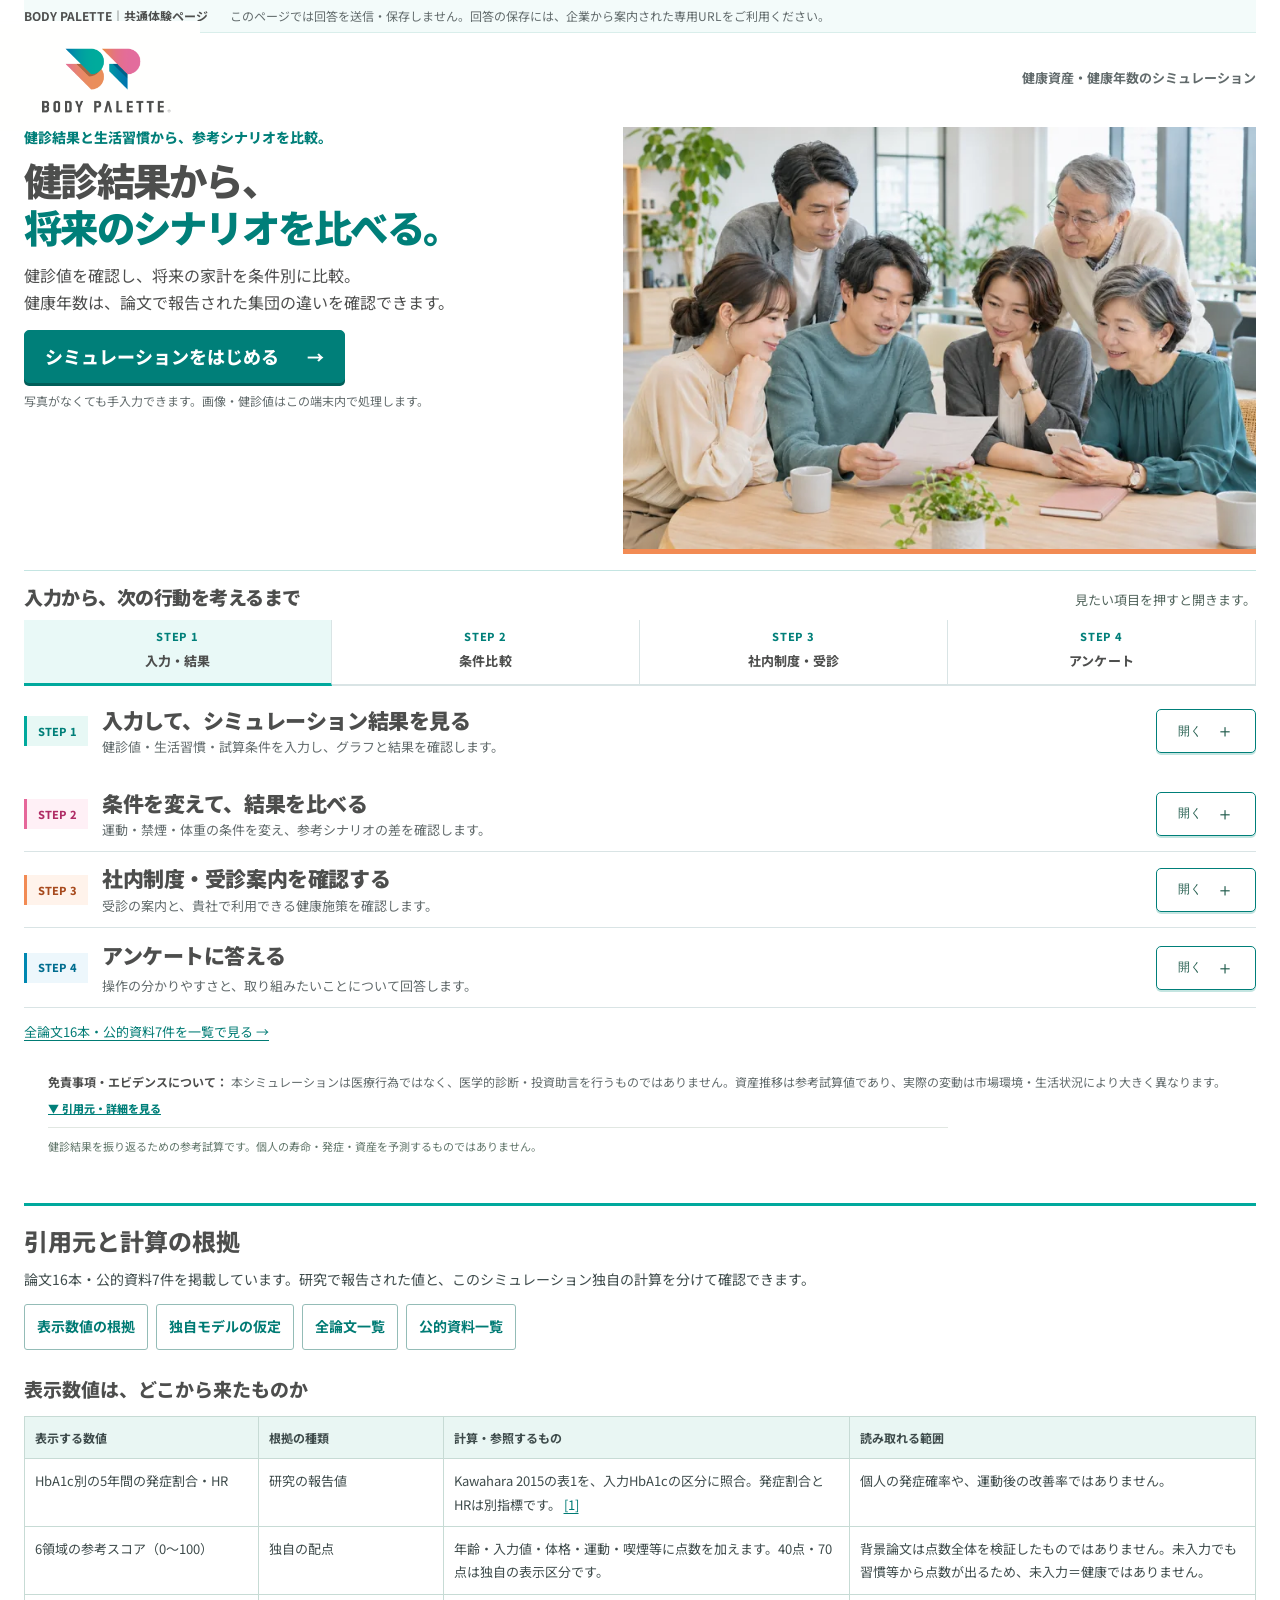
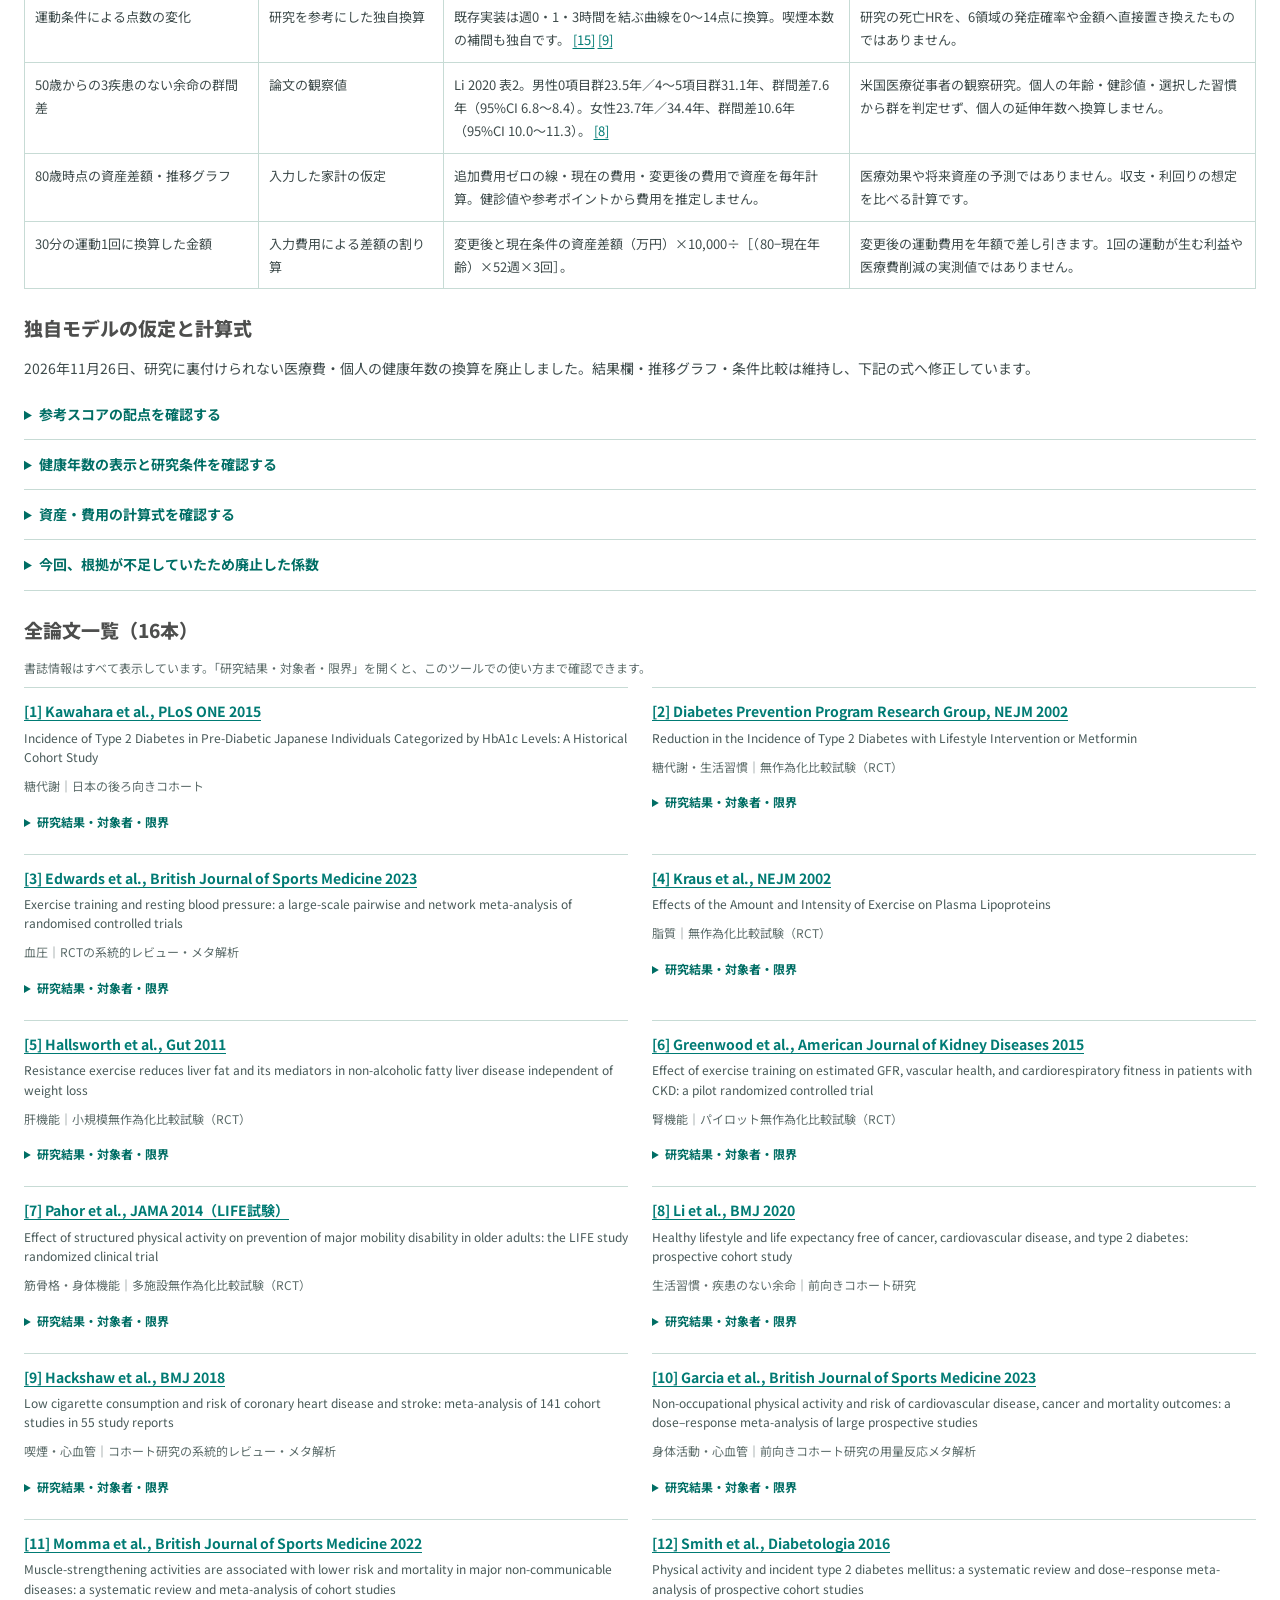
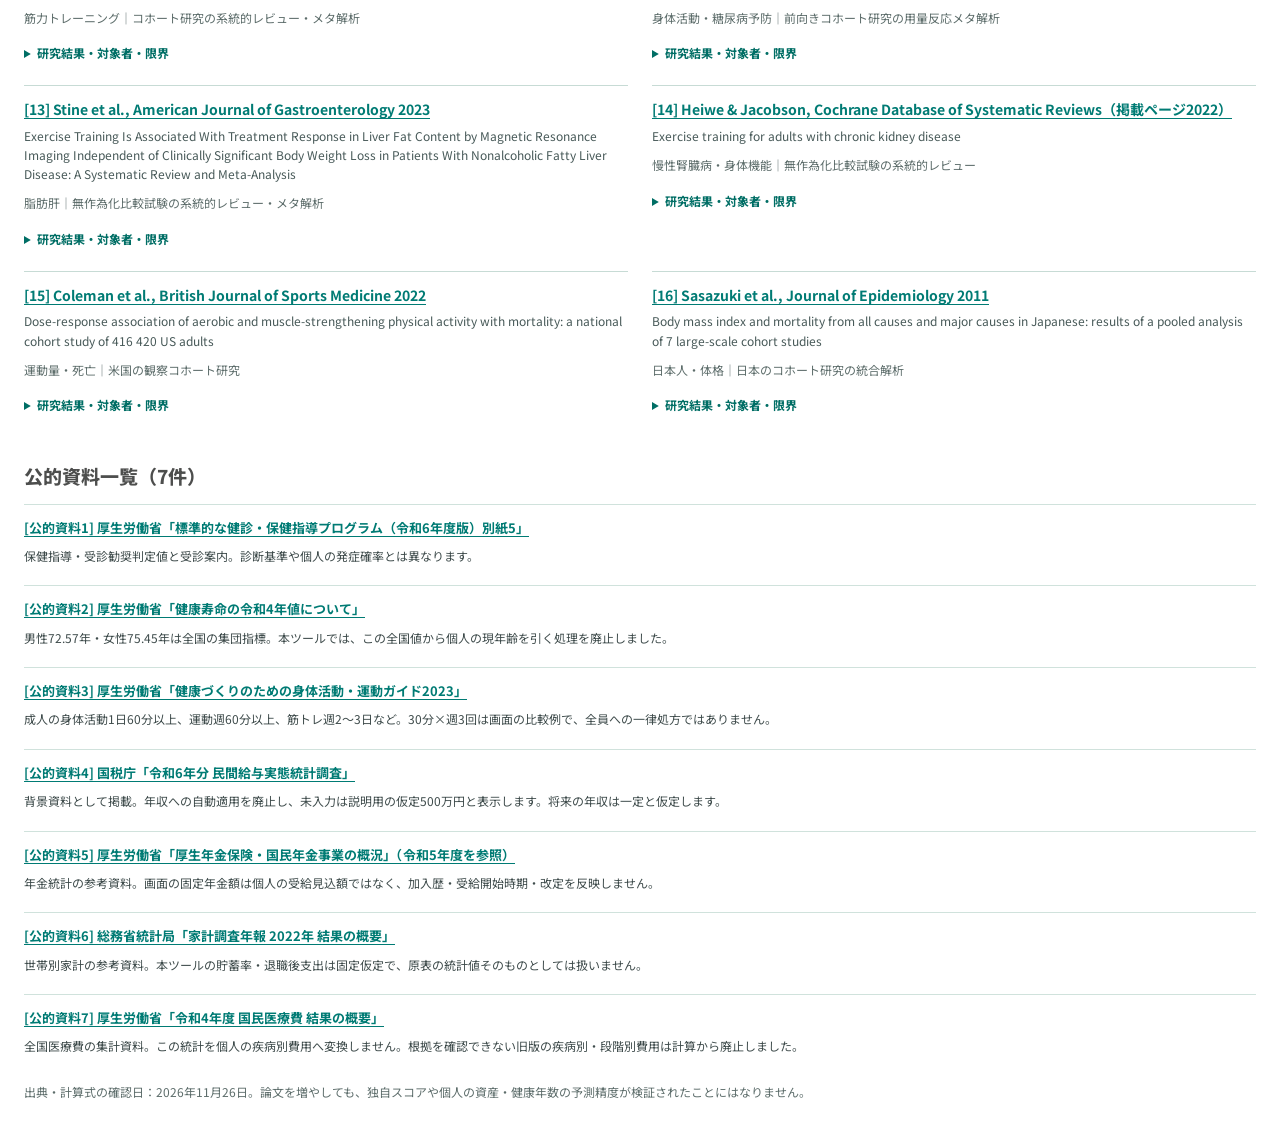
<file: index.html>
<!doctype html>
<html lang="ja">
<head>
<meta charset="UTF-8"/>
<meta name="viewport" content="width=device-width,initial-scale=1.0"/>
<title>BODY PALETTE 健康資産シミュレーター</title>
<link rel="canonical" href="./health-asset-simulation.html"/>

<meta http-equiv="refresh" content="0; url=./health-asset-simulation.html"/>
<script>
  try { location.replace('./health-asset-simulation.html' + location.search + location.hash); }
  catch (e) { location.href = './health-asset-simulation.html'; }
</script>
<style>
  html,body{height:100%;}
  body{margin:0;display:flex;align-items:center;justify-content:center;text-align:center;padding:24px;
    font-family:"Hiragino Sans","Noto Sans JP",Meiryo,sans-serif;background:#fff;color:#4d4e4d;line-height:1.9;}
  a{color:#007f79;font-weight:700;}
</style>
</head>
<body>
  <div>
    <p>BODY PALETTE 健康資産シミュレーターへ移動しています…</p>
    <p><a href="./health-asset-simulation.html">自動で移動しない場合は、こちらをタップしてください</a></p>
  </div>
</body>
</html>
</file>
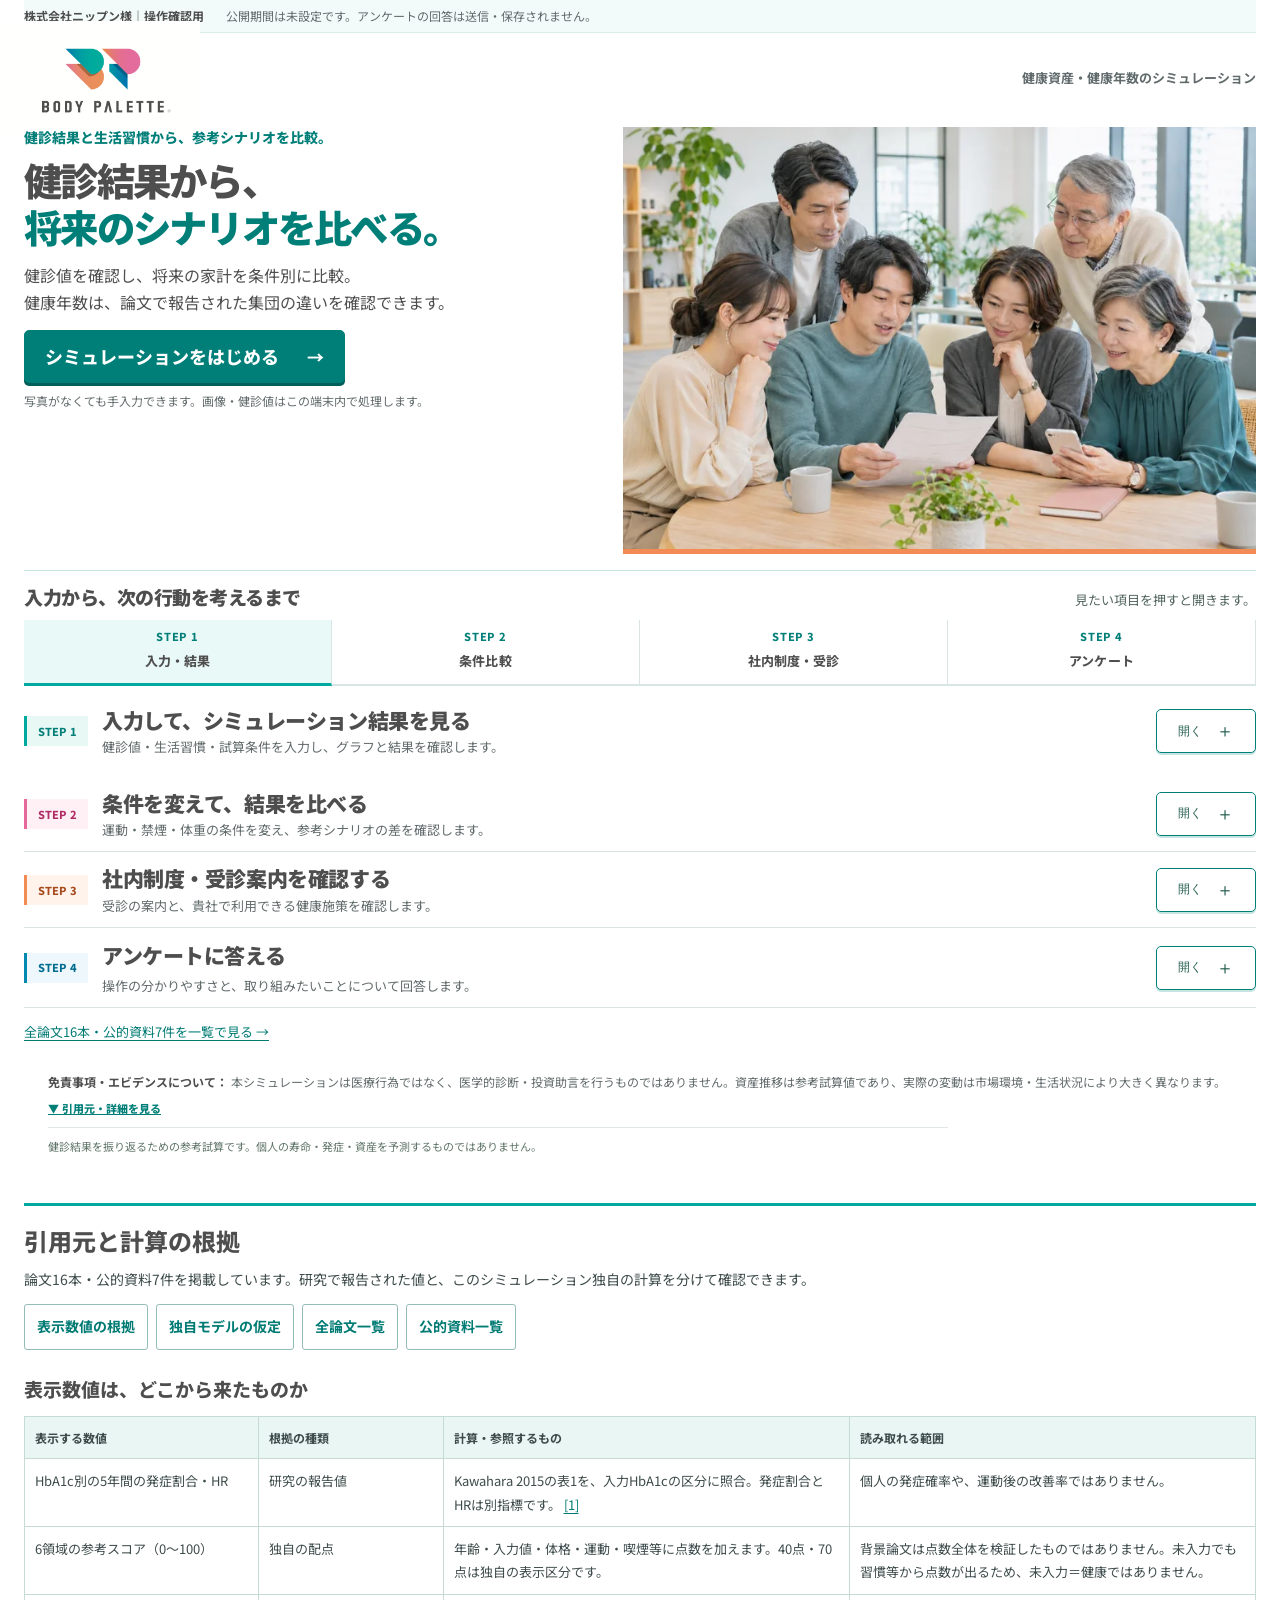
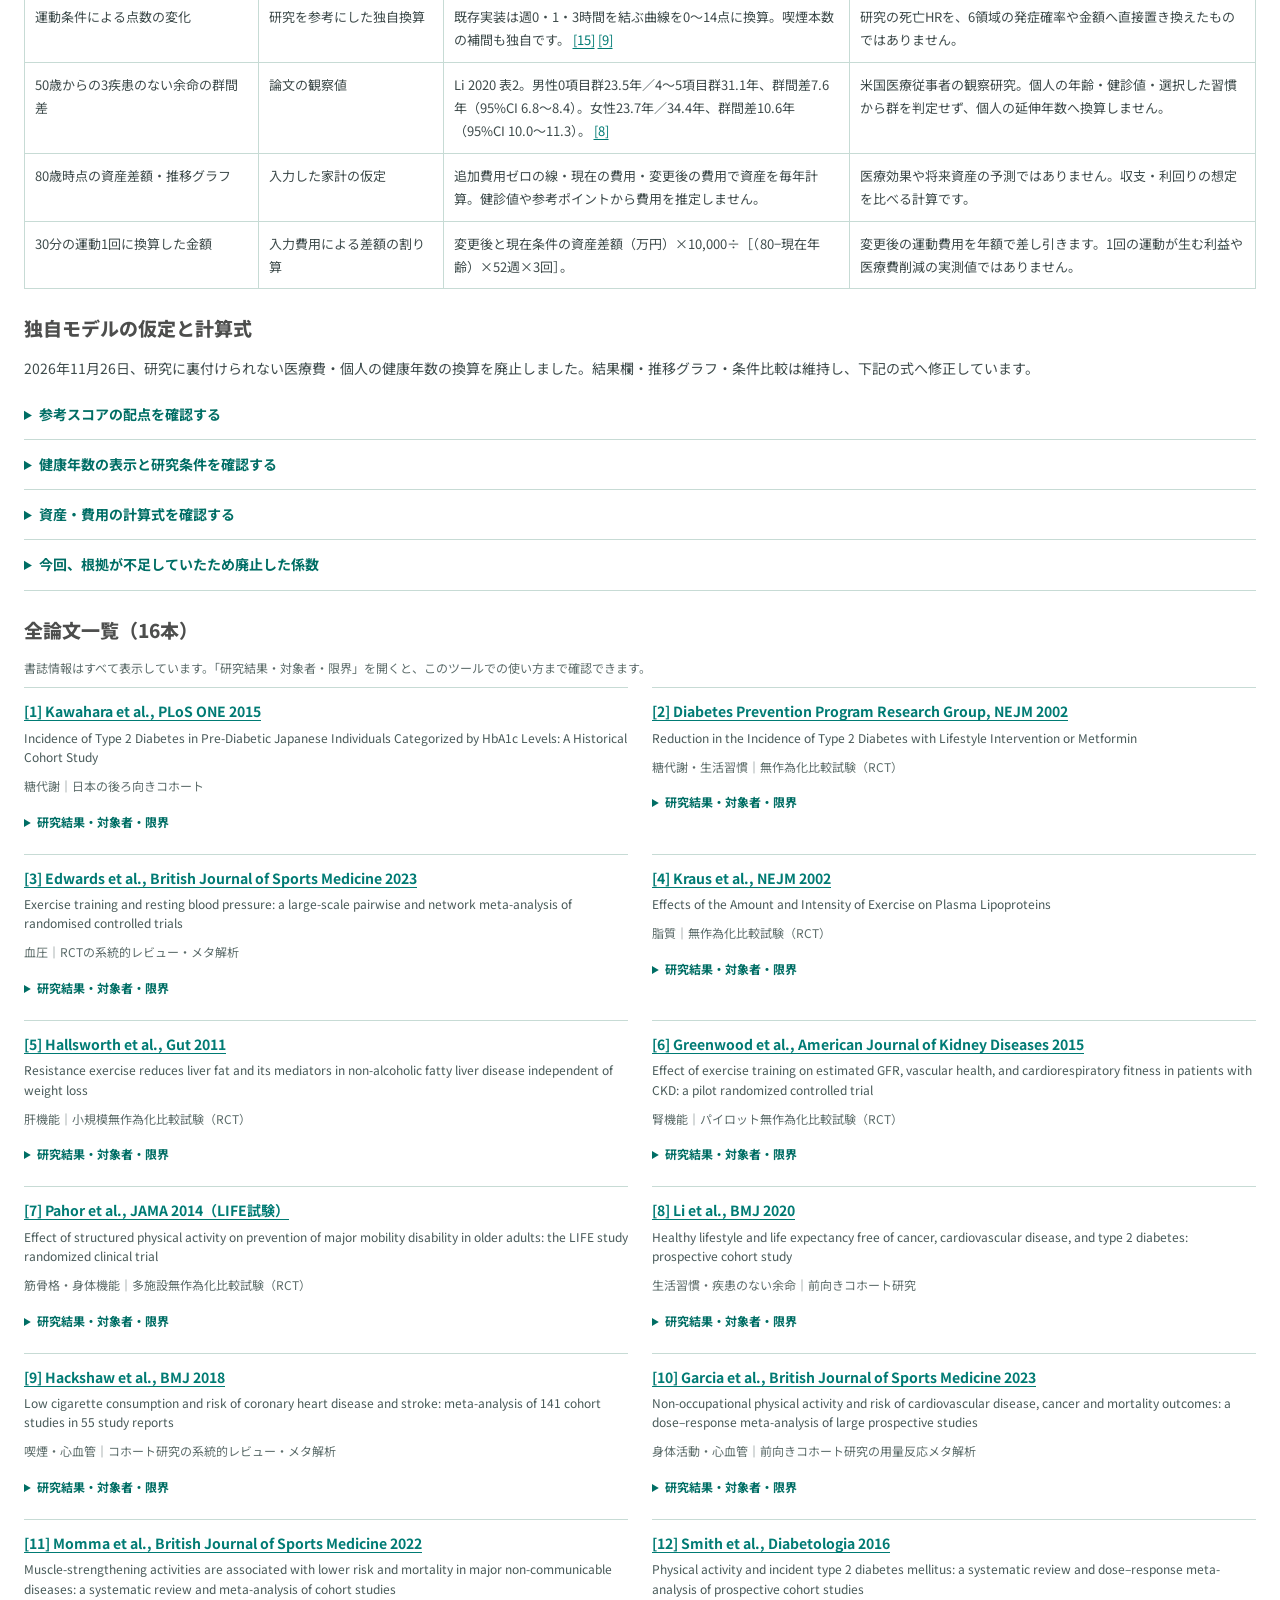
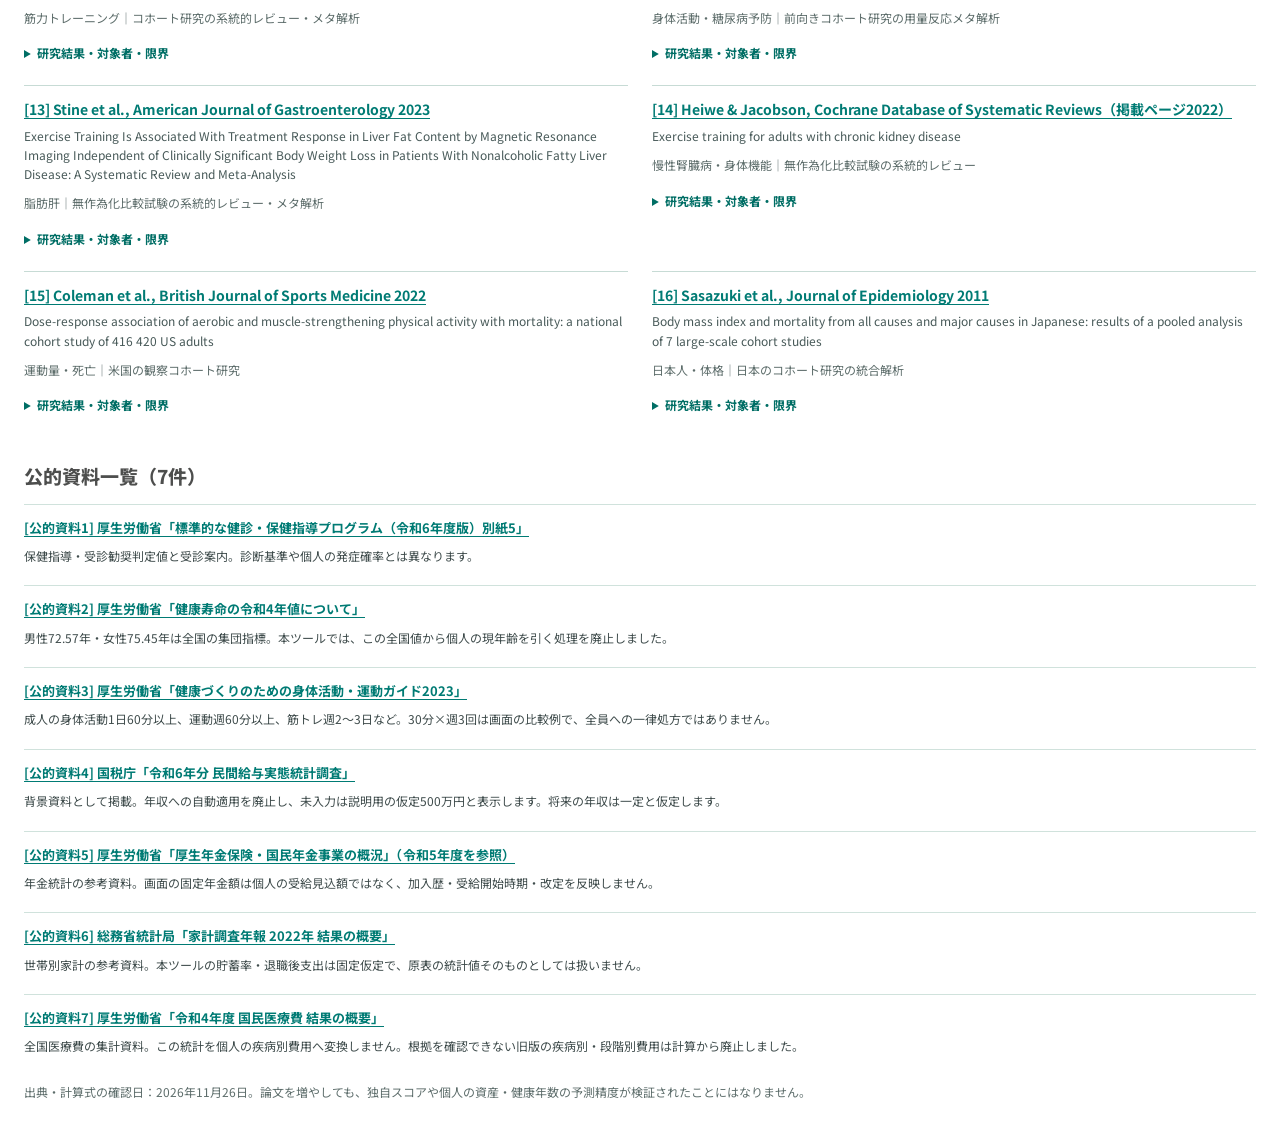
<file: nippn/index.html>
<!doctype html>
<html lang="ja">
<head>
<meta name="robots" content="noindex,nofollow">
<meta charset="UTF-8"/>
<meta name="viewport" content="width=device-width,initial-scale=1.0"/>
<title>ニップン様｜健康資産・健康年数シミュレーション | BODY PALETTE</title>
<link rel="icon" type="image/png" href="assets/images/embedded-brand-0.png"/>
<link rel="apple-touch-icon" href="assets/images/embedded-brand-0.png"/>
<link rel="preconnect" href="https://fonts.googleapis.com"/>
<link rel="preconnect" href="https://fonts.gstatic.com" crossorigin/>
<link href="https://fonts.googleapis.com/css2?family=EB+Garamond:wght@400;500;600&family=Noto+Sans+JP:wght@300;400;500;700;900&family=Shippori+Mincho:wght@400;500;600;700&display=swap" rel="stylesheet" media="print" onload="this.media='all'"/>
<noscript><link href="https://fonts.googleapis.com/css2?family=EB+Garamond:wght@400;500;600&family=Noto+Sans+JP:wght@300;400;500;700;900&family=Shippori+Mincho:wght@400;500;600;700&display=swap" rel="stylesheet"/></noscript>
<link rel="stylesheet" href="assets/min/simulator-base.css?v=a578f9ddb7">
<link rel="stylesheet" href="assets/min/health-ocr.css?v=1e25c49013">
<link rel="stylesheet" href="assets/min/nippn-seminar.css?v=0b4386e0c2">
<link rel="stylesheet" href="assets/min/simulation-experience.css?v=5cb45d55f8">
<link rel="stylesheet" href="assets/min/report-tone.css?v=1577a4a69f">
<link rel="stylesheet" href="assets/min/research-evidence.css?v=f40067d24b">
<link rel="stylesheet" href="assets/min/seminar-survey.css?v=b11d7b752a">
<link rel="stylesheet" href="assets/min/step-accordion.css?v=1f8def8818">
<link rel="stylesheet" href="assets/min/body-palette-ui.css?v=0f49c92625">
<link rel="stylesheet" href="assets/message-first.css?v=f8200f5149">
<link rel="stylesheet" href="assets/intent-experience.css?v=adf2fb43cf">
<link rel="stylesheet" href="assets/bp-brand.css?v=d3f991f01e">
<link rel="stylesheet" href="assets/mobile-experience.css?v=74a623032b">
<link rel="stylesheet" href="assets/min/evidence-catalog.css?v=3e06359c02">
</head>
<body><aside class="nippn-review-note" aria-label="操作確認用のご案内"><strong>株式会社ニップン様｜操作確認用</strong><p>公開期間は未設定です。アンケートの回答は送信・保存されません。</p></aside>


<div class="expiry-overlay" id="expiryOverlay">
  <div class="expiry-card">
    <img src="./assets/images/bp-logo-official.png" alt="BODY PALETTE" class="expiry-logo">
    <div class="expiry-icon">🗓</div>
    <h2>公開期間は終了しました</h2>
    <p>本シミュレーションの公開期間は終了いたしました。<br>ご利用いただきありがとうございました。</p>
    <p class="expiry-sub">健診結果で気になる数値があった方は、<br><strong>二次健診の受診</strong>と、専門家の知見のもとでの<strong>継続的な健康習慣</strong>をお勧めします。</p>
  </div>
</div>

<div class="page">


<div class="consent-overlay" id="consentOverlay" role="dialog" aria-modal="true" aria-labelledby="consentTitle">
  <div class="consent-modal">
    <div class="consent-head">
      <h3 id="consentTitle">シミュレーション実行の前に</h3>
      <p>データの取り扱いについてご確認ください</p>
    </div>
    <div class="consent-body">
      <p id="consentLead">本シミュレーションは、入力いただいた健診データ・資産情報をもとに、健康リスクと将来資産への影響を試算するツールです。</p>
      <ul class="consent-points">
        <li id="consentLocal">入力した健診値・資産情報は<strong>この端末内だけ</strong>で計算に使われます（生の数値は送信しません）</li>
        <li>氏名・連絡先を入力せずに利用できます。入力した健診値・資産額は勤務先へ送信しません</li>
        <li>この画面単体では、アンケートや集計情報を外部へ送信しません</li>
        <li>結果は参考試算値であり、医療診断・投資助言ではありません</li>
      </ul>
      <p style="margin:10px 0 0;font-size:11px;color:var(--muted);text-align:center;">提供：FRACTAL WORKOUT株式会社</p>
      <label class="consent-check-row" for="consentCheck">
        <input type="checkbox" id="consentCheck">
        <span class="check-icon"></span>
        <span class="check-label">上記の内容を理解し、データがブラウザ内のみで処理されることに同意してシミュレーションを実行します</span>
      </label>
      <button class="consent-btn" id="consentOkBtn" disabled>シミュレーションを実行する</button>
      <button class="consent-cancel" id="consentCancelBtn">キャンセル</button>
    </div>
  </div>
</div>


<div class="form-overlay" id="formOverlay" role="dialog" aria-modal="true" aria-labelledby="formTitle">
  <div class="form-modal">
    <div class="form-modal-head">
      <h3 id="formTitle">FRACTAL WORKOUTに相談する</h3>
      <p>無料カウンセリング ｜ オンライン・対面どちらでも対応</p>
      <button class="form-modal-close" id="formCloseBtn" aria-label="閉じる">×</button>
    </div>
    <div class="form-modal-body">


      <div class="form-success" id="formSuccess">
        <div class="fs-icon">✅</div>
        <h4>送信が完了しました</h4>
        <p>ご相談内容を受け付けました。<br>担当スタッフより2営業日以内にご連絡いたします。</p>
      </div>


      <form id="consultForm" novalidate>

        <div class="form-disclaimer">
          <strong>ご注意</strong>
          本カウンセリングは、運動・コンディショニングに関するご相談をお伺いするものです。医療行為、診断、治療、処方を行うものではありません。既往歴や医師からの運動制限がある場合は、事前にその内容をご共有ください。
        </div>


        <div class="form-sec">
          <div class="form-sec-title">必須項目</div>
          <div class="fg2">
            <div class="field">
              <label for="f-name">氏名<span class="req">必須</span></label>
              <input type="text" id="f-name" name="name" placeholder="山田 太郎" required autocomplete="name">
            </div>
            <div class="field">
              <label for="f-email">メールアドレス<span class="req">必須</span></label>
              <input type="email" id="f-email" name="email" placeholder="example@email.com" required autocomplete="email">
            </div>
            <div class="field">
              <label for="f-tel">電話番号<span class="req">必須</span></label>
              <input type="tel" id="f-tel" name="tel" placeholder="090-0000-0000" required autocomplete="tel">
            </div>
            <div class="field">
              <label for="f-contact">希望する連絡方法<span class="req">必須</span></label>
              <select id="f-contact" name="contact_method" required>
                <option value="">選択してください</option>
                <option value="email">メール</option>
                <option value="tel">電話</option>
                <option value="either">どちらでも可</option>
              </select>
            </div>
          </div>
          <div class="field" style="margin-top:10px;">
            <label for="f-purpose">相談希望内容<span class="req">必須</span></label>
            <select id="f-purpose" name="purpose" required>
              <option value="">選択してください</option>
              <option value="shoulder_back">肩こり、腰痛、姿勢改善について相談したい</option>
              <option value="exercise_lack">運動不足を改善したい</option>
              <option value="lifestyle_disease">生活習慣病予防、体力低下について相談したい</option>
              <option value="doctor_recommend">医師から運動を勧められている</option>
              <option value="pilates_pt">ピラティス、パーソナルトレーニングを体験したい</option>
              <option value="corporate">法人、健康経営、保健事業について相談したい</option>
              <option value="other">その他</option>
            </select>
          </div>
          <div class="field" style="margin-top:10px;">
            <label for="f-datetime">希望日時<span class="req">必須</span></label>
            <input type="text" id="f-datetime" name="preferred_datetime" placeholder="例：平日午前、または第1・3土曜日午後など">
          </div>
        </div>


        <div class="form-sec">
          <div class="form-sec-title">任意項目（より適切なご提案のために）</div>
          <div class="field" style="margin-bottom:10px;">
            <label for="f-symptom">現在の身体の悩み<span class="opt-tag">任意</span></label>
            <textarea id="f-symptom" name="symptom" placeholder="例：慢性的な腰痛、デスクワークでの肩こり など"></textarea>
          </div>
          <div class="fg2">
            <div class="field">
              <label for="f-exp">運動経験<span class="opt-tag">任意</span></label>
              <select id="f-exp" name="exercise_exp">
                <option value="">選択してください</option>
                <option value="none">ほとんどない</option>
                <option value="light">軽い運動程度（ウォーキング等）</option>
                <option value="gym">ジム・スポーツクラブ経験あり</option>
                <option value="pt">パーソナルトレーニング経験あり</option>
                <option value="athlete">競技スポーツ経験あり</option>
              </select>
            </div>
            <div class="field">
              <label for="f-freq">通える頻度<span class="opt-tag">任意</span></label>
              <select id="f-freq" name="frequency">
                <option value="">選択してください</option>
                <option value="weekly_1">週1回程度</option>
                <option value="weekly_2">週2回程度</option>
                <option value="weekly_3">30分×週3回</option>
                <option value="monthly">月数回</option>
                <option value="undecided">未定</option>
              </select>
            </div>
          </div>
          <div class="field" style="margin-top:10px;">
            <label for="f-goal">目的<span class="opt-tag">任意</span></label>
            <select id="f-goal" name="goal">
              <option value="">選択してください</option>
              <option value="health">健康維持・増進</option>
              <option value="diet">ダイエット・体型改善</option>
              <option value="rehab">痛み・不調の改善・リハビリ</option>
              <option value="performance">パフォーマンス向上</option>
              <option value="checkup">健診値の改善</option>
              <option value="habit">運動習慣の形成</option>
            </select>
          </div>
          <div class="field" style="margin-top:10px;">
            <label for="f-medical">既往歴または医師からの運動制限の有無<span class="opt-tag">任意</span></label>
            <select id="f-medical" name="medical_history">
              <option value="">選択してください</option>
              <option value="none">特になし</option>
              <option value="has_restriction">医師から運動制限を受けている</option>
              <option value="has_history">既往歴あり（詳細は備考欄へ）</option>
            </select>
          </div>
          <div class="field" style="margin-top:10px;">
            <label for="f-note">入会前に確認したいこと<span class="opt-tag">任意</span></label>
            <textarea id="f-note" name="note" placeholder="料金・スケジュール・施設設備などご自由にどうぞ"></textarea>
          </div>
        </div>

        <button type="submit" class="form-submit" id="formSubmitBtn">送信する — 無料カウンセリングを申し込む</button>
        <p class="privacy-note" style="margin-top:8px;">いただいた個人情報はご相談対応の目的にのみ利用し、FRACTAL WORKOUT株式会社が管理します。ご本人の同意なく第三者へ提供しません。</p>
      </form>

    </div>
  </div>
</div>

<header class="brand-header">
  <a class="brand-logo" href="#layout" aria-label="BODY PALETTE 健康シミュレーションへ"><img class="brand-logo__full" src="./assets/images/bp-logo-official.png" alt="BODY PALETTE" width="230" height="172"></a>
  <div class="ui-brand-context"><span class="ui-status-dot"></span><span>健康寿命・健康資産シミュレーション</span></div>
</header>
<section class="hero" aria-label="このシミュレーションについて">
  <div class="hero-copy">
    <div class="hero-tag">健診結果と生活習慣の確認</div>
    <h1>健康寿命・健康資産<span>シミュレーション</span></h1>
    <p>健診結果と生活習慣をもとに試算します。<br>運動などの条件を変えて、結果を比べられます。</p>
    <a class="ui-start" href="#step1">シミュレーションをはじめる <span aria-hidden="true">→</span></a>
    <p class="hero-input-note">健診票の写真・手入力に対応。健診値・資産額は端末内で処理します。</p>
  </div>
  <figure class="hero-photo"><img src="assets/images/health-check-hero-v5.webp" srcset="assets/images/health-check-hero-v5-768.webp 768w, assets/images/health-check-hero-v5.webp 1536w" sizes="(max-width: 760px) calc(100vw - 32px), (max-width: 1124px) 55vw, 590px" alt="若手からシニアまで男女6人が、健診票とスマートフォンで健康について確認するイメージ" width="1536" height="1024" fetchpriority="high" decoding="async"></figure>
</section>
<div class="steps-intro"><h2>5つのSTEPで進めます</h2><p>見たいSTEPを押すと開きます。はじめての方はSTEP 1から。</p></div>



<nav class="step-nav" id="stepNav">
  <a class="step-nav-item on" href="#step1" data-step="1"><span class="sn-num">STEP 1</span><span class="sn-label">テーマ選択</span></a>
  <a class="step-nav-item" href="#step2" data-step="2"><span class="sn-num">STEP 2</span><span class="sn-label">入力・結果</span></a>
  <a class="step-nav-item" href="#step3" data-step="3"><span class="sn-num">STEP 3</span><span class="sn-label">条件比較</span></a>
  <a class="step-nav-item" href="#nextPlan" data-step="4"><span class="sn-num">STEP 4</span><span class="sn-label">社内施策</span></a>
  <a class="step-nav-item" href="#seminarSurvey" data-step="5"><span class="sn-num">STEP 5</span><span class="sn-label">アンケート</span></a>
</nav>

<div class="layout" id="layout">


<div class="panel" id="p0">
  <div class="ph" id="step1"><span class="ph-step">STEP 1</span><span id="step1Title">テーマを選ぶ</span></div>
  <div class="pb">

    <div class="mode-select" id="modeSelect">
      <div class="mode-select-q">試算するテーマを選んでください</div>
      <div class="mode-cards">
        <button type="button" class="mode-card" data-mode="asset" id="modeAsset" aria-pressed="false">
          <span class="mode-ico">💰</span>
          <span class="mode-t">健康資産を比べる</span>
          <span class="mode-d">入力した費用・家計の仮定から、80歳時点の資産を比較します。</span>
        </button>
        <button type="button" class="mode-card" data-mode="lifespan" id="modeLife">
          <span class="mode-ico">🌱</span>
          <span class="mode-t">研究の健康年数を比べる</span>
          <span class="mode-d">生活習慣の異なる研究集団の年数を確認します。個人の予測ではありません。</span>
        </button>
      </div>
    </div>

    <div id="modeFlow" hidden>
    <div class="mode-context" id="modeContext" role="status"></div>



    <section class="ocr-box" aria-labelledby="ocrTitle">
      <h3 id="ocrTitle">健診結果を写真から入力</h3>
      <p>今回の健診結果を読み取り、写真と照合して反映します。</p>
      <div class="ocr-capture-actions">
        <label class="ocr-camera-control" id="ocrCameraButton" for="ocrCamera">写真を撮って読み取る<input id="ocrCamera" type="file" accept="image/jpeg,image/png,image/webp" capture="environment" aria-label="写真を撮って読み取る" aria-describedby="ocrCameraHelp ocrPrivacy ocrStatus"></label>
        <label class="ocr-file-control" for="ocrFile">ファイルを選択<input id="ocrFile" type="file" accept="image/jpeg,image/png,image/webp" aria-label="健診結果のファイルを選択" aria-describedby="ocrCameraHelp ocrPrivacy ocrStatus"></label>
      </div>
      <p id="ocrFileName" class="ocr-file-name" role="status">未選択</p>
      <p id="ocrCameraHelp">JPEG・PNG・WebP／15MBまで。PDFはスクリーンショットをご利用ください。</p>
      <p id="ocrPrivacy">画像は送信・保存せず、ブラウザ内で読み取ります。</p>
      <details class="ocr-privacy-details"><summary>画像の扱い・撮影について</summary><p>撮影できない場合は「ファイルを選択」をご利用ください。撮影写真の端末への保存はOS・カメラの仕様によります。読取エンジンの取得には通信が必要な場合があります。</p></details>
      <p id="ocrStatus" role="status" aria-live="polite">写真を選んでください。</p>
      <progress id="ocrProgress" max="1" aria-label="画像の読み取り進捗" hidden></progress>
      <button type="button" id="ocrCancel" hidden>読み取りを中止</button>
      <img id="ocrPreview" class="ocr-preview" alt="選択した健診結果。今回の結果と単位を確認してください" hidden>
      <div id="ocrReview" hidden>
        <p>基準値や前回値を誤読する場合があります。写真と照合して修正してください。入力済みの項目は、反映した項目だけ置き換わります。</p>
        <div id="ocrRows"></div>
        <details><summary>読み取った文字を確認する</summary><pre id="ocrText" style="white-space:pre-wrap;overflow-wrap:anywhere;font-size:12px"></pre></details>
        <label class="ocr-confirm" for="ocrConfirm"><input id="ocrConfirm" type="checkbox">写真の今回の結果・単位と、反映する数値が一致していることを確認しました</label>
        <div class="ocr-actions"><button type="button" class="ocr-primary" id="ocrApply">確認した数値を入力欄へ反映</button><button type="button" id="ocrDiscard">読み取り結果を破棄</button></div>
      </div>
    </section>
    <button type="button" class="adv-toggle" id="advToggle">
      <span class="adv-toggle-icon">＋</span>
      健診結果（13項目）を入力する
      <span class="adv-toggle-sub">写真がなくても手入力できます。未入力の項目は判定できません</span>
    </button>

    <div class="precision-meter" id="precisionMeter">
      <div class="pm-head">
        <span class="pm-label">健診結果の入力状況</span>
        <span class="pm-level" id="pmLevel" data-lv="簡易">簡易</span>
      </div>
      <div class="pm-bar"><div class="pm-fill" id="pmFill"></div></div>
      <div class="pm-note" id="pmNote">健診結果を入れるほど、<strong>判定に使える項目</strong>が増えます（簡易→標準→詳細）。分かる項目だけ入力してください。</div>
    </div>

    <div id="advancedInputs" style="display:none">
    <div class="sec-title">健診結果（13項目・任意）</div>
    <div class="subnote">分かる項目だけ、今回の健診結果と単位を確認して入力してください。</div>

    <div class="hd-group-label"><svg viewBox="0 0 24 24"><circle cx="12" cy="7" r="3.2"/><path d="M5.5 21v-1.5a6.5 6.5 0 0 1 13 0V21"/></svg>体格</div>
    <div class="fg2">
      <div class="field"><label for="height">身長 (cm)</label><input id="height" type="number" step="any" inputmode="decimal" placeholder="例：170" min="100" max="250"><span class="ferr" id="e-height">100〜250cmで入力</span></div>
      <div class="field"><label for="weight">体重 (kg)</label><input id="weight" type="number" step="any" inputmode="decimal" placeholder="例：68" min="20" max="300"><span class="ferr" id="e-weight">20〜300kgで入力</span></div>
      <div class="field"><label for="waist">腹囲・おへそ周り (cm)</label><input id="waist" type="number" step="any" inputmode="decimal" placeholder="例：85" min="40" max="200"><span class="ferr" id="e-waist">40〜200cmで入力</span></div>
    </div>

    <div class="hd-group-label"><svg viewBox="0 0 24 24"><path d="M12 20s-6.5-4.2-6.5-9.2A3.7 3.7 0 0 1 12 8a3.7 3.7 0 0 1 6.5 2.6C18.5 15.8 12 20 12 20z"/></svg>血圧</div>
    <div class="fg2">
      <div class="field"><label for="sbp">収縮期・上の血圧 (mmHg)</label><input id="sbp" type="number" step="any" inputmode="decimal" placeholder="例：128" min="60" max="260"><span class="ferr" id="e-sbp">60〜260で入力</span></div>
      <div class="field"><label for="dbp">拡張期・下の血圧 (mmHg)</label><input id="dbp" type="number" step="any" inputmode="decimal" placeholder="例：80" min="30" max="160"><span class="ferr" id="e-dbp">30〜160で入力</span></div>
    </div>

    <div class="hd-group-label"><svg viewBox="0 0 24 24"><path d="M12 3.5s5.5 6 5.5 10.5a5.5 5.5 0 0 1-11 0C6.5 9.5 12 3.5 12 3.5z"/></svg>脂質</div>
    <div class="fg3">
      <div class="field"><label for="ldl">LDL・悪玉 (mg/dL)</label><input id="ldl" type="number" step="any" inputmode="decimal" placeholder="例：120" min="30" max="400"><span class="ferr" id="e-ldl">30〜400で入力</span></div>
      <div class="field"><label for="hdl">HDL・善玉 (mg/dL)</label><input id="hdl" type="number" step="any" inputmode="decimal" placeholder="例：55" min="15" max="150"><span class="ferr" id="e-hdl">15〜150で入力</span></div>
      <div class="field"><label for="tg">中性脂肪・TG (mg/dL)</label><input id="tg" type="number" step="any" inputmode="decimal" placeholder="例：120" min="20" max="1500"><span class="ferr" id="e-tg">20〜1500で入力</span></div>
    </div>

    <div class="hd-group-label"><svg viewBox="0 0 24 24"><path d="M9 3.5h6M10 3.5v5.5l-4 7A2 2 0 0 0 7.8 19h8.4a2 2 0 0 0 1.8-3l-4-7V3.5"/><path d="M7.5 14.5h9"/></svg>血糖</div>
    <div class="fg2">
      <div class="field"><label for="glucose">空腹時血糖 (mg/dL)</label><input id="glucose" type="number" step="any" inputmode="decimal" placeholder="例：105" min="40" max="600"><span class="ferr" id="e-glucose">40〜600で入力</span></div>
      <div class="field"><label for="hba1c">HbA1c・過去1〜2ヶ月の血糖 (%)</label><input id="hba1c" type="number" inputmode="decimal" step="any" placeholder="例：5.8" min="3" max="15"><span class="ferr" id="e-hba1c">3〜15で入力</span></div>
    </div>

    <div class="hd-group-label"><svg viewBox="0 0 24 24"><path d="M4 8c4-2.5 12-2.5 16 0 0 5.5-3.5 9.5-8.5 11.5C7 17.5 4 13.5 4 8z"/><path d="M9 11c1.5 1.5 4 1.5 5.5 0"/></svg>肝機能</div>
    <div class="fg3">
      <div class="field"><label for="ast">AST・肝機能 (U/L)</label><input id="ast" type="number" step="any" inputmode="decimal" placeholder="例：22" min="5" max="1000"><span class="ferr" id="e-ast">5〜1000で入力</span></div>
      <div class="field"><label for="alt">ALT・肝機能 (U/L)</label><input id="alt" type="number" step="any" inputmode="decimal" placeholder="例：24" min="5" max="1000"><span class="ferr" id="e-alt">5〜1000で入力</span></div>
      <div class="field"><label for="ggt">γ-GTP・肝機能/飲酒 (U/L)</label><input id="ggt" type="number" step="any" inputmode="decimal" placeholder="例：35" min="5" max="2000"><span class="ferr" id="e-ggt">5〜2000で入力</span></div>
    </div>


    <div class="mets-banner" id="metsBanner" style="display:none">
      <div class="mets-icon">⚠</div>
      <div class="mets-body">
        <div class="mets-title" id="metsBannerTitle">メタボリックシンドローム疑い</div>
        <div class="mets-desc" id="metsBannerDesc">入力値に基づく判定です。確定診断は医療機関で受けてください。</div>
      </div>
    </div>

    </div>

    <div class="step2-head" id="step2"><span class="ph-step">STEP 2</span>生活習慣・試算条件</div>
    <div class="sec-title">現在の生活習慣を入力</div>
    <div class="fg2">
      <div class="field">
        <label for="gender">性別</label>
        <select id="gender"><option value="male">男性</option><option value="female">女性</option></select>
      </div>
      <div class="field">
        <label for="age">年齢</label>
        <select id="age"></select>
      </div>
      <div class="field">
        <label for="habit">運動習慣</label>
        <select id="habit">
          <option value="none">ほぼない</option>
          <option value="30x1">①30分の運動を週1回</option>
          <option value="30x2">②30分の運動を週2回</option>
          <option value="30x3">③30分の運動を週3回</option>
          <option value="60x1">④60分の運動を週1回</option>
          <option value="60x2">⑤60分の運動を週2回</option>
          <option value="60x3">⑥60分の運動を週3回</option>
        </select>
      </div>
      <div class="field">
        <label for="smoking">喫煙習慣</label>
        <select id="smoking">
          <option value="never">非喫煙</option>
          <option value="past">過去喫煙（禁煙済み）</option>
          <option value="current">現在喫煙中</option>
        </select>
      </div>
    </div>

    <div class="field cig-count-field" id="cigCountField" style="display:none">
      <label for="cigCount">1日の本数（本）</label>
      <input id="cigCount" type="number" inputmode="numeric" min="1" max="60" placeholder="未入力の場合は1日20本として試算します">
      <span class="subnote" style="margin:6px 0 0;">本数に応じてモデル内の参考スコアが変わります。実際の発症確率を示すものではありません。</span>
    </div>

    <div class="sec-title mode-asset-only" id="assetInfoTitle">資産情報</div>
    <div class="asset-box mode-asset-only" id="assetInfoBox">
      <div class="fg2">
        <div class="field">
          <label for="income">現在の年収（万円）</label>
          <input id="income" type="number" min="0" step="any" inputmode="decimal" placeholder="例：500">
        </div>
        <div class="field">
          <label for="assets">現在の総資産（万円）</label>
          <input id="assets" type="number" min="0" step="any" inputmode="decimal" placeholder="例：300">
        </div>
      </div>
      <div class="asset-hint">
        ※年収が未入力の場合は、説明用の仮定500万円を使用します（統計の平均ではありません）。<br>
        ※総資産は貯蓄＋投資の合計額を入力してください。
      </div>
    </div>

    <details class="mode-asset-only model-note" id="economicAssumptions" open><summary>資産グラフの費用条件を設定する</summary><p><strong>健診値から医療費は算出しません。</strong>追加費用・収入減は、ご自身の見積りや比較したい仮定を入れてください。未入力は0として描画しますが、費用ゼロ・健康という判定ではありません。変更後の費用は生活習慣を選ぶだけでは自動で減りません。</p><div class="fg2"><div class="field"><label for="currentCostAssumption">現在条件の年間追加費用（万円）</label><input id="currentCostAssumption" type="number" min="0" max="1000" step="0.1" value="0"></div><div class="field"><label for="changedCostAssumption">変更後の年間追加費用（万円）</label><input id="changedCostAssumption" type="number" min="0" max="1000" step="0.1" value="0"></div><div class="field"><label for="exerciseCostAssumption">変更後の年間運動費用（万円）</label><input id="exerciseCostAssumption" type="number" min="0" max="1000" step="0.1" value="0"></div><div class="field"><label for="incomeLossAssumption">現在条件の年間収入減（%）</label><input id="incomeLossAssumption" type="number" min="0" max="100" step="1" value="0"></div><div class="field"><label for="changedLossAssumption">変更後の年間収入減（%）</label><input id="changedLossAssumption" type="number" min="0" max="100" step="1" value="0"></div><div class="field"><label for="savingAssumption">年収のうち資産に回す割合（%）</label><input id="savingAssumption" type="number" min="0" max="100" step="1" value="10"></div><div class="field"><label for="retireAssumption">退職・年金への切替年齢</label><input id="retireAssumption" type="number" min="0" max="80" step="1" value="65"></div><div class="field"><label for="pensionAssumption">退職後の年間手取り収入（万円）</label><input id="pensionAssumption" type="number" min="0" max="10000" step="1" value="180"></div><div class="field"><label for="livingAssumption">退職後の年間生活費（万円）</label><input id="livingAssumption" type="number" min="0" max="10000" step="1" value="180"></div><div class="field"><label for="returnAssumption">年間運用利回り（%）</label><input id="returnAssumption" type="number" min="0" max="10" step="0.1" value="3"></div></div><input id="medicalShare" type="hidden" value="100"><p>追加費用は医療費などの<strong>本人負担額</strong>。通常の生活費との重複を除いて入力します。初期の年収500万円・退職後収入180万円・生活費180万円・貯蓄10%・利回り3%は統計の平均ではなく、変更できる説明用の仮定です。税・物価・給付・借入利息は自動計算しません。</p><button type="button" id="financialExample">費用の仮例を入れて試す</button><p id="financialExampleNote" hidden>費用の仮例：現在20万円/年 → 変更後10万円/年、運動費3万円/年。医療効果や実績に基づく金額ではありません。</p></details>
    <div class="demo-bar">
      <button type="button" class="db-reset" id="resetFormBtn">↺ リセット（最初から）</button>
      <button type="button" id="demoFillBtn" style="display:none">▶ デモ用サンプルを入力</button>
    </div>
    <button class="cta-btn" id="runBtn">健康資産をシミュレーションする</button>
    <div class="input-reassurance" aria-label="シミュレーションについて"><span>氏名入力なし</span><span>入力はこの画面で試算</span></div>
    <p class="privacy-note">入力内容はこのページ内で試算に使用され、氏名・連絡先は入力しません。</p>
    </div>
  </div>
</div>


<div class="panel" id="p1">
  <div id="prerunMsg" aria-live="polite">
    <div class="pm-t">試算結果</div>
    <div class="pm-s">入力後に実行ボタンを押すと、ここに表示されます。</div>
  </div>
  <div class="ph result-section-heading" id="simulationResults">あなたの健康資産シミュレーション結果</div>
  <div class="pb">


    <div class="print-title">健康資産シミュレーション｜参考試算結果</div>


    <div class="graph-wrap mode-asset-only">
      <div class="graph-title">健康資産の推移（現在〜80歳）</div>
      <div class="graph-sub">青：追加負担なしの比較基準　赤：現在の条件を続ける想定</div>
      <canvas id="chart" role="img" aria-label="現在から80年（50歳から）の健康資産推移を比較する参考グラフ。金額と計算条件はグラフ下の比較対象で確認できます。"></canvas>
      <div class="g-legend">
        <div><span class="g-dot" style="background:#638fa7"></span>比較基準（追加負担なし）</div>
        <div><span class="g-dot" style="background:#d46f8e"></span>現在の条件</div>
        <div id="legendImproved" style="display:none"><span class="g-dot" style="background:#0a807c"></span>生活習慣を改善した場合</div>
        <div><span class="g-dot" style="background:#c6d6d3;width:14px;height:2px;border-radius:0;margin-top:4px;"></span>退職前は入力年収を一定と仮定</div>
        <div><span class="g-dot" style="background:#0fa8a3;width:14px;height:3px;border-radius:0;margin-top:3px;"></span>入力した退職年齢で収入を切替</div>
      </div>
    </div>

    <div class="pr-a">

    <div class="checkup-alert" id="checkupAlert" style="display:none">
      <div class="ca-icon">⚠</div>
      <div class="ca-body">
        <div class="ca-title" id="caTitle">注意：健診基準値を超える項目があります</div>
        <div class="ca-detail" id="caDetail"></div>
      </div>
    </div>


    <div class="age80-box mode-asset-only" id="age80box">
      <div class="a80-main">
        <div class="a80-main-label" id="a80mainLabel">追加負担なしの比較基準に対する、80歳時点の資産差額</div>
        <div class="a80-main-num" id="a80diffBig">--</div>
        <div class="a80-main-sub" id="a80mainSub">現在の条件と比較基準との差です。実際の資産残高ではありません。</div>
      </div>
      <div class="a80-calc">
        <div class="a80-c-cell"><span class="cl">健康維持なら</span><span class="cv good" id="a80good">--</span></div>
        <span class="a80-c-op" id="a80op">−</span>
        <div class="a80-c-cell"><span class="cl" id="a80badLabel">現在の条件の場合</span><span class="cv bad" id="a80bad">--</span></div>
        <span class="a80-c-op">＝</span>
        <div class="a80-c-cell res"><span class="cl">比較基準との差額</span><span class="cv diff" id="a80diffCalc">--</span></div>
      </div>
    </div>


    <div class="life-result mode-life-only" id="lifespanResult">
      <div class="life-main">
        <div class="life-main-label">研究集団で報告された、疾患のない余命の差</div>
      <div class="life-main-num" id="lifeLostBig">--</div>
      <div class="life-main-sub" id="lifeLostSub">50歳時点の研究集団の比較です。個人の寿命・延伸年数の予測ではありません。</div>
    </div>
    <div class="life-vision">
      <div class="life-vision-copy">
        <div class="life-vision-kicker">健康年数の比較</div>
        <div class="life-vision-title" id="lifeVisionTitle">生活習慣の条件を変えて比較できます。</div>
        <div class="life-vision-sub" id="lifeVisionSub">表示する年数は独自モデルの参考値です。個人の寿命を予測するものではありません。</div>
        <div class="life-days"><strong id="lifeDays">--</strong><span>集団の観察値（個人の予測ではありません）</span></div>
      </div>
    </div>
    <div class="life-compare">
        <div class="life-mini">
          <span class="life-mini-lbl">低リスク条件4〜5項目群</span>
          <span class="life-mini-val good" id="lifeMaintainAge">--</span>
          <span class="life-mini-u">年（50歳から）</span>
        </div>
        <div class="life-mini">
          <span class="life-mini-lbl">低リスク条件0項目群</span>
          <span class="life-mini-val bad" id="lifeNeglectAge">--</span>
          <span class="life-mini-u">年（50歳から）</span>
        </div>
      </div>
      <div class="life-bar" id="lifeBar">
        <div class="lb-cap-row"><span>研究集団</span><span>50歳からの疾患のない余命</span></div>
        <div class="lb-row">
          <span class="lb-cap good">4〜5項目群</span>
          <div class="lb-track"><div class="lb-fill good" id="lbGood"></div><span class="lb-age" id="lbGoodAge">--歳</span></div>
        </div>
        <div class="lb-row">
          <span class="lb-cap bad">0項目群</span>
          <div class="lb-track"><div class="lb-fill bad" id="lbBad"></div><span class="lb-age" id="lbBadAge">--歳</span></div>
        </div>
        <div class="lb-gap" id="lbGap">比較基準と現在の条件による年数差です</div>
      </div>
      <div class="life-actions" id="lifeActions"></div>
      <div class="life-live-change" id="lifeLiveChange" hidden aria-live="polite">
        <div class="life-live-change-label">選んだ改善を、この試算に反映</div>
        <strong id="lifeLiveValue">+--年</strong>
        <span id="lifeLiveSub">生活習慣を変えた場合の健康寿命の差を表示します。</span>
      </div>
      <div class="life-src" id="lifeSrc"></div>
    </div>
    <div class="life-teaser mode-life-only" id="lifeTeaser"></div>


    <div class="sec-title" id="riskTitle" style="margin-top:22px;">6つの健康リスクを確認</div>
    <div class="subnote" id="precDetail">入力データをもとに判定しています</div>
    <div id="riskRows"></div>
    <div class="prec-row">
      <div style="font-size:11px;color:var(--muted);font-weight:700;">入力状況</div>
      <div id="precText" style="font-size:18px;font-weight:900;color:var(--navy);">--</div>
    </div>


    <div class="trend-box">
      <div class="trend-title">研究で報告された関連を知る <span class="ev-tag">研究の集団データ</span></div>
      <div id="trendRows"></div>
      <div class="trend-src" id="trendSrc"></div>
    </div>
    </div>

    <div class="pr-b">

    <div class="improve-box" id="improveBox">
      <div class="improve-title" id="improveTitle">生活習慣を変えた場合の試算</div>
      <div class="improve-sub" id="improveSub">変更する条件を選ぶと、比較結果を表示します。</div>
      <div class="improve-try" id="improveTry">
        <div>
          <div class="improve-try-kicker">変更する条件の例</div>
          <div class="improve-try-title" id="improveTryTitle">30分×週3回の運動を続ける場合を試算する</div>
          <div class="improve-try-desc" id="improveTryDesc">選んだ条件と、現在の条件を比べます。</div>
        </div>
        <button type="button" class="try-improve-btn" id="tryImproveBtn" data-improve-action="exercise">この条件で比べる →</button>
      </div>
      <div class="improve-toggles" id="improveToggles">
        <label class="improve-chk" for="impQuitSmoke" id="impQuitSmokeWrap">
          <input type="checkbox" id="impQuitSmoke">
          <span class="check-icon"></span>
          <span><span class="ic-label">禁煙する</span><span class="ic-note" id="impQuitSmokeNote"></span></span>
        </label>
        <label class="improve-chk" for="impExercise" id="impExerciseWrap">
          <input type="checkbox" id="impExercise">
          <span class="check-icon"></span>
          <span><span class="ic-label">運動習慣をつける（30分×週3回）</span><span class="ic-note" id="impExerciseNote"></span></span>
        </label>
        <div class="improve-slider-row" id="impWeightRow">
          <div class="isr-head">
            <div class="isr-label">体重を減らす</div>
            <div class="isr-val" id="impWeightVal">0kg</div>
          </div>
          <div class="isr-ctrl">
            <button type="button" class="isr-btn" id="impWeightMinus" aria-label="1kg減らす">−</button>
            <input type="range" id="impWeightLoss" min="0" max="15" step="1" value="0">
            <button type="button" class="isr-btn" id="impWeightPlus" aria-label="1kg増やす">＋</button>
          </div>
          <div class="isr-note" id="impWeightNote">ボタン（−／＋）またはバーで、減らす体重を選べます。身長・体重の入力が必要です。</div>
        </div>
      </div>
      <div class="improve-result" id="improveResult" style="display:none">
        <div class="ir-item">
          <div class="ir-label" id="impRiskLabel">総合疾患リスクスコア</div>
          <div class="ir-val small" id="impRiskScore">--</div>
        </div>
        <div class="ir-item">
          <div class="ir-label" id="impOutcomeLabel">改善した場合の80歳資産</div>
          <div class="ir-val" id="impGood">--</div>
        </div>
        <div class="ir-item">
          <div class="ir-label" id="impDiffLabel">現在の条件との差額</div>
          <div class="ir-val" id="impDiff">--</div>
        </div>
      </div>
    </div>

    </div>

    <div class="pr-c">

    <details class="loss-summary mode-asset-only"><summary class="loss-title">健康リスクによる推定損失内訳・計算条件を見る</summary><p class="model-note">独自モデルの仮定による参考値です。以下の項目は計算範囲が異なるため単純合計せず、資産差額と区別してご覧ください。</p>
      <div class="loss-grid">
        <div class="loss-card">
          <div class="lc-label">設定した仮定による<br>累積収入減（参考）</div>
          <div class="lc-val" id="lossPT">--</div>
        </div>
        <div class="loss-card">
          <div class="lc-label">本人負担割合を適用した<br>累積医療費（仮定）</div>
          <div class="lc-val" id="lossMed">--</div>
        </div>
        <div class="loss-card">
          <div class="lc-label">収入減に対する<br>運用機会差（参考）</div>
          <div class="lc-val" id="lossComp">--</div>
        </div>
      </div>
      <div class="loss-total">
        <div class="lt-label">80歳時点の資産差額（試算）</div>
        <div class="lt-val" id="lossTotal">--</div>
        <div class="lt-sub">※試算値。実際は個人の状況により異なります。</div>
      </div>
    </details>

    </div>


      <div class="roi-block" id="roiBlock">
        <span class="roi-step-tag">運動の条件による比較</span>
        <h2 class="roi-title">30分×週3回の運動を続けた場合</h2>
        <p class="roi-lead">現在の運動習慣を続ける場合と、80歳時点の資産を比べます。</p>

        <div class="roi-headline-num">
          <div class="rh-label">80年（50歳から）続けた場合の資産差額</div>
          <div class="rh-val" id="roiProtect">--</div>
          <div class="rh-sub" id="roiProtectSub">現在の条件との差額（参考試算）</div>
        </div>

        <p class="roi-note">※現在の年齢から80年（50歳から）、継続的な運動習慣を実践した場合の試算値です。金額は入力値からの試算であり、効果を保証するものではありません。まずは二次健診の受診を。</p>
      </div>

    <section class="panel aftercare-section" id="nextPlan" aria-labelledby="nextPlanTitle">
      <div class="ph"><span class="ph-step">STEP 4</span><h2 id="nextPlanTitle">社内の施策・受診案内を見る</h2></div>
      <div class="pb">
        <p class="aftercare-intro" id="nextPlanSub">社内の健康施策と、健診後の受診案内をご紹介します。</p>
    <div class="exam-cta" id="examCta">
      <span class="exam-cta-tag">健診後の受診案内</span>
      <h2>健診結果に気になる数値があれば、<span class="hl">受診案内を確認</span>してください。</h2>
      <p class="exam-cta-lead">この結果は参考試算です。受診が必要かどうかは、健診結果の判定と受診案内を確認してください。</p>

      <details class="exam-details" id="examDetails" open>
        <summary>二次健診の確認事項と受診の流れ</summary>
        <div class="exam-details-inner">
      <p class="exam-cards-hint">横にスワイプして、3つの確認事項をご覧ください →</p>
      <div class="exam-reasons" tabindex="0" role="group" aria-label="健診後の3つの確認事項">
        <div class="exam-reason">
          <img class="exam-reason-image" src="assets/images/checkup-review-ai-v1.webp" srcset="assets/images/checkup-review-ai-v1-640.webp 640w, assets/images/checkup-review-ai-v1.webp 1536w" sizes="(max-width: 700px) 90vw, 30vw" alt="医師と健診結果を確認する様子のイメージ" width="1536" height="1024" loading="lazy" decoding="async">
          <div class="er-t">気になる値を確認する</div>
          <div class="er-d">健診結果の判定と受診勧奨に沿って、必要な検査や対応を医療機関で確認します。</div>
        </div>
        <div class="exam-reason">
          <img class="exam-reason-image" src="assets/images/checkup-benefits-ai-v1.webp" srcset="assets/images/checkup-benefits-ai-v1-640.webp 640w, assets/images/checkup-benefits-ai-v1.webp 1536w" sizes="(max-width: 700px) 90vw, 30vw" alt="会社の費用補助の案内を担当者と確認する様子のイメージ" width="1536" height="1024" loading="lazy" decoding="async">
          <div class="er-t">費用補助の有無を確認する</div>
          <div class="er-d">補助の有無・対象・自己負担は会社や健康保険組合の制度によって異なります。案内を確認してください。</div>
        </div>
        <div class="exam-reason">
          <img class="exam-reason-image" src="assets/images/checkup-booking-ai-v1.webp" srcset="assets/images/checkup-booking-ai-v1-640.webp 640w, assets/images/checkup-booking-ai-v1.webp 1536w" sizes="(max-width: 700px) 90vw, 30vw" alt="案内を見ながらスマートフォンで受診予約する様子のイメージ" width="1536" height="1024" loading="lazy" decoding="async">
          <div class="er-t">予約方法を確認する</div>
          <div class="er-d">会社の健診案内から受診先・予約方法・必要書類を確認してください。</div>
        </div>
      </div>

      <div class="exam-flow">
        <div class="exam-flow-h">受診までの流れ</div>
        <div class="exam-steps">
          <div class="exam-step"><div class="es-n">1</div><div class="es-t">会社の健診案内<br>（メール・書面）を確認</div></div>
          <div class="exam-step"><div class="es-n">2</div><div class="es-t">案内の窓口で<br>受診日を予約</div></div>
          <div class="exam-step"><div class="es-n">3</div><div class="es-t">二次健診を受診<br>正確な数値を把握</div></div>
        </div>
      </div>
        </div>
      </details>
      <p class="exam-note">※受診方法・費用補助の詳細は、会社の健康管理担当または加入する健康保険組合の案内をご確認ください。この結果は印刷・画像保存して、受診時の参考資料としてお使いいただけます。</p>
    </div>
        <div class="next-plan-head aftercare-next"></div>
      </div>
    </section>


    <div class="share-card mode-asset-only" id="shareCard">
      <div class="sc-card-head">

        <img src="assets/images/embedded-brand-2.webp" alt="BODY PALETTE" class="sc-card-logo">
        <div class="sc-card-brand">BODY PALETTE<span>健康資産シミュレーション結果</span></div>
      </div>
      <div class="sc-card-risk">
        <span class="sc-card-risk-label">総合疾患リスクスコア</span>
        <span class="sc-card-risk-badge" id="scRiskBadge">--</span>
      </div>
      <div class="sc-headline">
        <span class="sc-hl-pre" id="scHlPre">現在の条件と比較基準の、80歳時点の差額</span>
        <span class="sc-hl-num bad" id="scHlNum">--</span>
      </div>
      <div class="sc-hl-sub" id="scHlSub">--</div>
      <div class="sc-card-foot">BODY PALETTE ｜ <span id="scDate"></span>試算 ｜ 医学的診断・投資助言ではありません。まずは二次健診の受診を。</div>
    </div>
    <div class="share-actions">
      <div class="save-btn-row">
        <button type="button" class="pdf-btn share-btn" id="shareImgBtn">
          <span class="ui-output-icon"><svg width="18" height="18" viewBox="0 0 24 24" fill="none" stroke="currentColor" stroke-width="1.7" stroke-linecap="round" stroke-linejoin="round" aria-hidden="true"><path d="M12 3v12m-5-5 5 5 5-5M4 16v5h16v-5"/></svg></span> 画像で保存する
        </button>
        <button type="button" class="pdf-btn" id="pdfBtn">
          <span class="ui-output-icon"><svg width="18" height="18" viewBox="0 0 24 24" fill="none" stroke="currentColor" stroke-width="1.7" stroke-linecap="round" stroke-linejoin="round" aria-hidden="true"><path d="M7 8V3h10v5M7 17H4V9h16v8h-3M7 14h10v7H7zM16 11h1"/></svg></span> PDFで保存・印刷
        </button>
      </div>
      <p class="pdf-note" id="shareImgNote">スマホはそのまま画像として保存・共有できます（PCはPDF印刷も可）。</p>
    </div>


    <p class="print-disclaimer">※本シミュレーションはBODY PALETTEが独自に開発した試算ツールです。医学的診断・投資助言ではありません。資産推移は参考試算値であり、実際の変動は市場環境・生活状況により大きく異なります。気になる数値がある場合は必ず二次健診を受診してください。｜出力日：<span id="printDate"></span></p>

    <div class="step-sec-head" id="step5">必要な方への追加案内</div>


    <button type="button" class="step5-toggle" id="step5Toggle" aria-expanded="false" aria-controls="step5Body">
      <span class="s5t-icon">＋</span>
      <span class="s5t-txt">
        <span class="s5t-main">継続サポート・サービスのご案内を見る</span>
        <span class="s5t-sub">オンラインパーソナルなどのサービス情報（任意）</span>
      </span>
    </button>

    <div class="service-cta-wrap" id="step5Body" hidden>

    <div class="service-cta-section">


      <div class="service-cta-label">BODY PALETTEの運動指導サービス</div>
      <div class="service-cta-grid">

        <div class="service-card">
          <span class="sc-badge">場所を選ばない</span>
          <div class="sc-title">オンライン<br>パーソナルトレーニング</div>
          <div class="sc-desc">自宅・出張先どこからでも。トレーナーが1対1で運動を指導します。</div>
          <a class="sc-btn sc-btn-book" href="https://fractal-workout.stores.jp/reserve/fractal-workout/4274609" target="_blank" rel="noopener noreferrer" data-reserve="online">予約・体験する →</a>
        </div>

        <div class="service-card">
          <span class="sc-badge">原宿の店舗で実施</span>
          <div class="sc-title">メディカルフィットネス<br>パーソナルトレーニング</div>
          <div class="sc-desc">利用条件や医療費控除の扱いは、サービス案内でご確認ください。</div>
          <a class="sc-btn sc-btn-book" href="https://fractal-workout.stores.jp/reserve/fractal-workout/2847212" target="_blank" rel="noopener noreferrer" data-reserve="harajuku-pt">予約・体験する →</a>
        </div>

        <div class="service-card">
          <span class="sc-badge">原宿の店舗で実施・女性向け</span>
          <div class="sc-title">ピラティス<br>（女性専門コース）</div>
          <div class="sc-desc">体幹・姿勢・コンディショニングを重視した女性専門のピラティスプログラム。</div>
          <a class="sc-btn sc-btn-book" href="https://fractal-workout.stores.jp/reserve/fractal-workout/4897576" target="_blank" rel="noopener noreferrer" data-reserve="pilates">予約・体験する →</a>
        </div>

      </div>
      <p class="service-note">利用方法や料金は、各サービスの予約ページでご確認ください。</p>
    </div>
    </div>


  </div>
</div>

</div>


<div class="disclaimer">
  <strong>免責事項・エビデンスについて：</strong>
  本シミュレーションは医療行為ではなく、医学的診断・投資助言を行うものではありません。資産推移は参考試算値であり、実際の変動は市場環境・生活状況により大きく異なります。
  <span class="disc-toggle" id="discToggle">▼ 引用元・詳細を見る</span>
  <div class="disc-detail" id="discDetail">
  <p>検査値の区分と研究上の関連を使った独自の参考モデルです。6項目のスコア・健康年数・経済影響の結び付けは、個人予測モデルとして検証されていません。</p>
  <p>血糖の集団データ：<a href="https://pmc.ncbi.nlm.nih.gov/articles/PMC4390315/" target="_blank" rel="noopener">Kawahara et al., PLoS ONE 2015</a>。生活習慣と疾患のない余命の研究例：<a href="https://pmc.ncbi.nlm.nih.gov/articles/PMC7190036/" target="_blank" rel="noopener">Li et al., BMJ 2020</a>（米国集団）。研究の結果は、この独自計算全体を検証したものではありません。</p>
  <p>運動の推奨量：<a href="https://www.mhlw.go.jp/content/001195866.pdf" target="_blank" rel="noopener">厚生労働省・身体活動・運動ガイド2023</a>。30分×週3回は実行例で、万人共通の処方ではありません。</p>
  <p>経済モデルは年率3%・年齢別収入・貯蓄率等を仮定します。医療費はモデル費用×入力した負担割合、収入減は入力した率を使用。高額療養費・付加給付・税・個別家計・通院時間・交通費・運動費用は自動反映しません。</p>
  </div>
</div>


<div class="report-a4-wrap" aria-hidden="true">
  <div id="reportA4">
    <div class="ra-head">
      <div class="ra-brand"><img id="raLogo" src="assets/images/bp-logo-official.png" alt="BODY PALETTE"><span class="ra-brand-txt">BODY PALETTE</span></div>
      <div class="ra-title"><span id="raTitle">健康資産シミュレーション結果</span><small id="raDate"></small></div>
    </div>
    <div class="ra-hero">
      <div class="ra-report-kicker">BODY PALETTE｜参考試算</div>
      <div class="ra-hero-label" id="raHeroLabel">現在の条件が続く想定では、80歳時点で</div>
      <div class="ra-formula">
        <div class="rf-cell"><span class="rf-l" id="raFmLL">健康維持なら</span><span class="rf-v good" id="raFmLV">--</span></div>
        <span class="rf-op" id="raFmOp">−</span>
        <div class="rf-cell"><span class="rf-l" id="raFmRL">現在の条件の場合</span><span class="rf-v bad" id="raFmRV">--</span></div>
        <span class="rf-op">＝</span>
        <div class="rf-cell res"><span class="rf-l" id="raFmDL">比較基準との差額（試算）</span><span class="rf-v diff" id="raFmDV">--</span></div>
      </div>
    </div>
    <div class="ra-input">
      <div class="ra-sec-t">入力データ（基本情報・健診結果）<span class="ra-sec-note">健診値は右に基準範囲を併記／<b class="warn">オレンジ</b>は基準を外れた要注意項目</span></div>
      <div class="ra-input-grid" id="raInputGrid"></div>
    </div>
    <div class="ra-risk2">
      <div>
        <div class="ra-sec-t">6つの健康リスク｜独自参考スコア</div>
        <div class="ra-risks" id="raRisks"></div>
      </div>
      <div>
        <div class="ra-sec-t">研究で報告された関連を知る</div>
        <div class="ra-trend" id="raTrend"></div>
        <div class="ra-cvd-note">※CVDは心血管疾患の略です。研究の割合・HRと、独自モデルの試算は別の指標です。</div>
      </div>
    </div>
    <div class="ra-basis">
      <div class="ra-basis-title">3種類の数値を分けて読みます</div>
      <div class="ra-basis-grid"><div><strong>研究データ</strong>研究に参加した集団の割合やHR。個人の確率・改善効果とは異なります。</div><div><strong>独自スコア</strong>入力値や習慣を整理する0〜100の指標。発症確率や倍率ではありません。</div><div><strong>独自の試算モデル</strong>入力条件と仮定に基づく比較。個人の寿命・資産の予測精度は未検証です。</div></div>
    </div>
    <div class="ra-bottom">
      <div>
        <div class="ra-sec-t" id="raDetailT">--</div>
        <div class="ra-list" id="raDetail"></div>
      </div>
      <div class="ra-next">
        <div class="ra-step-label">STEP 4</div>
        <div class="ra-sec-t">社内の施策・受診案内</div>
        <p>社内の健康施策と、健診後の受診案内をご紹介します。</p>
      </div>
    </div>
    <div class="ra-msg" id="raMsg"></div>
    <div class="ra-foot" id="raFoot"></div>
  </div>
</div>

</div>


<a href="#examCta" class="sticky-cta" id="stickyCta">二次健診を受診しましょう →</a>





<script src="assets/reviewed-model.js"></script>
<script src="assets/medical-evidence-model.js"></script>
<script src="assets/min/simulator-core.js?v=55264c901a"></script>
<script src="assets/health-ocr-runtime.js?v=9c3037ffe0"></script>
<script src="assets/health-ocr-parser.js?v=ec6709db8a"></script>
<script src="assets/min/health-ocr.js?v=4544a13fab"></script>
<script src="assets/min/research-evidence.js?v=4cf919855e"></script>
<script src="assets/min/nippn-seminar.js?v=d7763c4104"></script>
<script src="assets/min/simulation-experience.js?v=74fada1234"></script>
<script>["medicalShare","incomeLossAssumption"].forEach(id=>document.getElementById(id).addEventListener("input",()=>updateAll()));</script>
<script src="assets/min/seminar-survey.js?v=80b5052c5a"></script>
<script src="assets/min/step-accordion.js?v=539d104676"></script>
<script src="assets/min/body-palette-ui.js?v=5db3503786"></script>
<script src="assets/message-first.js?v=a17fefd1bd"></script>
<script src="assets/intent-experience.js?v=40bd768882"></script>
<script src="assets/reviewed-ui.js"></script>
<script src="assets/min/evidence-catalog.js?v=2918d39349"></script>
</body>
</html>
</file>
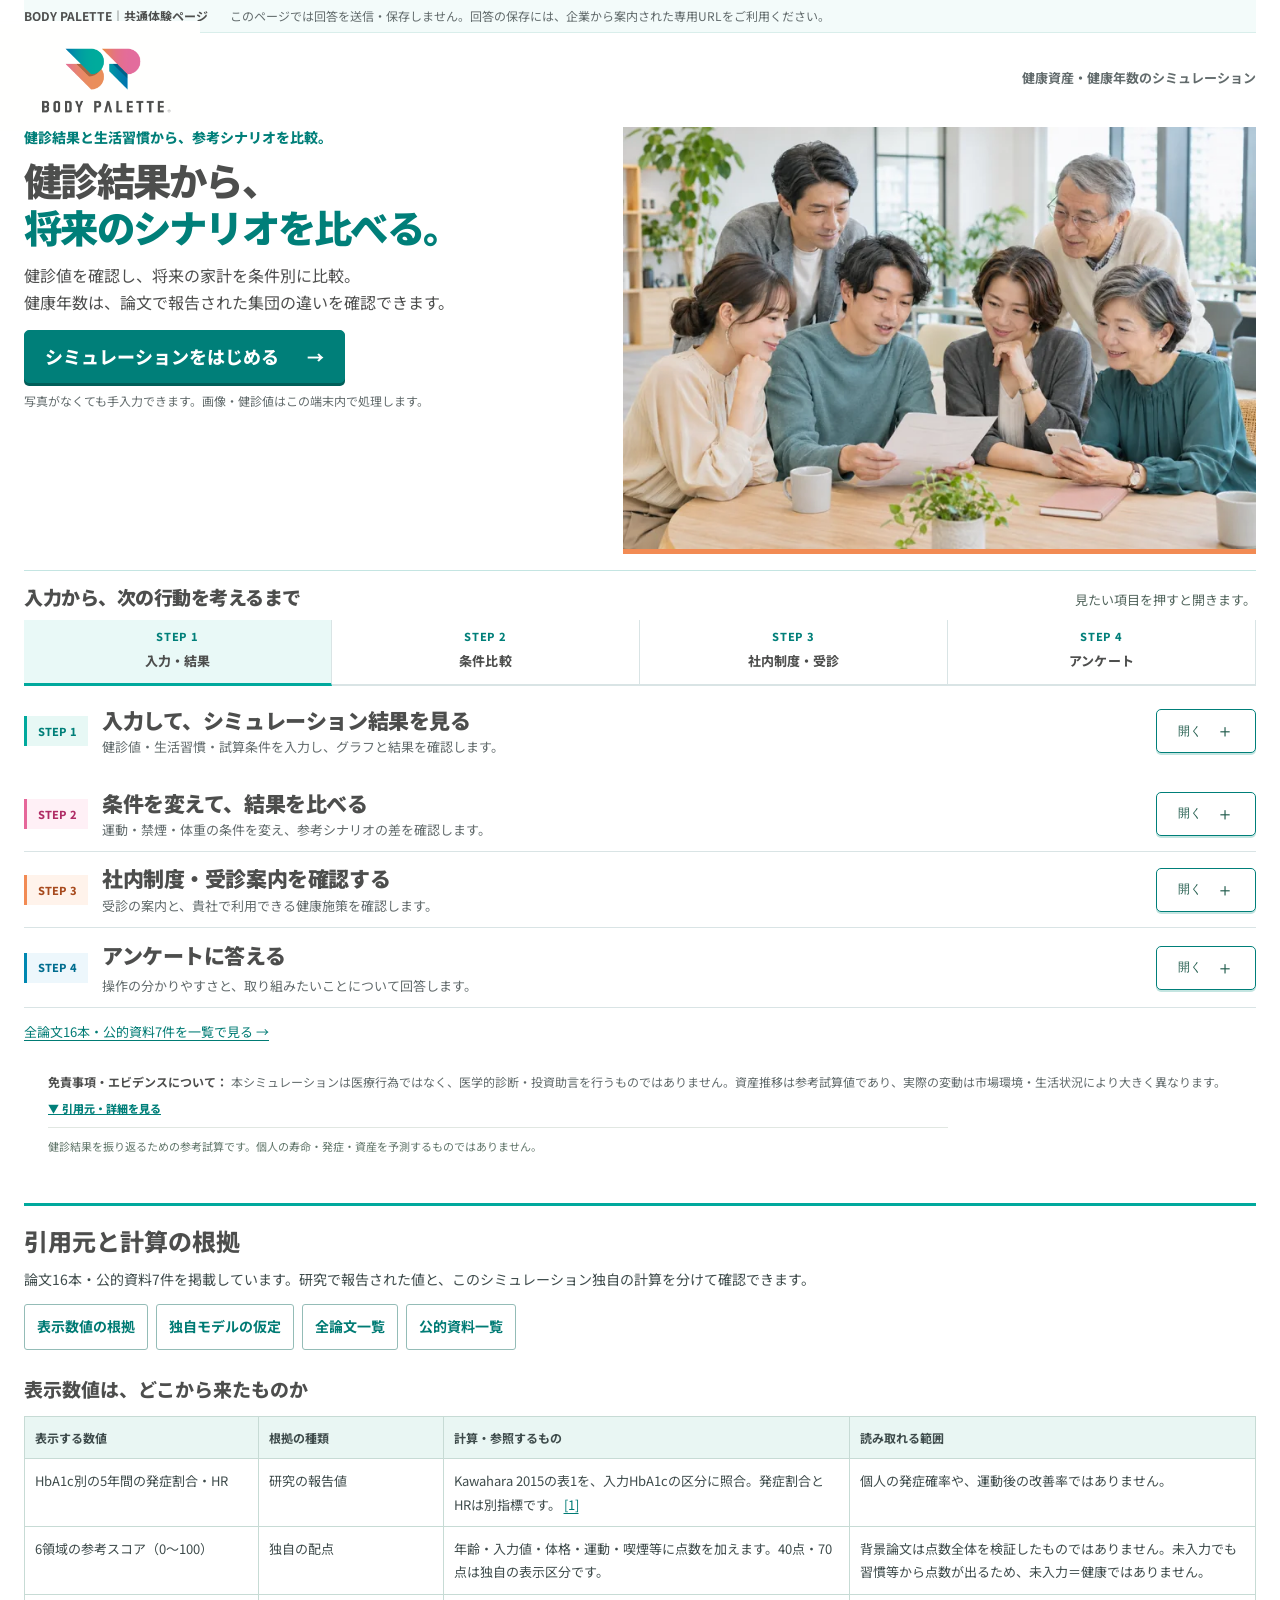
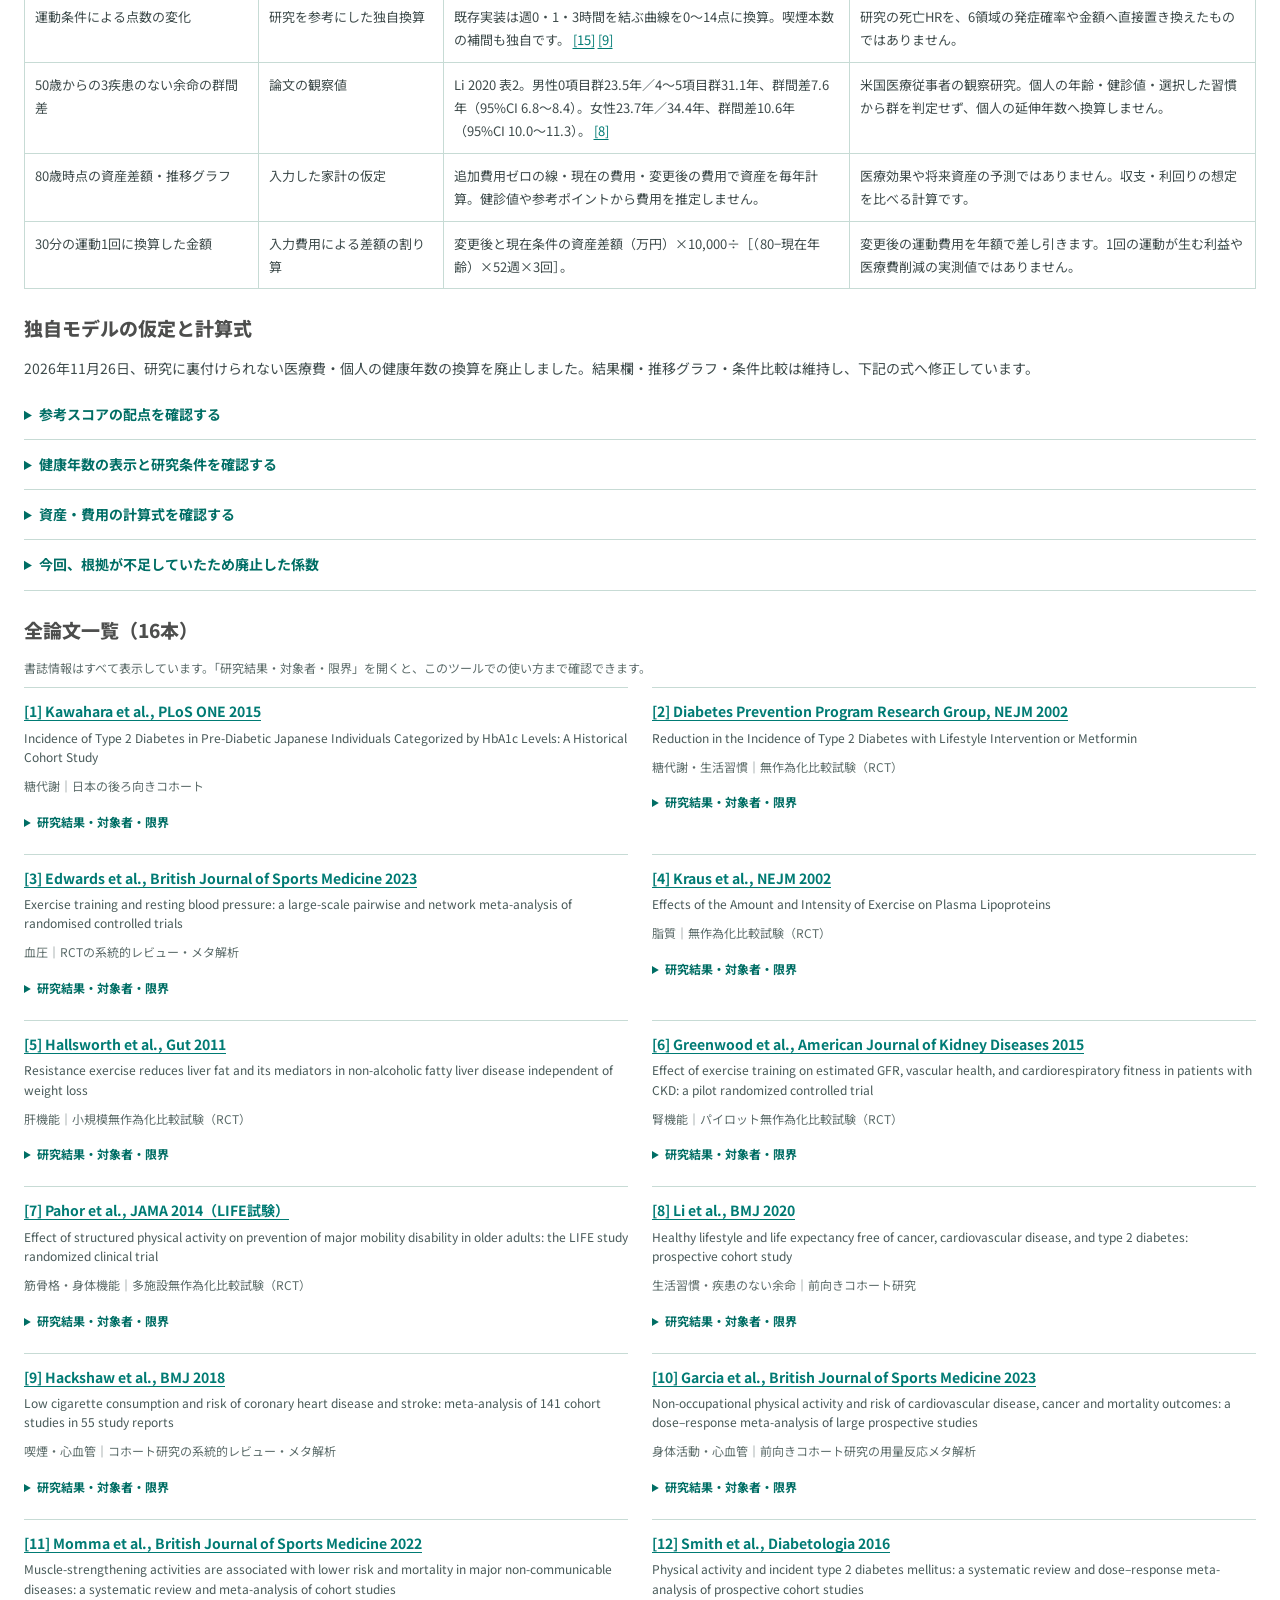
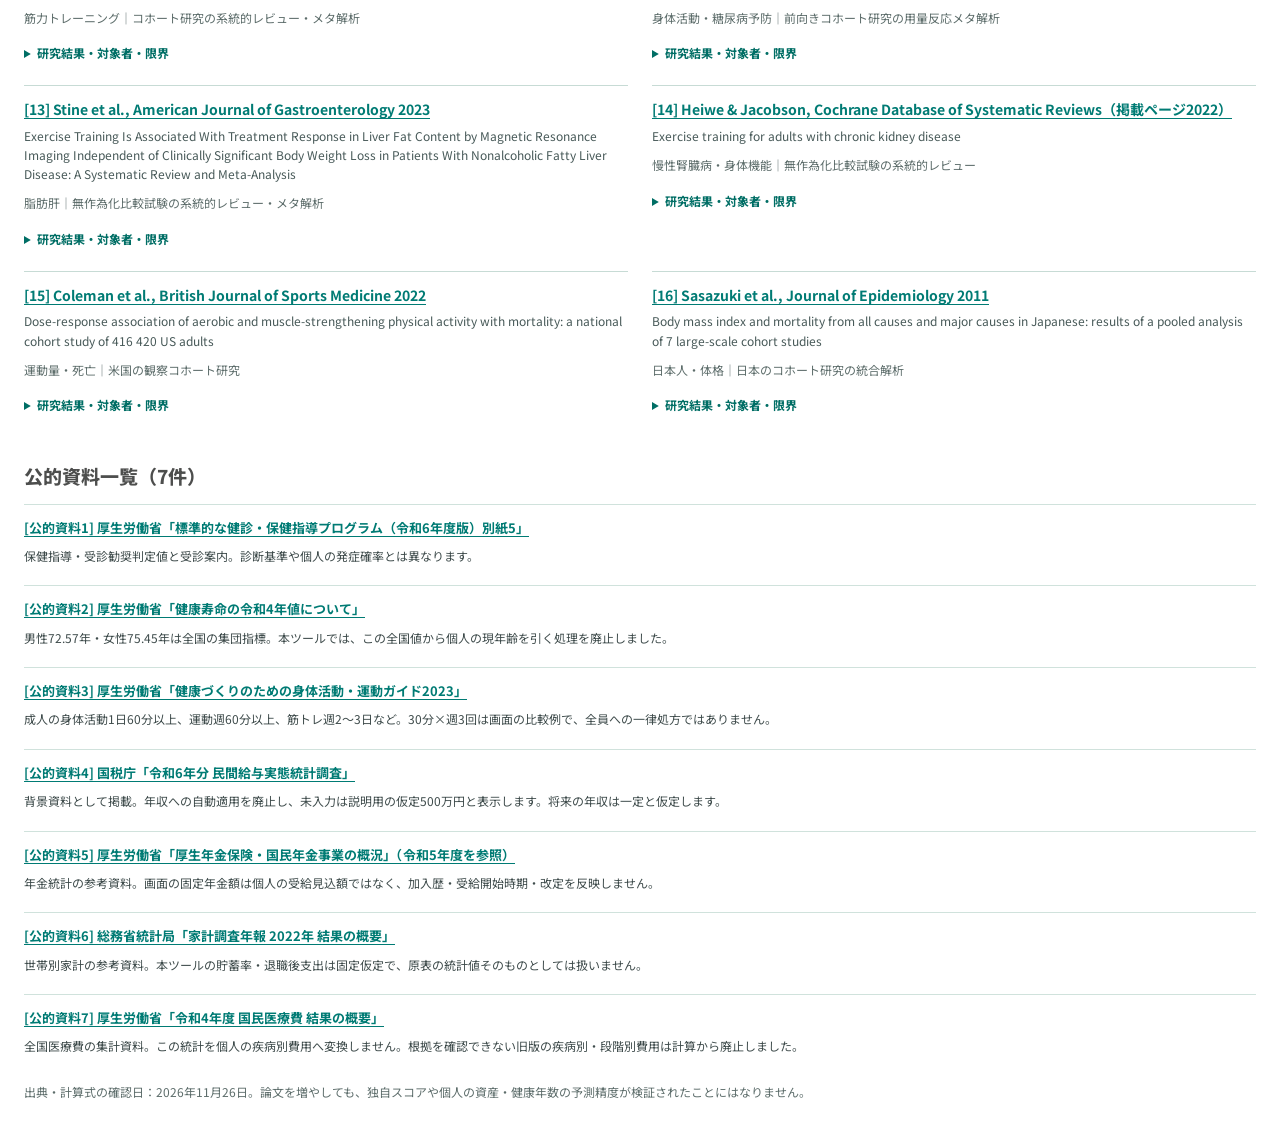
<file: body-palette.html>
<!doctype html>
<html lang="ja">
<head>
<link rel="canonical" href="https://takase-creator.github.io/fractal-health-asset-simulation/health-asset-simulation.html">
<meta name="robots" content="noindex,nofollow">
<meta charset="UTF-8"/>
<meta name="viewport" content="width=device-width,initial-scale=1.0"/>
<title>健康資産・健康年数シミュレーション | BODY PALETTE</title>
<link rel="icon" type="image/png" href="assets/images/embedded-brand-0.png"/>
<link rel="apple-touch-icon" href="assets/images/embedded-brand-0.png"/>
<link rel="preconnect" href="https://fonts.googleapis.com"/>
<link rel="preconnect" href="https://fonts.gstatic.com" crossorigin/>
<link href="https://fonts.googleapis.com/css2?family=EB+Garamond:wght@400;500;600&family=Noto+Sans+JP:wght@300;400;500;700;900&family=Shippori+Mincho:wght@400;500;600;700&display=swap" rel="stylesheet" media="print" onload="this.media='all'"/>
<noscript><link href="https://fonts.googleapis.com/css2?family=EB+Garamond:wght@400;500;600&family=Noto+Sans+JP:wght@300;400;500;700;900&family=Shippori+Mincho:wght@400;500;600;700&display=swap" rel="stylesheet"/></noscript>
<link rel="stylesheet" href="assets/min/simulator-base.css?v=a578f9ddb7">
<link rel="stylesheet" href="assets/min/health-ocr.css?v=1e25c49013">
<link rel="stylesheet" href="assets/min/nippn-seminar.css?v=0b4386e0c2">
<link rel="stylesheet" href="assets/min/simulation-experience.css?v=5cb45d55f8">
<link rel="stylesheet" href="assets/min/report-tone.css?v=1577a4a69f">
<link rel="stylesheet" href="assets/min/research-evidence.css?v=f40067d24b">
<link rel="stylesheet" href="assets/min/seminar-survey.css?v=b11d7b752a">
<link rel="stylesheet" href="assets/min/step-accordion.css?v=1f8def8818">
<link rel="stylesheet" href="assets/min/body-palette-ui.css?v=0f49c92625">
<link rel="stylesheet" href="assets/message-first.css?v=f8200f5149">
<link rel="stylesheet" href="assets/intent-experience.css?v=adf2fb43cf">
<link rel="stylesheet" href="assets/bp-brand.css?v=d3f991f01e">
<link rel="stylesheet" href="assets/mobile-experience.css?v=74a623032b">
<link rel="stylesheet" href="assets/min/evidence-catalog.css?v=3e06359c02">
</head>
<body><aside class="nippn-review-note" aria-label="共通体験ページのご案内"><strong>BODY PALETTE｜共通体験ページ</strong><p>このページでは回答を送信・保存しません。回答の保存には、企業から案内された専用URLをご利用ください。</p></aside>


<div class="expiry-overlay" id="expiryOverlay">
  <div class="expiry-card">
    <img src="./assets/images/bp-logo-official.png" alt="BODY PALETTE" class="expiry-logo">
    <div class="expiry-icon">🗓</div>
    <h2>公開期間は終了しました</h2>
    <p>本シミュレーションの公開期間は終了いたしました。<br>ご利用いただきありがとうございました。</p>
    <p class="expiry-sub">健診結果で気になる数値があった方は、<br><strong>二次健診の受診</strong>と、専門家の知見のもとでの<strong>継続的な健康習慣</strong>をお勧めします。</p>
  </div>
</div>

<div class="page">


<div class="consent-overlay" id="consentOverlay" role="dialog" aria-modal="true" aria-labelledby="consentTitle">
  <div class="consent-modal">
    <div class="consent-head">
      <h3 id="consentTitle">シミュレーション実行の前に</h3>
      <p>データの取り扱いについてご確認ください</p>
    </div>
    <div class="consent-body">
      <p id="consentLead">本シミュレーションは、入力いただいた健診データ・資産情報をもとに、健康リスクと将来資産への影響を試算するツールです。</p>
      <ul class="consent-points">
        <li id="consentLocal">入力した健診値・資産情報は<strong>この端末内だけ</strong>で計算に使われます（生の数値は送信しません）</li>
        <li>氏名・連絡先を入力せずに利用できます。入力した健診値・資産額は勤務先へ送信しません</li>
        <li>この画面単体では、アンケートや集計情報を外部へ送信しません</li>
        <li>結果は参考試算値であり、医療診断・投資助言ではありません</li>
      </ul>
      <p style="margin:10px 0 0;font-size:11px;color:var(--muted);text-align:center;">提供：FRACTAL WORKOUT株式会社</p>
      <label class="consent-check-row" for="consentCheck">
        <input type="checkbox" id="consentCheck">
        <span class="check-icon"></span>
        <span class="check-label">上記の内容を理解し、データがブラウザ内のみで処理されることに同意してシミュレーションを実行します</span>
      </label>
      <button class="consent-btn" id="consentOkBtn" disabled>シミュレーションを実行する</button>
      <button class="consent-cancel" id="consentCancelBtn">キャンセル</button>
    </div>
  </div>
</div>


<div class="form-overlay" id="formOverlay" role="dialog" aria-modal="true" aria-labelledby="formTitle">
  <div class="form-modal">
    <div class="form-modal-head">
      <h3 id="formTitle">FRACTAL WORKOUTに相談する</h3>
      <p>無料カウンセリング ｜ オンライン・対面どちらでも対応</p>
      <button class="form-modal-close" id="formCloseBtn" aria-label="閉じる">×</button>
    </div>
    <div class="form-modal-body">


      <div class="form-success" id="formSuccess">
        <div class="fs-icon">✅</div>
        <h4>送信が完了しました</h4>
        <p>ご相談内容を受け付けました。<br>担当スタッフより2営業日以内にご連絡いたします。</p>
      </div>


      <form id="consultForm" novalidate>

        <div class="form-disclaimer">
          <strong>ご注意</strong>
          本カウンセリングは、運動・コンディショニングに関するご相談をお伺いするものです。医療行為、診断、治療、処方を行うものではありません。既往歴や医師からの運動制限がある場合は、事前にその内容をご共有ください。
        </div>


        <div class="form-sec">
          <div class="form-sec-title">必須項目</div>
          <div class="fg2">
            <div class="field">
              <label for="f-name">氏名<span class="req">必須</span></label>
              <input type="text" id="f-name" name="name" placeholder="山田 太郎" required autocomplete="name">
            </div>
            <div class="field">
              <label for="f-email">メールアドレス<span class="req">必須</span></label>
              <input type="email" id="f-email" name="email" placeholder="example@email.com" required autocomplete="email">
            </div>
            <div class="field">
              <label for="f-tel">電話番号<span class="req">必須</span></label>
              <input type="tel" id="f-tel" name="tel" placeholder="090-0000-0000" required autocomplete="tel">
            </div>
            <div class="field">
              <label for="f-contact">希望する連絡方法<span class="req">必須</span></label>
              <select id="f-contact" name="contact_method" required>
                <option value="">選択してください</option>
                <option value="email">メール</option>
                <option value="tel">電話</option>
                <option value="either">どちらでも可</option>
              </select>
            </div>
          </div>
          <div class="field" style="margin-top:10px;">
            <label for="f-purpose">相談希望内容<span class="req">必須</span></label>
            <select id="f-purpose" name="purpose" required>
              <option value="">選択してください</option>
              <option value="shoulder_back">肩こり、腰痛、姿勢改善について相談したい</option>
              <option value="exercise_lack">運動不足を改善したい</option>
              <option value="lifestyle_disease">生活習慣病予防、体力低下について相談したい</option>
              <option value="doctor_recommend">医師から運動を勧められている</option>
              <option value="pilates_pt">ピラティス、パーソナルトレーニングを体験したい</option>
              <option value="corporate">法人、健康経営、保健事業について相談したい</option>
              <option value="other">その他</option>
            </select>
          </div>
          <div class="field" style="margin-top:10px;">
            <label for="f-datetime">希望日時<span class="req">必須</span></label>
            <input type="text" id="f-datetime" name="preferred_datetime" placeholder="例：平日午前、または第1・3土曜日午後など">
          </div>
        </div>


        <div class="form-sec">
          <div class="form-sec-title">任意項目（より適切なご提案のために）</div>
          <div class="field" style="margin-bottom:10px;">
            <label for="f-symptom">現在の身体の悩み<span class="opt-tag">任意</span></label>
            <textarea id="f-symptom" name="symptom" placeholder="例：慢性的な腰痛、デスクワークでの肩こり など"></textarea>
          </div>
          <div class="fg2">
            <div class="field">
              <label for="f-exp">運動経験<span class="opt-tag">任意</span></label>
              <select id="f-exp" name="exercise_exp">
                <option value="">選択してください</option>
                <option value="none">ほとんどない</option>
                <option value="light">軽い運動程度（ウォーキング等）</option>
                <option value="gym">ジム・スポーツクラブ経験あり</option>
                <option value="pt">パーソナルトレーニング経験あり</option>
                <option value="athlete">競技スポーツ経験あり</option>
              </select>
            </div>
            <div class="field">
              <label for="f-freq">通える頻度<span class="opt-tag">任意</span></label>
              <select id="f-freq" name="frequency">
                <option value="">選択してください</option>
                <option value="weekly_1">週1回程度</option>
                <option value="weekly_2">週2回程度</option>
                <option value="weekly_3">30分×週3回</option>
                <option value="monthly">月数回</option>
                <option value="undecided">未定</option>
              </select>
            </div>
          </div>
          <div class="field" style="margin-top:10px;">
            <label for="f-goal">目的<span class="opt-tag">任意</span></label>
            <select id="f-goal" name="goal">
              <option value="">選択してください</option>
              <option value="health">健康維持・増進</option>
              <option value="diet">ダイエット・体型改善</option>
              <option value="rehab">痛み・不調の改善・リハビリ</option>
              <option value="performance">パフォーマンス向上</option>
              <option value="checkup">健診値の改善</option>
              <option value="habit">運動習慣の形成</option>
            </select>
          </div>
          <div class="field" style="margin-top:10px;">
            <label for="f-medical">既往歴または医師からの運動制限の有無<span class="opt-tag">任意</span></label>
            <select id="f-medical" name="medical_history">
              <option value="">選択してください</option>
              <option value="none">特になし</option>
              <option value="has_restriction">医師から運動制限を受けている</option>
              <option value="has_history">既往歴あり（詳細は備考欄へ）</option>
            </select>
          </div>
          <div class="field" style="margin-top:10px;">
            <label for="f-note">入会前に確認したいこと<span class="opt-tag">任意</span></label>
            <textarea id="f-note" name="note" placeholder="料金・スケジュール・施設設備などご自由にどうぞ"></textarea>
          </div>
        </div>

        <button type="submit" class="form-submit" id="formSubmitBtn">送信する — 無料カウンセリングを申し込む</button>
        <p class="privacy-note" style="margin-top:8px;">いただいた個人情報はご相談対応の目的にのみ利用し、FRACTAL WORKOUT株式会社が管理します。ご本人の同意なく第三者へ提供しません。</p>
      </form>

    </div>
  </div>
</div>

<header class="brand-header">
  <a class="brand-logo" href="#layout" aria-label="BODY PALETTE 健康シミュレーションへ"><img class="brand-logo__full" src="./assets/images/bp-logo-official.png" alt="BODY PALETTE" width="230" height="172"></a>
  <div class="ui-brand-context"><span class="ui-status-dot"></span><span>健康寿命・健康資産シミュレーション</span></div>
</header>
<section class="hero" aria-label="このシミュレーションについて">
  <div class="hero-copy">
    <div class="hero-tag">健診結果と生活習慣の確認</div>
    <h1>健康寿命・健康資産<span>シミュレーション</span></h1>
    <p>健診結果と生活習慣をもとに試算します。<br>運動などの条件を変えて、結果を比べられます。</p>
    <a class="ui-start" href="#step1">シミュレーションをはじめる <span aria-hidden="true">→</span></a>
    <p class="hero-input-note">健診票の写真・手入力に対応。健診値・資産額は端末内で処理します。</p>
  </div>
  <figure class="hero-photo"><img src="assets/images/health-check-hero-v5.webp" srcset="assets/images/health-check-hero-v5-768.webp 768w, assets/images/health-check-hero-v5.webp 1536w" sizes="(max-width: 760px) calc(100vw - 32px), (max-width: 1124px) 55vw, 590px" alt="若手からシニアまで男女6人が、健診票とスマートフォンで健康について確認するイメージ" width="1536" height="1024" fetchpriority="high" decoding="async"></figure>
</section>
<div class="steps-intro"><h2>5つのSTEPで進めます</h2><p>見たいSTEPを押すと開きます。はじめての方はSTEP 1から。</p></div>



<nav class="step-nav" id="stepNav">
  <a class="step-nav-item on" href="#step1" data-step="1"><span class="sn-num">STEP 1</span><span class="sn-label">テーマ選択</span></a>
  <a class="step-nav-item" href="#step2" data-step="2"><span class="sn-num">STEP 2</span><span class="sn-label">入力・結果</span></a>
  <a class="step-nav-item" href="#step3" data-step="3"><span class="sn-num">STEP 3</span><span class="sn-label">条件比較</span></a>
  <a class="step-nav-item" href="#nextPlan" data-step="4"><span class="sn-num">STEP 4</span><span class="sn-label">社内施策</span></a>
  <a class="step-nav-item" href="#seminarSurvey" data-step="5"><span class="sn-num">STEP 5</span><span class="sn-label">アンケート</span></a>
</nav>

<div class="layout" id="layout">


<div class="panel" id="p0">
  <div class="ph" id="step1"><span class="ph-step">STEP 1</span><span id="step1Title">テーマを選ぶ</span></div>
  <div class="pb">

    <div class="mode-select" id="modeSelect">
      <div class="mode-select-q">試算するテーマを選んでください</div>
      <div class="mode-cards">
        <button type="button" class="mode-card" data-mode="asset" id="modeAsset" aria-pressed="false">
          <span class="mode-ico">💰</span>
          <span class="mode-t">健康資産を比べる</span>
          <span class="mode-d">入力した費用・家計の仮定から、80歳時点の資産を比較します。</span>
        </button>
        <button type="button" class="mode-card" data-mode="lifespan" id="modeLife">
          <span class="mode-ico">🌱</span>
          <span class="mode-t">研究の健康年数を比べる</span>
          <span class="mode-d">生活習慣の異なる研究集団の年数を確認します。個人の予測ではありません。</span>
        </button>
      </div>
    </div>

    <div id="modeFlow" hidden>
    <div class="mode-context" id="modeContext" role="status"></div>



    <section class="ocr-box" aria-labelledby="ocrTitle">
      <h3 id="ocrTitle">健診結果を写真から入力</h3>
      <p>今回の健診結果を読み取り、写真と照合して反映します。</p>
      <div class="ocr-capture-actions">
        <label class="ocr-camera-control" id="ocrCameraButton" for="ocrCamera">写真を撮って読み取る<input id="ocrCamera" type="file" accept="image/jpeg,image/png,image/webp" capture="environment" aria-label="写真を撮って読み取る" aria-describedby="ocrCameraHelp ocrPrivacy ocrStatus"></label>
        <label class="ocr-file-control" for="ocrFile">ファイルを選択<input id="ocrFile" type="file" accept="image/jpeg,image/png,image/webp" aria-label="健診結果のファイルを選択" aria-describedby="ocrCameraHelp ocrPrivacy ocrStatus"></label>
      </div>
      <p id="ocrFileName" class="ocr-file-name" role="status">未選択</p>
      <p id="ocrCameraHelp">JPEG・PNG・WebP／15MBまで。PDFはスクリーンショットをご利用ください。</p>
      <p id="ocrPrivacy">画像は送信・保存せず、ブラウザ内で読み取ります。</p>
      <details class="ocr-privacy-details"><summary>画像の扱い・撮影について</summary><p>撮影できない場合は「ファイルを選択」をご利用ください。撮影写真の端末への保存はOS・カメラの仕様によります。読取エンジンの取得には通信が必要な場合があります。</p></details>
      <p id="ocrStatus" role="status" aria-live="polite">写真を選んでください。</p>
      <progress id="ocrProgress" max="1" aria-label="画像の読み取り進捗" hidden></progress>
      <button type="button" id="ocrCancel" hidden>読み取りを中止</button>
      <img id="ocrPreview" class="ocr-preview" alt="選択した健診結果。今回の結果と単位を確認してください" hidden>
      <div id="ocrReview" hidden>
        <p>基準値や前回値を誤読する場合があります。写真と照合して修正してください。入力済みの項目は、反映した項目だけ置き換わります。</p>
        <div id="ocrRows"></div>
        <details><summary>読み取った文字を確認する</summary><pre id="ocrText" style="white-space:pre-wrap;overflow-wrap:anywhere;font-size:12px"></pre></details>
        <label class="ocr-confirm" for="ocrConfirm"><input id="ocrConfirm" type="checkbox">写真の今回の結果・単位と、反映する数値が一致していることを確認しました</label>
        <div class="ocr-actions"><button type="button" class="ocr-primary" id="ocrApply">確認した数値を入力欄へ反映</button><button type="button" id="ocrDiscard">読み取り結果を破棄</button></div>
      </div>
    </section>
    <button type="button" class="adv-toggle" id="advToggle">
      <span class="adv-toggle-icon">＋</span>
      健診結果（13項目）を入力する
      <span class="adv-toggle-sub">写真がなくても手入力できます。未入力の項目は判定できません</span>
    </button>

    <div class="precision-meter" id="precisionMeter">
      <div class="pm-head">
        <span class="pm-label">健診結果の入力状況</span>
        <span class="pm-level" id="pmLevel" data-lv="簡易">簡易</span>
      </div>
      <div class="pm-bar"><div class="pm-fill" id="pmFill"></div></div>
      <div class="pm-note" id="pmNote">健診結果を入れるほど、<strong>判定に使える項目</strong>が増えます（簡易→標準→詳細）。分かる項目だけ入力してください。</div>
    </div>

    <div id="advancedInputs" style="display:none">
    <div class="sec-title">健診結果（13項目・任意）</div>
    <div class="subnote">分かる項目だけ、今回の健診結果と単位を確認して入力してください。</div>

    <div class="hd-group-label"><svg viewBox="0 0 24 24"><circle cx="12" cy="7" r="3.2"/><path d="M5.5 21v-1.5a6.5 6.5 0 0 1 13 0V21"/></svg>体格</div>
    <div class="fg2">
      <div class="field"><label for="height">身長 (cm)</label><input id="height" type="number" step="any" inputmode="decimal" placeholder="例：170" min="100" max="250"><span class="ferr" id="e-height">100〜250cmで入力</span></div>
      <div class="field"><label for="weight">体重 (kg)</label><input id="weight" type="number" step="any" inputmode="decimal" placeholder="例：68" min="20" max="300"><span class="ferr" id="e-weight">20〜300kgで入力</span></div>
      <div class="field"><label for="waist">腹囲・おへそ周り (cm)</label><input id="waist" type="number" step="any" inputmode="decimal" placeholder="例：85" min="40" max="200"><span class="ferr" id="e-waist">40〜200cmで入力</span></div>
    </div>

    <div class="hd-group-label"><svg viewBox="0 0 24 24"><path d="M12 20s-6.5-4.2-6.5-9.2A3.7 3.7 0 0 1 12 8a3.7 3.7 0 0 1 6.5 2.6C18.5 15.8 12 20 12 20z"/></svg>血圧</div>
    <div class="fg2">
      <div class="field"><label for="sbp">収縮期・上の血圧 (mmHg)</label><input id="sbp" type="number" step="any" inputmode="decimal" placeholder="例：128" min="60" max="260"><span class="ferr" id="e-sbp">60〜260で入力</span></div>
      <div class="field"><label for="dbp">拡張期・下の血圧 (mmHg)</label><input id="dbp" type="number" step="any" inputmode="decimal" placeholder="例：80" min="30" max="160"><span class="ferr" id="e-dbp">30〜160で入力</span></div>
    </div>

    <div class="hd-group-label"><svg viewBox="0 0 24 24"><path d="M12 3.5s5.5 6 5.5 10.5a5.5 5.5 0 0 1-11 0C6.5 9.5 12 3.5 12 3.5z"/></svg>脂質</div>
    <div class="fg3">
      <div class="field"><label for="ldl">LDL・悪玉 (mg/dL)</label><input id="ldl" type="number" step="any" inputmode="decimal" placeholder="例：120" min="30" max="400"><span class="ferr" id="e-ldl">30〜400で入力</span></div>
      <div class="field"><label for="hdl">HDL・善玉 (mg/dL)</label><input id="hdl" type="number" step="any" inputmode="decimal" placeholder="例：55" min="15" max="150"><span class="ferr" id="e-hdl">15〜150で入力</span></div>
      <div class="field"><label for="tg">中性脂肪・TG (mg/dL)</label><input id="tg" type="number" step="any" inputmode="decimal" placeholder="例：120" min="20" max="1500"><span class="ferr" id="e-tg">20〜1500で入力</span></div>
    </div>

    <div class="hd-group-label"><svg viewBox="0 0 24 24"><path d="M9 3.5h6M10 3.5v5.5l-4 7A2 2 0 0 0 7.8 19h8.4a2 2 0 0 0 1.8-3l-4-7V3.5"/><path d="M7.5 14.5h9"/></svg>血糖</div>
    <div class="fg2">
      <div class="field"><label for="glucose">空腹時血糖 (mg/dL)</label><input id="glucose" type="number" step="any" inputmode="decimal" placeholder="例：105" min="40" max="600"><span class="ferr" id="e-glucose">40〜600で入力</span></div>
      <div class="field"><label for="hba1c">HbA1c・過去1〜2ヶ月の血糖 (%)</label><input id="hba1c" type="number" inputmode="decimal" step="any" placeholder="例：5.8" min="3" max="15"><span class="ferr" id="e-hba1c">3〜15で入力</span></div>
    </div>

    <div class="hd-group-label"><svg viewBox="0 0 24 24"><path d="M4 8c4-2.5 12-2.5 16 0 0 5.5-3.5 9.5-8.5 11.5C7 17.5 4 13.5 4 8z"/><path d="M9 11c1.5 1.5 4 1.5 5.5 0"/></svg>肝機能</div>
    <div class="fg3">
      <div class="field"><label for="ast">AST・肝機能 (U/L)</label><input id="ast" type="number" step="any" inputmode="decimal" placeholder="例：22" min="5" max="1000"><span class="ferr" id="e-ast">5〜1000で入力</span></div>
      <div class="field"><label for="alt">ALT・肝機能 (U/L)</label><input id="alt" type="number" step="any" inputmode="decimal" placeholder="例：24" min="5" max="1000"><span class="ferr" id="e-alt">5〜1000で入力</span></div>
      <div class="field"><label for="ggt">γ-GTP・肝機能/飲酒 (U/L)</label><input id="ggt" type="number" step="any" inputmode="decimal" placeholder="例：35" min="5" max="2000"><span class="ferr" id="e-ggt">5〜2000で入力</span></div>
    </div>


    <div class="mets-banner" id="metsBanner" style="display:none">
      <div class="mets-icon">⚠</div>
      <div class="mets-body">
        <div class="mets-title" id="metsBannerTitle">メタボリックシンドローム疑い</div>
        <div class="mets-desc" id="metsBannerDesc">入力値に基づく判定です。確定診断は医療機関で受けてください。</div>
      </div>
    </div>

    </div>

    <div class="step2-head" id="step2"><span class="ph-step">STEP 2</span>生活習慣・試算条件</div>
    <div class="sec-title">現在の生活習慣を入力</div>
    <div class="fg2">
      <div class="field">
        <label for="gender">性別</label>
        <select id="gender"><option value="male">男性</option><option value="female">女性</option></select>
      </div>
      <div class="field">
        <label for="age">年齢</label>
        <select id="age"></select>
      </div>
      <div class="field">
        <label for="habit">運動習慣</label>
        <select id="habit">
          <option value="none">ほぼない</option>
          <option value="30x1">①30分の運動を週1回</option>
          <option value="30x2">②30分の運動を週2回</option>
          <option value="30x3">③30分の運動を週3回</option>
          <option value="60x1">④60分の運動を週1回</option>
          <option value="60x2">⑤60分の運動を週2回</option>
          <option value="60x3">⑥60分の運動を週3回</option>
        </select>
      </div>
      <div class="field">
        <label for="smoking">喫煙習慣</label>
        <select id="smoking">
          <option value="never">非喫煙</option>
          <option value="past">過去喫煙（禁煙済み）</option>
          <option value="current">現在喫煙中</option>
        </select>
      </div>
    </div>

    <div class="field cig-count-field" id="cigCountField" style="display:none">
      <label for="cigCount">1日の本数（本）</label>
      <input id="cigCount" type="number" inputmode="numeric" min="1" max="60" placeholder="未入力の場合は1日20本として試算します">
      <span class="subnote" style="margin:6px 0 0;">本数に応じてモデル内の参考スコアが変わります。実際の発症確率を示すものではありません。</span>
    </div>

    <div class="sec-title mode-asset-only" id="assetInfoTitle">資産情報</div>
    <div class="asset-box mode-asset-only" id="assetInfoBox">
      <div class="fg2">
        <div class="field">
          <label for="income">現在の年収（万円）</label>
          <input id="income" type="number" min="0" step="any" inputmode="decimal" placeholder="例：500">
        </div>
        <div class="field">
          <label for="assets">現在の総資産（万円）</label>
          <input id="assets" type="number" min="0" step="any" inputmode="decimal" placeholder="例：300">
        </div>
      </div>
      <div class="asset-hint">
        ※年収が未入力の場合は、説明用の仮定500万円を使用します（統計の平均ではありません）。<br>
        ※総資産は貯蓄＋投資の合計額を入力してください。
      </div>
    </div>

    <details class="mode-asset-only model-note" id="economicAssumptions" open><summary>資産グラフの費用条件を設定する</summary><p><strong>健診値から医療費は算出しません。</strong>追加費用・収入減は、ご自身の見積りや比較したい仮定を入れてください。未入力は0として描画しますが、費用ゼロ・健康という判定ではありません。変更後の費用は生活習慣を選ぶだけでは自動で減りません。</p><div class="fg2"><div class="field"><label for="currentCostAssumption">現在条件の年間追加費用（万円）</label><input id="currentCostAssumption" type="number" min="0" max="1000" step="0.1" value="0"></div><div class="field"><label for="changedCostAssumption">変更後の年間追加費用（万円）</label><input id="changedCostAssumption" type="number" min="0" max="1000" step="0.1" value="0"></div><div class="field"><label for="exerciseCostAssumption">変更後の年間運動費用（万円）</label><input id="exerciseCostAssumption" type="number" min="0" max="1000" step="0.1" value="0"></div><div class="field"><label for="incomeLossAssumption">現在条件の年間収入減（%）</label><input id="incomeLossAssumption" type="number" min="0" max="100" step="1" value="0"></div><div class="field"><label for="changedLossAssumption">変更後の年間収入減（%）</label><input id="changedLossAssumption" type="number" min="0" max="100" step="1" value="0"></div><div class="field"><label for="savingAssumption">年収のうち資産に回す割合（%）</label><input id="savingAssumption" type="number" min="0" max="100" step="1" value="10"></div><div class="field"><label for="retireAssumption">退職・年金への切替年齢</label><input id="retireAssumption" type="number" min="0" max="80" step="1" value="65"></div><div class="field"><label for="pensionAssumption">退職後の年間手取り収入（万円）</label><input id="pensionAssumption" type="number" min="0" max="10000" step="1" value="180"></div><div class="field"><label for="livingAssumption">退職後の年間生活費（万円）</label><input id="livingAssumption" type="number" min="0" max="10000" step="1" value="180"></div><div class="field"><label for="returnAssumption">年間運用利回り（%）</label><input id="returnAssumption" type="number" min="0" max="10" step="0.1" value="3"></div></div><input id="medicalShare" type="hidden" value="100"><p>追加費用は医療費などの<strong>本人負担額</strong>。通常の生活費との重複を除いて入力します。初期の年収500万円・退職後収入180万円・生活費180万円・貯蓄10%・利回り3%は統計の平均ではなく、変更できる説明用の仮定です。税・物価・給付・借入利息は自動計算しません。</p><button type="button" id="financialExample">費用の仮例を入れて試す</button><p id="financialExampleNote" hidden>費用の仮例：現在20万円/年 → 変更後10万円/年、運動費3万円/年。医療効果や実績に基づく金額ではありません。</p></details>
    <div class="demo-bar">
      <button type="button" class="db-reset" id="resetFormBtn">↺ リセット（最初から）</button>
      <button type="button" id="demoFillBtn" style="display:none">▶ デモ用サンプルを入力</button>
    </div>
    <button class="cta-btn" id="runBtn">健康資産をシミュレーションする</button>
    <div class="input-reassurance" aria-label="シミュレーションについて"><span>氏名入力なし</span><span>入力はこの画面で試算</span></div>
    <p class="privacy-note">入力内容はこのページ内で試算に使用され、氏名・連絡先は入力しません。</p>
    </div>
  </div>
</div>


<div class="panel" id="p1">
  <div id="prerunMsg" aria-live="polite">
    <div class="pm-t">試算結果</div>
    <div class="pm-s">入力後に実行ボタンを押すと、ここに表示されます。</div>
  </div>
  <div class="ph result-section-heading" id="simulationResults">あなたの健康資産シミュレーション結果</div>
  <div class="pb">


    <div class="print-title">健康資産シミュレーション｜参考試算結果</div>


    <div class="graph-wrap mode-asset-only">
      <div class="graph-title">健康資産の推移（現在〜80歳）</div>
      <div class="graph-sub">青：追加負担なしの比較基準　赤：現在の条件を続ける想定</div>
      <canvas id="chart" role="img" aria-label="現在から80年（50歳から）の健康資産推移を比較する参考グラフ。金額と計算条件はグラフ下の比較対象で確認できます。"></canvas>
      <div class="g-legend">
        <div><span class="g-dot" style="background:#638fa7"></span>比較基準（追加負担なし）</div>
        <div><span class="g-dot" style="background:#d46f8e"></span>現在の条件</div>
        <div id="legendImproved" style="display:none"><span class="g-dot" style="background:#0a807c"></span>生活習慣を改善した場合</div>
        <div><span class="g-dot" style="background:#c6d6d3;width:14px;height:2px;border-radius:0;margin-top:4px;"></span>退職前は入力年収を一定と仮定</div>
        <div><span class="g-dot" style="background:#0fa8a3;width:14px;height:3px;border-radius:0;margin-top:3px;"></span>入力した退職年齢で収入を切替</div>
      </div>
    </div>

    <div class="pr-a">

    <div class="checkup-alert" id="checkupAlert" style="display:none">
      <div class="ca-icon">⚠</div>
      <div class="ca-body">
        <div class="ca-title" id="caTitle">注意：健診基準値を超える項目があります</div>
        <div class="ca-detail" id="caDetail"></div>
      </div>
    </div>


    <div class="age80-box mode-asset-only" id="age80box">
      <div class="a80-main">
        <div class="a80-main-label" id="a80mainLabel">追加負担なしの比較基準に対する、80歳時点の資産差額</div>
        <div class="a80-main-num" id="a80diffBig">--</div>
        <div class="a80-main-sub" id="a80mainSub">現在の条件と比較基準との差です。実際の資産残高ではありません。</div>
      </div>
      <div class="a80-calc">
        <div class="a80-c-cell"><span class="cl">健康維持なら</span><span class="cv good" id="a80good">--</span></div>
        <span class="a80-c-op" id="a80op">−</span>
        <div class="a80-c-cell"><span class="cl" id="a80badLabel">現在の条件の場合</span><span class="cv bad" id="a80bad">--</span></div>
        <span class="a80-c-op">＝</span>
        <div class="a80-c-cell res"><span class="cl">比較基準との差額</span><span class="cv diff" id="a80diffCalc">--</span></div>
      </div>
    </div>


    <div class="life-result mode-life-only" id="lifespanResult">
      <div class="life-main">
        <div class="life-main-label">研究集団で報告された、疾患のない余命の差</div>
      <div class="life-main-num" id="lifeLostBig">--</div>
      <div class="life-main-sub" id="lifeLostSub">50歳時点の研究集団の比較です。個人の寿命・延伸年数の予測ではありません。</div>
    </div>
    <div class="life-vision">
      <div class="life-vision-copy">
        <div class="life-vision-kicker">健康年数の比較</div>
        <div class="life-vision-title" id="lifeVisionTitle">生活習慣の条件を変えて比較できます。</div>
        <div class="life-vision-sub" id="lifeVisionSub">表示する年数は独自モデルの参考値です。個人の寿命を予測するものではありません。</div>
        <div class="life-days"><strong id="lifeDays">--</strong><span>集団の観察値（個人の予測ではありません）</span></div>
      </div>
    </div>
    <div class="life-compare">
        <div class="life-mini">
          <span class="life-mini-lbl">低リスク条件4〜5項目群</span>
          <span class="life-mini-val good" id="lifeMaintainAge">--</span>
          <span class="life-mini-u">年（50歳から）</span>
        </div>
        <div class="life-mini">
          <span class="life-mini-lbl">低リスク条件0項目群</span>
          <span class="life-mini-val bad" id="lifeNeglectAge">--</span>
          <span class="life-mini-u">年（50歳から）</span>
        </div>
      </div>
      <div class="life-bar" id="lifeBar">
        <div class="lb-cap-row"><span>研究集団</span><span>50歳からの疾患のない余命</span></div>
        <div class="lb-row">
          <span class="lb-cap good">4〜5項目群</span>
          <div class="lb-track"><div class="lb-fill good" id="lbGood"></div><span class="lb-age" id="lbGoodAge">--歳</span></div>
        </div>
        <div class="lb-row">
          <span class="lb-cap bad">0項目群</span>
          <div class="lb-track"><div class="lb-fill bad" id="lbBad"></div><span class="lb-age" id="lbBadAge">--歳</span></div>
        </div>
        <div class="lb-gap" id="lbGap">比較基準と現在の条件による年数差です</div>
      </div>
      <div class="life-actions" id="lifeActions"></div>
      <div class="life-live-change" id="lifeLiveChange" hidden aria-live="polite">
        <div class="life-live-change-label">選んだ改善を、この試算に反映</div>
        <strong id="lifeLiveValue">+--年</strong>
        <span id="lifeLiveSub">生活習慣を変えた場合の健康寿命の差を表示します。</span>
      </div>
      <div class="life-src" id="lifeSrc"></div>
    </div>
    <div class="life-teaser mode-life-only" id="lifeTeaser"></div>


    <div class="sec-title" id="riskTitle" style="margin-top:22px;">6つの健康リスクを確認</div>
    <div class="subnote" id="precDetail">入力データをもとに判定しています</div>
    <div id="riskRows"></div>
    <div class="prec-row">
      <div style="font-size:11px;color:var(--muted);font-weight:700;">入力状況</div>
      <div id="precText" style="font-size:18px;font-weight:900;color:var(--navy);">--</div>
    </div>


    <div class="trend-box">
      <div class="trend-title">研究で報告された関連を知る <span class="ev-tag">研究の集団データ</span></div>
      <div id="trendRows"></div>
      <div class="trend-src" id="trendSrc"></div>
    </div>
    </div>

    <div class="pr-b">

    <div class="improve-box" id="improveBox">
      <div class="improve-title" id="improveTitle">生活習慣を変えた場合の試算</div>
      <div class="improve-sub" id="improveSub">変更する条件を選ぶと、比較結果を表示します。</div>
      <div class="improve-try" id="improveTry">
        <div>
          <div class="improve-try-kicker">変更する条件の例</div>
          <div class="improve-try-title" id="improveTryTitle">30分×週3回の運動を続ける場合を試算する</div>
          <div class="improve-try-desc" id="improveTryDesc">選んだ条件と、現在の条件を比べます。</div>
        </div>
        <button type="button" class="try-improve-btn" id="tryImproveBtn" data-improve-action="exercise">この条件で比べる →</button>
      </div>
      <div class="improve-toggles" id="improveToggles">
        <label class="improve-chk" for="impQuitSmoke" id="impQuitSmokeWrap">
          <input type="checkbox" id="impQuitSmoke">
          <span class="check-icon"></span>
          <span><span class="ic-label">禁煙する</span><span class="ic-note" id="impQuitSmokeNote"></span></span>
        </label>
        <label class="improve-chk" for="impExercise" id="impExerciseWrap">
          <input type="checkbox" id="impExercise">
          <span class="check-icon"></span>
          <span><span class="ic-label">運動習慣をつける（30分×週3回）</span><span class="ic-note" id="impExerciseNote"></span></span>
        </label>
        <div class="improve-slider-row" id="impWeightRow">
          <div class="isr-head">
            <div class="isr-label">体重を減らす</div>
            <div class="isr-val" id="impWeightVal">0kg</div>
          </div>
          <div class="isr-ctrl">
            <button type="button" class="isr-btn" id="impWeightMinus" aria-label="1kg減らす">−</button>
            <input type="range" id="impWeightLoss" min="0" max="15" step="1" value="0">
            <button type="button" class="isr-btn" id="impWeightPlus" aria-label="1kg増やす">＋</button>
          </div>
          <div class="isr-note" id="impWeightNote">ボタン（−／＋）またはバーで、減らす体重を選べます。身長・体重の入力が必要です。</div>
        </div>
      </div>
      <div class="improve-result" id="improveResult" style="display:none">
        <div class="ir-item">
          <div class="ir-label" id="impRiskLabel">総合疾患リスクスコア</div>
          <div class="ir-val small" id="impRiskScore">--</div>
        </div>
        <div class="ir-item">
          <div class="ir-label" id="impOutcomeLabel">改善した場合の80歳資産</div>
          <div class="ir-val" id="impGood">--</div>
        </div>
        <div class="ir-item">
          <div class="ir-label" id="impDiffLabel">現在の条件との差額</div>
          <div class="ir-val" id="impDiff">--</div>
        </div>
      </div>
    </div>

    </div>

    <div class="pr-c">

    <details class="loss-summary mode-asset-only"><summary class="loss-title">健康リスクによる推定損失内訳・計算条件を見る</summary><p class="model-note">独自モデルの仮定による参考値です。以下の項目は計算範囲が異なるため単純合計せず、資産差額と区別してご覧ください。</p>
      <div class="loss-grid">
        <div class="loss-card">
          <div class="lc-label">設定した仮定による<br>累積収入減（参考）</div>
          <div class="lc-val" id="lossPT">--</div>
        </div>
        <div class="loss-card">
          <div class="lc-label">本人負担割合を適用した<br>累積医療費（仮定）</div>
          <div class="lc-val" id="lossMed">--</div>
        </div>
        <div class="loss-card">
          <div class="lc-label">収入減に対する<br>運用機会差（参考）</div>
          <div class="lc-val" id="lossComp">--</div>
        </div>
      </div>
      <div class="loss-total">
        <div class="lt-label">80歳時点の資産差額（試算）</div>
        <div class="lt-val" id="lossTotal">--</div>
        <div class="lt-sub">※試算値。実際は個人の状況により異なります。</div>
      </div>
    </details>

    </div>


      <div class="roi-block" id="roiBlock">
        <span class="roi-step-tag">運動の条件による比較</span>
        <h2 class="roi-title">30分×週3回の運動を続けた場合</h2>
        <p class="roi-lead">現在の運動習慣を続ける場合と、80歳時点の資産を比べます。</p>

        <div class="roi-headline-num">
          <div class="rh-label">80年（50歳から）続けた場合の資産差額</div>
          <div class="rh-val" id="roiProtect">--</div>
          <div class="rh-sub" id="roiProtectSub">現在の条件との差額（参考試算）</div>
        </div>

        <p class="roi-note">※現在の年齢から80年（50歳から）、継続的な運動習慣を実践した場合の試算値です。金額は入力値からの試算であり、効果を保証するものではありません。まずは二次健診の受診を。</p>
      </div>

    <section class="panel aftercare-section" id="nextPlan" aria-labelledby="nextPlanTitle">
      <div class="ph"><span class="ph-step">STEP 4</span><h2 id="nextPlanTitle">社内の施策・受診案内を見る</h2></div>
      <div class="pb">
        <p class="aftercare-intro" id="nextPlanSub">社内の健康施策と、健診後の受診案内をご紹介します。</p>
    <div class="exam-cta" id="examCta">
      <span class="exam-cta-tag">健診後の受診案内</span>
      <h2>健診結果に気になる数値があれば、<span class="hl">受診案内を確認</span>してください。</h2>
      <p class="exam-cta-lead">この結果は参考試算です。受診が必要かどうかは、健診結果の判定と受診案内を確認してください。</p>

      <details class="exam-details" id="examDetails" open>
        <summary>二次健診の確認事項と受診の流れ</summary>
        <div class="exam-details-inner">
      <p class="exam-cards-hint">横にスワイプして、3つの確認事項をご覧ください →</p>
      <div class="exam-reasons" tabindex="0" role="group" aria-label="健診後の3つの確認事項">
        <div class="exam-reason">
          <img class="exam-reason-image" src="assets/images/checkup-review-ai-v1.webp" srcset="assets/images/checkup-review-ai-v1-640.webp 640w, assets/images/checkup-review-ai-v1.webp 1536w" sizes="(max-width: 700px) 90vw, 30vw" alt="医師と健診結果を確認する様子のイメージ" width="1536" height="1024" loading="lazy" decoding="async">
          <div class="er-t">気になる値を確認する</div>
          <div class="er-d">健診結果の判定と受診勧奨に沿って、必要な検査や対応を医療機関で確認します。</div>
        </div>
        <div class="exam-reason">
          <img class="exam-reason-image" src="assets/images/checkup-benefits-ai-v1.webp" srcset="assets/images/checkup-benefits-ai-v1-640.webp 640w, assets/images/checkup-benefits-ai-v1.webp 1536w" sizes="(max-width: 700px) 90vw, 30vw" alt="会社の費用補助の案内を担当者と確認する様子のイメージ" width="1536" height="1024" loading="lazy" decoding="async">
          <div class="er-t">費用補助の有無を確認する</div>
          <div class="er-d">補助の有無・対象・自己負担は会社や健康保険組合の制度によって異なります。案内を確認してください。</div>
        </div>
        <div class="exam-reason">
          <img class="exam-reason-image" src="assets/images/checkup-booking-ai-v1.webp" srcset="assets/images/checkup-booking-ai-v1-640.webp 640w, assets/images/checkup-booking-ai-v1.webp 1536w" sizes="(max-width: 700px) 90vw, 30vw" alt="案内を見ながらスマートフォンで受診予約する様子のイメージ" width="1536" height="1024" loading="lazy" decoding="async">
          <div class="er-t">予約方法を確認する</div>
          <div class="er-d">会社の健診案内から受診先・予約方法・必要書類を確認してください。</div>
        </div>
      </div>

      <div class="exam-flow">
        <div class="exam-flow-h">受診までの流れ</div>
        <div class="exam-steps">
          <div class="exam-step"><div class="es-n">1</div><div class="es-t">会社の健診案内<br>（メール・書面）を確認</div></div>
          <div class="exam-step"><div class="es-n">2</div><div class="es-t">案内の窓口で<br>受診日を予約</div></div>
          <div class="exam-step"><div class="es-n">3</div><div class="es-t">二次健診を受診<br>正確な数値を把握</div></div>
        </div>
      </div>
        </div>
      </details>
      <p class="exam-note">※受診方法・費用補助の詳細は、会社の健康管理担当または加入する健康保険組合の案内をご確認ください。この結果は印刷・画像保存して、受診時の参考資料としてお使いいただけます。</p>
    </div>
        <div class="next-plan-head aftercare-next"></div>
      </div>
    </section>


    <div class="share-card mode-asset-only" id="shareCard">
      <div class="sc-card-head">

        <img src="assets/images/embedded-brand-2.webp" alt="BODY PALETTE" class="sc-card-logo">
        <div class="sc-card-brand">BODY PALETTE<span>健康資産シミュレーション結果</span></div>
      </div>
      <div class="sc-card-risk">
        <span class="sc-card-risk-label">総合疾患リスクスコア</span>
        <span class="sc-card-risk-badge" id="scRiskBadge">--</span>
      </div>
      <div class="sc-headline">
        <span class="sc-hl-pre" id="scHlPre">現在の条件と比較基準の、80歳時点の差額</span>
        <span class="sc-hl-num bad" id="scHlNum">--</span>
      </div>
      <div class="sc-hl-sub" id="scHlSub">--</div>
      <div class="sc-card-foot">BODY PALETTE ｜ <span id="scDate"></span>試算 ｜ 医学的診断・投資助言ではありません。まずは二次健診の受診を。</div>
    </div>
    <div class="share-actions">
      <div class="save-btn-row">
        <button type="button" class="pdf-btn share-btn" id="shareImgBtn">
          <span class="ui-output-icon"><svg width="18" height="18" viewBox="0 0 24 24" fill="none" stroke="currentColor" stroke-width="1.7" stroke-linecap="round" stroke-linejoin="round" aria-hidden="true"><path d="M12 3v12m-5-5 5 5 5-5M4 16v5h16v-5"/></svg></span> 画像で保存する
        </button>
        <button type="button" class="pdf-btn" id="pdfBtn">
          <span class="ui-output-icon"><svg width="18" height="18" viewBox="0 0 24 24" fill="none" stroke="currentColor" stroke-width="1.7" stroke-linecap="round" stroke-linejoin="round" aria-hidden="true"><path d="M7 8V3h10v5M7 17H4V9h16v8h-3M7 14h10v7H7zM16 11h1"/></svg></span> PDFで保存・印刷
        </button>
      </div>
      <p class="pdf-note" id="shareImgNote">スマホはそのまま画像として保存・共有できます（PCはPDF印刷も可）。</p>
    </div>


    <p class="print-disclaimer">※本シミュレーションはBODY PALETTEが独自に開発した試算ツールです。医学的診断・投資助言ではありません。資産推移は参考試算値であり、実際の変動は市場環境・生活状況により大きく異なります。気になる数値がある場合は必ず二次健診を受診してください。｜出力日：<span id="printDate"></span></p>

    <div class="step-sec-head" id="step5">必要な方への追加案内</div>


    <button type="button" class="step5-toggle" id="step5Toggle" aria-expanded="false" aria-controls="step5Body">
      <span class="s5t-icon">＋</span>
      <span class="s5t-txt">
        <span class="s5t-main">継続サポート・サービスのご案内を見る</span>
        <span class="s5t-sub">オンラインパーソナルなどのサービス情報（任意）</span>
      </span>
    </button>

    <div class="service-cta-wrap" id="step5Body" hidden>

    <div class="service-cta-section">


      <div class="service-cta-label">BODY PALETTEの運動指導サービス</div>
      <div class="service-cta-grid">

        <div class="service-card">
          <span class="sc-badge">場所を選ばない</span>
          <div class="sc-title">オンライン<br>パーソナルトレーニング</div>
          <div class="sc-desc">自宅・出張先どこからでも。トレーナーが1対1で運動を指導します。</div>
          <a class="sc-btn sc-btn-book" href="https://fractal-workout.stores.jp/reserve/fractal-workout/4274609" target="_blank" rel="noopener noreferrer" data-reserve="online">予約・体験する →</a>
        </div>

        <div class="service-card">
          <span class="sc-badge">原宿の店舗で実施</span>
          <div class="sc-title">メディカルフィットネス<br>パーソナルトレーニング</div>
          <div class="sc-desc">利用条件や医療費控除の扱いは、サービス案内でご確認ください。</div>
          <a class="sc-btn sc-btn-book" href="https://fractal-workout.stores.jp/reserve/fractal-workout/2847212" target="_blank" rel="noopener noreferrer" data-reserve="harajuku-pt">予約・体験する →</a>
        </div>

        <div class="service-card">
          <span class="sc-badge">原宿の店舗で実施・女性向け</span>
          <div class="sc-title">ピラティス<br>（女性専門コース）</div>
          <div class="sc-desc">体幹・姿勢・コンディショニングを重視した女性専門のピラティスプログラム。</div>
          <a class="sc-btn sc-btn-book" href="https://fractal-workout.stores.jp/reserve/fractal-workout/4897576" target="_blank" rel="noopener noreferrer" data-reserve="pilates">予約・体験する →</a>
        </div>

      </div>
      <p class="service-note">利用方法や料金は、各サービスの予約ページでご確認ください。</p>
    </div>
    </div>


  </div>
</div>

</div>


<div class="disclaimer">
  <strong>免責事項・エビデンスについて：</strong>
  本シミュレーションは医療行為ではなく、医学的診断・投資助言を行うものではありません。資産推移は参考試算値であり、実際の変動は市場環境・生活状況により大きく異なります。
  <span class="disc-toggle" id="discToggle">▼ 引用元・詳細を見る</span>
  <div class="disc-detail" id="discDetail">
  <p>検査値の区分と研究上の関連を使った独自の参考モデルです。6項目のスコア・健康年数・経済影響の結び付けは、個人予測モデルとして検証されていません。</p>
  <p>血糖の集団データ：<a href="https://pmc.ncbi.nlm.nih.gov/articles/PMC4390315/" target="_blank" rel="noopener">Kawahara et al., PLoS ONE 2015</a>。生活習慣と疾患のない余命の研究例：<a href="https://pmc.ncbi.nlm.nih.gov/articles/PMC7190036/" target="_blank" rel="noopener">Li et al., BMJ 2020</a>（米国集団）。研究の結果は、この独自計算全体を検証したものではありません。</p>
  <p>運動の推奨量：<a href="https://www.mhlw.go.jp/content/001195866.pdf" target="_blank" rel="noopener">厚生労働省・身体活動・運動ガイド2023</a>。30分×週3回は実行例で、万人共通の処方ではありません。</p>
  <p>経済モデルは年率3%・年齢別収入・貯蓄率等を仮定します。医療費はモデル費用×入力した負担割合、収入減は入力した率を使用。高額療養費・付加給付・税・個別家計・通院時間・交通費・運動費用は自動反映しません。</p>
  </div>
</div>


<div class="report-a4-wrap" aria-hidden="true">
  <div id="reportA4">
    <div class="ra-head">
      <div class="ra-brand"><img id="raLogo" src="assets/images/bp-logo-official.png" alt="BODY PALETTE"><span class="ra-brand-txt">BODY PALETTE</span></div>
      <div class="ra-title"><span id="raTitle">健康資産シミュレーション結果</span><small id="raDate"></small></div>
    </div>
    <div class="ra-hero">
      <div class="ra-report-kicker">BODY PALETTE｜参考試算</div>
      <div class="ra-hero-label" id="raHeroLabel">現在の条件が続く想定では、80歳時点で</div>
      <div class="ra-formula">
        <div class="rf-cell"><span class="rf-l" id="raFmLL">健康維持なら</span><span class="rf-v good" id="raFmLV">--</span></div>
        <span class="rf-op" id="raFmOp">−</span>
        <div class="rf-cell"><span class="rf-l" id="raFmRL">現在の条件の場合</span><span class="rf-v bad" id="raFmRV">--</span></div>
        <span class="rf-op">＝</span>
        <div class="rf-cell res"><span class="rf-l" id="raFmDL">比較基準との差額（試算）</span><span class="rf-v diff" id="raFmDV">--</span></div>
      </div>
    </div>
    <div class="ra-input">
      <div class="ra-sec-t">入力データ（基本情報・健診結果）<span class="ra-sec-note">健診値は右に基準範囲を併記／<b class="warn">オレンジ</b>は基準を外れた要注意項目</span></div>
      <div class="ra-input-grid" id="raInputGrid"></div>
    </div>
    <div class="ra-risk2">
      <div>
        <div class="ra-sec-t">6つの健康リスク｜独自参考スコア</div>
        <div class="ra-risks" id="raRisks"></div>
      </div>
      <div>
        <div class="ra-sec-t">研究で報告された関連を知る</div>
        <div class="ra-trend" id="raTrend"></div>
        <div class="ra-cvd-note">※CVDは心血管疾患の略です。研究の割合・HRと、独自モデルの試算は別の指標です。</div>
      </div>
    </div>
    <div class="ra-basis">
      <div class="ra-basis-title">3種類の数値を分けて読みます</div>
      <div class="ra-basis-grid"><div><strong>研究データ</strong>研究に参加した集団の割合やHR。個人の確率・改善効果とは異なります。</div><div><strong>独自スコア</strong>入力値や習慣を整理する0〜100の指標。発症確率や倍率ではありません。</div><div><strong>独自の試算モデル</strong>入力条件と仮定に基づく比較。個人の寿命・資産の予測精度は未検証です。</div></div>
    </div>
    <div class="ra-bottom">
      <div>
        <div class="ra-sec-t" id="raDetailT">--</div>
        <div class="ra-list" id="raDetail"></div>
      </div>
      <div class="ra-next">
        <div class="ra-step-label">STEP 4</div>
        <div class="ra-sec-t">社内の施策・受診案内</div>
        <p>社内の健康施策と、健診後の受診案内をご紹介します。</p>
      </div>
    </div>
    <div class="ra-msg" id="raMsg"></div>
    <div class="ra-foot" id="raFoot"></div>
  </div>
</div>

</div>


<a href="#examCta" class="sticky-cta" id="stickyCta">二次健診を受診しましょう →</a>





<script src="assets/reviewed-model.js"></script>
<script src="assets/medical-evidence-model.js"></script>
<script src="assets/min/simulator-core.js?v=55264c901a"></script>
<script src="assets/health-ocr-runtime.js?v=9c3037ffe0"></script>
<script src="assets/health-ocr-parser.js?v=ec6709db8a"></script>
<script src="assets/min/health-ocr.js?v=4544a13fab"></script>
<script src="assets/min/research-evidence.js?v=4cf919855e"></script>
<script src="assets/min/nippn-seminar.js?v=d7763c4104"></script>
<script src="assets/min/simulation-experience.js?v=74fada1234"></script>
<script>["medicalShare","incomeLossAssumption"].forEach(id=>document.getElementById(id).addEventListener("input",()=>updateAll()));</script>
<script src="assets/min/seminar-survey.js?v=80b5052c5a"></script>
<script src="assets/min/step-accordion.js?v=539d104676"></script>
<script src="assets/min/body-palette-ui.js?v=5db3503786"></script>
<script src="assets/message-first.js?v=fc4a176628"></script>
<script src="assets/intent-experience.js?v=40bd768882"></script>
<script src="assets/reviewed-ui.js"></script>
<script src="assets/min/evidence-catalog.js?v=2918d39349"></script>
</body>
</html>
</file>
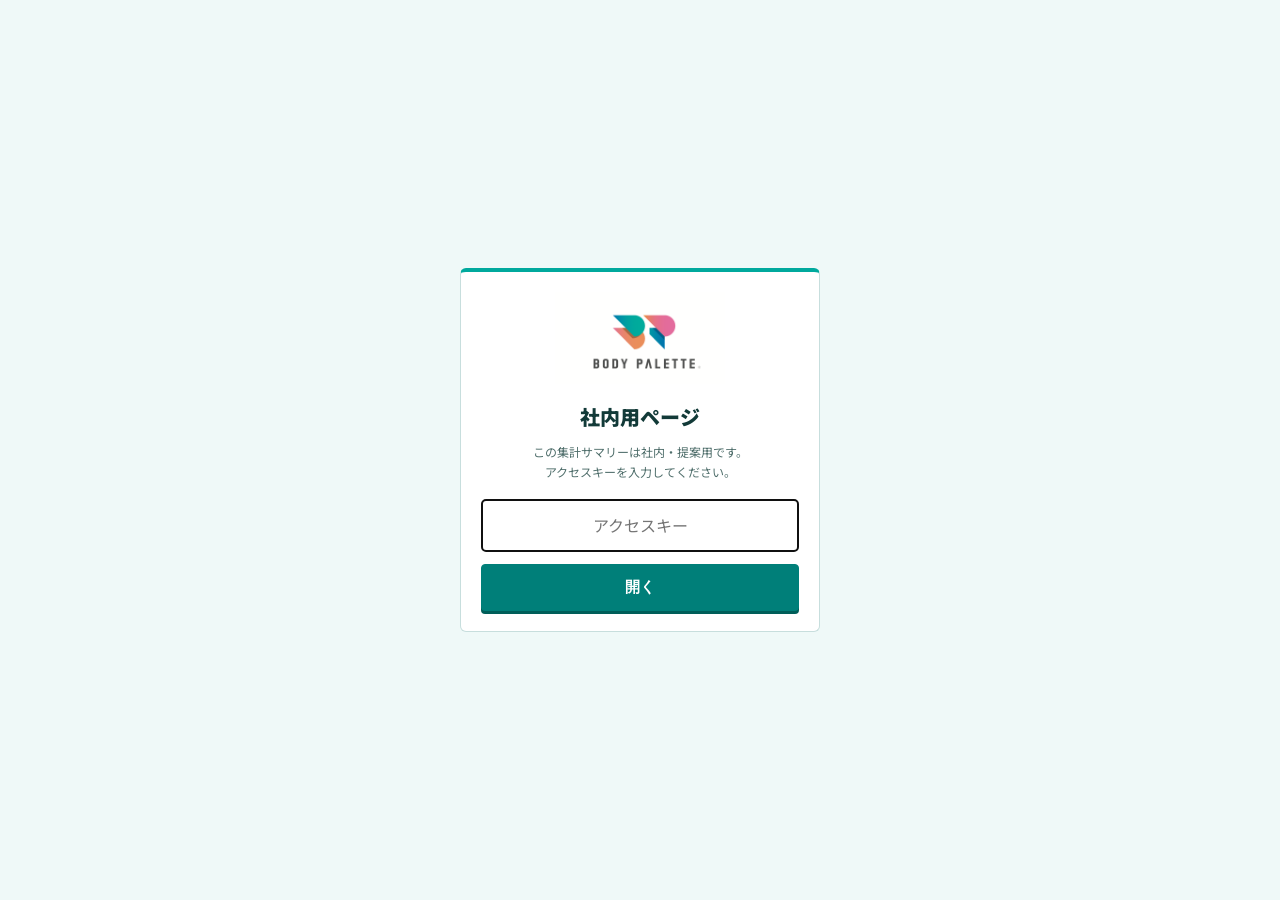
<file: summary-report.html>
<!doctype html>
<html lang="ja">
<head>
<meta charset="utf-8">
<meta name="viewport" content="width=device-width,initial-scale=1">
<meta name="robots" content="noindex,nofollow">
<title>健康セミナー 集計サマリー｜企業ご担当者様向け｜BODY PALETTE</title>
<link rel="preconnect" href="https://fonts.googleapis.com">
<link href="https://fonts.googleapis.com/css2?family=EB+Garamond:wght@500;600&family=Noto+Sans+JP:wght@400;500;700;800;900&family=Shippori+Mincho:wght@600&display=swap" rel="stylesheet">
<style>
:root{--teal:#0fa8a3;--teal-text:#0a6a66;--pink:#e368a0;--orange:#f0925a;--smoke-dark:#123a38;
  --black:#14312f;--muted:#4f6e6b;--line:rgba(18,58,56,.14);--gray-50:#f6faf9;--red:#e24c5e;--r:10px;}
*{box-sizing:border-box;margin:0;padding:0;}
body{font-family:"Noto Sans JP",sans-serif;color:var(--black);background:#eef4f2;line-height:1.7;padding:24px;}
.wrap{max-width:940px;margin:0 auto;}
.tool-note{background:#fff;border:1px solid var(--line);border-radius:var(--r);padding:16px 18px;margin-bottom:18px;font-size:13px;color:var(--muted);}
.tool-note strong{color:var(--teal-text);}
.controls{display:flex;flex-wrap:wrap;gap:10px;align-items:flex-end;margin-bottom:14px;}
.controls textarea{flex:1;min-width:260px;min-height:70px;font-family:monospace;font-size:12px;padding:10px;border:1px solid var(--line);border-radius:8px;resize:vertical;}
.controls .col{display:flex;flex-direction:column;gap:5px;}
.controls label{font-size:11px;font-weight:800;color:var(--muted);}
.controls input[type=number]{width:130px;padding:9px 10px;border:1px solid var(--line);border-radius:8px;font-size:14px;}
.btn{border:none;border-radius:8px;padding:11px 16px;font-size:13px;font-weight:800;cursor:pointer;white-space:nowrap;}
.btn.primary{background:linear-gradient(180deg,#0fa8a3,#0a807c);color:#fff;}
.btn.ghost{background:#fff;border:1px solid var(--line);color:var(--teal-text);}
.hint{font-size:11px;color:var(--muted);margin-bottom:18px;}

/* レポート本体（A4想定） */
#report{background:#fff;border-radius:var(--r);box-shadow:0 20px 50px rgba(15,80,76,.1);overflow:hidden;display:none;}
#report.show{display:block;}
.rep-head{display:flex;justify-content:space-between;align-items:flex-end;padding:26px 32px 16px;border-bottom:3px solid var(--teal);}
.rep-brand{display:flex;align-items:center;gap:12px;}
.rep-brand img{height:40px;width:auto;}
.rep-brand .bt{font-family:"EB Garamond",serif;font-size:20px;letter-spacing:.12em;color:var(--smoke-dark);}
.rep-brand .bt span{display:block;font-family:"Noto Sans JP",sans-serif;font-size:10px;letter-spacing:.02em;color:var(--muted);margin-top:2px;}
.rep-title{text-align:right;}
.rep-title h1{font-family:"Shippori Mincho",serif;font-size:18px;color:var(--smoke-dark);}
.rep-title small{font-size:11px;color:var(--muted);}
.rep-body{padding:24px 32px 30px;}

.kpi-row{display:grid;grid-template-columns:repeat(3,1fr);gap:14px;margin-bottom:22px;}
.kpi{background:linear-gradient(135deg,#0e4f4c,#123a38);color:#fff;border-radius:10px;padding:18px 16px;text-align:center;}
.kpi.alt{background:linear-gradient(135deg,#7a2f52,#e368a0);}
.kpi.warn{background:linear-gradient(135deg,#8a4a1f,#f0925a);}
.kpi .k-l{font-size:11px;color:rgba(255,255,255,.82);}
.kpi .k-v{font-family:"EB Garamond",serif;font-size:40px;font-weight:600;line-height:1.05;margin:4px 0 2px;}
.kpi .k-s{font-size:10px;color:rgba(255,255,255,.72);}

.sec{margin-top:22px;}
.sec-t{font-family:"Shippori Mincho",serif;font-size:15px;font-weight:600;color:var(--smoke-dark);border-bottom:1px solid var(--line);padding-bottom:6px;margin-bottom:12px;}
.grid2{display:grid;grid-template-columns:1fr 1fr;gap:22px;}
.bar-row{display:flex;align-items:center;gap:10px;margin-bottom:8px;}
.bar-row .n{flex:0 0 120px;font-size:12px;font-weight:700;}
.bar-row .track{flex:1;height:16px;background:#e7f1ef;border-radius:99px;overflow:hidden;display:block;}
.bar-row .fill{display:block;height:16px;border-radius:99px;}
.bar-row .v{flex:0 0 74px;text-align:right;font-size:12px;font-weight:800;}
.dist{display:flex;flex-wrap:wrap;gap:8px;}
.chip{background:var(--gray-50);border:1px solid var(--line);border-radius:99px;padding:6px 12px;font-size:12px;font-weight:700;}
.chip b{color:var(--teal-text);}

.impact{background:var(--gray-50);border:1px solid var(--line);border-radius:10px;padding:18px 20px;margin-top:8px;}
.impact .big{font-family:"EB Garamond",serif;font-size:34px;font-weight:600;color:var(--red);}
.impact .lbl{font-size:12px;color:var(--muted);}
.impact .row{display:flex;justify-content:space-between;align-items:baseline;padding:8px 0;border-bottom:1px dashed var(--line);}
.impact .row:last-child{border-bottom:none;}
.impact .row .rv{font-weight:800;font-size:16px;}

.pitch{margin-top:22px;background:linear-gradient(135deg,#0e4f4c,#123a38);color:#fff;border-radius:12px;padding:22px 24px;}
.pitch h2{font-family:"Shippori Mincho",serif;font-size:19px;margin-bottom:10px;}
.pitch p{font-size:13px;line-height:1.9;color:rgba(255,255,255,.9);}
.pitch .hl{color:#8fe3de;font-weight:800;}
.pitch ul{margin:12px 0 0 18px;font-size:13px;}
.pitch li{margin-bottom:5px;}

.rep-foot{padding:14px 32px 22px;font-size:10px;color:var(--muted);line-height:1.6;border-top:1px solid var(--line);}
.repbtns{margin:16px 0 8px;display:flex;gap:10px;}
.small{font-size:11px;color:var(--muted);}
.empty{background:#fff;border:1px dashed var(--line);border-radius:var(--r);padding:40px;text-align:center;color:var(--muted);}
@media print{
  @page{size:A4 portrait;margin:8mm;}
  body{background:#fff;padding:0;}
  .tool-note,.controls,.hint,.repbtns{display:none!important;}
  #report{box-shadow:none;border-radius:0;}
  *{-webkit-print-color-adjust:exact!important;print-color-adjust:exact!important;}
}
@media(max-width:640px){.kpi-row{grid-template-columns:1fr;}.grid2{grid-template-columns:1fr;}.rep-head{flex-direction:column;gap:10px;align-items:flex-start;}.rep-title{text-align:left;}}
/* 社内用ソフトガード */
#repGate{position:fixed;inset:0;z-index:99999;background:#123a38;display:flex;align-items:center;justify-content:center;padding:24px;}
.rg-card{background:#fff;color:#14312f;border-radius:12px;padding:32px 28px;max-width:360px;width:100%;text-align:center;box-shadow:0 30px 60px rgba(0,0,0,.35);}
.rg-logo{font-family:"EB Garamond",serif;font-size:18px;letter-spacing:.14em;color:#0a6a66;margin-bottom:16px;}
.rg-card h1{font-family:"Shippori Mincho",serif;font-size:20px;color:#123a38;margin-bottom:8px;}
.rg-card>p{font-size:12px;color:#4f6e6b;line-height:1.7;margin-bottom:16px;}
.rg-card input{width:100%;padding:12px;border:1px solid rgba(18,58,56,.2);border-radius:8px;font-size:16px;margin-bottom:12px;text-align:center;box-sizing:border-box;}
.rg-card button{width:100%;padding:13px;background:linear-gradient(180deg,#0fa8a3,#0a807c);color:#fff;border:none;border-radius:8px;font-size:15px;font-weight:800;cursor:pointer;}
.rg-err{color:#e24c5e!important;font-weight:700;margin-top:4px;}
</style>
<link rel="stylesheet" href="assets/shared-pages.css?v=20261125"></head>
<body class="shared-report">
<div id="repGate">
  <div class="rg-card">
    <div class="rg-logo"><img src="assets/images/bp-logo-official.png" alt="BODY PALETTE"></div>
    <h1>社内用ページ</h1>
    <p>この集計サマリーは社内・提案用です。<br>アクセスキーを入力してください。</p>
    <input type="password" id="rgKey" placeholder="アクセスキー" autocomplete="off">
    <button type="button" id="rgBtn">開く</button>
    <p class="rg-err" id="rgErr" style="display:none">アクセスキーが違います。</p>
  </div>
</div>
<div class="wrap">
  <div class="tool-note"><strong>端末内のJSONデータから集計サマリーを作成する</strong><br>このページは、手元のデータを読み込んで確認するためのツールです。企業別アンケートのGoogle保存・意欲の前後比較・回答分布は、管理者専用のGoogle管理画面で確認できます。<br><a href="https://script.google.com/a/macros/fractal-workout.jp/s/AKfycbxSY3RpUvpO_aF350AlZKWSh3OGC6_z2T-wZ9jR2lLKNOGGDqbSo84QIWNpaRjAQFQ0/exec?view=admin" target="_blank" rel="noopener">Google管理画面を開く</a></div>

  <div class="controls">
    <textarea id="jsonIn" placeholder='ここに匿名データのJSONを貼り付け（本体ツールの ?fw_admin=1 → 「JSONコピー」、またはスプレッドシートのエクスポート）'></textarea>
    <div class="col">
      <label>従業員数（任意・全社換算用）</label>
      <input type="number" id="empCount" placeholder="例：500" min="1">
    </div>
    <button class="btn primary" id="loadBtn">読み込んで集計</button>
    <button class="btn ghost" id="localBtn">この端末の記録</button>
    <button class="btn ghost" id="sampleBtn">サンプルで表示</button>
  </div>
  <div class="hint">※ データは会社ごと・セミナー回ごとに分けて集計してください。参加者が少ないと統計的なばらつきが大きくなります（目安20名以上）。</div>

  <div class="empty" id="empty">上のボタンからデータを読み込むと、ここに提案用サマリーが表示されます。まずは「サンプルで表示」で体裁をご確認ください。</div>

  <div class="repbtns" id="repbtns" style="display:none">
    <button class="btn primary" onclick="window.print()">🖨 PDF / 印刷（A4）</button>
    <span class="small">印刷ダイアログで用紙A4・背景のグラフィックONを推奨。</span>
  </div>

  <div id="report">
    <div class="rep-head">
      <div class="rep-brand">
        <img src="./assets/images/bp-logo-official.png" alt="BODY PALETTE" onerror="this.style.display='none'">
        <div class="bt">BODY PALETTE<span>健康セミナー 集計サマリー</span></div>
      </div>
      <div class="rep-title">
        <h1>従業員の健康リスク 集計レポート</h1>
        <small id="repMeta">—</small>
      </div>
    </div>
    <div class="rep-body">
      <div class="kpi-row">
        <div class="kpi"><div class="k-l">参加者数</div><div class="k-v" id="kN">–</div><div class="k-s">名（匿名集計）</div></div>
        <div class="kpi warn"><div class="k-l">高リスク該当者</div><div class="k-v" id="kHigh">–</div><div class="k-s" id="kHighSub">いずれかの疾患リスクが高い方</div></div>
        <div class="kpi alt"><div class="k-l">平均 総合リスク</div><div class="k-v" id="kMed">–</div><div class="k-s">100点満点の平均</div></div>
      </div>

      <div class="grid2">
        <div class="sec">
          <div class="sec-t">参加者プロフィール</div>
          <div class="dist" id="ageDist"></div>
          <div class="dist" id="genDist" style="margin-top:8px"></div>
          <div class="small" id="detailNote" style="margin-top:10px"></div>
        </div>
        <div class="sec">
          <div class="sec-t">疾患別 高リスク者の割合</div>
          <div id="diseaseBars"></div>
        </div>
      </div>

      <div class="sec">
        <div class="sec-t">放置した場合の推定インパクト</div>
        <div class="impact">
          <div class="lbl">参加者が現状を放置した場合、80歳までに失う推定資産の<strong>合計</strong></div>
          <div class="big" id="impTotal">–</div>
          <div class="row"><span>参加者1人あたりの平均逸失資産</span><span class="rv" id="impAvg">–</span></div>
          <div class="row"><span>健康寿命の平均短縮（放置シナリオ）</span><span class="rv" id="impLife">–</span></div>
          <div class="row"><span>現状放置による<strong>追加の生涯医療費</strong>（最大・推定／健保・本人負担）</span><span class="rv" id="impMed" style="color:var(--red)">–</span></div>
          <div class="row" id="empRow" style="display:none"><span id="empRowL">全社換算の推定逸失資産</span><span class="rv" id="impEmp">–</span></div>
          <div class="row" id="empMedRow" style="display:none"><span id="empMedRowL">全社換算の追加生涯医療費</span><span class="rv" id="impEmpMed" style="color:var(--red)">–</span></div>
        </div>
      </div>

      <div class="pitch">
        <h2 id="pitchH">— </h2>
        <p id="pitchP">—</p>
        <ul id="pitchList"></ul>
      </div>
    </div>
    <div class="rep-foot" id="repFoot"></div>
  </div>
</div>

<script>
// ── 社内用ソフトガード（簡易。完全なアクセス制御ではなくキーはソース内にあります）──
var REPORT_KEY='fractal2026';   // ← 共有・変更してください（?key=fractal2026 でも解錠）
(function(){
  var g=document.getElementById('repGate');
  function unlock(){ if(g) g.style.display='none'; try{sessionStorage.setItem('rg_ok','1');}catch(e){} }
  var p=new URLSearchParams(location.search);
  var ok=false; try{ ok=sessionStorage.getItem('rg_ok')==='1'; }catch(e){}
  if(p.get('key')===REPORT_KEY || ok){ unlock(); return; }
  var btn=document.getElementById('rgBtn'), inp=document.getElementById('rgKey'), err=document.getElementById('rgErr');
  function tryKey(){ if(inp && inp.value.trim()===REPORT_KEY){ unlock(); } else if(err){ err.style.display='block'; } }
  if(btn) btn.addEventListener('click',tryKey);
  if(inp){ inp.addEventListener('keydown',function(e){ if(e.key==='Enter') tryKey(); }); inp.focus(); }
})();
const $=id=>document.getElementById(id);
function yen(man){ // manは万円
  if(man>=10000) return (man/10000).toFixed(1)+'億円';
  return Math.round(man).toLocaleString()+'万円';
}
const DIS=[['risk_glucose','糖代謝'],['risk_bp','血圧'],['risk_lipid','脂質'],['risk_liver','肝機能'],['risk_kidney','腎機能'],['risk_musculo','筋骨格']];
const AGE_ORDER=['20代','30代','40代','50代','60代','70代'];

function ageLabel(g){ // saveAnonRecordのage_groupは「30-39」等かもしれないので吸収
  if(!g) return '不明';
  const m=String(g).match(/(\d2?0)/); if(m){const d=Math.floor(parseInt(m[1],10)/10)*10; return d+'代';}
  if(/20/.test(g))return '20代'; if(/30/.test(g))return '30代'; if(/40/.test(g))return '40代';
  if(/50/.test(g))return '50代'; if(/60/.test(g))return '60代'; if(/70/.test(g))return '70代';
  return String(g);
}
function bc(s){return s>=70?'#e24c5e':s>=40?'#f0925a':'#0fa8a3';}

function render(records){
  records=(records||[]).filter(r=>r&&typeof r==='object');
  if(!records.length){ alert('有効なレコードがありません。JSON形式（配列）をご確認ください。'); return; }
  const N=records.length;
  const highRisk=records.filter(r=>Math.max(r.risk_glucose||0,r.risk_bp||0,r.risk_lipid||0,r.risk_liver||0,r.risk_kidney||0,r.risk_musculo||0)>=70);
  const avgMed=Math.round(records.reduce((s,r)=>s+(r.med_score||0),0)/N);
  // 年齢分布
  const ages={}; records.forEach(r=>{const a=ageLabel(r.age_group); ages[a]=(ages[a]||0)+1;});
  // 性別
  const gen={male:0,female:0}; records.forEach(r=>{ if(r.gender==='female')gen.female++; else gen.male++; });
  // 疾患別高リスク率
  const disease=DIS.map(([k,label])=>{
    const cnt=records.filter(r=>(r[k]||0)>=70).length;
    const avg=Math.round(records.reduce((s,r)=>s+(r[k]||0),0)/N);
    return {label,cnt,rate:Math.round(cnt/N*100),avg};
  });
  // 逸失資産（diff80_bracketは万円）
  const losses=records.map(r=>Math.max(0,r.diff80_bracket||0));
  const totalLoss=losses.reduce((a,b)=>a+b,0);
  const avgLoss=Math.round(totalLoss/N);
  // 健康寿命損失
  const lifeVals=records.map(r=>r.life_loss).filter(v=>typeof v==='number'&&v>0);
  const avgLife=lifeVals.length?(lifeVals.reduce((a,b)=>a+b,0)/lifeVals.length):null;
  // 詳細入力率
  const detailed=records.filter(r=>(r.entered||0)>=5).length;

  // KPI
  $('kN').textContent=N;
  $('kHigh').textContent=Math.round(highRisk.length/N*100)+'%';
  $('kHighSub').textContent=`${N}名中 ${highRisk.length}名`;
  $('kMed').textContent=avgMed;

  // プロフィール
  $('ageDist').innerHTML=AGE_ORDER.filter(a=>ages[a]).map(a=>`<span class="chip">${a} <b>${ages[a]}名</b></span>`).join('')
    + Object.keys(ages).filter(a=>!AGE_ORDER.includes(a)).map(a=>`<span class="chip">${a} <b>${ages[a]}名</b></span>`).join('');
  $('genDist').innerHTML=`<span class="chip">男性 <b>${gen.male}名</b></span><span class="chip">女性 <b>${gen.female}名</b></span>`;
  $('detailNote').textContent=`健診数値を詳しく入力した方：${detailed}名（${Math.round(detailed/N*100)}%）。入力が多いほど判定の網羅性が高まります。`;

  // 疾患バー
  $('diseaseBars').innerHTML=disease.map(d=>`
    <div class="bar-row"><span class="n">${d.label}</span>
      <span class="track"><span class="fill" style="width:${d.rate}%;background:${bc(d.avg)}"></span></span>
      <span class="v">${d.rate}%（${d.cnt}名）</span></div>`).join('');

  // インパクト
  $('impTotal').textContent=yen(totalLoss);
  $('impAvg').textContent=yen(avgLoss);
  $('impLife').textContent=avgLife?('平均 約'+avgLife.toFixed(1)+'年 短縮'):'（健康寿命モードのデータなし）';

  // 追加の生涯医療費（med_score→係数×base の健康維持との差／厚労省 生涯医療費準拠）
  const LIFE_BASE={male:2875,female:3125}; // 万円（男2300/女2500 ×1.25）
  const medMult=m=> m<40?1.0+0.3*(m/40):m<70?1.3+0.4*((m-40)/30):1.7;
  const medExtras=records.map(r=>{const b=LIFE_BASE[r.gender==='female'?'female':'male'];return Math.max(0,Math.round(b*(medMult(r.med_score||0)-1)));});
  const totalMed=medExtras.reduce((a,b)=>a+b,0);
  const avgMed2=Math.round(totalMed/N);
  $('impMed').textContent=yen(totalMed);

  // 全社換算
  const emp=parseInt($('empCount').value,10);
  if(emp&&emp>=N){
    const scaled=Math.round(avgLoss*emp);
    $('empRowL').textContent=`全社換算（従業員${emp.toLocaleString()}名・参加者平均を適用）の推定逸失資産`;
    $('impEmp').textContent=yen(scaled);
    $('empRow').style.display='';
    $('impEmpMed').textContent=yen(Math.round(avgMed2*emp));
    $('empMedRow').style.display='';
  } else { $('empRow').style.display='none'; $('empMedRow').style.display='none'; }

  // 提案
  const highPct=Math.round(highRisk.length/N*100);
  $('pitchH').textContent=`参加者の ${highPct}% が高リスク域。今こそ「継続的な健康施策」が必要です。`;
  $('pitchP').innerHTML=`今回のセミナーで、参加者${N}名のうち<span class="hl">${highRisk.length}名（${highPct}%）</span>が、いずれかの疾患リスクが高い域にありました。このまま放置すると、参加者だけで将来資産<span class="hl">最大 ${yen(totalLoss)}</span>${avgLife?`・平均 ${avgLife.toFixed(1)}年の健康寿命`:''}が失われ、追加の生涯医療費が<span class="hl">最大 ${yen(totalMed)}</span>（健保・本人負担）に上る可能性があります。医療費増は健保財政・保険料率にも直結します。<br>その多くは<span class="hl">運動習慣で防げます</span> — 運動不足は糖尿病の約27%・虚血性心疾患の約30%の原因（WHO）。健診は"気づき"にすぎず、数値を守るのは受診後の<span class="hl">継続的な運動習慣</span>です。`;
  $('pitchList').innerHTML=[
    'まずは高リスク者への二次健診受診勧奨（本ツールで動機づけ済み）',
    'ウォーキングだけでなく<b>筋トレを組み合わせた運動習慣</b>づくりの伴走支援（有酸素＋筋トレで死亡リスク最小）— オンライン／対面パーソナル・ピラティス',
    '四半期ごとの再測定で改善を可視化し、健康経営の指標に反映',
  ].map(x=>`<li>${x}</li>`).join('');

  // メタ・フッター
  let ds=''; try{const d=new Date();ds=`${d.getFullYear()}年${d.getMonth()+1}月${d.getDate()}日`;}catch(e){}
  $('repMeta').textContent=`集計日 ${ds}　参加者 ${N}名`;
  $('repFoot').innerHTML='※本レポートは個人を特定しない匿名の集計データに基づく参考試算です。逸失資産・医療費は本ツールのモデル（厚労省 生涯医療費／国税庁／各査読論文準拠）による<strong>最大ケース</strong>の推計であり、医学的診断・投資助言ではありません。運動効果の根拠：WHO／厚労省「身体活動・運動」、Resistance Training and Mortality（AJPM 2022 メタ解析）。｜提供：FRACTAL WORKOUT株式会社';

  $('empty').style.display='none';
  $('report').classList.add('show');
  $('repbtns').style.display='flex';
  window.scrollTo(0,0);
}

$('loadBtn').addEventListener('click',()=>{
  let txt=$('jsonIn').value.trim();
  if(!txt){ alert('JSONを貼り付けてください。'); return; }
  let data;
  try{ data=JSON.parse(txt); }catch(e){ alert('JSONの形式が正しくありません。'); return; }
  if(!Array.isArray(data)) data=[data];
  render(data);
});
$('localBtn').addEventListener('click',()=>{
  let recs=[];
  try{ recs=JSON.parse(localStorage.getItem('fw_anon_records')||'[]'); }catch(e){}
  if(!recs.length){ alert('この端末に匿名データがありません（本体ツールを同じ端末で実行した記録が必要です）。'); return; }
  render(recs);
});
$('sampleBtn').addEventListener('click',()=>{
  // サンプル：40名の匿名レコードを生成（体裁確認・デモ用）
  const ages=['30-39','40-49','50-59','60-69'];
  const recs=[];
  for(let i=0;i<40;i++){
    const sev=Math.random(); // 0..1 リスクの重さ
    const base=v=>Math.min(100,Math.round(v*sev+Math.random()*25));
    const gl=base(70),bp=base(60),lp=base(55),lv=base(45),kd=base(40),ms=20+Math.round(Math.random()*40);
    const med=Math.round((gl+bp+lp+lv+kd+ms*0.8)/5.8);
    recs.push({
      age_group:ages[Math.floor(Math.random()*ages.length)],
      gender:Math.random()<0.62?'male':'female',
      bmi_cat:sev>0.6?'肥満':'普通',
      entered:Math.random()<0.5?Math.floor(Math.random()*5):5+Math.floor(Math.random()*8),
      risk_glucose:gl,risk_bp:bp,risk_lipid:lp,risk_liver:lv,risk_kidney:kd,risk_musculo:ms,
      med_score:med,
      diff80_bracket:Math.round((1500+sev*11000)/100)*100,
      mode:Math.random()<0.5?'asset':'lifespan',
      life_loss:+(sev*11).toFixed(1)
    });
  }
  render(recs);
});
</script>
</body>
</html>
</file>
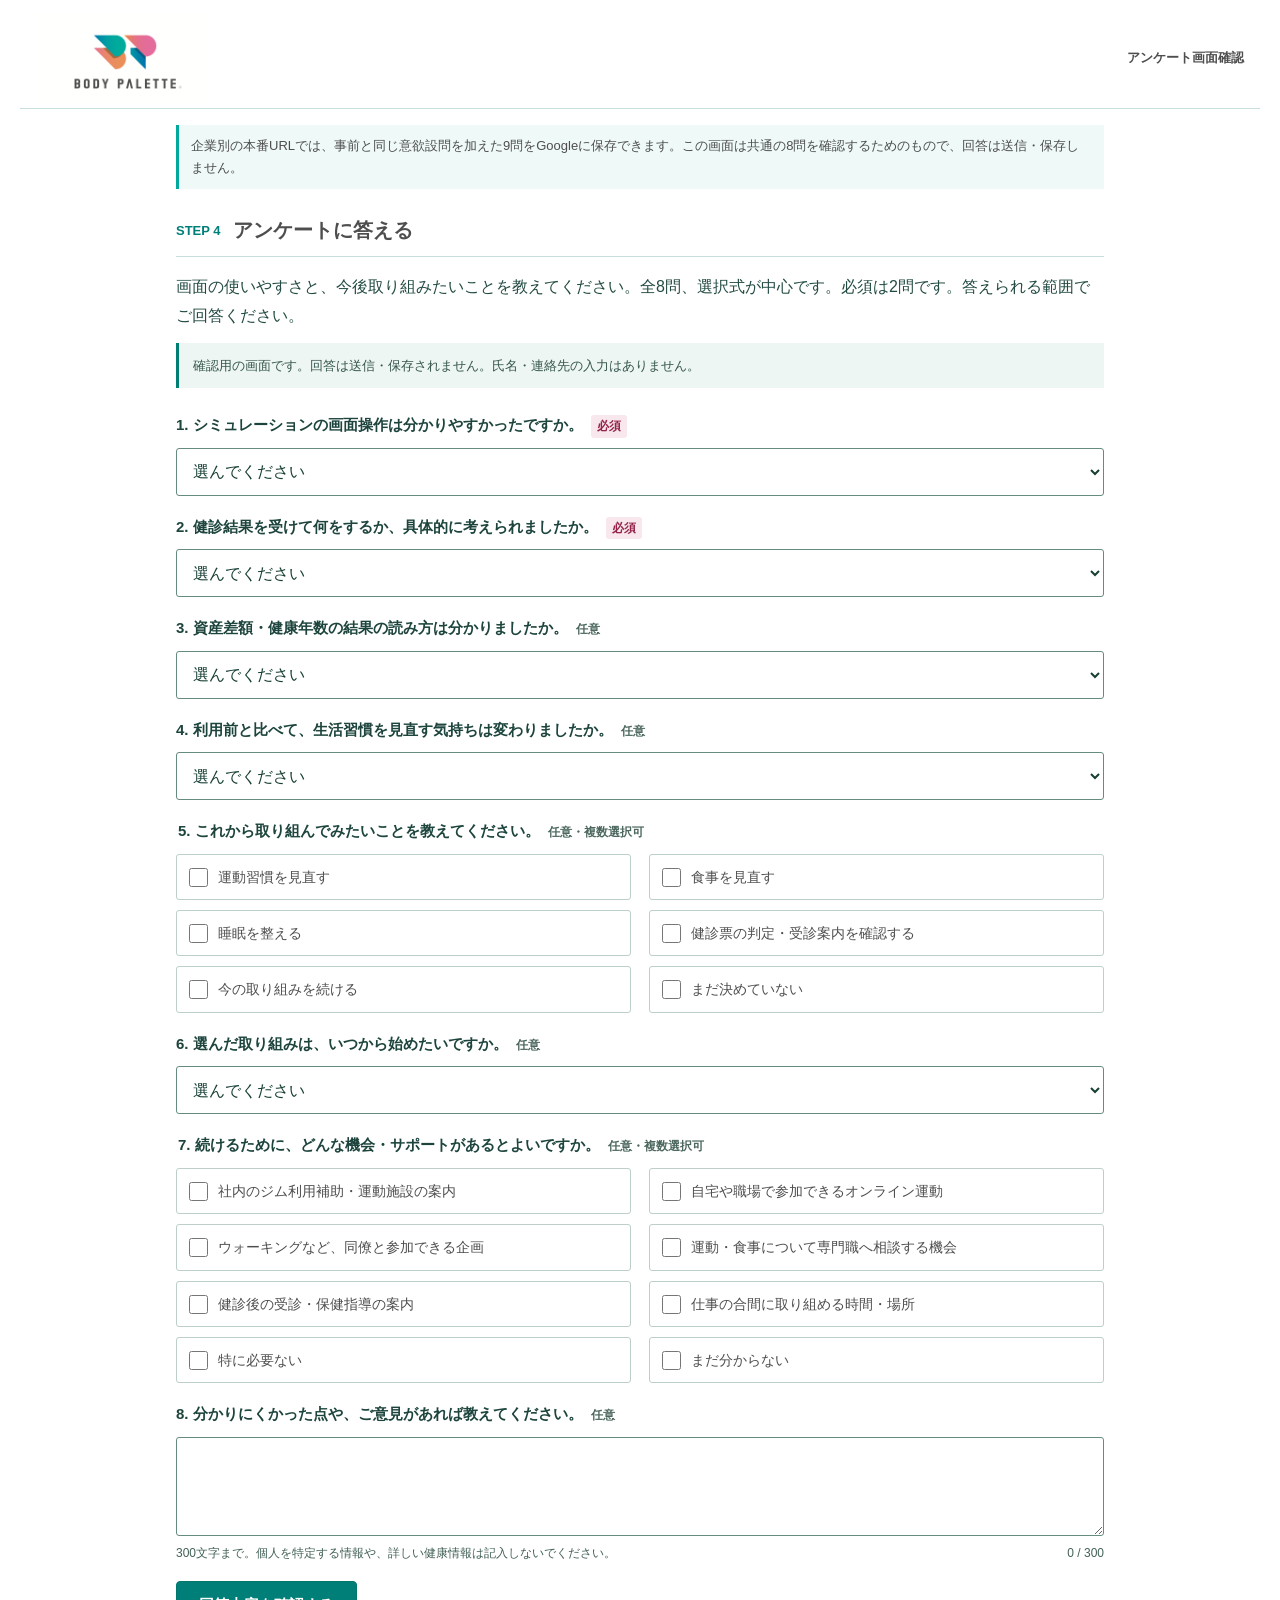
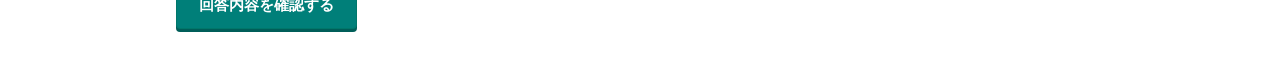
<file: survey-preview.html>
<!doctype html><html lang="ja"><head><meta charset="utf-8"><meta name="viewport" content="width=device-width,initial-scale=1"><title>アンケート画面確認｜BODY PALETTE</title><link rel="stylesheet" href="assets/min/seminar-survey.css?v=b11d7b752a"><link rel="stylesheet" href="assets/shared-pages.css"></head><body data-mode="asset" class="shared-survey-page"><header class="shared-header"><a href="health-asset-simulation.html"><img src="assets/images/bp-logo-official.png" alt="BODY PALETTE" width="200" height="108"></a><span>アンケート画面確認</span></header><main class="shared-content"><p class="shared-note">企業別の本番URLでは、事前と同じ意欲設問を加えた9問をGoogleに保存できます。この画面は共通の8問を確認するためのもので、回答は送信・保存しません。</p><div id="p1" hidden></div><button id="resetFormBtn" type="button" hidden>リセット</button></main><script src="assets/min/seminar-survey.js?v=80b5052c5a"></script><script>document.querySelector('.ph-step').textContent='STEP 4';</script></body></html>
</file>
<file: nippn/assets/min/simulator-base.css>
:root{--teal:#0fa8a3;--teal-deep:#0a807c;--teal-light:#6fd0cc;--pink:#e368a0;--orange:#f0925a;--black:#14312f;--white:#fff;--gray-50:#f6faf9;--gray-100:#e7f1ef;--gray-300:#c6d6d3;--smoke:#5e8582;--smoke-dark:#123a38;--gold:#0fa8a3;--gold-2:#6fd0cc;--red:#e24c5e;--teal-text:#0a6a66;--green:#0fa8a3;--navy:#123a38;--navy2:#5e8582;--navy3:#14312f;--line:rgba(18,58,56,.14);--text:#173230;--muted:#4f6e6b;--bg:#f6faf9;--card:#fff;--shadow:0 26px 60px rgba(15,80,76,.14);--r:8px}*{box-sizing:border-box;margin:0;padding:0}body{font-family:Noto Sans JP,-apple-system,BlinkMacSystemFont,Hiragino Sans,Yu Gothic,sans-serif;background:linear-gradient(180deg,#fff 0,#fff 54%,var(--gray-50) 54%,var(--gray-50) 100%);color:var(--text);min-height:100vh;line-height:1.75;letter-spacing:0;overflow-x:hidden}button,input,select{font:inherit}img{display:block;max-width:100%;height:auto}.page{width:min(1280px,calc(100% - 40px));margin:0 auto;padding:24px 0 72px}.brand-header{max-width:900px;margin:0 auto 22px;display:flex;align-items:center;justify-content:space-between;gap:24px;min-height:74px;border-bottom:1px solid rgba(18,58,56,.09)}.brand-logo{display:flex;align-items:center;gap:16px;text-decoration:none;color:var(--black)}.brand-logo__full{height:54px;width:auto;object-fit:contain;display:block}@media(max-width:768px){.brand-logo__full{height:44px}}.brand-logo__mark{width:64px;height:64px;object-fit:contain;background:#14312f}.brand-logo__text{font-family:EB Garamond,serif;font-size:24px;font-weight:500;letter-spacing:.22em;line-height:1;color:var(--black)}.brand-logo__text span{display:block;margin-top:7px;font-family:Noto Sans JP,sans-serif;font-size:10px;font-weight:700;letter-spacing:.26em;color:var(--gold)}.brand-meta{display:flex;align-items:center;gap:14px;color:var(--muted);font-size:12px;font-weight:700;letter-spacing:.12em;text-transform:uppercase}.brand-meta span+span{padding-left:14px;border-left:1px solid var(--line)}.partner-badge{font-size:10px;font-weight:700;letter-spacing:.1em;color:#fff;background:#00439c;padding:5px 12px;border-radius:3px;white-space:nowrap}.hero{max-width:900px;margin:0 auto 12px;position:relative;background:var(--gray-50);border:1px solid var(--line);box-shadow:var(--shadow);overflow:hidden}.hero:before{position:absolute;inset:0 auto 0 0;width:5px;background:var(--gold);content:""}.hero-copy{position:relative;z-index:2;padding:22px 28px 20px 32px}.section-label,.hero-tag{margin:0 0 8px;color:var(--teal-text);font-family:EB Garamond,serif;font-size:12px;font-weight:600;letter-spacing:.18em;text-transform:uppercase}.hero h1{margin:0;font-family:Shippori Mincho,serif;font-size:clamp(24px,3.2vw,34px);font-weight:600;line-height:1.32;text-wrap:balance}.hero-h1-nowrap{display:inline-block;white-space:nowrap}.hero p{max-width:60em;margin:9px 0 0;color:#343b3d;font-size:13px;line-height:1.8}.hero-visual,.hero-qr{display:none}.steps{display:grid;grid-template-columns:repeat(3,1fr);gap:14px;margin-bottom:18px}.step{display:flex;align-items:flex-start;gap:16px;min-height:112px;padding:22px;background:var(--white);border:1px solid var(--line)}.step-num{flex:0 0 auto;color:var(--gold);font-family:EB Garamond,serif;font-size:38px;font-weight:500;line-height:.9}.steps .step:nth-child(1) .step-num{color:var(--teal)}.steps .step:nth-child(2) .step-num{color:var(--pink)}.steps .step:nth-child(3) .step-num{color:var(--orange)}.exam-reasons .exam-reason:nth-child(1) .er-t{color:var(--teal)}.exam-reasons .exam-reason:nth-child(2) .er-t{color:var(--pink)}.exam-reasons .exam-reason:nth-child(3) .er-t{color:var(--orange)}.exam-steps .exam-step:nth-child(1) .es-n{background:var(--teal)}.exam-steps .exam-step:nth-child(2) .es-n{background:var(--pink)}.exam-steps .exam-step:nth-child(3) .es-n{background:var(--orange)}.step-text strong{display:block;margin-top:2px;color:var(--black);font-family:Shippori Mincho,serif;font-size:18px;font-weight:500;line-height:1.45}.step-text span{display:block;margin-top:5px;color:var(--muted);font-size:12px;font-weight:700}.layout{display:block;max-width:900px;margin:0 auto;scroll-behavior:smooth}.panel{background:var(--card);border:1px solid var(--line);border-radius:var(--r);box-shadow:0 18px 44px #0f504c14;overflow:hidden;margin-bottom:18px;scroll-margin-top:84px}.ph{scroll-margin-top:84px;position:relative;background:var(--smoke-dark);color:#fff;padding:16px 20px;font-size:15px;font-weight:800;letter-spacing:.04em;text-align:left}.ph:after{position:absolute;left:0;right:0;bottom:0;height:2px;background:var(--gold);content:""}.ph-step{display:inline-block;font-size:11px;font-weight:900;letter-spacing:.1em;color:#0b1416;background:var(--gold-2);padding:3px 9px;border-radius:12px;margin-right:12px;vertical-align:middle}.pb{padding:20px}.step2-head,.step-sec-head{scroll-margin-top:84px;position:relative;display:flex;align-items:center;gap:0;flex-wrap:wrap;margin:30px -20px 16px;padding:16px 20px;background:var(--smoke-dark);color:#fff;font-family:Noto Sans JP,sans-serif;font-size:15px;font-weight:800;letter-spacing:.04em}.step2-head:after,.step-sec-head:after{position:absolute;left:0;right:0;bottom:0;height:2px;background:var(--gold);content:""}.step2-opt{font-family:Noto Sans JP,sans-serif;font-size:11px;font-weight:700;color:#ffffffc7;margin-left:10px}.mode-select{margin:0 0 22px;padding:18px 18px 20px;background:linear-gradient(180deg,#f2fbfa 0%,var(--gray-50) 100%);border:1px solid var(--line);border-radius:var(--r)}.mode-select-q{font-family:Shippori Mincho,serif;font-size:16px;font-weight:600;color:var(--black);margin-bottom:14px;text-align:center}.mode-select-q strong{color:var(--teal-text)}.mode-cards{display:grid;grid-template-columns:1fr 1fr;gap:12px}.mode-card{display:flex;flex-direction:column;align-items:flex-start;justify-content:flex-end;gap:6px;min-height:184px;padding:16px 16px 18px;background-color:#174d4a;background-position:center;background-repeat:no-repeat;background-size:cover;border:1.5px solid var(--line);border-radius:var(--r);cursor:pointer;text-align:left;transition:.18s;position:relative;overflow:hidden;isolation:isolate}#modeAsset{background-image:linear-gradient(180deg,#08302d38,#08302de0),url(../images/health-assets-future-v1.webp)}#modeLife{background-image:linear-gradient(180deg,#072d2929,#072d29d6),url(../images/healthy-years-future-v1.webp)}.mode-card:hover{border-color:var(--teal-light);transform:translateY(-1px);box-shadow:0 10px 22px #0f504c38}.mode-card.on{border-color:#8ee9e4;box-shadow:0 0 0 3px #0fa8a359,0 10px 22px #0f504c38}.mode-card.on:after{content:"✓";position:absolute;top:10px;right:12px;color:#fff;font-weight:900;font-size:16px;text-shadow:0 1px 4px rgba(0,0,0,.4)}.mode-card:focus-visible{outline:3px solid var(--teal);outline-offset:2px}body[data-mode=unselected] .mode-select{border-color:var(--teal);box-shadow:0 0 0 3px #0fa8a31f}body[data-mode=unselected] .mode-select-q:after{content:" ここで選ぶと、必要な入力だけを表示します";display:block;margin-top:5px;font-family:Noto Sans JP,sans-serif;font-size:12px;font-weight:700;color:var(--muted)}.mode-ico{font-size:26px;line-height:1;filter:drop-shadow(0 1px 3px rgba(0,0,0,.28))}.mode-t{font-family:Shippori Mincho,serif;font-size:16px;font-weight:600;color:#fff;text-shadow:0 1px 3px rgba(0,0,0,.36)}.mode-card.on .mode-t{color:#fff}.mode-d{font-size:12px;line-height:1.65;color:#fffffff0;text-shadow:0 1px 3px rgba(0,0,0,.38)}.mode-life-only{display:none}body[data-mode=lifespan] .mode-life-only{display:block}body[data-mode=lifespan] .mode-asset-only{display:none}.life-result{margin:0 0 4px;padding:22px 20px;background:linear-gradient(135deg,#0e4f4c,#123a38);border-radius:var(--r);color:#fff}.life-main{text-align:center;padding-bottom:16px;border-bottom:1px solid rgba(255,255,255,.14)}.life-main-label{font-size:13px;color:#ffffffd1}.life-main-num{font-family:EB Garamond,serif;font-size:clamp(40px,9vw,64px);font-weight:600;line-height:1.05;color:#8fe3de;margin:4px 0 2px}.life-main-sub{font-size:12px;color:#ffffffb8}.life-vision{position:relative;min-height:190px;margin-top:16px;border-radius:9px;overflow:hidden;background-image:url(../images/healthy-years-path-v1.webp);background-size:cover;background-position:center;display:flex;align-items:flex-end}.life-vision:after{content:"";position:absolute;inset:0;background:linear-gradient(90deg,#062624eb,#062624b8 46%,#06262414)}.life-vision-copy{position:relative;z-index:1;padding:20px 19px;max-width:70%}.life-vision-kicker{font-size:10px;letter-spacing:.14em;font-weight:900;color:#8fe3de;margin-bottom:6px}.life-vision-title{font-family:Shippori Mincho,serif;font-size:clamp(18px,3vw,23px);line-height:1.45;font-weight:600;color:#fff;text-wrap:balance}.life-vision-title strong{font-family:EB Garamond,serif;font-size:1.45em;color:#ffd27a;font-weight:600;white-space:nowrap}.life-vision-sub{font-size:11px;line-height:1.7;color:#ffffffd4;margin-top:7px}.life-days{display:inline-flex;gap:5px;align-items:baseline;margin-top:11px;padding:5px 9px;background:#ffffff1f;border:1px solid rgba(255,255,255,.16);border-radius:5px;color:#ffffffd6;font-size:10px}.life-days strong{font:600 20px/1 EB Garamond,serif;color:#ffd27a}.life-compare{display:grid;grid-template-columns:1fr 1fr;gap:10px;margin-top:16px}.life-mini{background:#ffffff0f;border:1px solid rgba(255,255,255,.12);border-radius:6px;padding:12px 10px;text-align:center}.life-mini-lbl{display:block;font-size:11px;color:#ffffffb8}.life-mini-val{display:inline-block;font-family:EB Garamond,serif;font-size:30px;font-weight:600;margin:2px 0}.life-mini-val.good{color:#8fe3de}.life-mini-val.bad{color:#ff9a9a}.life-mini-u{display:block;font-size:10px;color:#fff9}.life-actions{margin-top:16px;background:#ffffff0d;border-radius:8px;padding:14px}.la-h{font-size:12px;font-weight:800;color:#8fe3de;margin-bottom:8px;letter-spacing:.04em}.la-row{display:flex;justify-content:space-between;align-items:center;gap:10px;padding:7px 0;border-bottom:1px solid rgba(255,255,255,.08)}.la-row:last-child{border-bottom:none}.la-l{font-size:13px;color:#fff}.la-y{font-size:15px;font-weight:900;color:#8fe3de;white-space:nowrap}.la-total{margin-top:4px;padding-top:10px;border-top:1px solid rgba(255,255,255,.2)}.la-total .la-l{font-weight:800}.la-total .la-y{color:#ffd9d9;font-size:16px}.life-live-change{margin-top:12px;padding:12px 14px;border:1px solid rgba(143,227,222,.36);background:#8fe3de1c;border-radius:8px;display:grid;grid-template-columns:auto 1fr;gap:2px 10px;align-items:center}.life-live-change-label{font-size:10px;font-weight:900;letter-spacing:.08em;color:#8fe3de;grid-column:1/-1}.life-live-change strong{font:600 28px/1 EB Garamond,serif;color:#ffd27a;white-space:nowrap}.life-live-change span:last-child{font-size:11px;line-height:1.55;color:#ffffffd9}.life-src{margin-top:12px;font-size:10px;line-height:1.6;color:#ffffff8c}.life-bar{margin-top:16px;background:#ffffff0d;border-radius:8px;padding:15px 14px 12px}.lb-cap-row{display:flex;justify-content:space-between;font-size:10px;color:#fff9;margin-bottom:9px}.lb-row{display:flex;align-items:center;gap:10px;margin-bottom:9px}.lb-cap{flex:0 0 62px;font-size:11px;font-weight:800}.lb-cap.good{color:#8fe3de}.lb-cap.bad{color:#ff9a9a}.lb-track{position:relative;flex:1;height:24px;background:#ffffff14;border-radius:6px;overflow:hidden;display:flex;align-items:center}.lb-fill{height:100%;border-radius:6px;transition:width .7s cubic-bezier(.4,0,.2,1)}.lb-fill.good{background:linear-gradient(90deg,#4fb3ad,#8fe3de)}.lb-fill.bad{background:linear-gradient(90deg,#b34a52,#ff9a9a)}.lb-age{position:absolute;right:9px;font-size:12px;font-weight:900;color:#08302e}.lb-gap{margin-top:3px;font-size:11px;font-weight:700;color:#ffd9d9;text-align:right}.life-teaser{margin-top:14px;padding:12px 14px;background:var(--gray-50);border:1px dashed var(--line);border-radius:var(--r);font-size:12px;color:var(--muted);line-height:1.7}.life-teaser strong{color:var(--teal-text)}@media(max-width:560px){.life-vision{min-height:210px;background-position:62% center}.life-vision-copy{max-width:88%;padding:18px 16px}.life-vision:after{background:linear-gradient(90deg,#062624eb,#0626249e 78%,#06262429)}}.precision-meter{margin:2px 0 16px;padding:14px 16px;background:var(--gray-50);border:1px solid var(--line);border-radius:var(--r)}.pm-head{display:flex;align-items:center;justify-content:space-between;margin-bottom:8px}.pm-label{font-size:12px;font-weight:800;color:var(--muted);letter-spacing:.06em}.pm-level{font-family:EB Garamond,serif;font-size:20px;font-weight:700;color:var(--muted);transition:color .3s}.pm-level[data-lv=詳細]{color:var(--teal)}.pm-level[data-lv=標準]{color:var(--orange)}.pm-bar{height:8px;background:#dbe8e5;border-radius:99px;overflow:hidden}.pm-fill{height:100%;width:0;border-radius:99px;background:linear-gradient(90deg,var(--teal-light),var(--teal));transition:width .5s cubic-bezier(.4,0,.2,1)}.pm-note{margin-top:9px;font-size:12px;line-height:1.65;color:#3d5450}.pm-note strong{color:var(--teal-text)}.med-headline{background:linear-gradient(135deg,#8a2f2f,#b34a3e);color:#fff;border-radius:8px;padding:15px 16px;margin-bottom:13px;text-align:center}.med-headline .mh-lead{font-size:12px;color:#ffffffdb}.med-headline .mh-num{font-family:EB Garamond,serif;font-size:34px;font-weight:600;line-height:1.15;margin:4px 0}.med-headline .mh-sub{font-size:11px;color:#ffffffd1;line-height:1.6}.med-headline .mh-prev{margin-top:11px;padding-top:11px;border-top:1px solid rgba(255,255,255,.25);font-size:11px;line-height:1.75;color:#fffffff0;text-align:left}.med-headline .mh-prev strong{color:#ffe0b8}.hero-qr{display:flex;align-items:center;gap:12px;margin-top:22px;padding:10px 12px;background:#fff;border:1px solid var(--line);border-radius:var(--r);max-width:310px;box-shadow:0 6px 18px #0f504c14}.hero-qr img{width:82px;height:82px;flex:0 0 auto;border-radius:4px;image-rendering:pixelated}.hero-qr-txt{display:flex;flex-direction:column}.hero-qr-txt strong{font-size:13px;color:var(--teal-text)}.hero-qr-txt span{font-size:11px;color:var(--muted);margin-top:3px;line-height:1.5}.demo-bar{display:flex;gap:8px;flex-wrap:wrap;margin:14px 0 0}.demo-bar button{background:#fff;border:1px solid var(--line);border-radius:8px;padding:8px 13px;font-size:12px;font-weight:800;color:var(--teal-text);cursor:pointer}.demo-bar button:hover{background:#f2fbfa;border-color:var(--teal)}.demo-bar .db-reset{color:var(--muted)}@keyframes reveal{0%{opacity:0;transform:translateY(12px)}to{opacity:1;transform:none}}#p1.revealed .pr-a{animation:reveal .5s ease-out both}body.pre-run .sticky-cta{display:none!important}.exam-save-btn{display:block;width:100%;margin-top:16px;padding:14px;background:#fff;color:var(--teal-text);border:none;border-radius:8px;font-size:14px;font-weight:900;cursor:pointer;box-shadow:0 8px 20px #0000002e;transition:.15s}.exam-save-btn:hover{background:#f2fbfa;transform:translateY(-1px)}input::placeholder,textarea::placeholder{color:#9aada9;font-weight:400;opacity:1}a:focus-visible,button:focus-visible,.mode-card:focus-visible,.chip:focus-visible,.adv-toggle:focus-visible,[tabindex]:focus-visible,summary:focus-visible{outline:3px solid var(--teal);outline-offset:2px}.demo-bar button,.chip{min-height:42px}.a80-calc{display:flex;align-items:stretch;justify-content:center;gap:8px;flex-wrap:nowrap}.a80-c-cell{flex:1 1 0;min-width:0;background:#ffffff0f;border:1px solid rgba(255,255,255,.12);border-radius:8px;padding:10px 6px;text-align:center;display:flex;flex-direction:column;gap:4px;justify-content:center}.a80-c-cell .cl{font-size:11px;color:#ffffffbd;line-height:1.35}.a80-c-cell .cv{font-family:EB Garamond,serif;font-size:22px;font-weight:600;line-height:1.05;white-space:nowrap}.a80-c-cell .cv.good{color:#8fe3de}.a80-c-cell .cv.bad{color:#ff9a9a}.a80-c-cell.res{background:#e368a029;border-color:#e368a06b}.a80-c-cell.res .cv.diff{color:#ffc0d6}.a80-c-op{display:flex;align-items:center;font-size:20px;color:#ffffffb3;font-weight:700;flex:0 0 auto}@media(max-width:560px){.a80-calc{gap:5px}.a80-c-cell{padding:8px 3px}.a80-c-cell .cl{font-size:9px}.a80-c-cell .cv{font-size:15px}.a80-c-op{font-size:14px}}#prerunMsg{display:none;padding:28px 22px;text-align:center;background:linear-gradient(145deg,#f4fbfa,#fff);border:1px solid var(--line);border-radius:var(--r)}#prerunMsg .pm-kicker{font-size:10px;font-weight:900;letter-spacing:.12em;color:var(--teal-text)}#prerunMsg .pm-ico{font-size:32px;line-height:1;margin-top:7px}#prerunMsg .pm-t{font-family:Shippori Mincho,serif;font-size:18px;font-weight:600;color:var(--black);margin-top:9px}#prerunMsg .pm-s{font-size:12px;color:var(--muted);margin:7px auto 0;line-height:1.75;max-width:430px}.pm-promises{display:grid;grid-template-columns:repeat(3,1fr);gap:8px;margin:18px auto 12px;max-width:540px;text-align:left}.pm-promise{background:#fff;border:1px solid var(--line);border-radius:9px;padding:11px 10px;min-height:62px}.pm-promise b{display:block;color:var(--teal-text);font-size:12px;margin-bottom:4px}.pm-promise span{display:block;font-size:10px;color:var(--muted);line-height:1.55}.pm-next{font-size:11px;font-weight:800;color:var(--teal-text);margin-top:2px}@media(max-width:560px){#prerunMsg{padding:25px 14px}.pm-promises{gap:6px}.pm-promise{padding:9px 7px}.pm-promise b{font-size:11px}.pm-promise span{font-size:9px}}body.pre-run #p1>.ph,body.pre-run #p1>.pb{display:none!important}body.pre-run #prerunMsg{display:block}#modeFlow[hidden]{display:none!important}body[data-mode=unselected] #stepNav .step-nav-item:not([data-step="1"]){opacity:.36;pointer-events:none}body[data-mode=unselected] #p1,.hero .hero-qr{display:none}.mode-context{display:flex;align-items:flex-start;gap:8px;margin:0 0 16px;padding:10px 12px;background:#f2fbfa;border-left:3px solid var(--teal);font-size:12px;line-height:1.65;color:var(--teal-text)}.mode-context strong{color:var(--smoke-dark)}.step-nav{position:sticky;top:0;z-index:700;display:flex;gap:4px;max-width:900px;margin:0 auto 16px;background:#f6faf9f0;backdrop-filter:blur(6px);border:1px solid var(--line);border-radius:10px;padding:6px}.step-nav-item{flex:1;display:flex;flex-direction:column;align-items:center;gap:3px;padding:7px 2px;text-decoration:none;color:var(--muted);border-radius:7px;transition:.18s;min-width:0}.step-nav-item .sn-num{width:22px;height:22px;border-radius:50%;background:var(--gray-100);color:var(--smoke);font-size:12px;font-weight:900;display:flex;align-items:center;justify-content:center;transition:.18s}.step-nav-item .sn-label{font-size:12px;font-weight:800;letter-spacing:.01em;white-space:nowrap}.step-nav-item.on{color:var(--teal-deep)}.step-nav-item.on .sn-num{background:var(--teal);color:#fff}.step-nav-item:hover .sn-num{background:var(--teal-light);color:#0b1416}.step-nav-item[aria-disabled=true]{opacity:.42;pointer-events:none;cursor:default}.sec-title{font-family:Shippori Mincho,serif;font-size:18px;font-weight:600;color:var(--black);margin:20px 0 10px}.sec-title:first-child{margin-top:0}.subnote{font-size:12px;color:var(--muted);margin:-2px 0 10px;line-height:1.7}.fg2{display:grid;grid-template-columns:1fr 1fr;gap:8px 12px}.fg3{display:grid;grid-template-columns:1fr 1fr 1fr;gap:8px 12px}.hd-group-label{display:flex;align-items:center;gap:7px;font-size:12px;font-weight:800;color:var(--teal-text);letter-spacing:.08em;margin:14px 0 7px;padding-bottom:4px;border-bottom:1px solid var(--line)}.hd-group-label svg{width:16px;height:16px;flex:0 0 auto;stroke:var(--teal);fill:none;stroke-width:1.8;stroke-linecap:round;stroke-linejoin:round}.hd-group-label:first-of-type{margin-top:4px}.field{display:flex;flex-direction:column;gap:4px;min-width:0}label{font-size:13px;font-weight:800;color:#2b3133;letter-spacing:.02em;line-height:1.5;overflow-wrap:anywhere}input,select{width:100%;min-height:40px;border:1px solid rgba(18,58,56,.18);background:#fff;border-radius:0;padding:8px 10px;font-size:14px;color:var(--text);outline:none;-webkit-appearance:none;transition:border-color .18s,box-shadow .18s,background .18s}select{background-image:linear-gradient(45deg,transparent 50%,var(--gold) 50%),linear-gradient(135deg,var(--gold) 50%,transparent 50%);background-position:calc(100% - 16px) 19px,calc(100% - 11px) 19px;background-size:5px 5px,5px 5px;background-repeat:no-repeat}input:focus,select:focus{border-color:var(--gold);box-shadow:0 0 0 3px #0fa8a31f}input.err{border-color:var(--red);background:#fff9f9}.ferr{font-size:10px;color:var(--red);font-weight:700;display:none}.ferr.show{display:block}.asset-box{background:var(--gray-50);border:1px solid var(--line);padding:16px;margin-bottom:4px}.asset-box .asset-hint{font-size:10px;color:var(--muted);margin-top:8px;line-height:1.6}.chips{display:flex;flex-wrap:wrap;gap:8px}.chip{border:1px solid var(--line);background:#fff;color:var(--text);border-radius:0;padding:8px 12px;font-size:12px;font-weight:800;cursor:pointer;user-select:none;min-height:38px;display:inline-flex;align-items:center;transition:background .15s,border-color .15s,color .15s}.chip.on{background:var(--smoke-dark);color:#fff;border-color:var(--smoke-dark)}.chk-grid{display:grid;grid-template-columns:1fr 1fr;gap:6px}.chk{border:1px solid var(--line);background:#fff;display:flex;align-items:center;gap:8px;font-size:12px;min-height:38px;overflow:hidden;padding:0 9px}.chk label{display:flex;align-items:center;gap:7px;padding:7px 0;width:100%;cursor:pointer;user-select:none}.chk.checked{background:#e6f6f5;border-color:var(--gold)}.chk.checked label{color:var(--black)}.chk input[type=checkbox]{display:none}.chk .check-icon{flex:0 0 18px;width:18px;height:18px;border:1.5px solid #ccc4b0;background:#fff;position:relative;transition:background .18s,border-color .18s;flex-shrink:0}#advancedInputs .fg2,#advancedInputs .fg3{gap:7px 10px}#advancedInputs .field{gap:3px}#advancedInputs .field label{font-size:12px}#advancedInputs input{min-height:38px;padding:7px 9px;font-size:13px}#advancedInputs .hd-group-label{margin:11px 0 5px;padding-bottom:3px}#advancedInputs .sec-title{margin:14px 0 6px}#symptoms .chk{min-height:36px;padding:0 8px;font-size:11px}#symptoms .chk label{padding:6px 0;gap:6px}#symptoms .chk .check-icon{width:16px;height:16px;flex-basis:16px}#symptoms .chk.checked .check-icon:after{left:4px;top:1px;width:4px;height:8px}.chk.checked .check-icon{background:var(--gold);border-color:var(--gold)}.chk.checked .check-icon:after{content:"";position:absolute;left:5px;top:1px;width:5px;height:10px;border:2px solid #fff;border-top:none;border-left:none;transform:rotate(45deg)}.cta-btn,.reserve-cta{position:relative;margin-top:16px;width:100%;border:none;background:linear-gradient(180deg,#0fa8a3,#0a807c);color:#fff;padding:15px 18px;font-size:15px;font-weight:900;cursor:pointer;box-shadow:0 16px 26px #0c5a5638;min-height:52px;transition:transform .15s,box-shadow .15s}.cta-btn:hover,.reserve-cta:hover{transform:translateY(-2px);box-shadow:0 20px 32px #0c5a5642}.cta-btn:active,.reserve-cta:active{opacity:.9;transform:scale(.99)}.input-reassurance{display:flex;justify-content:center;gap:0;margin-top:11px;color:var(--muted);font-size:10px;font-weight:700}.input-reassurance span{padding:0 9px;border-right:1px solid var(--line);white-space:nowrap}.input-reassurance span:last-child{border-right:0}.privacy-note{font-size:10px;color:var(--muted);text-align:center;margin-top:8px}button,a,input,select,summary{touch-action:manipulation}@media(prefers-reduced-motion:reduce){*,*:before,*:after{scroll-behavior:auto!important;animation-duration:.01ms!important;animation-iteration-count:1!important;transition-duration:.01ms!important}}.adv-toggle{width:100%;margin-top:18px;padding:14px 16px;background:#fff;border:1.5px dashed var(--gold);color:var(--smoke-dark);cursor:pointer;font-size:14px;font-weight:800;text-align:left;display:flex;align-items:center;gap:10px;flex-wrap:wrap;transition:background .18s,border-color .18s}.adv-toggle:hover{background:#f2fbfa;border-color:#0a807c}.adv-toggle-icon{flex:0 0 auto;width:24px;height:24px;display:inline-flex;align-items:center;justify-content:center;background:var(--gold);color:#fff;font-size:16px;font-weight:900;line-height:1}.adv-toggle-sub{flex-basis:100%;font-size:11px;font-weight:400;color:var(--muted);margin-left:34px;margin-top:-4px}.adv-toggle.open{border-style:solid;background:#f2fbfa}.checkup-alert{display:flex;align-items:center;gap:14px;margin-bottom:18px;padding:16px 18px;background:linear-gradient(135deg,#c62828,#8e1c1c);color:#fff;border-radius:6px;box-shadow:0 10px 30px #c6282859;animation:caPulse 2.2s ease-in-out infinite}.ca-icon{font-size:32px;line-height:1;flex-shrink:0}.ca-title{font-size:15px;font-weight:900;letter-spacing:.02em;margin-bottom:4px}.ca-detail{font-size:12px;color:#ffffffe6;line-height:1.7}@keyframes caPulse{0%,to{box-shadow:0 10px 30px #c6282859}50%{box-shadow:0 12px 42px #c628289e}}@media(max-width:480px){.checkup-alert{padding:13px 14px;gap:10px}.ca-icon{font-size:26px}.ca-title{font-size:13px}}.risk-row{padding:12px 0;border-bottom:1px solid rgba(18,58,56,.08)}.risk-row:last-child{border-bottom:none}.risk-row-main{display:flex;align-items:center;gap:10px}.risk-name{min-width:148px;font-weight:800;font-size:13px;line-height:1.45}.bar{flex:1;height:10px;background:var(--gray-100);overflow:hidden;border-radius:5px}.bar>span{display:block;height:100%;transition:width .5s;border-radius:5px}.risk-lv{min-width:38px;font-size:13px;font-weight:900;text-align:center;color:#fff;padding:4px 10px;border-radius:20px;line-height:1.3}.risk-improved{margin-top:6px;margin-left:158px;font-size:12px;color:var(--green);font-weight:800}.risk-improved.same{color:var(--muted);font-weight:400}@media(max-width:768px){.risk-improved{margin-left:128px}}@media(max-width:400px){.risk-improved{margin-left:0}}.prec-row{display:flex;align-items:center;justify-content:space-between;margin-top:12px;padding:11px 12px;background:var(--gray-50);border:1px solid var(--line)}.trend-box{margin-top:14px;border:1px solid rgba(15,168,163,.35);background:#f2fbfa;padding:14px 16px}.trend-title{font-size:13px;font-weight:900;color:var(--black);display:flex;align-items:center;gap:6px;margin-bottom:8px}.ev-tag{font-size:10px;padding:3px 7px;background:var(--smoke-dark);color:#fff;font-weight:900;white-space:nowrap}.trend-row{display:flex;justify-content:space-between;align-items:flex-start;gap:12px;padding:7px 0;border-bottom:1px solid rgba(18,58,56,.08);font-size:11px}.trend-row:last-child{border-bottom:none}.tlab{color:var(--text);flex:1;font-weight:600}.tval{font-weight:800;color:var(--red);text-align:right;white-space:nowrap}.tval.ok{color:var(--green)}.trend-src{font-size:11px;color:var(--muted);margin-top:9px;padding-top:9px;border-top:1px solid rgba(18,58,56,.08);line-height:1.65}.graph-wrap{margin-top:16px;border:1px solid var(--line);padding:18px;background:#fff}.graph-title{font-family:Shippori Mincho,serif;font-size:20px;font-weight:600;color:var(--black);margin-bottom:3px}.graph-sub{font-size:11px;color:var(--muted);margin-bottom:10px}canvas{width:100%!important;height:auto!important;display:block}.g-legend{display:flex;flex-wrap:wrap;gap:14px;margin-top:8px;font-size:10px;color:var(--muted)}.g-dot{width:9px;height:9px;border-radius:50%;display:inline-block;margin-right:3px}.loss-summary{margin-top:20px}.loss-title{font-size:11px;font-weight:500;color:var(--muted);letter-spacing:.1em;margin-bottom:12px;text-transform:uppercase}.loss-grid{display:grid;grid-template-columns:1fr 1fr 1fr;gap:8px;margin-bottom:8px}.loss-card{background:#fff;border:1px solid var(--line);padding:14px 12px;text-align:center;border-radius:4px}.loss-card .lc-label{font-size:10px;color:var(--muted);font-weight:400;line-height:1.6}.loss-card .lc-val{font-size:18px;font-weight:500;color:var(--red);margin-top:6px}.loss-total{background:#31414512;padding:16px;text-align:center;border-radius:4px}.loss-total .lt-label{font-size:11px;color:var(--muted);font-weight:400;letter-spacing:.06em}.loss-total .lt-val{color:var(--red);font-size:30px;font-weight:500;line-height:1.2;margin-top:5px}.loss-total .lt-sub{font-size:10px;color:var(--muted);margin-top:5px;font-weight:300}.wi-box{margin-top:16px;background:linear-gradient(135deg,#0f2e2c,#154a46);border:1px solid rgba(111,208,204,.22);border-radius:10px;padding:22px 20px;text-align:center}.wi-headline{font-size:11px;letter-spacing:.12em;color:#6fd0cc;font-weight:500;margin-bottom:16px;text-transform:uppercase}.wi-calc{display:flex;align-items:center;justify-content:center;gap:8px;flex-wrap:wrap;margin-bottom:16px}.wi-cell{text-align:center;min-width:88px}.wi-num{font-size:18px;font-weight:600;color:#ff8fae;line-height:1.2}.wi-sub{font-size:10px;color:#7a9298;margin-top:3px;line-height:1.4}.wi-op{font-size:22px;color:#5a7278;font-weight:300;padding:0 2px;align-self:flex-start;margin-top:4px}.wi-result-cell{background:#6fd0cc1a;border:1px solid rgba(111,208,204,.3);border-radius:8px;padding:10px 18px;min-width:120px}.wi-result-num{font-size:30px;font-weight:500;color:#6fd0cc;line-height:1.1}.wi-result-sub{font-size:10px;color:#9ab0b4;margin-top:3px}.wi-msg{font-size:12px;color:#9ab0b4;line-height:1.8}.wi-diff-hl{color:#6fd0cc;font-weight:500}@media(max-width:480px){.wi-calc{gap:5px}.wi-result-num{font-size:24px}}.mets-banner{display:flex;align-items:flex-start;gap:12px;padding:14px 16px;border-radius:5px;margin-top:14px;border-left:4px solid #e8a000;background:#fff8e8;border:1px solid #e8c05a;border-left-width:4px}.mets-icon{font-size:16px;line-height:1.3;flex-shrink:0}.mets-title{font-size:13px;font-weight:700;color:#7a5000;margin-bottom:3px}.mets-desc{font-size:11px;color:#855f1a;line-height:1.6}.mets-banner.mets-red{background:#fff2f2;border-color:#e85a5a;border-left-color:#c44040}.mets-banner.mets-red .mets-title{color:#8a2020}.mets-banner.mets-red .mets-desc{color:#a04040}.med-box{margin-top:16px;border:1px solid rgba(21,143,138,.28);background:#f8faf8;padding:16px}.med-title{font-size:13px;font-weight:900;color:var(--smoke-dark);margin-bottom:10px}.med-table{width:100%;border-collapse:collapse;font-size:11px}.med-table th,.med-table td{padding:8px;border-bottom:1px solid rgba(18,58,56,.1);text-align:left}.med-table th{color:var(--smoke-dark);font-size:10px;background:#edf1ed}.med-table .hi{color:var(--red);font-weight:800}.med-note{font-size:11px;color:var(--muted);margin-top:8px;line-height:1.6}.tomorrow-action{margin-top:20px;padding:24px;border:1px solid rgba(15,128,124,.42);border-radius:14px;background:linear-gradient(135deg,#0f514d,#123a38);color:#fff;box-shadow:0 16px 32px #0f504c29}.tomorrow-kicker{font-size:10px;font-weight:900;letter-spacing:.15em;color:#8fe3de}.tomorrow-title{margin:5px 0 0;font-family:Shippori Mincho,serif;font-size:clamp(20px,3vw,27px);font-weight:600;line-height:1.4}.tomorrow-grid{margin-top:16px;padding-top:15px;border-top:1px solid rgba(255,255,255,.16)}.tomorrow-label{font-size:10px;font-weight:900;letter-spacing:.1em;color:#8fe3de}.tomorrow-task{margin-top:4px;font-size:17px;font-weight:900;line-height:1.5;color:#fff}.tomorrow-desc{margin:5px 0 0;font-size:12px;line-height:1.7;color:#ffffffc7;max-width:56em}.tomorrow-commit{display:grid;grid-template-columns:minmax(0,1fr) minmax(170px,.7fr) auto;gap:10px;align-items:end;margin-top:16px;padding:14px;background:#00000029;border:1px solid rgba(255,255,255,.15);border-radius:10px}.tomorrow-field{display:flex;flex-direction:column;gap:5px}.tomorrow-field label{font-size:10px;font-weight:900;letter-spacing:.08em;color:#b6eeea}.tomorrow-date{font-size:15px;font-weight:900;color:#fff;padding:9px 0;line-height:1.3}.tomorrow-field select{width:100%;min-height:42px;border:1px solid rgba(255,255,255,.32);border-radius:7px;padding:0 10px;background:#fff;color:#173b38;font:700 13px Noto Sans JP,sans-serif}.tomorrow-btn{min-width:196px;min-height:42px;border:0;border-radius:8px;background:#ffd27a;color:#16312f;padding:12px 15px;font:900 13px Noto Sans JP,sans-serif;cursor:pointer;transition:.18s}.tomorrow-btn:hover{transform:translateY(-1px);filter:brightness(1.04)}.tomorrow-btn.done{background:#8fe3de}.tomorrow-commit-status{margin:10px 1px 0;font-size:12px;line-height:1.6;color:#b6eeea;font-weight:700}.tomorrow-note{margin:12px 0 0;font-size:10px;line-height:1.6;color:#ffffff9e}@media(max-width:620px){.tomorrow-action{padding:20px 16px}.tomorrow-commit{grid-template-columns:1fr;gap:9px;padding:12px}.tomorrow-btn{width:100%;min-height:46px}.tomorrow-task{font-size:15px}.tomorrow-date{padding:3px 0}}.next-plan{margin-top:22px;border:1px solid rgba(15,128,124,.32);border-radius:14px;overflow:hidden;background:#fff;box-shadow:0 18px 42px #0f504c1a}.next-plan-summary{display:flex;align-items:center;justify-content:space-between;gap:14px;padding:15px 18px;cursor:pointer;list-style:none;background:#f4faf8;color:var(--smoke-dark)}.next-plan-summary::-webkit-details-marker{display:none}.next-plan-summary-kicker{display:block;font-size:10px;font-weight:900;letter-spacing:.12em;color:var(--teal-text);margin-bottom:2px}.next-plan-summary-title{font-size:14px;font-weight:900}.next-plan-summary-arrow{width:26px;height:26px;display:flex;align-items:center;justify-content:center;border-radius:50%;background:#dceeea;color:var(--teal-text);font-size:18px;font-weight:700;transition:.18s}.next-plan[open] .next-plan-summary-arrow{transform:rotate(45deg);background:var(--teal);color:#fff}.next-plan-head{padding:24px 26px 22px;background:linear-gradient(135deg,#eef9f7,#f7fbf9 52%,#edf5f1);border-bottom:1px solid rgba(15,128,124,.18);display:flex;gap:18px;align-items:center}.next-plan-mark{width:54px;height:54px;flex:0 0 54px;border-radius:14px;display:flex;align-items:center;justify-content:center;background:linear-gradient(135deg,#0fa8a3,#0a706c);box-shadow:0 10px 18px #0a706c38;font-size:27px}.next-plan-kicker{font-size:10px;font-weight:900;letter-spacing:.14em;color:var(--teal-text);margin-bottom:4px}.next-plan-title{font-family:Shippori Mincho,serif;font-size:clamp(20px,3vw,26px);font-weight:600;color:var(--smoke-dark);line-height:1.35}.next-plan-sub{font-size:12px;line-height:1.75;color:var(--muted);margin-top:5px}.next-plan-body{padding:20px 26px 24px}.next-plan-track{display:grid;grid-template-columns:repeat(3,1fr);gap:10px;counter-reset:nextstep}.next-step{position:relative;min-height:190px;border:1px solid var(--line);border-radius:10px;overflow:hidden;background:#fff;display:flex;flex-direction:column}.next-step:before{counter-increment:nextstep;content:counter(nextstep);position:absolute;top:12px;left:12px;width:26px;height:26px;border-radius:50%;display:flex;align-items:center;justify-content:center;background:var(--smoke-dark);color:#fff;font-family:EB Garamond,serif;font-size:16px;font-weight:700;z-index:2}.next-step-visual{height:78px;background-position:center;background-size:cover;position:relative}.next-step-visual:after{content:"";position:absolute;inset:0;background:linear-gradient(90deg,#0c252373,#0c25230a)}.next-step:nth-child(1) .next-step-visual{background-image:url(../images/interior-reception.webp)}.next-step:nth-child(2) .next-step-visual{background-image:url(../images/interior-gym-day.webp)}.next-step:nth-child(3) .next-step-visual{background-image:url(../images/interior-private-room.webp)}.next-step-copy{padding:13px 14px 14px;display:flex;flex-direction:column;flex:1}.next-step-time{font-size:10px;font-weight:900;letter-spacing:.1em;color:var(--teal-text);margin-bottom:5px}.next-step-title{font-size:14px;font-weight:900;line-height:1.45;color:var(--smoke-dark)}.next-step-desc{font-size:11px;line-height:1.65;color:var(--muted);margin-top:5px;flex:1}.next-step-btn{width:100%;margin-top:10px;border:1px solid var(--teal);background:#fff;color:var(--teal-text);font:700 12px Noto Sans JP,sans-serif;padding:10px;cursor:pointer;transition:.18s}.next-step-btn:hover{background:var(--teal);color:#fff}.next-step.primary{border-color:#0f807c9e;box-shadow:0 8px 18px #0f504c1a}.next-step.primary:before{background:var(--gold);color:#123a38}.next-step.primary .next-step-btn{background:var(--teal);color:#fff}.next-step.primary .next-step-btn:hover{filter:brightness(1.08)}.next-plan-note{font-size:10px;line-height:1.65;color:var(--muted);margin:13px 0 0;text-align:center}@media(max-width:720px){.next-plan-head{padding:20px 18px;align-items:flex-start}.next-plan-mark{width:46px;height:46px;flex-basis:46px;border-radius:12px;font-size:23px}.next-plan-body{padding:16px 14px 18px}.next-plan-track{grid-template-columns:1fr;gap:8px}.next-step{min-height:0;display:grid;grid-template-columns:104px 1fr}.next-step-visual{height:auto;min-height:128px}.next-step-copy{padding:13px 12px 13px 14px}.next-step:before{top:9px;left:9px}}.exam-cta{margin-top:22px;background:linear-gradient(135deg,#103230 0%,var(--smoke-dark) 60%,#164b44 100%);border:1px solid rgba(111,208,204,.3);border-radius:12px;padding:30px 28px;color:#fff;box-shadow:0 26px 60px #0f504c2e}.exam-cta-tag{display:inline-block;font-size:11px;font-weight:900;letter-spacing:.14em;color:#0a1f1e;background:var(--gold-2);padding:5px 14px;border-radius:20px;margin-bottom:16px}.exam-cta h2{font-family:Shippori Mincho,serif;font-size:clamp(21px,3vw,28px);font-weight:600;line-height:1.45;margin:0 0 12px;text-wrap:balance}.exam-cta h2 .hl{color:var(--gold-2)}.exam-cta-lead{font-size:14px;line-height:2;color:#ffffffdb;margin:0 0 22px;max-width:52em}.exam-details{margin:0 0 8px;border:1px solid rgba(255,255,255,.15);border-radius:8px;background:#ffffff0a}.exam-details summary{list-style:none;cursor:pointer;padding:13px 15px;color:var(--gold-2);font-size:12px;font-weight:900;letter-spacing:.04em}.exam-details summary::-webkit-details-marker{display:none}.exam-details summary:after{content:"＋";float:right;font-size:16px;line-height:.8}.exam-details[open] summary{border-bottom:1px solid rgba(255,255,255,.12)}.exam-details[open] summary:after{content:"−"}.exam-details-inner{padding:14px 15px 2px}.exam-reasons{display:grid;grid-template-columns:repeat(3,1fr);gap:12px;margin-bottom:24px}.exam-reason{background:#ffffff0f;border:1px solid rgba(255,255,255,.1);border-radius:8px;padding:16px 16px 18px}.exam-reason .er-ico{font-size:22px;line-height:1;margin-bottom:8px}.exam-reason .er-t{font-size:13px;font-weight:800;color:var(--gold-2);margin-bottom:5px;line-height:1.4}.exam-reason .er-d{font-size:11px;line-height:1.75;color:#ffffffbf}.exam-flow{background:#ffffff0d;border-radius:8px;padding:16px 18px;margin-bottom:8px}.exam-flow-h{font-size:11px;font-weight:900;letter-spacing:.1em;color:var(--gold-2);text-transform:uppercase;margin-bottom:12px}.exam-steps{display:flex;align-items:stretch;gap:8px}.exam-step{flex:1;text-align:center;position:relative;padding:0 6px}.exam-step+.exam-step:before{content:"→";position:absolute;left:-9px;top:6px;color:#6fd0cc99;font-size:14px}.exam-step .es-n{width:26px;height:26px;border-radius:50%;background:var(--gold);color:#0a1f1e;font-weight:900;font-size:13px;display:flex;align-items:center;justify-content:center;margin:0 auto 8px}.exam-step .es-t{font-size:12px;font-weight:700;line-height:1.5}.exam-note{font-size:11px;color:#ffffff9e;line-height:1.7;margin-top:14px}@media(max-width:640px){.exam-cta{padding:24px 18px}.exam-reasons{grid-template-columns:1fr;gap:8px}.exam-steps{flex-direction:column;gap:12px}.exam-step+.exam-step:before{content:"↓";left:50%;top:-11px;transform:translate(-50%)}}.roi-block{background:#fff;border:1px solid rgba(15,168,163,.4);border-radius:12px;padding:26px 24px;margin-bottom:20px;box-shadow:0 14px 40px #0f504c14}.roi-step-tag{display:inline-block;font-size:11px;font-weight:900;letter-spacing:.1em;color:#fff;background:var(--green);padding:4px 12px;border-radius:20px;margin-bottom:12px}.roi-title{font-family:Shippori Mincho,serif;font-size:clamp(19px,2.6vw,25px);font-weight:600;color:var(--black);line-height:1.5;margin:0 0 8px;text-wrap:balance}.roi-title .hl{color:var(--teal-text)}.roi-lead{font-size:13px;line-height:1.95;color:var(--text);margin:0 0 20px}.roi-headline-num{background:linear-gradient(135deg,#103230,#16423e);border-radius:10px;padding:18px 20px;text-align:center;color:#fff;margin-bottom:16px}.roi-headline-num .rh-label{font-size:12px;color:#ffffffb3;margin-bottom:4px}.roi-headline-num .rh-val{font-size:clamp(26px,5vw,36px);font-weight:300;color:#7fe0d8;line-height:1.1}.roi-headline-num .rh-sub{font-size:11px;color:#fff9;margin-top:6px}.roi-table{width:100%;border-collapse:collapse;font-size:12px;margin-bottom:6px}.roi-table th,.roi-table td{padding:11px 10px;border-bottom:1px solid var(--line);text-align:center}.roi-table thead th{font-size:10px;color:var(--muted);font-weight:700;background:var(--gray-50)}.roi-table td:first-child,.roi-table th:first-child{text-align:left;font-weight:800}.roi-table .rt-course{font-size:13px;color:var(--smoke-dark)}.roi-table .rt-course small{display:block;font-size:10px;font-weight:400;color:var(--muted);margin-top:2px}.roi-table .rt-invest{color:var(--text);font-weight:700}.roi-table .rt-protect{color:var(--green);font-weight:900}.roi-table .rt-roi{font-size:15px;font-weight:900;color:#b6553d}.roi-punch{background:#f3f7f3;border:1px solid rgba(21,143,138,.3);border-radius:8px;padding:14px 16px;font-size:13px;font-weight:700;color:var(--smoke-dark);line-height:1.75;text-align:center;margin-top:14px}.roi-punch strong{color:var(--teal-text);font-size:15px}.roi-note{font-size:10px;color:var(--muted);line-height:1.7;margin-top:12px}@media(max-width:640px){.roi-block{padding:20px 16px}.roi-table th,.roi-table td{padding:8px 5px;font-size:11px}.roi-table .rt-roi{font-size:13px}}.age80-box{margin-top:16px;background:linear-gradient(135deg,#103230,var(--smoke-dark));padding:24px 20px;color:#fff;border:1px solid rgba(111,208,204,.18);border-radius:8px}.a80-main{text-align:center;padding-bottom:16px;margin-bottom:16px;border-bottom:1px solid rgba(255,255,255,.14)}.a80-main-label{font-size:12px;color:#ffffffc7;line-height:1.6}.a80-main-num{font-size:clamp(36px,8vw,52px);font-weight:600;color:#ff8fae;line-height:1.05;margin:8px 0 4px;letter-spacing:-.01em}.a80-main-num.good{color:#7fe0d8;font-size:clamp(22px,4.5vw,30px)}.a80-main-sub{font-size:12px;color:#ffffffa8}.a80-compare{display:flex;align-items:stretch;justify-content:center;gap:0}.a80-mini{flex:1;text-align:center;padding:0 10px;display:flex;align-items:baseline;justify-content:center;gap:8px}.a80-mini+.a80-mini{border-left:1px solid rgba(255,255,255,.12)}.a80-mini-lbl{font-size:12px;color:#ffffff9e;white-space:nowrap}.a80-mini-val{font-size:16px;font-weight:400;line-height:1.1;white-space:nowrap}.a80-mini-val.good{color:#ffe27a}.a80-mini-val.bad{color:#ff7d92}.reserve-cta{background:linear-gradient(180deg,#0a807c,#0c2a29);box-shadow:0 16px 26px #0c3a3833}.share-card{margin-top:22px;background:linear-gradient(160deg,#0c2523,#103230 60%,#232b1f);border:1px solid rgba(111,208,204,.28);border-radius:10px;padding:26px 24px;color:#fff}.sc-card-head{display:flex;align-items:center;gap:12px;margin-bottom:18px;padding-bottom:16px;border-bottom:1px solid rgba(255,255,255,.14)}.sc-card-logo{width:44px;height:auto;object-fit:contain;flex-shrink:0}.sc-card-brand{font-family:EB Garamond,serif;font-size:15px;letter-spacing:.14em;color:#fff;line-height:1.3}.sc-card-brand span{display:block;margin-top:3px;font-family:Noto Sans JP,sans-serif;font-size:10px;letter-spacing:.08em;color:#6fd0cc;font-weight:700}.sc-card-risk{display:flex;align-items:center;justify-content:space-between;margin-bottom:16px}.sc-card-risk-label{font-size:11px;color:#ffffffad;font-weight:700}.sc-card-risk-badge{font-size:16px;font-weight:900;color:#6fd0cc;background:#6fd0cc24;border:1px solid rgba(111,208,204,.4);padding:5px 14px;border-radius:20px}.sc-card-assets{display:grid;grid-template-columns:1fr 1fr;gap:14px;margin-bottom:18px}.sc-card-asset-item{background:#ffffff0d;border-radius:6px;padding:12px;text-align:center}.sc-card-asset-label{font-size:10px;color:#ffffff9e;line-height:1.5}.sc-card-asset-val{font-size:20px;font-weight:500;margin-top:6px}.sc-card-asset-val.good{color:#ffe27a}.sc-card-asset-val.bad{color:#ff8fae}.sc-card-highlight{background:linear-gradient(135deg,#158f8a47,#158f8a1f);border:1px solid rgba(160,200,160,.32);border-radius:8px;padding:18px 16px;text-align:center}.sc-card-highlight-label{font-size:12px;color:#ffffffd1;line-height:1.6}.sc-card-highlight-num{font-size:30px;font-weight:600;color:#7fe0d8;margin:8px 0;line-height:1.1}.sc-card-highlight-sub{font-size:12px;color:#ffffffd1}.sc-card-foot{margin-top:16px;font-size:10px;color:#ffffff80;text-align:center;line-height:1.6}.sc-headline{text-align:center;padding:8px 0 2px}.sc-hl-pre{display:block;font-size:13px;color:#ffffffd1;line-height:1.6;margin-bottom:6px}.sc-hl-num{display:block;font-size:clamp(32px,8.5vw,52px);font-weight:600;line-height:1.04;letter-spacing:-.01em}.sc-hl-num.bad{color:#ff8fae}.sc-hl-num.good{color:#7fe0d8;font-size:clamp(22px,5vw,30px)}.sc-hl-sub{text-align:center;font-size:12px;color:#fffc;line-height:1.7;margin-top:14px;padding-top:13px;border-top:1px solid rgba(255,255,255,.14)}.sc-hl-sub b{font-weight:800}.sc-hl-sub b.good{color:#ffe27a}.sc-hl-sub b.teal{color:#7fe0d8}.share-actions{margin-top:12px}.share-btn{background:linear-gradient(180deg,#0a807c,#455049);box-shadow:0 10px 22px #323c3447}.save-btn-row{display:flex;gap:10px}.save-btn-row .pdf-btn{flex:1;margin-top:0}@media(max-width:768px){#pdfBtn{display:none}}@media(max-width:480px){.share-card{padding:20px 16px}.sc-card-assets{gap:8px}.sc-card-asset-val{font-size:16px}.sc-card-highlight-num{font-size:24px}.sc-hl-pre{font-size:12px}}.step5-toggle{width:100%;display:flex;align-items:center;gap:12px;text-align:left;margin-top:14px;padding:15px 18px;background:#fff;border:1px solid var(--line);border-radius:10px;cursor:pointer;transition:border-color .18s,background .18s,box-shadow .18s}.step5-toggle:hover{border-color:var(--teal);background:#f7fdfc;box-shadow:0 6px 16px #0c3a3814}.step5-toggle .s5t-icon{flex:0 0 30px;width:30px;height:30px;display:flex;align-items:center;justify-content:center;font-size:20px;font-weight:900;color:#fff;background:var(--teal);border-radius:50%;line-height:1;transition:transform .2s}.step5-toggle[aria-expanded=true] .s5t-icon{transform:rotate(45deg)}.step5-toggle .s5t-txt{display:flex;flex-direction:column;gap:2px;min-width:0}.step5-toggle .s5t-main{font-size:15px;font-weight:800;color:var(--text)}.step5-toggle .s5t-sub{font-size:11px;color:var(--muted);line-height:1.5}.service-cta-wrap[hidden]{display:none}.service-cta-wrap:not([hidden]){animation:s5reveal .32s ease}@keyframes s5reveal{0%{opacity:0;transform:translateY(-6px)}to{opacity:1;transform:none}}.improve-box{margin-top:16px;border:1px solid rgba(21,143,138,.45);background:linear-gradient(150deg,#f6fbfa,#fff 72%);padding:20px}.improve-title{font-family:Shippori Mincho,serif;font-size:16px;font-weight:600;color:var(--black);margin-bottom:4px}.improve-sub{font-size:11px;color:var(--muted);margin-bottom:14px;line-height:1.6}.improve-try{display:grid;grid-template-columns:minmax(0,1fr) auto;gap:14px;align-items:center;margin:15px 0 13px;padding:15px 16px;border:1px solid rgba(21,143,138,.38);background:#e9f5f2}.improve-try-kicker{font-size:10px;font-weight:900;letter-spacing:.11em;color:var(--teal-text);margin-bottom:3px}.improve-try-title{font-family:Shippori Mincho,serif;font-size:18px;font-weight:700;color:var(--black);line-height:1.35}.improve-try-desc{font-size:11px;color:var(--muted);line-height:1.55;margin-top:4px}.try-improve-btn{min-height:46px;border:0;background:var(--teal-text);color:#fff;padding:0 16px;font-size:13px;font-weight:900;letter-spacing:.02em;cursor:pointer;white-space:nowrap;box-shadow:0 4px 12px #123a382e;transition:transform .16s,background .16s,box-shadow .16s}.try-improve-btn:hover{background:#0b4d49;transform:translateY(-1px);box-shadow:0 6px 15px #123a3840}.try-improve-btn:active{transform:translateY(0)}.try-improve-btn:disabled{background:#4f7975;cursor:default;box-shadow:none;transform:none}.improve-box.has-improvement{border-color:var(--green)}.improve-toggles{display:grid;grid-template-columns:1fr 1fr;gap:8px}.improve-chk{border:1px solid var(--line);background:#fff;display:flex;align-items:center;gap:9px;font-size:12px;min-height:44px;padding:0 12px;cursor:pointer;user-select:none;transition:background .18s,border-color .18s}.improve-chk.checked{background:#eef3ee;border-color:var(--green)}.improve-chk.done{opacity:.55;cursor:default}.improve-chk input[type=checkbox]{display:none}.improve-chk .check-icon{flex:0 0 18px;width:18px;height:18px;border:1.5px solid #b9c4ba;background:#fff;position:relative;flex-shrink:0;transition:background .18s,border-color .18s}.improve-chk.checked .check-icon{background:var(--green);border-color:var(--green)}.improve-chk.checked .check-icon:after{content:"";position:absolute;left:5px;top:1px;width:5px;height:10px;border:2px solid #fff;border-top:none;border-left:none;transform:rotate(45deg)}.improve-chk .ic-label{font-weight:700;color:var(--text)}.improve-chk.done .ic-label{font-weight:600}.improve-chk .ic-note{display:block;font-size:10px;font-weight:400;color:var(--muted);margin-top:1px}.improve-slider-row{grid-column:1/-1;border:1px solid var(--line);background:#fff;padding:12px 14px}.improve-slider-row.done{opacity:.55}.isr-head{display:flex;justify-content:space-between;align-items:baseline;margin-bottom:8px}.isr-label{font-weight:700;font-size:12px;color:var(--text)}.isr-val{font-weight:900;font-size:14px;color:var(--green)}.improve-slider-row input[type=range]{-webkit-appearance:auto;appearance:auto;flex:1;width:auto;height:30px;min-height:0;border:none;background:transparent;padding:0;border-radius:0;accent-color:var(--green);cursor:pointer}.isr-ctrl{display:flex;align-items:center;gap:10px}.isr-btn{flex:0 0 auto;width:42px;height:42px;border:1px solid var(--line);background:#fff;border-radius:8px;font-size:22px;font-weight:900;color:var(--teal-text);cursor:pointer;line-height:1;display:flex;align-items:center;justify-content:center}.isr-btn:hover{background:#f2fbfa;border-color:var(--teal)}.isr-btn:active{transform:scale(.95)}.isr-note{font-size:10px;color:var(--muted);margin-top:6px;line-height:1.6}.improve-result{margin-top:14px;background:linear-gradient(135deg,#103230,#16423e);padding:18px 16px;color:#fff;display:grid;grid-template-columns:1fr 1fr 1fr;gap:1px;border:1px solid rgba(140,190,150,.22)}.ir-item{text-align:center;padding:0 14px}.ir-item+.ir-item{border-left:1px solid rgba(255,255,255,.12)}.ir-label{font-size:10px;color:#ffffff9e;font-weight:300;letter-spacing:.05em}.ir-val{color:#7fe0d8;font-size:24px;font-weight:500;margin-top:6px;line-height:1.1}.ir-val.small{font-size:18px}@media(max-width:600px){.improve-try{grid-template-columns:1fr;gap:10px}.try-improve-btn{width:100%}.improve-toggles{grid-template-columns:1fr}}@media(max-width:480px){.ir-item{padding:0 8px}.improve-result{grid-template-columns:1fr}.ir-item+.ir-item{border-left:none;border-top:1px solid rgba(255,255,255,.12);padding-top:10px;margin-top:10px}}.freq-ladder-box{margin-top:16px;border:1px solid var(--line);background:#fff;padding:18px 20px}.fl-title{font-family:Shippori Mincho,serif;font-size:16px;font-weight:600;color:var(--black);margin-bottom:4px}.fl-sub{font-size:11px;color:var(--muted);margin-bottom:14px;line-height:1.6}.fl-rows{display:flex;flex-direction:column;gap:6px}.fl-row{display:grid;grid-template-columns:1.4fr .8fr .9fr;align-items:center;gap:10px;padding:11px 14px;border-radius:5px;border:1px solid var(--line);background:var(--gray-50)}.fl-row.current{border-color:var(--gold);background:#f2fbfa}.fl-row.better{background:#f3f7f3;border-color:#158f8a59}.fl-row.worse{background:#fbf2f2;border-color:#b65b6159}.fl-label{font-size:12px;font-weight:800;color:var(--text)}.fl-row.current .fl-label{color:var(--gold)}.fl-total{display:inline-block;margin-left:8px;font-size:10px;font-weight:700;color:var(--muted);background:#123a380f;padding:2px 7px;border-radius:10px}.fl-dup{margin-top:3px;font-size:10px;color:var(--muted);font-weight:400}.fl-risk{font-size:11px;color:var(--muted);text-align:center}.fl-money{font-size:15px;font-weight:900;text-align:right;white-space:nowrap}.fl-row.better .fl-money{color:var(--green)}.fl-row.worse .fl-money{color:var(--red)}.fl-row.current .fl-money{color:var(--muted);font-weight:700}.fl-src{font-size:11px;color:var(--muted);margin-top:12px;line-height:1.7}@media(max-width:480px){.fl-row{grid-template-columns:1fr;gap:3px;text-align:left;padding:10px 12px}.fl-risk{text-align:left}.fl-money{text-align:left;font-size:16px}}.disclaimer{margin-top:18px;background:var(--white);border:1px solid var(--line);padding:18px 20px;font-size:10px;color:var(--muted);line-height:1.75}.disclaimer strong{color:var(--text)}.disc-toggle{cursor:pointer;color:var(--teal-text);font-weight:800;text-decoration:underline;display:inline-block;margin-top:4px;font-size:10px}.disc-detail{display:none;margin-top:6px}.disc-detail.open{display:block}@media(max-width:1100px){.layout{grid-template-columns:1fr}.steps{grid-template-columns:repeat(3,1fr)}.hero{grid-template-columns:1fr}.hero-visual,.hero-visual img{min-height:320px}}@media(max-width:768px){.page{width:min(100% - 20px,1280px);padding:10px 0 48px}.brand-header{align-items:flex-start;min-height:auto;padding:10px 0 16px}.brand-logo__mark{width:54px;height:54px}.brand-logo__text{font-size:18px}.brand-meta{display:none}.hero{min-height:auto;margin-bottom:12px}.hero-copy{padding:34px 26px 30px 30px}.hero:before{width:5px}.hero h1{font-size:32px;line-height:1.32}.hero p{font-size:13px;line-height:1.9}.hero-visual,.hero-visual img{min-height:240px}.steps{grid-template-columns:1fr;gap:8px}.step{min-height:auto;padding:16px 18px}.step-num{font-size:32px}.fg2,.fg3{grid-template-columns:1fr 1fr}.loss-grid{grid-template-columns:1fr 1fr 1fr;gap:5px}.loss-card{padding:10px 5px}.loss-card .lc-label{font-size:8px;line-height:1.45}.loss-card .lc-val{font-size:13px;margin-top:4px}.age80-box{grid-template-columns:1fr 1fr}input,select{font-size:16px;min-height:44px}#advancedInputs input{font-size:16px;min-height:42px}#symptoms .chk{min-height:40px;font-size:12px}.risk-name{min-width:118px}}@media(max-width:400px){.hero h1{font-size:26px}.fg2,.fg3,.chk-grid,.age80-box{grid-template-columns:1fr}.trend-row{display:block}.tval{text-align:left;margin-top:3px;white-space:normal}}.expiry-overlay{display:none;position:fixed;inset:0;z-index:99999;padding:24px;overflow-y:auto;background:linear-gradient(160deg,#0c2523 0%,var(--smoke-dark) 60%,#123a38 100%);align-items:center;justify-content:center}.expiry-overlay.show{display:flex}.expiry-card{max-width:460px;width:100%;text-align:center;color:#fff}.expiry-logo{height:56px;width:auto;margin:0 auto 24px;display:block}.expiry-icon{font-size:44px;margin-bottom:14px}.expiry-card h2{font-family:Shippori Mincho,serif;font-size:24px;font-weight:600;margin-bottom:16px;color:#fff}.expiry-card p{font-size:14px;line-height:1.9;color:#ffffffd1;margin-bottom:16px}.expiry-card .expiry-sub{font-size:13px;color:#ffffffad;border-top:1px solid rgba(255,255,255,.16);padding-top:18px;margin-top:4px}.expiry-card .expiry-sub strong{color:var(--teal-light)}.consent-overlay,.form-overlay{position:fixed;inset:0;background:#123a38b8;z-index:9000;display:flex;align-items:center;justify-content:center;padding:20px;overflow-y:auto;opacity:0;pointer-events:none;transition:opacity .25s}.consent-overlay.open,.form-overlay.open{opacity:1;pointer-events:all}.consent-modal{background:#fff;max-width:480px;width:100%;box-shadow:0 32px 64px #123a3847;position:relative;margin:auto}.consent-head{background:var(--smoke-dark);color:#fff;padding:20px 24px;position:relative}.consent-head:after{position:absolute;left:0;right:0;bottom:0;height:2px;background:var(--gold);content:""}.consent-head h3{font-family:Shippori Mincho,serif;font-size:18px;font-weight:600;margin-bottom:4px}.consent-head p{font-size:11px;color:#ffffffc2}.consent-body{padding:24px}.consent-body p{font-size:13px;line-height:1.85;color:#3a4446;margin-bottom:16px}.consent-points{background:var(--gray-50);border:1px solid var(--line);padding:14px;margin-bottom:16px;list-style:none}.consent-points li{font-size:12px;color:var(--text);padding:4px 0 4px 18px;position:relative;line-height:1.6}.consent-points li:before{content:"✓";position:absolute;left:0;color:var(--green);font-weight:900}.consent-check-row{display:flex;align-items:flex-start;gap:10px;border:1px solid rgba(15,168,163,.4);background:#f2fbfa;padding:12px;margin-bottom:20px}.consent-check-row{cursor:pointer}.consent-check-row input[type=checkbox]{display:none}.check-icon{flex:0 0 22px;width:22px;height:22px;border:1.5px solid var(--gold);background:#fff;position:relative;margin-top:2px;transition:background .18s}.consent-check-row input[type=checkbox]:checked+.check-icon{background:var(--gold)}.consent-check-row input[type=checkbox]:checked+.check-icon:after{content:"";position:absolute;left:6px;top:2px;width:6px;height:11px;border:2px solid #fff;border-top:none;border-left:none;transform:rotate(45deg)}.check-label{font-size:12px;line-height:1.7;color:var(--text);font-weight:700}.consent-btn{width:100%;background:linear-gradient(180deg,#0fa8a3,#0a807c);color:#fff;border:none;padding:14px;font-size:15px;font-weight:900;cursor:pointer;opacity:.45;pointer-events:none;transition:opacity .18s,transform .15s}.consent-btn.enabled{opacity:1;pointer-events:all}.consent-btn.enabled:hover{transform:translateY(-2px)}.consent-cancel{display:block;text-align:center;margin-top:10px;font-size:11px;color:var(--muted);cursor:pointer;text-decoration:underline;border:none;background:none;width:100%}.form-overlay{align-items:flex-start}.form-modal{background:#fff;max-width:580px;width:100%;box-shadow:0 32px 64px #123a3847;margin:auto;position:relative}.form-modal-head{background:var(--smoke-dark);color:#fff;padding:20px 24px 22px;position:relative}.form-modal-head:after{position:absolute;left:0;right:0;bottom:0;height:2px;background:var(--gold);content:""}.form-modal-head h3{font-family:Shippori Mincho,serif;font-size:20px;font-weight:600;margin-bottom:5px}.form-modal-head p{font-size:12px;color:#ffffffc7}.form-modal-close{position:absolute;top:14px;right:14px;background:none;border:none;color:#ffffffb3;font-size:24px;cursor:pointer;line-height:1;padding:4px 8px}.form-modal-close:hover{color:#fff}.form-modal-body{padding:24px}.form-disclaimer{background:#f2fbfa;border:1px solid rgba(15,168,163,.35);padding:14px;margin-bottom:22px;font-size:11px;color:#4a5658;line-height:1.85}.form-disclaimer strong{color:var(--smoke-dark);display:block;margin-bottom:3px}.form-sec{margin-bottom:22px}.form-sec-title{font-size:10px;font-weight:900;color:var(--gold);letter-spacing:.14em;text-transform:uppercase;margin-bottom:10px;padding-bottom:6px;border-bottom:1px solid var(--line)}.form-sec .field{margin-bottom:10px}.req{color:var(--red);font-size:10px;font-weight:900;margin-left:3px}.opt-tag{color:var(--muted);font-size:10px;font-weight:700;margin-left:3px}textarea{width:100%;min-height:80px;border:1px solid rgba(18,58,56,.18);background:#fff;padding:10px 11px;font-size:14px;color:var(--text);resize:vertical;outline:none;font-family:inherit;border-radius:0;transition:border-color .18s}textarea:focus{border-color:var(--gold);box-shadow:0 0 0 3px #0fa8a31f}.fg-full{grid-column:1/-1}.form-submit{width:100%;background:linear-gradient(180deg,#0fa8a3,#0a807c);color:#fff;border:none;padding:16px;font-size:16px;font-weight:900;cursor:pointer;margin-top:8px;box-shadow:0 10px 22px #0c5a5638;transition:transform .15s,opacity .15s}.form-submit:hover{transform:translateY(-2px)}.form-submit:disabled{opacity:.5;pointer-events:none}.form-success{display:none;text-align:center;padding:48px 24px}.form-success.show{display:block}.form-success .fs-icon{font-size:52px;margin-bottom:18px}.form-success h4{font-family:Shippori Mincho,serif;font-size:22px;font-weight:600;margin-bottom:10px}.form-success p{font-size:13px;color:var(--muted);line-height:1.85}.top-cta-strip{display:flex;align-items:center;justify-content:space-between;gap:16px;background:linear-gradient(90deg,#5a6475,#485260);border:1px solid rgba(111,208,204,.18);padding:14px 20px;margin-bottom:18px}.top-cta-strip p{color:#ffffffe0;font-family:Noto Sans JP,sans-serif;font-size:13px;font-weight:400;line-height:1.6;flex:1;margin:0}.top-cta-strip p span{display:block;color:#6fd0ccd1;font-size:11px;font-weight:400;margin-top:3px}.cta-inline{flex:0 0 auto;background:linear-gradient(180deg,#0fa8a3,#0a807c);color:#fff;border:none;padding:11px 20px;font-family:Noto Sans JP,sans-serif;font-size:13px;font-weight:700;cursor:pointer;letter-spacing:.04em;white-space:nowrap;box-shadow:0 8px 16px #0c5a5638;transition:transform .15s}.cta-inline:hover{transform:translateY(-2px)}.mid-cta{background:linear-gradient(135deg,#485260,#5a6475);border:1px solid rgba(111,208,204,.18);padding:22px 24px;margin-bottom:18px;display:flex;align-items:center;gap:20px}.mid-cta-text{flex:1;color:#fff}.mid-cta-text strong{display:block;font-family:Shippori Mincho,serif;font-size:16px;font-weight:500;margin-bottom:5px}.mid-cta-text span{font-family:Noto Sans JP,sans-serif;font-size:12px;font-weight:400;color:#ffffffc2;line-height:1.7}@media(max-width:768px){.top-cta-strip{flex-direction:column;align-items:stretch;gap:10px}.top-cta-strip p{text-align:center}.mid-cta{flex-direction:column;gap:14px}.mid-cta .cta-inline{width:100%;text-align:center;padding:13px}}.service-cta-section{margin-top:16px}.service-cta-label{font-size:10px;font-weight:700;color:var(--muted);letter-spacing:.14em;text-transform:uppercase;margin-bottom:10px}.service-cta-grid{display:grid;grid-template-columns:repeat(3,1fr);gap:10px}.service-card{position:relative;overflow:hidden;background:var(--smoke-dark);background-size:cover;background-position:center;border:1px solid rgba(111,208,204,.18);padding:18px 16px;display:flex;flex-direction:column;gap:6px;transition:border-color .18s}.service-card:before{content:"";position:absolute;inset:0;background:linear-gradient(165deg,#123a38c7,#0c2523e6);z-index:0}.service-card>*{position:relative;z-index:1}.service-card:nth-child(1){background-image:url(../images/interior-gym-day.webp)}.service-card:nth-child(2){background-image:url(../images/interior-private-room.webp)}.service-card:nth-child(3){background-image:url(../images/interior-reception.webp)}.service-card:hover{border-color:#6fd0cc80}.service-card:hover:before{background:linear-gradient(165deg,#123a38ad,#0c2523d6)}.sc-badge{font-size:10px;font-weight:800;letter-spacing:.12em;color:var(--gold-2);text-transform:uppercase;padding:3px 7px;border:1px solid rgba(111,208,204,.35);display:inline-block;width:fit-content}.sc-title{font-family:Shippori Mincho,serif;font-size:15px;font-weight:500;color:#fff;line-height:1.45;margin-top:4px}.sc-desc{font-size:11px;color:#ffffffa6;line-height:1.7;flex:1;margin-top:2px}.sc-btn{margin-top:10px;background:transparent;border:1px solid rgba(111,208,204,.45);color:var(--gold-2);padding:10px 12px;font-family:Noto Sans JP,sans-serif;font-size:12px;font-weight:700;cursor:pointer;letter-spacing:.06em;transition:background .18s,color .18s,border-color .18s;text-align:center}.sc-btn:hover{background:var(--gold);color:#fff;border-color:var(--gold)}a.sc-btn{display:block;text-decoration:none}.sc-btn-book{display:block;margin-top:8px;background:var(--gold);border-color:var(--gold);color:#fff;text-decoration:none}.sc-btn-book:hover{background:var(--gold);color:#fff;filter:brightness(1.08)}.service-note{font-size:10px;color:var(--muted);text-align:center;margin-top:8px}@media(max-width:768px){.service-cta-grid{grid-template-columns:1fr}}.pdf-btn{width:100%;margin-top:16px;padding:14px 18px;background:#fff;border:1.5px solid var(--smoke-dark);color:var(--smoke-dark);cursor:pointer;font-size:14px;font-weight:800;letter-spacing:.04em;display:flex;align-items:center;justify-content:center;gap:8px;transition:background .18s,color .18s}.pdf-btn:hover{background:var(--smoke-dark);color:#fff}.pdf-btn-icon{font-size:16px;line-height:1}.pdf-note{font-size:10px;color:var(--muted);text-align:center;margin-top:6px}.print-disclaimer,.print-title{display:none}.report-a4-wrap{position:absolute;left:-99999px;top:0;width:794px;pointer-events:none;z-index:-1}#reportA4{width:794px;min-height:1123px;box-sizing:border-box;padding:32px 38px;background:#fff;color:#14312f;font-family:Noto Sans JP,sans-serif;display:flex;flex-direction:column;gap:12px}.ra-head{display:flex;justify-content:space-between;align-items:flex-end;border-bottom:2px solid var(--gold);padding-bottom:11px}.ra-brand{display:flex;align-items:center;gap:11px}.ra-brand img{height:38px;width:auto}.ra-brand-txt{font-family:EB Garamond,serif;font-size:18px;letter-spacing:.12em;color:#123a38}.ra-title{font-family:Shippori Mincho,serif;font-size:16px;font-weight:600;color:#123a38;text-align:right}.ra-title small{display:block;font-family:Noto Sans JP,sans-serif;font-size:10px;color:#4f6e6b;margin-top:3px;font-weight:400}.ra-hero{background:linear-gradient(135deg,#0e4f4c,#123a38);color:#fff;border-radius:10px;padding:18px 24px;text-align:center}.ra-hero-label{font-size:13px;color:#ffffffd1}.ra-hero-num{font-family:EB Garamond,serif;font-size:46px;font-weight:600;line-height:1.3;color:#8fe3de;margin:6px 0 10px}.ra-hero-sub{font-size:11px;color:#ffffffb8}.ra-compare{display:grid;grid-template-columns:1fr 1fr;gap:12px;margin-top:16px}.ra-cmp{background:#ffffff12;border:1px solid rgba(255,255,255,.12);border-radius:7px;padding:11px 8px;text-align:center}.ra-cmp .l{font-size:11px;color:#ffffffb8}.ra-cmp .v{font-family:EB Garamond,serif;font-size:26px;font-weight:600;margin-top:3px}.ra-cmp .v.good{color:#8fe3de}.ra-cmp .v.bad{color:#ff9a9a}.ra-sec-t{font-family:Shippori Mincho,serif;font-size:14px;font-weight:600;color:#123a38;margin-bottom:8px;padding-bottom:5px;border-bottom:1px solid rgba(18,58,56,.16)}.ra-risks .rr{display:flex;align-items:center;gap:9px;margin-bottom:7px}.ra-risks .rr-n{flex:0 0 96px;font-size:11px;font-weight:700;color:#14312f}.ra-risks .rr-bar{flex:0 0 560px;width:560px;height:10px;background:#e7f1ef;border-radius:99px;overflow:hidden;display:block}.ra-risks .rr-fill{display:block;height:10px;border-radius:99px}.ra-risks .rr-v{flex:0 0 30px;text-align:right;font-size:12px;font-weight:800}.ra-list .li{display:flex;justify-content:space-between;gap:10px;border-bottom:1px solid rgba(18,58,56,.1);padding:5px 0;font-size:12px}.ra-list .li:last-child{border-bottom:none}.ra-list .li .y{font-weight:800;color:var(--teal-text);white-space:nowrap}.ra-list .li.tot{margin-top:2px;border-top:2px solid rgba(18,58,56,.2);border-bottom:none;font-weight:800;padding-top:8px}.ra-msg{background:#f2fbfa;border:1px solid rgba(15,168,163,.35);border-radius:9px;padding:13px 15px;font-size:12px;line-height:1.75;color:#14312f}.ra-msg strong{color:var(--teal-text)}.ra-foot{margin-top:auto;font-size:8px;line-height:1.55;color:#8a9a97;border-top:1px solid #e0e8e6;padding-top:9px}.ra-input .ra-sec-t{margin-bottom:7px}.ra-input-grid{display:flex;flex-direction:column;gap:7px}.ra-igroup{display:flex;flex-wrap:wrap;align-items:center;gap:6px 7px}.ra-igl{flex:0 0 auto;font-size:10px;font-weight:800;color:#0e5f5b;background:#e7f5f3;border-radius:4px;padding:3px 9px}.ra-ichip{display:inline-flex;align-items:baseline;gap:5px;font-size:11px;background:#f4f8f7;border:1px solid #e0eae8;border-radius:5px;padding:3px 9px}.ra-ichip .k{color:#5a736f;font-size:10px}.ra-ichip .v{color:#14312f;font-weight:700}.ra-inone{font-size:10px;color:#8a9a97}.ra-detail-note{font-size:9px;color:#8a9a97;line-height:1.5;margin-top:6px}.ra-formula{display:flex;align-items:stretch;justify-content:center;gap:9px;margin-top:8px;flex-wrap:nowrap}.rf-cell{flex:1;min-width:0;background:#ffffff12;border:1px solid rgba(255,255,255,.13);border-radius:8px;padding:9px 5px;text-align:center;display:flex;flex-direction:column;justify-content:center;gap:4px}.rf-cell.res{background:#ffd27a29;border-color:#ffd27a73}.rf-l{font-size:10px;color:#ffffffb8;line-height:1.3}.rf-v{font-family:EB Garamond,serif;font-size:25px;font-weight:600;line-height:1.05;white-space:nowrap}.rf-v.good{color:#8fe3de}.rf-v.bad{color:#ff9a9a}.rf-v.diff{color:#ffd27a}.rf-op{display:flex;align-items:center;font-size:20px;font-weight:700;color:#ffffff8c}.ra-sec-note{font-size:9px;font-weight:400;color:#6a807c;margin-left:8px}.ra-sec-note b.warn{color:#d17d1a}.ra-ichip.warn{background:#fdf1e7;border-color:#f3d3b0}.ra-ichip.warn .v{color:#c25e12}.ra-ichip .u{color:#5a736f;font-size:9px;font-weight:400}.ra-ichip .ref{color:#94a3a0;font-size:9px;font-weight:400;border-left:1px solid #d8e2e0;padding-left:5px;margin-left:1px}.ra-risk2,.ra-bottom{display:grid;grid-template-columns:1fr 1fr;gap:16px;align-items:start}.ra-risk2 .ra-risks .rr-bar{flex:1 1 auto;width:auto}.ra-risk2 .ra-risks .rr-n{flex:0 0 58px;font-size:10px}.ra-risk2 .ra-risks .rr{margin-bottom:9px}.ra-trend{display:flex;flex-direction:column;gap:6px}.ra-tr{border-left:3px solid #e0a94f;padding:1px 0 1px 8px}.ra-tr.ok{border-left-color:#3fae86}.ra-tr .tl{display:block;font-size:10px;font-weight:700;color:#14312f;line-height:1.35}.ra-tr .tv{display:block;font-size:10px;color:#5a736f;line-height:1.4}.ra-tr.ok .tv{color:#2a7d5f}.ra-cvd-note{margin-top:8px;font-size:9px;color:#7a8a87;background:#f4f8f7;border-radius:5px;padding:6px 9px;line-height:1.55}.ra-next{background:#f2fbfa;border:1px solid rgba(15,168,163,.3);border-radius:9px;padding:11px 14px}.ra-next .ra-sec-t{border:none;padding:0;margin-bottom:8px;color:#0e5f5b}.ra-steps{margin:0;padding:0;list-style:none;counter-reset:s}.ra-steps li{position:relative;padding:3px 0 3px 25px;font-size:11px;line-height:1.5;color:#14312f;counter-increment:s}.ra-steps li+li{margin-top:3px}.ra-steps li:before{content:counter(s);position:absolute;left:0;top:3px;width:18px;height:18px;background:var(--teal);color:#fff;border-radius:50%;font-size:11px;font-weight:800;display:flex;align-items:center;justify-content:center}.ra-steps li b{color:var(--teal-text);font-weight:800}@page{size:A4 portrait;margin:0}@media print{.report-a4-wrap{position:static!important;left:auto!important;top:auto!important;width:794px!important;margin:0 auto!important;pointer-events:auto;z-index:auto}#reportA4{box-shadow:none!important;overflow:visible}.ra-hero,.ra-input,.ra-risk2,.ra-bottom,.ra-msg,.ra-risk2>div,.ra-bottom>div{break-inside:avoid}.report-a4-wrap *{-webkit-print-color-adjust:exact!important;print-color-adjust:exact!important}.brand-header,.hero,.step-nav,.layout,.disclaimer,.sticky-cta,.consent-overlay,.form-overlay{display:none!important}.page{padding:0!important;margin:0!important;max-width:none!important}html,body{background:#fff!important;font-size:10px;height:auto!important;min-height:0!important;overflow:visible!important}*{box-shadow:none!important;text-shadow:none!important}.brand-meta,.hero,.steps,#p0,.service-cta-section,.sticky-cta,.pdf-btn,.pdf-note,.consent-overlay,.form-overlay,.reserve-cta,.disc-toggle,.disc-detail,.g-legend,#checkupAlert,#improveBox,#shareCard,.share-actions,.risk-improved,#examCta{display:none!important}.page{width:100%;padding:0}.brand-header{min-height:auto;margin:0 0 1.5mm;padding:0 0 1.5mm;gap:10px}.brand-logo__mark{width:9mm;height:9mm}.brand-logo__text{font-size:13px}.brand-logo__text span{font-size:8px;margin-top:2px}.layout{display:block}.panel{display:block!important;border:none!important;box-shadow:none!important;overflow:visible}#p1 .ph{display:none!important}.print-title{display:block;grid-column:1/-1;margin:0 0 .5mm;font-family:Shippori Mincho,serif;font-size:15px;font-weight:600;color:var(--black);padding-bottom:1.5mm;border-bottom:2px solid var(--gold)}#p1 .pb{padding:1mm 0 0;display:grid;grid-template-columns:58fr 42fr;gap:4mm;align-items:start}.pr-a,.pr-c{min-width:0;break-inside:avoid;display:flex;flex-direction:column}.pr-b{display:none!important}#p1 .sec-title{font-size:13px;margin:0 0 1.5mm}#p1 .subnote{font-size:8px;margin:0 0 1.5mm}.risk-row{padding:1.8mm 0;gap:7px}.risk-name{min-width:96px;font-size:10px}.bar{height:7px}.bar>span{-webkit-print-color-adjust:exact;print-color-adjust:exact}.risk-lv{font-size:10px;min-width:18px}.prec-row{margin-top:2mm;padding:2.2mm 3mm}.prec-row>div:first-child{font-size:10px!important}#precText{font-size:15px!important}.trend-box{margin-top:2.5mm;padding:2.5mm;flex:1}.trend-title{font-size:10px;margin-bottom:2mm}.ev-tag{font-size:8px;padding:1.5px 5px;-webkit-print-color-adjust:exact;print-color-adjust:exact}.trend-row{padding:1.3mm 0;font-size:8px}.trend-src{font-size:8px;margin-top:2mm;padding-top:2mm}.graph-wrap{margin-top:0;padding:2.5mm;flex:1;display:flex;flex-direction:column}.graph-wrap canvas{flex:1;object-fit:contain}.graph-title{font-size:14px}.graph-sub{font-size:8px;margin-bottom:2mm}.age80-box{margin-top:2.5mm;padding:3.5mm 3mm;-webkit-print-color-adjust:exact;print-color-adjust:exact}.a80-main{padding-bottom:2mm;margin-bottom:2mm}.a80-main-label,.a80-main-sub{font-size:8px}.a80-main-num{font-size:20px;margin:1mm 0}.a80-mini-lbl{font-size:8px}.a80-mini{padding:0 4px;gap:5px}.a80-mini-lbl{font-size:10px}.a80-mini-val{font-size:13px}.loss-summary{margin-top:0}.loss-title{font-size:8px;margin-bottom:2mm}.loss-grid{grid-template-columns:1fr 1fr 1fr;gap:2mm;margin-bottom:2mm}.loss-card{padding:2.2mm 1.5mm}.loss-card .lc-label{font-size:8px}.loss-card .lc-val{font-size:11px;margin-top:1.2mm}.loss-total{padding:2.5mm;-webkit-print-color-adjust:exact;print-color-adjust:exact}.loss-total .lt-label{font-size:8px}.loss-total .lt-val{font-size:18px}.loss-total .lt-sub{font-size:8px;margin-top:1.2mm}.wi-box{margin-top:2.5mm;padding:3mm 2.5mm;border-radius:2mm;-webkit-print-color-adjust:exact;print-color-adjust:exact}.wi-headline{font-size:8px;margin-bottom:2.2mm}.wi-calc{gap:6px;margin-bottom:2.2mm}.wi-cell{min-width:0}.wi-num{font-size:11px}.wi-sub{font-size:8px}.wi-op{font-size:13px;margin-top:1.5px}.wi-result-cell{padding:2.2mm 4mm;min-width:0;border-radius:1.5mm}.wi-result-num{font-size:16px}.wi-result-sub{font-size:8px}.wi-msg{font-size:8px;line-height:1.6}.med-box{margin-top:2.5mm;padding:2.5mm;flex:1}.med-title{font-size:10px;margin-bottom:2mm}.med-table th,.med-table td{padding:1.3mm 2mm;font-size:8px}.med-table th{font-size:8px;-webkit-print-color-adjust:exact;print-color-adjust:exact}.med-note{font-size:8px;margin-top:1.5mm}.disclaimer{display:none!important}.print-disclaimer{display:block;grid-column:1/-1;margin:1mm 0 0;font-size:8px;color:#888;line-height:1.5;padding-top:1.5mm;border-top:1px solid #ddd}}.sticky-cta{display:none;position:fixed;bottom:0;left:0;right:0;z-index:800;background:linear-gradient(180deg,#0fa8a3,#0a807c);color:#fff;border:none;padding:15px;font-size:15px;font-weight:900;box-sizing:border-box;cursor:pointer;box-shadow:0 -4px 18px #0c5a563d;text-align:center;text-decoration:none;letter-spacing:.04em;border-top:1px solid rgba(111,208,204,.3)}@media(max-width:768px){.sticky-cta{display:block}.page{padding-bottom:72px!important}}@media(max-width:560px){.mode-cards{grid-template-columns:1fr}.mode-select{padding:16px 14px 18px}.mode-select-q{font-size:14px}.precision-meter{padding:12px 14px}.life-result{padding:18px 15px}.life-main-num{font-size:clamp(38px,13vw,52px)}.life-mini-val{font-size:24px}.lb-cap{flex:0 0 52px;font-size:10px}.lb-age{font-size:11px;right:6px}.la-l{font-size:12px}.la-y{font-size:14px}}.consent-overlay:not(.open),.form-overlay:not(.open){visibility:hidden}.consent-overlay.open,.form-overlay.open{visibility:visible}@media(prefers-reduced-motion:reduce){html{scroll-behavior:auto}*,*:before,*:after{animation-duration:.01ms!important;animation-iteration-count:1!important;transition-duration:.01ms!important}}
</file>
<file: nippn/assets/min/health-ocr.css>
.ocr-box{margin:14px 0;padding:16px 0;border-top:1px solid #8d793d;border-bottom:1px solid #8d793d}.ocr-box h3{font-size:17px;margin:0 0 8px}.ocr-box p{font-size:13px;line-height:1.7;margin:8px 0;color:#ccc}.ocr-box label{display:block;font-size:14px;margin:10px 0 5px}.ocr-box input[type=file]{display:block;max-width:100%;font-size:14px;color:inherit;margin:8px 0}.ocr-box button{font:inherit;padding:10px 14px;border:1px solid #bba669;border-radius:6px;background:#242424;color:#fff;cursor:pointer;min-height:44px}.ocr-box button.ocr-primary{background:#d6bc75;color:#171717;font-weight:700}.ocr-box button:focus-visible,.ocr-box input:focus-visible{outline:3px solid #edcd76;outline-offset:3px}.ocr-box [hidden]{display:none!important}.ocr-box progress{display:block;width:100%;margin:12px 0}.ocr-preview{display:block;max-width:100%;max-height:420px;object-fit:contain;margin:12px auto;background:#fff}.ocr-row{display:grid;grid-template-columns:minmax(0,1fr) 110px;gap:4px 12px;padding:10px 0;border-bottom:1px solid #555}.ocr-row input{width:100%;box-sizing:border-box;padding:10px;background:#171717;color:#fff;border:1px solid #888;border-radius:4px;font-size:16px}.ocr-row .ocr-source{grid-column:1/-1;overflow-wrap:anywhere;font-size:12px;color:#ccc}.ocr-confirm{display:flex!important;gap:10px;align-items:flex-start;line-height:1.6}.ocr-confirm input{margin-top:5px;min-width:20px;min-height:20px}.ocr-actions{display:flex;gap:8px;flex-wrap:wrap;margin-top:12px}@media print{.ocr-box{display:none}}.ocr-box p{color:#304d49}.ocr-box button{background:#fff;color:#124b45;border-color:#7caaa4}.ocr-box button.ocr-primary{background:#007b72;border-color:#007b72;color:#fff}.ocr-box button:disabled{opacity:.55;cursor:not-allowed}.ocr-group{margin:18px 0;padding:12px 16px;border:1px solid #9abeb9;border-radius:8px;min-width:0}.ocr-group legend{font-size:17px;font-weight:800;padding:0 8px;color:#164f48}.ocr-group[data-category=review]{border-left:5px solid #ad681a}.ocr-group[data-category=unread]{border-left:5px solid #647879}.ocr-group[data-category=read]{border-left:5px solid #00877c}.ocr-group>p{font-size:14px}.ocr-row{border-bottom-color:#ceddd9}.ocr-row input{background:#fff;color:#163e39;border-color:#668b85}.ocr-row input[aria-invalid=true]{border:2px solid #a62d2d;background:#fff6f6}.ocr-row .ocr-source{font-size:13px;color:#445d58}.ocr-edit-status{grid-column:1/-1;font-size:13px!important;margin:0!important;color:#805015!important}.ocr-summary{padding:13px;background:#eaf6f3;border:1px solid #9ec5bc;font-weight:800}.ocr-group input:focus-visible{outline-color:#007b72}.ocr-preview{max-height:320px;border:1px solid #b4cbc6}@media(max-width:520px){.ocr-group{padding:10px}.ocr-row{grid-template-columns:minmax(0,1fr) 100px;gap:6px}.ocr-group legend{font-size:15px}}.ocr-review-layout{display:grid;grid-template-columns:minmax(0,1fr) minmax(0,1.4fr);gap:20px;align-items:start}.ocr-photo-panel{position:sticky;top:95px;display:grid;gap:12px;padding:12px;background:#f3f8f6;border:1px solid #bad1ca;border-radius:6px}.ocr-photo-panel strong{font-size:14px;color:#194a40}.ocr-photo-panel img{display:block;width:100%;max-height:64vh;object-fit:contain;background:#fff}.ocr-photo-panel button{font-size:13px}#ocrPhotoDialog{max-width:95vw;max-height:95vh;border:1px solid #6c958a;border-radius:8px;padding:15px}#ocrPhotoDialog::backdrop{background:#00231fb3}#ocrPhotoDialog button{display:block;position:sticky;top:0;background:#fff;color:#164d40;padding:10px;border:1px solid #558678;font:inherit;cursor:pointer;min-height:44px}#ocrLargePhoto{display:block;max-width:85vw;height:auto;margin-top:10px}@media(max-width:680px){.ocr-review-layout{grid-template-columns:1fr}.ocr-photo-panel{position:static}.ocr-photo-panel img{max-height:190px}.ocr-group{scroll-margin-top:95px}}.ocr-capture-actions{display:flex;gap:12px;flex-wrap:wrap;margin:16px 0 8px}.ocr-capture-actions button{font-size:16px;padding:13px 20px}.ocr-capture-actions+p{font-size:13px;line-height:1.7}.ocr-box .ocr-camera-control{position:relative;display:inline-flex!important;align-items:center;box-sizing:border-box;min-height:48px;background:#007b72;border:1px solid #007b72;border-radius:6px;padding:12px 20px;color:#fff;font-size:16px;font-weight:800;cursor:pointer;margin:0}.ocr-box .ocr-camera-control input[type=file]{position:absolute;inset:0;display:block;width:100%;height:100%;max-width:none;opacity:0;margin:0;cursor:pointer}.ocr-camera-control:focus-within{outline:3px solid #006d62;outline-offset:3px}.ocr-camera-control:has(input:disabled){opacity:.55;cursor:not-allowed}.ocr-box .ocr-capture-actions{display:flex;align-items:stretch;flex-wrap:nowrap;gap:12px;margin:16px 0 8px}.ocr-box .ocr-file-control{position:relative;display:inline-flex;align-items:center;justify-content:center;box-sizing:border-box;min-height:48px;margin:0;padding:12px 20px;border:1px solid #007b72;border-radius:6px;background:#fff;color:#006b61;font-size:16px;font-weight:800;cursor:pointer}.ocr-box .ocr-file-control input[type=file]{position:absolute;inset:0;display:block;width:100%;height:100%;max-width:none;opacity:0;margin:0;cursor:pointer}.ocr-file-control:focus-within{outline:3px solid #006d62;outline-offset:3px}.ocr-file-control:has(input:disabled){opacity:.55;cursor:not-allowed}.ocr-box .ocr-file-name{font-size:12px!important;color:#526b63!important;overflow-wrap:anywhere;margin:5px 0}.ocr-privacy-details>summary{font-size:12px;cursor:pointer;color:#006b61;padding:6px 0;min-height:32px}.ocr-privacy-details p{font-size:12px!important}@media(max-width:640px){.ocr-box .ocr-capture-actions{gap:8px}.ocr-box .ocr-camera-control,.ocr-box .ocr-file-control{flex:1;min-width:0;justify-content:center;padding:10px 8px;font-size:13px;line-height:1.6;text-align:center}}
</file>
<file: nippn/assets/min/nippn-seminar.css>
:root{--review-ink:#173c3a;--review-muted:#445b5a}body{font-size:15px}.hero h1{font-family:Noto Sans JP,sans-serif;font-weight:900}.hero p{font-size:15px}.step-nav-item{flex:1;min-width:0}#step4,#tomorrowAction,#step5,#stickyCta,.a80-calc,.ir-item:has(#impRiskScore),.sc-risk-badge{display:none!important}#riskRows{display:grid;grid-template-columns:repeat(3,minmax(0,1fr));gap:12px}.risk-row{border:1px solid #c9d8d7!important;border-radius:8px;padding:14px}.risk-row-main{display:grid;grid-template-columns:1fr auto;gap:10px}.risk-name{width:auto!important;font-size:15px}.risk-score{font-size:12px;color:#334f4c}.risk-row .bar{grid-column:1/-1;grid-row:2;width:100%;height:7px}.risk-lv{padding:3px 9px;justify-self:start}.risk-explain{margin:8px 0 0;line-height:1.6;font-size:13px;color:#364e4b}.risk-improved{font-size:12px}.risk-reference{margin:12px 0;font-size:13px;line-height:1.8;color:#364e4b}.model-note{background:#f1f8f7;border-left:4px solid #05877d;padding:14px 16px;margin:16px 0;color:#294b47;font-size:14px;line-height:1.8}.model-note strong{display:block;margin-bottom:3px}.model-note a,.risk-reference a{color:#006b66;text-decoration:underline}.review-label{max-width:900px;margin:8px auto 14px;padding:9px 16px;background:#fff5d9;border:1px solid #cfb760;color:#463f25;font-size:13px}.next-plan-summary{cursor:default}.next-plan-mark{display:none}.next-step-visual{display:none!important}.next-step-copy{padding:18px!important}.next-step-btn[data-next-action=support]{display:none}.next-plan-head{padding:18px}.roi-block{margin:24px 0}.roi-title{font-size:clamp(22px,3vw,28px);line-height:1.55}.roi-note{font-size:13px;line-height:1.8}.rh-label,.rh-sub{font-size:14px}.loss-summary>summary{cursor:pointer;padding:8px;min-height:44px}.loss-summary p{margin:10px 0}.trend-row{align-items:flex-start}.tval{font-size:14px}.disc-detail{font-size:13px}.a80-sub{font-size:14px}.service-cta-label{display:none}.step5-toggle{margin-top:24px}input,select{font-size:16px!important}a,button,input,select,summary{scroll-margin-top:100px}:focus-visible{outline:3px solid #006c65;outline-offset:3px}@media(max-width:640px){#riskRows{grid-template-columns:repeat(2,minmax(0,1fr));gap:8px}.risk-row{padding:11px}.risk-row-main{grid-template-columns:1fr}.risk-score{grid-row:2}.risk-row .bar{grid-row:3}.risk-name{font-size:14px}.risk-explain,.sn-label{font-size:12px}.hero-copy{padding:20px}.model-note{padding:12px}.next-plan-track{display:grid!important;grid-template-columns:1fr!important}.next-step{width:100%!important}.roi-title{font-size:22px}.hero-h1-nowrap{white-space:normal}}#shareCard{display:none!important}.hero p,.ocr-box p,.subnote,.privacy-note,.input-reassurance,.pm-s{color:#3a504d!important}.a80-label,.a80-sub{font-size:15px!important}.a80-main{border-bottom:0!important}.a80-box{padding:25px!important}.risk-name{line-height:1.5}.ph{font-size:19px}.roi-title,.next-plan-title,.improve-title,.sec-title{font-family:Noto Sans JP,sans-serif!important;font-weight:800}.ocr-box h3{font-size:20px}.ocr-box p{font-size:14px!important}.model-note>summary{cursor:pointer;min-height:36px}.life-days{display:none!important}.life-src{font-size:13px!important;line-height:1.8}.life-main-label,.life-main-sub{font-size:15px!important}.life-vision-sub{font-size:14px}.life-vision-copy{max-width:90%}.life-vision{min-height:150px}[hidden],body.pre-run #nextPlan,body[data-mode=unselected] #nextPlan{display:none!important}#nextPlan.aftercare-section{margin:28px 0 18px;border:1px solid #b9d2c9;border-radius:10px;scroll-margin-top:95px}.aftercare-section>.ph{display:flex;align-items:center;gap:12px;flex-wrap:wrap}.aftercare-section>.ph h2{margin:0;font:900 19px/1.6 Noto Sans JP,sans-serif;color:#fff}.aftercare-section .aftercare-intro{margin:0 0 18px;font-size:16px;line-height:1.8;color:#254941}.aftercare-section .exam-cta{margin:0;border-radius:10px}.aftercare-section .aftercare-next{display:flex;justify-content:flex-end;background:transparent;padding:18px 0 0;gap:0;border:0}.aftercare-section .aftercare-next:empty{display:none}.aftercare-section .share-actions{margin-top:16px}@media(max-width:640px){.aftercare-section>.ph h2{font-size:17px}.aftercare-section .aftercare-intro{font-size:14px}.aftercare-section .exam-cta{padding:20px 16px}.aftercare-section .aftercare-next{justify-content:stretch}}body.pre-run #step3,body[data-mode=unselected] #step3{display:none!important}#step3.improvement-section{margin:28px 0 18px;border:1px solid #b9d2c9;border-radius:10px;scroll-margin-top:95px}.improvement-section>.ph{display:flex;align-items:center;gap:12px;flex-wrap:wrap}.improvement-section>.ph h2{margin:0;font:900 19px/1.6 Noto Sans JP,sans-serif;color:#fff}.improvement-section .improve-box{margin-top:0}.improvement-section .roi-block{margin-bottom:0}@media(max-width:640px){.improvement-section>.ph h2{font-size:17px}}body[data-mode=unselected] #step2Section,body.pre-run #supplementalSupport,body[data-mode=unselected] #supplementalSupport{display:none!important}#step2Section.simulation-section{margin:28px 0 18px;border:1px solid #b9d2c9;border-radius:10px}.simulation-section>.ph{display:flex;gap:12px;align-items:center;flex-wrap:wrap}.simulation-section>.ph h2{margin:0;color:#fff;font:900 19px/1.6 Noto Sans JP,sans-serif}#step2Section>#p1{border:0;border-top:1px solid #cbded7;border-radius:0;box-shadow:none;margin:0}#step2Section #simulationResults{background:#f1f7f5;color:#173c3a;font-size:19px;font-weight:900;border-bottom:1px solid #cbded7;scroll-margin-top:95px}#step2Section .step2-inputs>.sec-title:first-child{margin-top:0}#supplementalSupport{max-width:900px;margin:28px auto 20px;scroll-margin-top:95px}#supplementalSupport .step5-toggle{margin:0}@media(max-width:640px){.simulation-section>.ph h2{font-size:17px}#step2Section #simulationResults{font-size:17px}}#examCta .exam-reason{overflow:hidden;min-width:0}#examCta .exam-reason-image{display:block;width:100%;height:auto;aspect-ratio:3/2;object-fit:contain;border-radius:6px;margin:0 0 13px;background:#f3f7ee}#examCta .exam-reasons{align-items:stretch}@media(max-width:640px){#examCta .exam-reason-image{max-height:none}}
</file>
<file: nippn/assets/min/simulation-experience.css>
.result-reading-order{margin:14px 0 24px;color:#254941}.result-reading-order details{border-bottom:1px solid #afc9c3;padding:10px 0}.result-reading-order summary{cursor:pointer;font-size:15px;font-weight:800;min-height:44px;display:flex;align-items:center;gap:10px}.result-reading-order summary:before{content:"＋";color:#087d6e}.result-reading-order details[open]>summary:before{content:"−"}.result-reading-order p{font-size:14px;line-height:1.8;margin:8px 0}.result-summary-note{color:#3b5650}.comparison-values{display:grid;grid-template-columns:1fr 1fr;gap:12px;margin:8px 0}.comparison-values>div{background:#f1f8f6;padding:14px;border-left:4px solid #007d74}.comparison-values>div:first-child{border-color:#ba4664}.comparison-values span{display:block;font-size:13px}.comparison-values strong{display:block;font-size:27px;margin-top:8px}.assumption-values{display:grid;grid-template-columns:1fr 2fr;font-size:14px;line-height:1.7;gap:8px 18px}.assumption-values dt{font-weight:700}.assumption-values dd{margin:0}.result-reading-order button,.scenario-reset{border:1px solid #0d7b6e;background:#fff;color:#075e54;border-radius:5px;padding:10px 15px;min-height:44px;font-size:14px;font-weight:800;cursor:pointer}.result-reading-order .loss-summary{margin:0;background:transparent;border:0;border-bottom:1px solid #afc9c3;box-shadow:none;padding:10px 0}.basis-tag{display:inline-block;padding:5px 9px;border-radius:4px;letter-spacing:0;font-size:12px;font-weight:800;line-height:1.5;margin-right:8px;background:#eaf5f1;color:#075e54}.a80-box>.basis-tag,.life-result>.basis-tag{background:#e4f6f0;color:#104e43;margin-bottom:14px}.basis-tag.study{background:#e8f0fc;color:#254d84}.basis-tag.score{background:#f4edf7;color:#63426c}.basis-guide{margin:25px 0 15px;padding:16px 0;border-top:2px solid #007d74;border-bottom:1px solid #bdd1cd}.basis-guide h3{font-size:17px;margin:0 0 13px}.basis-guide dl{display:grid;grid-template-columns:repeat(3,1fr);gap:18px;margin:0}.basis-guide dt{font-weight:800;font-size:14px}.basis-guide dd{margin:7px 0 0;line-height:1.7;font-size:13px;color:#35564e}.basis-heading{font-size:14px;font-weight:700;line-height:1.8}.selected-changes{margin:18px 0 10px;padding:15px;background:#eaf5f1;border-left:4px solid #007d74}.selected-changes>strong{display:block;font-size:15px;margin-bottom:8px}.change-chip{display:inline-block;background:#fff;border:1px solid #8cb9ad;border-radius:5px;padding:7px 10px;font-size:14px;margin:0 7px 7px 0;color:#164d40}.change-outcome{font-size:22px!important;font-weight:900;margin:12px 0 2px!important;line-height:1.6}.scenario-caution{font-size:13px;line-height:1.8;color:#3b554e;margin:10px 0 18px}.scenario-reset:disabled{color:#6a7b76;border-color:#c1ceca;cursor:not-allowed}.improve-result{grid-template-columns:1fr 1fr!important}.ir-item:has(#impRiskScore){display:none!important}.trend-title{display:none}.trend-row{display:block}.trend-row .tlab{font-weight:800;margin:0 0 8px}.trend-row .tval{line-height:1.8;font-size:15px}.result-reading-order summary:focus-visible,.scenario-reset:focus-visible{outline:3px solid #006d62;outline-offset:3px}@media(max-width:600px){.basis-guide dl{grid-template-columns:1fr;gap:14px}.comparison-values{grid-template-columns:1fr}.comparison-values strong{font-size:24px}.assumption-values{grid-template-columns:1fr;gap:3px}.assumption-values dd{margin-bottom:10px}.change-outcome{font-size:20px!important}.improve-result{grid-template-columns:1fr!important}.change-chip{display:block;margin-right:0}.a80-main-num{font-size:clamp(32px,9vw,52px)!important}}@media(prefers-reduced-motion:reduce){html{scroll-behavior:auto!important}*,*:before,*:after{animation:none!important;transition:none!important}}.improve-chk,.chk,.consent-check-row{position:relative}.improve-chk input[type=checkbox],.chk input[type=checkbox],.consent-check-row input[type=checkbox]{display:block!important;position:absolute;width:1px!important;height:1px!important;min-width:0;min-height:0;opacity:0;clip-path:inset(50%);left:12px;top:12px}.improve-chk:focus-within,.chk:focus-within,.consent-check-row:focus-within{outline:3px solid #007d74;outline-offset:3px}.simulation-input-error{padding:12px 15px;border-left:4px solid #a32929;background:#fff1f1;color:#7b2020;font-size:14px;line-height:1.7}input[aria-invalid=true]{border-color:#a32929!important;background:#fff5f5!important}.basis-guide{margin:14px 0 8px;padding:10px 0;border-top:1px solid #cbdad6;border-bottom:0}.basis-guide h3{font-size:14px;line-height:1.6;margin:0 0 8px}.basis-guide dl{gap:14px}.basis-guide dt{font-size:12px;line-height:1.6}.basis-guide dd{font-size:12px;line-height:1.65;margin:3px 0 0}.company-measures .next-plan-head{background:#f4faf8;padding:18px 22px}.company-measures .next-plan-title{font-size:22px}.company-measures .next-plan-sub{font-size:16px;line-height:1.8;color:#254941;margin-top:10px}@media(max-width:640px){.basis-guide dl{grid-template-columns:1fr;gap:8px}.company-measures .next-plan-head{padding:16px}.company-measures .next-plan-sub{font-size:15px}}.disclaimer .trend-box .tval{white-space:normal;overflow-wrap:anywhere;text-align:left}.disclaimer .trend-box .trend-row{min-width:0;flex-wrap:wrap}#resultReadingOrder{display:grid;grid-template-columns:repeat(3,minmax(0,1fr));column-gap:16px;align-items:start}#resultReadingOrder>.result-summary-note{grid-column:1/-1}#resultReadingOrder>details{min-width:0;margin:0;padding:0;border-bottom:1px solid #afc9c3}#resultReadingOrder>details>summary{min-height:68px;padding:10px 0;font-size:13px;line-height:1.65;align-items:center}#resultReadingOrder>details>summary:before{flex:none}#resultReadingOrder .comparison-values{grid-template-columns:1fr}#resultReadingOrder .comparison-values strong{font-size:22px}#resultReadingOrder .assumption-values{grid-template-columns:1fr;gap:4px;font-size:13px}#resultReadingOrder .assumption-values dd{margin-bottom:8px}#resultReadingOrder .loss-grid{grid-template-columns:1fr}#resultReadingOrder .loss-total .lt-val{font-size:24px}@media(max-width:640px){#resultReadingOrder{grid-template-columns:repeat(3,minmax(210px,1fr));overflow-x:auto;column-gap:14px;padding-bottom:4px}}#resultReadingOrder>details>summary{margin:0}#resultReadingOrder{scroll-margin-top:100px}
</file>
<file: nippn/assets/min/report-tone.css>
#reportA4{padding:30px 36px;gap:16px;color:#173c3a;font-family:Noto Sans JP,-apple-system,BlinkMacSystemFont,Hiragino Sans,Yu Gothic,sans-serif;line-height:1.65}#reportA4 *{box-sizing:border-box}.ra-head{align-items:center;border-bottom:2px solid #007d74;padding-bottom:14px;gap:18px}.ra-brand img{height:48px;width:104px;object-fit:contain}.ra-brand-txt{display:none}.ra-title{font-family:inherit;font-size:19px;font-weight:900;line-height:1.5;color:#173c3a}.ra-title small{font-family:inherit;font-size:10px;color:#445b5a;font-weight:500}.ra-hero{background:#103c39;border:1px solid #103c39;border-radius:10px;padding:18px 22px;text-align:left}.ra-report-kicker{font-size:9px;font-weight:900;letter-spacing:.14em;color:#91d9d1;margin-bottom:8px}.ra-hero-label{font-size:13px;line-height:1.7;color:#fff;font-weight:700}.ra-formula{display:grid;grid-template-columns:1fr 1fr;gap:10px;margin-top:10px}.rf-op{display:none}.rf-cell{background:transparent;border:0;border-top:1px solid #61827d;border-radius:0;text-align:left;padding:8px 0 0;gap:5px}.rf-cell.res{grid-column:1/-1;grid-row:1;background:transparent;border:0;padding:0 0 8px}.rf-l{color:#d8eae7;font-size:10px;line-height:1.5;font-weight:500}.rf-v{font-family:inherit;font-size:22px;font-weight:900;line-height:1.2;white-space:normal;overflow-wrap:anywhere}.rf-v.good{color:#91ddd1}.rf-v.bad{color:#f2b3c5}.rf-v.diff{color:#fff;font-size:43px;letter-spacing:-.03em}.ra-sec-t{font-family:inherit;font-size:14px;font-weight:900;line-height:1.6;border-bottom:1px solid #b7d2cb;color:#173c3a;margin-bottom:9px;padding-bottom:6px}.ra-sec-note{display:block;margin:3px 0 0;font-size:9px;font-weight:400;color:#445b5a}.ra-ichip{border-radius:4px;background:#f3f8f6;border-color:#d8e6e1}.ra-ichip .k,.ra-ichip .u{color:#445b5a}.ra-ichip .ref{color:#526c66}.ra-input-grid{gap:8px}.ra-inone{color:#526c66}.ra-risk2{gap:18px;grid-template-columns:1.05fr 1fr}.ra-risks{display:grid;grid-template-columns:1fr 1fr;gap:8px}.ra-risk2 .ra-risks .rr{display:flex;flex-wrap:wrap;gap:5px;border:1px solid #cadbd5;border-radius:6px;padding:8px;margin:0;min-width:0}.ra-risk2 .ra-risks .rr-n{flex:1 1 auto;font-size:10px;font-weight:900}.ra-risk2 .ra-risks .rr-v{flex:0 0 auto;font-size:11px}.ra-risk2 .ra-risks .rr-bar{flex:0 0 100%;width:100%;height:5px;order:3;background:#e3eeea}.ra-risks .rr-fill{height:5px}.ra-tr{border-left-color:#007d74}.ra-tr .tl{font-size:10px;font-weight:800}.ra-tr .tv{font-size:10px;color:#445b5a}.ra-cvd-note{font-size:9px;color:#445b5a;background:#f1f7f5;border-radius:4px;line-height:1.65}.ra-basis{border-top:1px solid #cadbd5;padding-top:8px}.ra-basis-title{font-size:10px;font-weight:900;margin-bottom:5px}.ra-basis-grid{display:grid;grid-template-columns:repeat(3,1fr);gap:14px;font-size:9px;line-height:1.65;color:#445b5a}.ra-basis-grid strong{display:block;color:#173c3a;font-size:10px;margin-bottom:2px}.ra-bottom{grid-template-columns:1.1fr 1fr;gap:18px}.ra-list .li{font-size:10px;padding:5px 0}.ra-list .li .y{color:#007d74}.ra-detail-note{font-size:9px;line-height:1.65;color:#445b5a}.ra-next{background:#f1f8f5;border:1px solid #c4ddd4;border-radius:8px;padding:14px}.ra-next .ra-sec-t{font-family:inherit;font-size:16px;margin:7px 0;border:0;color:#173c3a}.ra-next p{font-size:12px;line-height:1.8;margin:0;color:#254941}.ra-step-label{font-size:10px;font-weight:900;color:#007d74}.ra-msg{border-radius:6px;border:0;border-left:3px solid #007d74;background:#f1f7f5;font-size:10px;line-height:1.8;padding:10px 13px}.ra-msg strong{color:#007d74}.ra-foot{font-size:8px;line-height:1.7;color:#445b5a;padding-top:9px;border-color:#cbdad6;overflow-wrap:anywhere}@media print{#reportA4{width:210mm;min-height:297mm}.review-label,[data-company-banner]{display:none!important}.ra-basis,.ra-next,.ra-head{break-inside:avoid}}#reportA4{padding:26px 34px;gap:10px}.ra-head{padding-bottom:10px}.ra-brand img{height:44px}.ra-hero{padding:14px 20px}.ra-report-kicker{margin-bottom:5px}.ra-formula{gap:7px;margin-top:7px}.rf-cell{padding-top:6px;gap:3px}.rf-cell.res{padding-bottom:4px}.rf-v.diff{font-size:38px}.rf-v{font-size:20px}.ra-sec-t{margin-bottom:7px;padding-bottom:4px}.ra-input-grid{gap:6px}.ra-igroup{gap:5px 6px}.ra-ichip{padding:2px 7px}.ra-risk2 .ra-risks .rr{padding:6px;gap:4px}.ra-risks{gap:6px}.ra-trend{gap:5px}.ra-cvd-note{padding:5px 7px;margin-top:6px}.ra-list .li{padding:4px 0}.ra-msg{padding:8px 11px}.ra-foot{padding-top:7px}@media print{body>:not(.page){display:none!important}.page{display:block!important}.page>:not(.report-a4-wrap){display:none!important}.report-a4-wrap{display:block!important;width:210mm!important;margin:0!important}#reportA4{width:210mm!important;min-height:296mm!important}}#reportA4,.ra-title,.ra-sec-t{color:#203e49}.ra-hero{background:#183b45;border-color:#183b45}.ra-report-kicker{color:#a5dcd5}.rf-v.good{color:#a9e2d6}.rf-v.bad{color:#f1a6c1}
</file>
<file: nippn/assets/min/research-evidence.css>
.research-details{margin-top:10px;border-top:1px solid #ccddd7;font-size:12px;line-height:1.75;min-width:0}.research-details>summary{display:flex;align-items:center;min-height:44px;cursor:pointer;font-size:12px;font-weight:800;color:#006b61;list-style:none;gap:6px}.research-details>summary:before{content:"＋";flex:none}.research-details[open]>summary:before{content:"−"}.research-study{border-top:1px solid #d9e5e0;padding:12px 0;overflow-wrap:anywhere}.research-study h4{font-size:13px;margin:0 0 5px;line-height:1.6}.research-study p{font-size:12px;line-height:1.8;margin:7px 0;color:#354f48}.research-study p strong{font-weight:800}.research-study .research-meta{font-size:11px;color:#526b63}.research-study a{display:block;min-height:32px;line-height:1.7;font-size:11px;color:#006b61;text-decoration:underline}.research-background{margin:6px 0 18px}.research-background>summary{font-size:13px}.research-details:focus-within{outline-offset:3px}.research-study+.research-study{margin-top:4px}@media print{.research-details{display:none!important}}.ra-ref-link{font-size:8px;color:#006b61;text-decoration:underline;font-weight:500;white-space:nowrap}.ra-sources{border-top:1px solid #cbdad6;padding-top:6px;font-size:8px;line-height:1.7;color:#445b5a}.ra-sources>strong{display:block;font-size:8px;color:#173c3a;margin-bottom:3px}.ra-sources>a{display:inline;color:#006b61;text-decoration:underline;margin-right:12px;overflow-wrap:anywhere}#riskRows>.risk-row:has(.research-details[open]){grid-column:1/-1}#riskRows>.risk-row:has(.research-details[open]) .research-study p{max-width:100%;font-size:13px}#riskRows>.risk-row:has(.research-details[open]) .research-study a{font-size:12px}#raRisks:before{content:"文献番号は領域の背景研究です。点数の検証ではありません。";grid-column:1/-1;font-size:8px;line-height:1.6;color:#445b5a}#reportA4{gap:9px}.research-close{display:inline-flex;align-items:center;justify-content:center;min-height:44px;margin:8px 0 12px;padding:10px 20px;border:1px solid #00776a;border-radius:5px;background:#fff;color:#006b61;font:800 13px/1.6 Noto Sans JP,sans-serif;cursor:pointer}.research-close:hover{background:#edf7f3}.research-close:focus-visible{outline:3px solid #00776a;outline-offset:3px}@media(max-width:640px){.research-close{width:100%}}
</file>
<file: nippn/assets/min/seminar-survey.css>
body.pre-run #seminarSurvey,body[data-mode=unselected] #seminarSurvey{display:none!important}.seminar-survey{margin-top:28px}.survey-lead{font-size:16px;line-height:1.8;margin:0 0 12px;color:#234b43}.survey-preview-note{font-size:13px;line-height:1.8;padding:11px 14px;background:#edf6f3;border-left:3px solid #007e72;color:#36564d;margin:0 0 24px}.survey-field{margin:0 0 24px;padding:0;border:0;min-width:0}.survey-field>label,.survey-field>legend{display:block;font-size:15px;line-height:1.7;font-weight:800;color:#1d453d;margin:0 0 10px}.survey-required,.survey-optional{display:inline-block;font-size:12px;font-weight:700;margin-left:8px}.survey-required{padding:1px 6px;border-radius:3px;background:#f8e7ed;color:#94244c}.survey-optional{color:#4c675f}.survey-field select,.survey-field textarea{display:block;width:100%;box-sizing:border-box;min-height:48px;border:1px solid #668c80;border-radius:5px;padding:10px 12px;background:#fff;color:#173f35;font:inherit;font-size:16px;line-height:1.6}.survey-field textarea{resize:vertical}.survey-options{display:grid;grid-template-columns:1fr 1fr;gap:10px 18px}.survey-options label{display:flex;align-items:flex-start;gap:10px;padding:11px 12px;border:1px solid #bccfc8;border-radius:5px;background:#fff;font-size:14px;line-height:1.6;cursor:pointer}.survey-options input{flex:0 0 auto;accent-color:#007e72;width:19px;height:19px;margin:2px 0 0}.survey-options label:has(input:checked){background:#eaf6f1;border-color:#007e72}.survey-comment-help{display:flex;justify-content:space-between;gap:14px;line-height:1.7;font-size:12px;color:#416055;margin-top:7px}#surveyCounter{white-space:nowrap}.survey-confirm-button,#surveyBack{border:1px solid #00776a;border-radius:5px;padding:12px 22px;min-height:48px;background:#00776a;color:#fff;font:inherit;font-size:15px;font-weight:800;cursor:pointer}.survey-confirmation{border-top:2px solid #007e72;margin-top:20px;padding-top:18px}.survey-confirmation h3{font-size:20px;color:#16493d}.survey-confirmation dt{font-weight:800;font-size:14px;margin-top:20px}.survey-confirmation dd{margin:7px 0 0;color:#35594d;font-size:15px;line-height:1.8;white-space:pre-wrap;overflow-wrap:anywhere}.survey-confirmation p{font-size:13px;line-height:1.7;margin-top:24px;color:#416055}.seminar-survey :focus-visible{outline:3px solid #007e72;outline-offset:3px}@media(max-width:580px){.survey-options{grid-template-columns:1fr}.survey-comment-help{display:block}#surveyCounter{display:block;text-align:right;margin-top:5px}.survey-confirm-button{width:100%}}@media print{#seminarSurvey{display:none!important}}body:not(.has-seminar-survey) .step-nav-item[data-step="5"]{display:none!important}#seminarSurvey{scroll-margin-top:95px;border:1px solid #bbd2c9;border-radius:10px;overflow:hidden}#seminarSurvey .ph{display:flex;align-items:center;flex-wrap:wrap;gap:12px;font-weight:900}.company-measures .next-plan-head{display:flex;align-items:center;justify-content:space-between;gap:18px;flex-wrap:wrap}.survey-step-link{display:inline-flex;align-items:center;justify-content:center;min-height:44px;padding:10px 16px;border-radius:5px;background:#00776a;color:#fff;text-decoration:none;font-size:14px;font-weight:800;line-height:1.6}.survey-step-link:focus-visible{outline:3px solid #00776a;outline-offset:3px}@media(max-width:640px){#stepNav .sn-label{font-size:10px;letter-spacing:0}.survey-step-link{width:100%}#seminarSurvey .ph{font-size:17px}}@media print{#surveyStepLink{display:none!important}}#seminarSurvey .survey-options input[type=checkbox]{appearance:auto;width:19px!important;height:19px!important;min-height:19px!important;min-width:19px;padding:0;border:initial;box-shadow:none}
</file>
<file: nippn/assets/min/step-accordion.css>
body.pre-run #step3.step-accordion-section,body[data-mode=unselected] #step3.step-accordion-section,body.pre-run #nextPlan.step-accordion-section,body[data-mode=unselected] #nextPlan.step-accordion-section,body.pre-run #seminarSurvey.step-accordion-section,body[data-mode=unselected] #seminarSurvey.step-accordion-section,body[data-mode=unselected] #step2Section.step-accordion-section{display:block!important}.step-accordion-section>.ph{position:relative;min-height:66px;padding-right:100px;display:flex;align-items:center;gap:12px}.step-accordion-toggle{position:absolute;inset:0;width:100%;height:100%;border:0;border-radius:0;background:transparent;color:#b9e9df;cursor:pointer;display:flex;align-items:center;justify-content:flex-end;padding:12px 20px;font:800 13px/1.5 Noto Sans JP,sans-serif}.step-accordion-toggle:hover{background:#ffffff0f}.step-accordion-toggle:focus-visible{outline:3px solid #f4b76c;outline-offset:-5px}.step-accordion-body[hidden]{display:none!important}.step-lock-note{display:none;margin:20px;padding:14px 16px;background:#edf6f2;color:#254941;font-size:14px;line-height:1.8;border-left:3px solid #00776a}body[data-mode=unselected] #step2Section .step-lock-note,body.pre-run #step3 .step-lock-note{display:block}body[data-mode=unselected] #step2Section .step2-inputs,body.pre-run #step3 .step-accordion-body>.pb{display:none!important}body.pre-run #nextPlan .share-actions{display:none!important}@media(max-width:640px){.step-accordion-section>.ph{padding-right:78px;min-height:68px;gap:9px}.step-accordion-toggle{padding-right:12px;font-size:12px}.step-lock-note{margin:16px;font-size:13px}}body[data-mode=unselected] #stepNav .step-nav-item:not([data-step="1"]){opacity:1;pointer-events:auto}
</file>
<file: nippn/assets/min/body-palette-ui.css>
@media screen{body{--text:#232e30;--black:#232e30;--muted:#627071;--line:#d9dfdd;--teal:#00857e;--teal-deep:#006e68;--teal-text:#006e68;--shadow:none;--r:4px;background:#fff;color:var(--text);font-family:-apple-system,BlinkMacSystemFont,Hiragino Kaku Gothic ProN,Hiragino Sans,Noto Sans JP,Meiryo,sans-serif;font-size:14px;line-height:1.7;-webkit-font-smoothing:antialiased}.page{width:min(1060px,calc(100% - 64px));padding:0 0 28px}.brand-header{max-width:none;min-height:68px;margin:0;border-bottom:1px solid #d9dfdd;gap:16px}.brand-logo__full{height:58px;width:auto}.ui-brand-context{font-size:11px;color:#626e6e;font-weight:500}.ui-status-dot{display:none}.hero{max-width:none;display:grid;grid-template-columns:1.7fr 1fr;gap:32px;align-items:center;margin:0;padding:26px 0 24px;border:0;background:none;box-shadow:none;overflow:visible}.hero:before{display:none}.hero-copy{padding:0}.hero .hero-tag{margin:0 0 6px;font-family:inherit;font-weight:500;font-size:11px;line-height:1.5;color:#006e68;letter-spacing:.03em}.hero h1{font-family:inherit;font-size:28px;line-height:1.45;font-weight:700;letter-spacing:0;color:#232e30;text-wrap:initial}.hero h1 span{display:block;font-size:24px;font-weight:500;letter-spacing:.02em}.hero .hero-copy>p{font-size:13px!important;font-weight:400;color:#566464!important;line-height:1.8;max-width:36em;margin:10px 0 0}.hero-aside{border-left:1px solid #d9dfdd;padding-left:26px}.hero-aside-label{font-size:11px;color:#627071;font-weight:600}.hero-aside p{font-size:12px;line-height:1.8;margin:7px 0 10px;color:#566464}.ui-start{display:inline-flex;align-items:center;gap:22px;font-size:12px;font-weight:600;color:#006e68;text-decoration:none;border-bottom:1px solid #7bb1a9;padding:3px 0}.ui-start:hover{color:#232e30;border-color:#232e30}.step-nav{max-width:none;position:sticky;top:0;z-index:25;display:flex;gap:0;border:0;border-top:1px solid #232e30;border-bottom:1px solid #d9dfdd;border-radius:0;padding:0;background:#fff;backdrop-filter:none;margin:0 0 16px;box-shadow:none}.step-nav-item{flex:1;flex-direction:row;gap:8px;justify-content:center;padding:12px 4px;color:#596767;border-bottom:2px solid transparent;font-weight:500}.step-nav-item .sn-num{background:none;width:auto;height:auto;color:#7b8785;font-family:inherit;font-weight:500;font-size:11px;line-height:1}.step-nav-item .sn-label{font-size:12px;font-weight:500}.step-nav-item.on{border-color:#00857e;color:#006e68}.step-nav-item.on .sn-num,.step-nav-item:hover .sn-num{background:none;color:#006e68}.layout{max-width:none}.layout :is(h2,h3,.sec-title,.mode-select-q,.mode-t,.graph-title,.next-plan-title,.life-main-num,.roi-title,.improve-try-title){font-family:inherit!important;letter-spacing:0}.panel,#step2Section.simulation-section{background:#fff;border:0;border-bottom:1px solid #cbd4d1;border-radius:0;margin:0;box-shadow:none;overflow:hidden;scroll-margin-top:64px}.step-accordion-section>.ph,.simulation-section>.ph,.improvement-section>.ph{min-height:66px;padding:17px 54px 17px 0;gap:18px;align-items:center;flex-wrap:nowrap;background:#fff;color:#232e30;letter-spacing:0}.ph:after{display:none}.step-accordion-section .ph-step{width:32px;flex:none;padding:0;margin:0;border:0;background:none!important;border-radius:0;font-family:inherit;font-weight:500;font-size:17px;line-height:1.5;color:#00857e!important;text-align:left}.ui-section-heading{min-width:0}.ui-section-heading>h2,.ui-section-heading>#step1Title,.ui-section-heading>#surveyTitle{font-family:inherit;font-weight:600;font-size:16px;line-height:1.65!important;color:#232e30!important;margin:0;letter-spacing:0}.step-accordion-toggle{padding:12px;color:#61716c}.step-accordion-toggle:hover{background:#00857e03}.step-accordion-indicator{width:24px;height:24px;font-size:0;display:flex;align-items:center;justify-content:center;border:0;border-radius:0;background:none}.step-accordion-indicator:after{content:"\ff0b";font:400 21px/1 sans-serif}.step-accordion-toggle[aria-expanded=true] .step-accordion-indicator:after{content:"\2212"}.panel:has(>.ph [aria-expanded=true])>.ph{border-bottom:1px solid #d9dfdd}.step-accordion-body>.pb,.step2-inputs{padding:22px 0 26px}.step-lock-note{margin:16px 0;padding:12px 14px;background:#f3f6f4;border-left:2px solid #829c93;border-radius:0;font-size:13px;color:#53665e}.mode-select,body[data-mode=unselected] .mode-select{padding:0;margin:0;border:0;box-shadow:none;background:none;border-radius:0}.mode-select-q{font-family:inherit;font-size:13px;font-weight:400;text-align:left;color:#53635d;margin:0 0 12px}.mode-select-q:after{display:none!important}.mode-cards{gap:12px}.mode-card{position:relative;display:grid;grid-template-columns:32px 1fr;grid-template-rows:auto auto;column-gap:14px;row-gap:4px;align-content:center;align-items:center;text-align:left;min-height:116px;padding:18px!important;background:#fff!important;border:1px solid #becdc6!important;border-radius:3px!important;box-shadow:none!important;color:#232e30!important;overflow:hidden}.mode-card:before,.mode-card:after{display:none!important}.mode-card[aria-pressed=true]{background:#f0f6f3!important;border-color:#00857e!important;outline:1px solid #00857e;outline-offset:-1px}.mode-card .mode-ico{grid-row:1/3;width:30px;height:32px;margin:0;color:#00796e;filter:none;display:flex;align-items:center}.mode-card .mode-ico svg{width:28px;height:28px}.mode-card .mode-t{font-family:inherit;font-size:18px;font-weight:600;color:#232e30!important;margin:0;text-shadow:none}.mode-card .mode-d{font-size:12px;line-height:1.7;color:#5b6b63!important;text-shadow:none;max-width:30em}.mode-card *{text-shadow:none!important}.sec-title{font-size:15px;font-weight:600;color:#283a33;margin:20px 0 10px;padding:0;border:0}.sec-title:first-child{margin-top:0}.sec-title:before{display:none}.fg2,.fg3{gap:14px 18px}.field label{font-size:12px;font-weight:500;color:#4b5d54;margin-bottom:5px}.field input,.field select,.survey-field select,.survey-field textarea{min-height:44px;border:1px solid #bac9c1;border-radius:3px;background:#fff;padding:9px 11px;color:#232e30;box-shadow:none;font-size:14px}.field input:focus,.field select:focus{border-color:#00857e;outline:2px solid #00857e24;outline-offset:0}.field input::placeholder{color:#8b9891;font-weight:400}.asset-box{background:#f5f7f5;padding:15px 16px;border:0;border-radius:3px;margin-bottom:18px}.asset-hint{font-size:11px;color:#63726a;line-height:1.65;margin-top:8px}.ocr-box{background:#f7f9f7;border:1px solid #d7e0d9;border-radius:3px;padding:17px 18px;margin:18px 0}.ocr-box h3{font-size:15px;font-weight:600;line-height:1.6;color:#283a33}.ocr-box>p{font-size:12px!important;line-height:1.7;color:#5c6f63!important;margin:5px 0}.ocr-capture-actions{gap:10px;margin:12px 0 8px}.ocr-box .ocr-camera-control,.ocr-box .ocr-file-control{display:inline-flex;align-items:center;justify-content:center;gap:8px;min-height:42px;border-radius:3px;font-size:13px;font-weight:500;padding:10px 15px}.ocr-box .ocr-camera-control{background:#006e68;color:#fff;border:1px solid #006e68}.ocr-box .ocr-file-control{background:#fff;color:#354c40;border:1px solid #bac9c1}.ui-control-icon{display:flex}.ui-control-icon svg{width:17px;height:17px}.ocr-file-name{font-size:11px!important;color:#62746a!important}.ocr-privacy-details{border:0;font-size:11px}.ocr-privacy-details summary{color:#53695c}.ocr-preview{max-height:260px;object-fit:contain}#advToggle{border:1px solid #c4d2ca;background:#fff;border-radius:3px;padding:12px;font-size:13px;color:#354c40;outline:none}#advToggle span:first-child{background:none;color:#006e68}.adv-toggle-sub{font-size:11px!important}.precision-meter{border:0;background:#f3f6f3;padding:12px 14px;border-radius:3px}.pm-label{font-size:11px}.pm-level{font-family:inherit!important;font-size:15px!important;font-weight:600}.pm-bar{height:4px}.model-note{font-size:12px;line-height:1.8;background:#f6f8f6;border:0;border-radius:3px;padding:12px 14px}.model-note summary{font-weight:500;font-size:12px}.cta-btn{background:#006e68;border:1px solid #006e68;border-radius:3px;box-shadow:none;min-height:48px;font-family:inherit;font-weight:600;font-size:15px;line-height:1.5;letter-spacing:0}.cta-btn:hover{background:#005952;box-shadow:none}.demo-bar{margin:12px 0 8px}.demo-bar button{border-radius:3px;font-size:11px;padding:6px 10px}.input-reassurance span,.privacy-note{font-size:11px!important}#step2Section #simulationResults{padding:16px 0;border:0;border-top:1px solid #c4d2ca;background:none;font-size:16px;color:#283a33}#p1{border:0;border-radius:0;margin:0;box-shadow:none}#p1>.pb{padding:0 0 22px}.graph-wrap{border:0;border-bottom:1px solid #d9dfdd;border-radius:0;padding:16px 0;margin:0 0 18px}.graph-title{font-size:16px;font-weight:600}.graph-sub{font-size:11px;color:#60746a;margin-bottom:12px}.g-legend{font-size:11px}.age80-box{background:#f0f5f2;border:0;border-left:3px solid #00857e;border-radius:0;box-shadow:none;padding:20px 22px!important;margin:16px 0;color:#263c31}.a80-main{text-align:left}.a80-main-label{color:#476052;font-size:13px;line-height:1.8}.a80-main-num{font-family:inherit!important;color:#ad4c64;font-size:clamp(32px,4vw,44px)!important;font-weight:600;letter-spacing:-.025em;margin:8px 0}.a80-main-num.good{color:#006e68}.a80-main-sub{font-size:12px;color:#60746a}.basis-tag{font-size:10px;font-weight:500;border-radius:2px;padding:3px 6px}.age80-box>.basis-tag{background:#dfece4!important;color:#345746!important}#resultReadingOrder{gap:12px;margin:12px 0 20px}#resultReadingOrder>details{border:0;border-bottom:1px solid #c4d2ca;background:none;border-radius:0;padding:0}#resultReadingOrder>details>summary{min-height:48px;font-size:12px;font-weight:500;color:#415e4f}.result-summary-note{font-size:12px!important}.risk-reference{font-size:12px!important;line-height:1.8;margin:8px 0 14px}.risk-reference strong{color:#3d5849}#riskTitle{font-size:16px;margin-top:20px!important}#riskRows{gap:0 20px}.risk-row{background:#fff;padding:16px 0!important;border:0!important;border-top:1px solid #c4d2ca!important;border-radius:0}.risk-name{font-size:14px;font-weight:600;line-height:1.6}.risk-score{font-size:11px;line-height:1.6;color:#60746a}.risk-explain{font-size:12px;line-height:1.75;min-height:42px;margin-top:9px;color:#51665a}.risk-row .bar{height:4px;margin-top:8px}.risk-lv{font-size:10px;padding:2px 7px;font-weight:500}.risk-row details summary{font-size:11px;font-weight:500;color:#38644f}.research-close{border-radius:3px;font-size:11px}.improve-box{padding:0;margin:0;border:0;background:none}.improve-title{font-size:18px;font-weight:600;line-height:1.6}.improve-sub{font-size:12px;line-height:1.8;color:#60746a}.improve-try{background:#eef5ef;border:0;border-left:3px solid #00857e;border-radius:0;padding:16px 18px;margin:16px 0;gap:16px}.improve-try-title{font-size:17px;font-weight:600}.improve-try-kicker,.improve-try-desc{font-size:11px;color:#536f5c}.try-improve-btn{border-radius:3px;background:#006e68;box-shadow:none;font-size:12px;padding:11px 16px}.improve-chk,.weight-improve{background:#fff;border:1px solid #c4d2ca;border-radius:3px;padding:14px}.selected-changes{padding:14px 16px;border-radius:0;background:#f0f5f0;border-left:2px solid #00857e}.selected-changes>strong{font-size:13px;font-weight:500}.change-chip{font-size:12px;font-weight:400;border-radius:3px}.change-outcome{font-size:21px!important;font-weight:600}.scenario-caution{font-size:12px;line-height:1.8;color:#5d7363}.scenario-reset{font-size:12px;font-weight:500;border-radius:3px}.roi-block{border:0;border-top:1px solid #c4d2ca;border-radius:0;padding:20px 0;box-shadow:none}.roi-title{font-size:20px!important;font-weight:600}.roi-tag{font-size:10px;border-radius:2px}.roi-note{font-size:12px}.next-plan-head{padding:0 0 16px!important;background:none!important}.next-plan-title{font-size:20px!important;font-weight:600!important;line-height:1.7}.next-plan-sub{font-size:13px!important;color:#536b5b;line-height:1.8}.survey-step-link{border-radius:3px;font-size:12px}.exam-cta{background:#f3f7f3;color:#2d4939;border:1px solid #d7e0d9;border-radius:3px;padding:20px;box-shadow:none}.exam-cta-tag{font-size:10px;border-radius:2px;background:#e1ece2;color:#42664b;padding:4px 7px}.exam-cta h2{font-family:inherit;font-size:22px;font-weight:600;line-height:1.6;color:#2d4939;letter-spacing:0}.exam-cta h2 .hl{color:#00796e}.exam-cta-lead{font-size:12px;line-height:1.8;color:#536f5c}.exam-details{background:none;border:0}.exam-details summary{font-size:12px;color:#416c4f;padding:12px 0}.exam-details-inner{padding:12px 0 0}.exam-reason{padding:10px;background:#fff;border:1px solid #d7e0d9;border-radius:3px}.exam-reason .er-t{font-size:13px;font-weight:600}.exam-reason .er-d{font-size:12px;color:#536f5c;line-height:1.8}.exam-flow{background:#e8f0e8;border-radius:3px;padding:16px;margin-top:14px}.exam-flow-h{font-size:11px;color:#43664d}.exam-step .es-t{font-size:12px;color:#3a6145}.exam-step+.exam-step:before{color:#7b9982}.exam-note{font-size:11px;color:#617b69;line-height:1.8}.share-actions{margin:16px 0;gap:10px}.share-actions button,.pdf-btn,.pdf-btn.share-btn{border-radius:3px;box-shadow:none;font-size:12px;padding:11px 15px}.pdf-btn{background:#fff;color:#355c43;border:1px solid #b9ccbf}.pdf-btn.share-btn{background:#006e68;color:#fff}.ui-output-icon{display:inline-flex;vertical-align:middle;margin-right:7px}.ui-output-icon svg{width:16px;height:16px}.seminar-survey .survey-lead{font-size:13px;color:#51695a}.survey-preview-note{padding:12px 14px;background:#f3f6f3;border:0;border-radius:3px;font-size:12px}.survey-field{margin-bottom:18px}.survey-field>label,.survey-field>legend{font-size:14px;font-weight:600}.survey-options{gap:8px}.survey-options label{border:1px solid #c4d2ca;border-radius:3px;padding:11px 13px;font-size:13px}.survey-required{font-size:10px;border-radius:2px;font-weight:500}.survey-confirm-button,#surveyBack{border-radius:3px;background:#006e68;border-color:#006e68;font-size:13px;padding:12px 18px}.survey-comment-help{font-size:11px}#supplementalSupport{max-width:none;margin:18px 0}.step5-toggle{border:0;border-top:1px solid #d9dfdd;border-bottom:1px solid #d9dfdd;border-radius:0;background:#fff;box-shadow:none;padding:14px 0;font-size:13px}.step5-toggle .st5-icon{width:23px;height:23px;font-size:18px;background:none;color:#00857e}.step5-toggle .st5-sub{font-size:11px;color:#61766a}.disclaimer{font-size:11px;line-height:1.85;padding:14px 0;margin:0;background:none;border:0;color:#5b7062}.disc-toggle{font-size:11px}.disclaimer .ui-model-footnote{padding:8px 0;margin:8px 0 0;border:0;border-top:1px solid #e1e7e2;background:none;color:#61766a;font-size:11px}.basis-guide{border-color:#c4d2ca}.basis-guide h3{font-size:13px}.basis-guide dt,.basis-guide dd{font-size:12px}#symptoms .chk{min-height:38px;border-radius:3px;border:1px solid #c4d2ca;background:#fff;padding:0 10px}#symptoms .chk label{font-size:12px;font-weight:400;padding:8px 0}.hd-group-label{font-size:12px;color:#486450;border-color:#d9dfdd;margin-top:18px;padding-bottom:6px}.checkup-alert{background:#fff5f5;border:1px solid #ecd5dc;border-left:3px solid #c66c83;box-shadow:none;animation:none;border-radius:3px;padding:14px 16px}.ca-title{font-size:13px;color:#97465c}.ca-detail{font-size:12px;color:#815b66;line-height:1.8}.ca-icon{font-size:21px}.mets-banner{box-shadow:none;border-radius:3px;background:#f3f6f3}.mets-banner.mets-red{background:#fff5f5;color:#97465c;border-color:#ecd5dc}.consent-overlay,.form-overlay{background:#20342b80;backdrop-filter:none}.consent-modal,.form-modal{border-radius:5px;border:1px solid #c4d2ca;box-shadow:0 12px 40px #20342b20}.consent-head{background:#f3f6f3;padding:18px 22px}.consent-head h3{font-family:inherit;font-size:19px;font-weight:600;color:#283e31}.consent-head p{font-size:12px}.consent-body{padding:20px 22px}.consent-body>p,.consent-points li{font-size:12px;line-height:1.85}.consent-check-row .check-label{font-size:12px}.consent-btn{border-radius:3px;font-size:14px}.consent-btn.enabled{background:#006e68}.consent-cancel{font-size:12px}.bp-collection{border:1px solid #c4d2ca!important;border-radius:3px;background:#f5f8f5!important;padding:16px!important;margin:18px 0!important}.bp-collection h3{font-size:16px!important}.bp-collection p,.bp-collection label{font-size:12px!important}.bp-collection select,.bp-collection button{border-radius:3px!important}.bp-company-note{font-size:12px!important;border-radius:3px;background:#f0f5f0}:focus-visible{outline:2px solid #00796e;outline-offset:3px}}@media screen and (min-width:760px){.step2-inputs>.fg2{grid-template-columns:repeat(4,minmax(0,1fr))}}@media screen and (max-width:700px){.page{width:calc(100% - 32px)}.brand-header{min-height:60px}.brand-logo__full{height:50px}.ui-brand-context{font-size:10px}.hero{grid-template-columns:1fr;gap:16px;padding:22px 0}.hero h1{font-size:24px}.hero h1 span{font-size:21px}.hero .hero-copy>p{font-size:12px!important}.hero-aside{border-left:0;border-top:1px solid #e1e7e2;padding:12px 0 0;display:grid;grid-template-columns:1fr auto;column-gap:12px}.hero-aside-label{display:none}.hero-aside p{font-size:11px;margin:0}.ui-start{font-size:11px;gap:8px;align-self:center}.step-nav{margin-bottom:8px}.step-nav-item{flex-direction:column;gap:3px;padding:9px 2px}.step-nav-item .sn-label,.step-nav-item .sn-num{font-size:10px}.step-accordion-section>.ph{min-height:62px;padding:15px 32px 15px 0;gap:10px}.step-accordion-section .ph-step{width:26px;font-size:15px}.ui-section-heading>h2,.ui-section-heading>#step1Title,.ui-section-heading>#surveyTitle{font-size:14px!important}.step-accordion-toggle{padding-right:0}.step-accordion-body>.pb,.step2-inputs{padding:16px 0 20px}.mode-cards{gap:10px}.mode-card{grid-template-columns:1fr;row-gap:6px;min-height:150px;padding:14px!important}.mode-card .mode-ico{grid-row:auto;width:24px;height:26px}.mode-card .mode-ico svg{width:23px;height:23px}.mode-card .mode-t{font-size:16px}.mode-card .mode-d{font-size:11px}.field input,.field select,.survey-field select,.survey-field textarea{font-size:16px}.fg2,.fg3{gap:12px}.ocr-box{padding:14px}.ocr-box .ocr-camera-control,.ocr-box .ocr-file-control{font-size:12px;padding:9px 10px}.asset-box{padding:13px}.age80-box{padding:17px!important}.a80-main-num{font-size:36px!important}#riskRows{gap:0 14px}.risk-row{padding:13px 0!important}.risk-name{font-size:13px}.risk-explain{font-size:11px}.exam-cta{padding:16px}.exam-cta h2{font-size:20px}.exam-reason .er-d{font-size:11px}.exam-flow{padding:13px}.hero-aside .ui-start{white-space:nowrap}}@media screen and (max-width:420px){.hero-aside{display:block}.hero-aside p{margin-bottom:8px}.brand-header .ui-brand-context{font-size:9px;max-width:135px;text-align:right}.mode-cards{grid-template-columns:1fr}.mode-card{grid-template-columns:30px 1fr;min-height:100px}.mode-card .mode-ico{grid-row:1/3}.hero h1{font-size:23px}.hero h1 span{font-size:20px}}@media(prefers-reduced-motion:reduce){*,*:before,*:after{animation:none!important;transition:none!important}}@media screen{.layout>.step-accordion-section,#step2Section.step-accordion-section{border:0!important;border-bottom:1px solid #cbd4d1!important;border-radius:0!important;margin:0!important;background:#fff!important;box-shadow:none!important}.layout>.step-accordion-section>.ph{border-radius:0!important;margin:0!important}.ui-section-heading :is(h2,#step1Title,#surveyTitle){font-family:inherit!important;font-weight:600!important;font-size:16px!important;line-height:1.65!important;color:#232e30!important}.step-nav-item{border-radius:0!important}}@media screen and (max-width:700px){.ui-section-heading :is(h2,#step1Title,#surveyTitle){font-size:14px!important}}@media screen{#prerunMsg{padding:16px 0;text-align:left;border:0;border-top:1px solid #d9dfdd;background:none;border-radius:0}#prerunMsg .pm-kicker{font-size:10px;font-weight:500;letter-spacing:.04em}#prerunMsg .pm-t{font-family:inherit;font-size:15px;font-weight:600;margin-top:6px}#prerunMsg .pm-s{font-size:12px;max-width:none;margin:5px 0}.pm-promises{gap:12px}.pm-promise{border-radius:0;border:0;border-left:1px solid #c4d2ca;padding:5px 12px;background:none}.pm-promise b{font-size:12px;font-weight:600}.pm-promise span{font-size:11px}.pm-ico{display:none}.life-result{background:#f0f5f2;color:#263c31;border-left:3px solid #00857e;border-radius:0;padding:20px}.life-result .life-main-label{color:#476052}.life-result .life-main-num{font-family:inherit;font-weight:600;color:#006e68}.life-result :is(.life-sub,.life-main-sub){color:#60746a}.life-vision{background:none;border-radius:0;min-height:0;margin-top:14px;border-top:1px solid #c4d2ca}.life-vision:after{display:none}.life-vision-copy{padding:14px 0;max-width:none}.life-vision-kicker{color:#63766a;font-size:10px;font-weight:500}.life-vision-title{font-family:inherit;font-size:18px;color:#2d4939;font-weight:500}.life-vision-title strong{font-family:inherit;font-size:1.2em;font-weight:600;color:#006e68}.life-vision-sub{font-size:12px;color:#60746a}.mode-card:hover{transform:none}.mode-card.on{background:#f0f6f3!important;border-color:#00857e!important}}@media screen{.roi-headline-num{background:#f0f5f2;border-radius:0;border-left:3px solid #00857e;padding:16px 20px;text-align:left}.roi-headline-num .rh-label{font-size:12px;color:#476052}.roi-headline-num .rh-val{font-family:inherit;font-size:28px;font-weight:600;color:#006e68;line-height:1.5}.roi-headline-num .rh-sub{font-size:11px;color:#60746a}.roi-step-tag{border-radius:2px;font-size:10px;font-weight:500;letter-spacing:0;background:#e1ece4;color:#42694e}.roi-lead{font-size:12px;line-height:1.8;margin-bottom:14px}.step5-toggle .st5-ico{background:none;color:#00857e;font-size:20px;width:24px;height:24px;border-radius:0}.service-cta{border-radius:3px;box-shadow:none}}@media screen{#examCta{border-radius:3px}#examCta .exam-reason-image{height:140px;aspect-ratio:auto;object-fit:contain;border-radius:2px;background:#fff;margin-bottom:10px}.exam-reasons .exam-reason .er-t{color:#2d5943}.roi-title,.improve-title,.sec-title{font-weight:600!important}.step5-toggle>span:first-child{border-radius:0;background:none;color:#00857e;font-weight:400}.mode-card:active{transform:none}}@media screen and (max-width:640px){#examCta .exam-reason-image{height:120px}}@media screen and (max-width:700px){.brand-header .ui-brand-context{display:none}.step2-inputs>.fg2,.asset-box>.fg2{grid-template-columns:repeat(2,minmax(0,1fr))}.step2-inputs>.fg2 .field,.asset-box .field{min-width:0}.step2-inputs>.fg2 select{width:100%;max-width:100%;text-overflow:ellipsis}.brand-header{min-height:60px}.hero{padding:18px 0}.hero-copy>p{margin-top:8px!important}}@media screen and (max-width:700px){.ocr-capture-actions{display:grid;grid-template-columns:1.25fr 1fr;gap:8px}.ocr-box .ocr-camera-control,.ocr-box .ocr-file-control{font-size:11px;padding:10px 6px;white-space:nowrap;min-width:0}.ocr-capture-actions .ui-control-icon{display:none}}@media screen{.hero{grid-template-columns:.88fr 1.12fr;gap:30px;padding:26px 0;align-items:center}.hero-copy{min-width:0}.hero h1{font-size:28px}.hero h1 span{font-size:25px;font-weight:500}.hero .hero-copy>p{line-height:1.9;margin:12px 0 18px}.hero .hero-tag{font-size:11px;line-height:1.6;color:#00796e;font-weight:500}.hero .hero-input-note{font-size:11px!important;line-height:1.8;margin:12px 0 0!important;color:#60746a!important;max-width:31em}.hero-photo{margin:0;min-width:0;width:100%;border-radius:3px;overflow:hidden}.hero-photo img{display:block;width:100%;height:auto;aspect-ratio:3/2;object-fit:contain}.hero .ui-start{background:#006e68;color:#fff;min-height:46px;padding:12px 16px;border:1px solid #006e68;border-radius:3px;font-size:12px;gap:18px;text-decoration:none;line-height:1.6}.hero .ui-start:hover{background:#005b55;border-color:#005b55}.steps-intro{display:flex;align-items:baseline;justify-content:space-between;gap:16px;margin:0 0 10px;padding-top:12px;border-top:1px solid #d9dfdd}.steps-intro h2{font-family:inherit;font-size:15px;font-weight:600;color:#283a33}.steps-intro p{font-size:11px;line-height:1.7;color:#5b7062}.step-nav{border-top:0;background:#f3f7f5;border-bottom:1px solid #c4d2ca;margin-bottom:10px}.step-nav-item{position:relative;flex-direction:column;gap:5px;padding:11px 5px;min-height:65px}.step-nav-item:not(:last-child):after{content:"\203a";position:absolute;right:-3px;top:22px;color:#87a197;font:400 18px/1 sans-serif}.step-nav-item .sn-num{font-size:10px;font-weight:600;letter-spacing:.025em;color:#60746a}.step-nav-item .sn-label{font-size:12px;font-weight:600}.step-nav-item.on{background:#e8f2ed;border-bottom-color:#00857e}.step-nav-item.on .sn-num{color:#006e68}.layout>.step-accordion-section>.ph{min-height:78px;padding:15px 83px 15px 0;gap:18px}.step-accordion-section .ph-step{background:#e9f3ee!important;color:#006e68!important;flex:none;width:64px;min-width:64px;height:30px;border-radius:3px;display:flex;align-items:center;justify-content:center;font-family:inherit;font-size:11px;font-weight:600;letter-spacing:.01em;white-space:nowrap}.panel:has(>.ph [aria-expanded=true]) .ph-step{background:#006e68!important;color:#fff!important}.ui-section-caption{font-size:11px;color:#60746a;font-weight:400;line-height:1.6;margin:3px 0 0}.step-accordion-indicator{width:auto;gap:6px;color:#486255}.step-accordion-indicator:before{content:"\958b\304f";font:400 11px/1.6 sans-serif}.step-accordion-toggle[aria-expanded=true] .step-accordion-indicator:before{content:"\9589\3058\308b"}.step-accordion-indicator:after{font-size:18px}.step-accordion-toggle{padding-right:9px}.step-accordion-toggle:hover{background:#00857e05}.ui-section-heading{min-width:0}}@media screen and (min-width:761px)and (max-width:950px){.hero{gap:24px;grid-template-columns:1fr 1.15fr}.hero h1{font-size:24px}.hero h1 span{font-size:21px}.hero .hero-copy>p{font-size:12px!important}.hero .ui-start{font-size:11px;padding:10px 12px;gap:10px}}@media screen and (max-width:760px){.hero{grid-template-columns:1fr;gap:18px;padding:20px 0}.hero h1{font-size:25px}.hero h1 span{font-size:22px}.hero .hero-copy>p{font-size:12px!important;margin:10px 0 14px}.hero .hero-input-note{font-size:10px!important;max-width:none}.hero-photo{width:100%}.hero .ui-start{font-size:12px;min-height:44px;padding:10px 14px}.steps-intro{display:block;padding-top:10px;margin-bottom:10px}.steps-intro h2{font-size:14px}.steps-intro p{font-size:11px;margin-top:4px}.step-nav-item{min-height:59px;padding:10px 2px;gap:4px}.step-nav-item .sn-num{font-size:9px}.step-nav-item .sn-label{font-size:10px}.step-nav-item:not(:last-child):after{top:21px;font-size:14px}.layout>.step-accordion-section>.ph{min-height:82px;padding:14px 47px 14px 0;gap:10px}.step-accordion-section .ph-step{width:46px;min-width:46px;height:28px;font-size:9px}.ui-section-heading :is(h2,#step1Title,#surveyTitle){font-size:14px!important}.ui-section-caption{font-size:10px;line-height:1.6;margin-top:4px}.step-accordion-toggle{padding-right:0}.step-accordion-indicator{gap:3px}.step-accordion-indicator:before{font-size:10px}.step-accordion-indicator:after{font-size:15px}}@media screen{.ui-step-footer{display:flex;justify-content:flex-end;padding:0 0 20px}.ui-step-next{display:inline-flex;align-items:center;justify-content:center;min-height:44px;background:#006e68;color:#fff;text-decoration:none;border:1px solid #006e68;border-radius:3px;padding:10px 16px;font-size:12px;font-weight:600;line-height:1.7}.ui-step-next:hover{background:#005b55;border-color:#005b55}body[data-mode=unselected] #p0 .ui-step-footer,body.pre-run #step2Section .ui-step-footer,body.pre-run #step3 .ui-step-footer{display:none}}@media screen and (max-width:760px){.ui-step-footer{padding-bottom:18px}.ui-step-next{max-width:100%;font-size:11px}}@media screen{.layout>.step-accordion-section>.ph{display:flex!important;align-items:center;flex-wrap:nowrap!important}.ui-section-heading{flex:1;min-width:0}.steps-intro h2{margin:0}}@media screen{.ui-section-heading :is(h2,#step1Title,#surveyTitle){text-wrap:balance}}@media screen{button,a.ui-start,a.ui-step-next,.step-nav-item,summary,.ocr-camera-control,.ocr-file-control{cursor:pointer;-webkit-tap-highlight-color:#00796e18}button:disabled{cursor:not-allowed}.hero .ui-start,.ui-step-next,.cta-btn,.try-improve-btn,.survey-confirm-button,#surveyBack,.survey-step-link{background:#17645c;color:#fff;border:1px solid #17645c;border-radius:3px;box-shadow:none;font-weight:600;transition:background .15s;transform:none}.hero .ui-start{min-height:48px;padding:12px 18px;font-size:13px;gap:22px}.hero .ui-start span{width:auto;height:auto;background:none;border-radius:0;font-size:17px}.hero .ui-start:hover,.ui-step-next:hover,.cta-btn:hover,.try-improve-btn:hover,.survey-confirm-button:hover,.survey-step-link:hover{background:#104e48;border-color:#104e48;box-shadow:none;transform:none}.hero .ui-start:active,.ui-step-next:active,.cta-btn:active,.try-improve-btn:active,.survey-confirm-button:active,.survey-step-link:active{background:#0d413b;transform:none;box-shadow:none}.ui-step-next{font-size:13px;min-height:44px}.layout>.step-accordion-section,#step2Section.step-accordion-section{margin:0 0 8px!important;border-bottom:0!important}.layout>.step-accordion-section>.ph{padding-left:14px;padding-right:102px;background:#fff;border:1px solid #ccd5d0!important;border-radius:3px!important;box-shadow:none;transition:background .15s;transform:none}.layout>.step-accordion-section>.ph:hover{background:#f7f9f8}.layout>.step-accordion-section>.ph:active{background:#f0f4f2;transform:none}.step-accordion-toggle{border-radius:3px;padding-right:14px}.step-accordion-toggle:hover{background:transparent}.step-accordion-indicator{height:34px;min-width:74px;padding:0 10px;border:1px solid #6b9182;border-radius:3px;background:#fff;gap:7px;color:#235d4e}.step-accordion-indicator:before{font-size:12px;font-weight:500}.step-accordion-indicator:after{font-size:18px}.step-accordion-toggle:hover .step-accordion-indicator{background:#17645c;border-color:#17645c;color:#fff}.step-accordion-toggle[aria-expanded=true] .step-accordion-indicator{background:#f0f5f2;border-color:#839e90;color:#235d4e}.step-accordion-toggle:focus-visible{outline:3px solid #17645c;outline-offset:-3px}.step-accordion-section .ph-step{background:#eff4f1!important;color:#3e6e59!important}.panel:has(>.ph [aria-expanded=true]) .ph-step{background:#17645c!important;color:#fff!important}.panel:has(>.ph [aria-expanded=true])>.ph{background:#f8faf9}.step-nav{background:#fff}.step-nav-item{border:1px solid #d2dad5;border-bottom:2px solid #d2dad5;min-height:64px}.step-nav-item+.step-nav-item{border-left:0}.step-nav-item.on{border-bottom-color:#17645c;background:#f1f6f3}.step-nav-item:hover{background:#f5f8f6;color:#235d4e}.step-nav-item:not(:last-child):after{display:none}.mode-card{grid-template-columns:1fr;gap:5px;border:1px solid #a3b8ac!important;border-radius:3px!important;padding:20px 80px 20px 20px!important;box-shadow:none!important;transition:border-color .15s;transform:none}.mode-card .mode-ico{display:none}.mode-card:after{display:block!important;content:"\9078\3076  \2192";position:absolute;right:18px;top:20px;background:none;color:#235d4e;font:500 12px/1.5 sans-serif;padding:0;border-radius:0;text-shadow:none!important}.mode-card.on:after{content:"\9078\629e\4e2d";background:none;color:#17645c;font-weight:600}.mode-card:hover{background:#f8faf9!important;border-color:#17645c!important;transform:none}.mode-card.on{background:#f2f7f4!important;border-color:#17645c!important}.mode-card .mode-t{font-size:18px;font-weight:600}.ocr-box .ocr-camera-control,.ocr-box .ocr-file-control,.pdf-btn,.pdf-btn.share-btn,.research-close,.scenario-reset,#advToggle,.step5-toggle{border-radius:3px;border-width:1px;box-shadow:none;transform:none}.ocr-box .ocr-file-control,.pdf-btn,.research-close,.scenario-reset{background:#fff;border-color:#a3b8ac;color:#315d48}.ocr-box .ocr-file-control:hover,.pdf-btn:hover,.research-close:hover,.scenario-reset:not(:disabled):hover,#advToggle:hover,.step5-toggle:hover{background:#f3f7f4;border-color:#70927c}#resultReadingOrder>details{border:1px solid #cbd7ce;border-radius:3px;background:#fff;padding:0 11px}#resultReadingOrder>details>summary:hover{color:#17645c}.risk-row details summary{background:#f8faf9;border:1px solid #d2dcd5;border-radius:3px;padding:9px 10px;margin-top:10px}.risk-row details summary:hover{background:#f0f5f2}:is(.ui-start,.ui-step-next,.step-nav-item,.mode-card,.cta-btn,.try-improve-btn,.survey-confirm-button,.survey-step-link):focus-visible{outline:3px solid #17645c;outline-offset:3px}}@media screen and (max-width:760px){.hero .ui-start{min-height:46px;font-size:13px;padding:11px 15px;gap:16px}.layout>.step-accordion-section>.ph{padding-left:9px;padding-right:67px;gap:8px}.step-accordion-toggle{padding-right:8px}.step-accordion-indicator{min-width:51px;height:32px;padding:0 6px;gap:4px}.step-accordion-indicator:before{font-size:10px}.step-accordion-indicator:after{font-size:16px}.step-nav-item{min-height:60px}.mode-card{padding:16px 66px 16px 16px!important}.mode-card:after{right:12px;top:16px;font-size:11px}.mode-card .mode-t{font-size:16px}.ui-step-next{font-size:12px}}@media screen and (max-width:480px){.layout>.step-accordion-section>.ph{display:block!important;padding:12px 69px 13px 12px;min-height:96px}.step-accordion-section .ph-step{display:inline-flex;width:51px;min-width:51px;height:22px;margin-bottom:6px;font-size:9px}.ui-section-heading :is(h2,#step1Title,#surveyTitle){text-wrap:pretty}.ui-section-caption{font-size:10px;line-height:1.7;margin-top:4px}.step-accordion-toggle{padding-right:9px}}@media screen{body.pre-run #resultReadingOrder,body[data-mode=unselected] #resultReadingOrder{display:none!important}.page>#resultReadingOrder{margin:14px 0 0;padding:16px 0 0;border-top:1px solid #d9dfdd}}@media print{#resultReadingOrder{display:none!important}}@media screen{#a80diffBig[data-value-kind=number],#lifeLostBig[data-value-kind=number]{font-family:inherit!important;font-size:clamp(56px,7vw,80px)!important;font-weight:700;line-height:1.18;letter-spacing:-.035em;font-variant-numeric:tabular-nums;margin:10px 0 12px;overflow-wrap:anywhere}#a80diffBig[data-value-kind=number]{color:#a13750}#lifeLostBig[data-value-kind=number]{color:#005e55}#a80diffBig[data-value-kind=message],#lifeLostBig[data-value-kind=message]{font-size:clamp(26px,3vw,34px)!important;font-weight:600;line-height:1.5;letter-spacing:0}.a80-main-label,.life-main-label{font-size:14px;line-height:1.8;color:#344e41}.age80-box,.life-result{border-left-width:4px}.a80-main-sub{font-size:12px;color:#536c5d}#roiProtect[data-value-kind=number]{font-family:inherit;font-size:clamp(40px,5.5vw,62px);font-weight:700;line-height:1.2;letter-spacing:-.025em;color:#005e55;font-variant-numeric:tabular-nums;overflow-wrap:anywhere}#roiProtect[data-value-kind=message]{font-size:26px;font-weight:600;line-height:1.5}.change-outcome{font-size:28px!important;font-weight:700;line-height:1.6;color:#005e55}#impGood,#impDiff{font-size:32px;font-weight:700;font-variant-numeric:tabular-nums}}@media screen and (max-width:700px){#a80diffBig[data-value-kind=number],#lifeLostBig[data-value-kind=number]{font-size:clamp(38px,11vw,52px)!important;line-height:1.25;letter-spacing:-.04em}#a80diffBig[data-value-kind=message],#lifeLostBig[data-value-kind=message]{font-size:26px!important}.a80-main-label,.life-main-label{font-size:13px}#roiProtect[data-value-kind=number]{font-size:clamp(34px,10vw,46px)}.change-outcome{font-size:23px!important}#impGood,#impDiff{font-size:28px}}@media screen{#age80box{display:block;text-align:center;padding:16px 20px!important;border:0;border-top:2px solid #17645c;border-radius:0;margin:14px 0;background:#eff5f1}#age80box>.basis-tag{margin:0 0 4px;padding:2px 6px;font-size:10px;font-weight:500;background:transparent!important;color:#527260!important}#age80box .a80-main{text-align:center;padding:0;margin:0;border:0}#age80box .a80-main-label{max-width:54em;margin:0 auto;font-size:13px;line-height:1.65;color:#395646}#age80box #a80diffBig[data-value-kind=number]{font-size:clamp(64px,8vw,92px)!important;font-weight:700;line-height:1.08;letter-spacing:-.04em;margin:7px 0 8px;color:#a13750}#age80box #a80diffBig[data-value-kind=message]{font-size:30px!important;line-height:1.4;margin:8px 0}#age80box .a80-main-sub{max-width:52em;margin:0 auto;font-size:11px;line-height:1.7;color:#536c5d}}@media screen and (max-width:700px){#age80box{padding:14px 12px!important}#age80box .a80-main-label{font-size:12px;line-height:1.7}#age80box #a80diffBig[data-value-kind=number]{font-size:clamp(40px,12vw,60px)!important;margin:7px 0 8px;line-height:1.12}#age80box #a80diffBig[data-value-kind=message]{font-size:26px!important}#age80box .a80-main-sub{font-size:10px;line-height:1.7}}@media screen{#roiBlock .roi-headline-num{display:block;text-align:center;padding:16px 20px;margin:12px 0 10px;background:#eff5f1;border:0;border-top:2px solid #17645c;border-radius:0;box-shadow:none}#roiBlock .roi-headline-num .rh-label{max-width:54em;margin:0 auto;font-size:13px;line-height:1.65;color:#395646}#roiBlock #roiProtect[data-value-kind=number]{font-family:inherit;font-size:clamp(64px,8vw,92px);font-weight:700;line-height:1.08;letter-spacing:-.04em;margin:7px 0 8px;color:#005e55;overflow-wrap:anywhere}#roiBlock #roiProtect[data-value-kind=message]{font-size:30px;line-height:1.4;margin:8px 0}#roiBlock .roi-headline-num .rh-sub{max-width:52em;margin:0 auto;font-size:11px;line-height:1.7;color:#536c5d}#roiBlock .roi-note{margin-top:10px}#roiBlock.roi-block{margin-top:18px;padding-top:16px}}@media screen and (max-width:700px){#roiBlock .roi-headline-num{padding:14px 12px}#roiBlock .roi-headline-num .rh-label{font-size:12px;line-height:1.7}#roiBlock #roiProtect[data-value-kind=number]{font-size:clamp(40px,12vw,60px);margin:7px 0 8px;line-height:1.12}#roiBlock #roiProtect[data-value-kind=message]{font-size:26px}#roiBlock .roi-headline-num .rh-sub{font-size:10px;line-height:1.7}}@media screen{#roiBlock .roi-step-tag{display:block;width:fit-content;margin:0 auto 5px;border-radius:0;background:none;color:#5c7567;padding:0;font-size:10px}#roiBlock .roi-title{text-align:center;font-size:20px!important;margin:0 0 6px;line-height:1.6}#roiBlock .roi-lead{max-width:50em;margin:0 auto 12px;text-align:center;font-size:12px;line-height:1.8}.roi-per-session:not([hidden]){display:block;background:#eff5f1;border-top:2px solid #17645c;text-align:center;padding:14px 18px 12px;margin:0}.roi-session-label{font-size:13px;line-height:1.7;color:#395646}.roi-session-value{font-size:clamp(64px,8vw,92px);font-weight:700;line-height:1.1;color:#005e55;letter-spacing:-.035em;margin:6px 0 7px;font-variant-numeric:tabular-nums;overflow-wrap:anywhere}.roi-session-note{font-size:11px;line-height:1.7;color:#536c5d;margin:0}#roiBlock .roi-headline-num{border-top:0;margin:0 0 10px;padding:12px 18px;background:#f8faf9}#roiBlock #roiProtect[data-value-kind=number]{font-size:clamp(36px,4.5vw,52px);line-height:1.15;margin:5px 0 6px}#lifespanResult{text-align:center;border-left:0;border-top:2px solid #17645c;padding:16px 20px}.life-main{text-align:center}#lifeLostBig[data-value-kind=number]{font-size:clamp(64px,8vw,92px)!important;line-height:1.1;margin:7px 0 8px}.life-main-sub{font-size:11px;line-height:1.7;color:#536c5d}.life-live-change{text-align:center}.life-live-change strong{font-size:clamp(36px,5vw,56px);font-weight:700}.selected-changes .change-outcome{text-align:center;font-size:clamp(24px,3.5vw,36px)!important;font-weight:700;padding:7px 0;margin:5px 0 0!important;line-height:1.6}}@media screen and (max-width:700px){.roi-per-session:not([hidden]){padding:14px 12px 12px}.roi-session-label{font-size:12px}.roi-session-value{font-size:clamp(42px,12vw,64px);line-height:1.15}.roi-session-note{font-size:10px}#roiBlock .roi-title{font-size:18px!important}#roiBlock .roi-headline-num{padding:11px 12px}#roiBlock #roiProtect[data-value-kind=number]{font-size:clamp(30px,9vw,42px)}#lifespanResult{padding:14px 12px}#lifeLostBig[data-value-kind=number]{font-size:clamp(40px,12vw,60px)!important}.selected-changes .change-outcome{font-size:23px!important}}@media screen{.selected-changes .change-outcome{font-size:13px!important;text-align:center;margin:8px 0 0!important;padding:10px 0 0}.change-outcome-label,.change-outcome-note{display:block;font-size:12px;font-weight:400;line-height:1.7}.selected-changes .change-outcome-value{display:block;font-size:clamp(36px,5vw,56px);font-weight:700;line-height:1.2;letter-spacing:-.025em;margin:5px 0;color:#005e55}.change-outcome-note{font-size:11px;color:#536c5d}.life-compare,.life-bar,.life-actions{text-align:left}}@media screen and (max-width:700px){.selected-changes .change-outcome-value{font-size:clamp(30px,10vw,44px)}}@media screen{#step3 .step-accordion-body>.pb{padding-bottom:12px}#roiBlock.roi-block{padding-bottom:0;margin-bottom:0}}@media screen{body[data-mode=lifespan] #resultReadingOrder{display:none!important}}@media screen{[hidden]{display:none!important}#step2Section .step2-inputs{padding-top:20px}.checkup-method{border-top:1px solid #d9dfdd;padding-top:18px;margin-top:20px}.checkup-method h3{font-size:17px;line-height:1.6;margin:0 0 12px;color:#173e36}.checkup-method h3>span,.optional-assets summary>span{font-size:11px;font-weight:400;color:#597166;margin-left:10px}.checkup-method-buttons{display:flex;gap:8px;margin-bottom:14px}.checkup-method-buttons button{flex:1;min-height:46px;border:1px solid #9bb6aa;border-radius:3px;background:#fff;color:#23564b;font-family:inherit;font-weight:600;font-size:14px;line-height:1.5;padding:11px 14px;cursor:pointer}.checkup-method-buttons button[aria-pressed=true]{background:#17645c;border-color:#17645c;color:#fff}.checkup-method-buttons button:hover:not(:disabled){border-color:#083e35;box-shadow:inset 0 0 0 1px #083e35}.checkup-method-buttons button:focus-visible,.optional-assets summary:focus-visible{outline:3px solid #278e82;outline-offset:3px}.checkup-method-buttons button:disabled{opacity:.5;cursor:wait}#step2Section .ocr-box{margin:0;padding:0 0 16px;border:0;background:none}#step2Section #ocrTitle,#step2Section #advancedInputs>.sec-title{display:none}#step2Section .ocr-box>p{margin:8px 0;font-size:12px;line-height:1.75}#step2Section .ocr-capture-actions{margin:12px 0 8px}#step2Section #ocrFileName{font-size:11px;color:#597166}#step2Section .ocr-privacy-details{font-size:11px;line-height:1.75;margin:8px 0}#step2Section #precisionMeter{margin:12px 0;padding:11px 14px}#step2Section .pm-note{font-size:11px;line-height:1.75;margin-top:6px}#step2Section #advancedInputs{margin:8px 0 16px}#step2Section #advancedInputs>.subnote{margin:0 0 12px;font-size:12px;line-height:1.75}.optional-assets{border-top:1px solid #d9dfdd;border-bottom:1px solid #d9dfdd;margin:18px 0 0}.optional-assets>summary{font-size:14px;font-weight:600;color:#23564b;padding:13px 2px;cursor:pointer}.optional-assets .optional-defaults{font-size:11px;line-height:1.75;margin:0 0 10px;color:#597166}#step2Section .optional-assets #assetInfoBox{margin:0 0 14px;padding:14px;background:#f5f8f6;border:0}#step2Section .asset-hint{font-size:11px;line-height:1.75}#step2Section #prerunMsg{padding:18px 16px;min-height:0;border:1px dashed #b5c7be;background:#fafcfb;text-align:center}#step2Section #prerunMsg .pm-t{font-size:16px;margin:0 0 5px}#step2Section #prerunMsg .pm-s{font-size:12px;margin:0;line-height:1.75}.ui-section-heading h2{font-size:21px;line-height:1.5}.step-accordion-body .sec-title{font-size:17px;line-height:1.6;margin-top:20px;margin-bottom:12px}.step-accordion-body .field>label{font-size:13px;line-height:1.6;margin-bottom:6px}.step-accordion-body .subnote{line-height:1.75}}@media screen and (max-width:600px){.checkup-method-buttons button{padding:11px 8px;font-size:13px}.checkup-method{margin-top:16px;padding-top:16px}.ui-section-heading h2{font-size:18px}#step2Section .step2-inputs{padding-top:16px}}@media screen{#step2Section #modeContext,#step2Section .input-reassurance,#step2Section .privacy-note{display:none}.checkup-method h3>span{display:inline-block}.optional-assets{margin-bottom:0}}@media screen{#step2Section .ocr-capture-actions label{min-height:46px}#impWeightLoss{appearance:none;-webkit-appearance:none;height:4px;background:#dce7e2;border:0;outline-offset:5px}#impWeightLoss::-webkit-slider-thumb{appearance:none;-webkit-appearance:none;width:18px;height:18px;border-radius:50%;background:#278e82;border:2px solid #fff;box-shadow:0 0 0 1px #278e82}#impWeightLoss::-moz-range-thumb{width:16px;height:16px;border-radius:50%;background:#278e82;border:2px solid #fff}}#lifespanResult .life-mini{background:#fff;border:1px solid #c6d9cf}#lifespanResult :is(.life-mini-lbl,.life-mini-u,.lb-cap-row){color:#486456}#lifespanResult :is(.life-mini-val.good,.lb-cap.good){color:#006e68}#lifespanResult :is(.life-mini-val.bad,.lb-cap.bad,.lb-gap){color:#9b3d59}#lifespanResult .life-bar{background:#fff;border:1px solid #c6d9cf}#lifespanResult .lb-track{background:#e1ebe5}#lifespanResult .lb-fill.good{background:#3aa399}#lifespanResult .lb-fill.bad{background:#cf809a}#lifespanResult .lb-age{color:#173e36}#lifespanResult .life-actions{background:#fff;border:1px solid #c6d9cf}#lifespanResult :is(.la-h,.la-y,.life-live-change-label){color:#006e68}#lifespanResult .la-l{color:#334e42}#lifespanResult .la-total .la-y{color:#9b3d59}#lifespanResult .life-src{color:#486456}#lifespanResult .life-live-change strong{color:#006e68}#lifespanResult .life-live-change span:last-child{color:#486456}
</file>
<file: nippn/assets/message-first.css>
/* Message hierarchy and editorial layout, scoped to the Nippn review. */
@media screen{
 body.message-first{background:#fff;color:#182d2b;font-size:16px}
 body.message-first .nippn-review-note{max-width:1200px;margin:0 auto;padding:9px 24px;border:0;border-bottom:1px solid #d6e3df;background:#f2f6f3;display:flex;gap:22px;align-items:baseline}
 body.message-first .nippn-review-note strong{font-size:12px;font-weight:700;white-space:nowrap}
 body.message-first .nippn-review-note p{font-size:12px;margin:0;line-height:1.6;color:#526660}
 body.message-first .brand-header{max-width:1200px;margin:0 auto;padding:16px 24px;border-bottom:0}
 body.message-first .brand-logo img{width:98px;height:66px;object-fit:contain}
 body.message-first .ui-brand-context{font-size:13px;color:#38544d}
 body.message-first .hero{max-width:1200px;margin:0 auto 24px;padding:8px 24px 30px;display:grid;grid-template-columns:1fr 1.1fr;gap:32px;align-items:center;border-bottom:1px solid #bdcdc5}
 body.message-first .hero-copy{padding:0;max-width:none}
 body.message-first .hero-tag{font-size:15px;font-weight:700;color:#2b7669;margin:0 0 18px;letter-spacing:0}
 body.message-first .hero h1{font-size:clamp(30px,3.1vw,46px)!important;font-weight:850!important;line-height:1.38!important;letter-spacing:-.045em!important;color:#172d28!important;margin:0 0 22px!important;white-space:normal}
 body.message-first .hero h1 span{color:#087763!important;display:block;font-size:inherit!important;white-space:nowrap}
 body.message-first .hero-copy>p:not(.hero-input-note){font-size:16px!important;line-height:1.9!important;margin:0 0 25px!important;color:#334c45!important}
 body.message-first .hero-photo{margin:0!important;overflow:hidden;border-radius:0!important;box-shadow:none!important;min-height:0!important;height:auto!important;aspect-ratio:1.3}
 body.message-first .hero-photo img{width:100%;height:100%;object-fit:cover;object-position:center}
 body.message-first .ui-start,body.message-first .review-begin{display:inline-flex;align-items:center;justify-content:space-between;gap:28px;background:#087763!important;color:#fff!important;border:1px solid #087763!important;border-radius:3px!important;padding:17px 24px!important;font-size:18px!important;font-weight:750!important;min-height:60px;box-shadow:0 3px 0 #035143!important;text-decoration:none;transition:background .15s}
 body.message-first .ui-start:hover,body.message-first .review-begin:hover{background:#035c4d!important;transform:none!important}
 body.message-first .ui-start:focus-visible,body.message-first .review-begin:focus-visible{outline:3px solid #e30068;outline-offset:4px}
 body.message-first .hero-input-note{font-size:12px!important;line-height:1.8!important;margin-top:15px!important;max-width:420px;color:#53665e!important}
 body.message-first .steps-intro{max-width:1200px;padding:0 24px;margin:0 auto 14px;align-items:baseline}
 body.message-first .steps-intro h2{font-size:21px!important;letter-spacing:-.025em;font-weight:800;color:#1c322b}
 body.message-first .steps-intro p{font-size:13px;color:#54675f}
 body.message-first .step-nav{max-width:1152px;margin:0 auto 20px!important;background:#fff;border:0!important;border-bottom:2px solid #ccd9d2!important;box-shadow:none!important;gap:0}
 body.message-first .step-nav-item{border:0!important;border-right:1px solid #dbe4df!important;padding:13px 8px!important;background:#fff;color:#37574a}
 body.message-first .step-nav-item.on{background:#e9f3ed!important;border-bottom:3px solid #087763!important;margin-bottom:-2px}
 body.message-first .sn-num{font-size:11px!important;letter-spacing:.08em;font-weight:600}
 body.message-first .sn-label{font-size:14px!important;font-weight:750!important;color:#203e30;margin-top:6px}
 body.message-first .layout{max-width:1200px;margin:0 auto;padding:0 24px!important}
 body.message-first .layout>.step-accordion-section{border:0!important;border-bottom:1px solid #c7d5cd!important;margin:0!important;box-shadow:none!important;border-radius:0!important}
 body.message-first .layout>.step-accordion-section>.ph{padding:20px 0!important;background:#fff!important;gap:18px!important;border:0!important;min-height:100px}
 body.message-first .ph-step{font-size:12px!important;font-weight:800!important;color:#087763!important;background:#edf5ef!important;padding:9px 10px!important;border-radius:0!important;white-space:nowrap}
 body.message-first .ui-section-heading :is(h2,#step1Title,#surveyTitle){font-size:23px!important;font-weight:800!important;line-height:1.45!important;color:#183729!important;letter-spacing:-.02em}
 body.message-first .ui-section-caption{font-size:14px!important;line-height:1.7!important;color:#566a5d!important;margin:6px 0 0!important}
 body.message-first .step-accordion-toggle{min-width:94px;min-height:44px;border:1px solid #93ada0!important;background:#f3f7f3!important;color:#254f3a!important;border-radius:3px!important;font-size:13px!important;font-weight:700!important;flex-shrink:0}
 body.message-first .step-accordion-toggle:hover{background:#e5efe8!important;border-color:#087763!important}
 body.message-first .step-accordion-body>.pb,body.message-first .step2-inputs{padding:10px 0 26px!important}
 body.message-first .step-lock-note{font-size:14px;padding:12px 16px;background:#f3f6f2}
 body.message-first .review-preparation{max-width:760px;padding:5px 0 25px}
 body.message-first .review-preparation .preparation-title{font-size:23px;font-weight:800;margin:0 0 10px}
 body.message-first .review-preparation p{font-size:16px;line-height:1.9;margin:0 0 22px}
 body.message-first #modeSelect[hidden]{display:none!important}
 body.message-first .clinical-result-summary{background:#edf5ef;border:0;border-left:5px solid #087763;padding:24px 26px;margin:18px 0 22px}
 body.message-first .clinical-result-summary h3{font-size:29px!important;line-height:1.5!important;font-weight:850!important;color:#163f2c;margin:10px 0 12px}
 body.message-first .clinical-result-summary p{font-size:16px;line-height:1.85;color:#304e3c;margin:0 0 12px}
 body.message-first .clinical-result-summary a{font-size:12px;color:#276951;text-decoration:underline}
 body.message-first .clinical-result-summary[data-attention=referral]{background:#fff2ef;border-color:#b95137}
 body.message-first .clinical-result-summary[data-attention=referral] h3{color:#933b29}
 body.message-first #riskTitle{font-size:21px!important;font-weight:800!important;margin:30px 0 12px}
 body.message-first #riskRows{gap:0 28px}
 body.message-first .risk-row{padding:20px 0!important;border:0!important;border-top:1px solid #d5e0d9!important;background:#fff!important;border-radius:0!important}
 body.message-first .risk-name{font-size:19px!important;font-weight:800!important}
 body.message-first .clinical-status{font-size:16px!important;font-weight:750!important;line-height:1.65}
 body.message-first .clinical-values{font-size:14px!important;line-height:1.85!important;color:#3c5547!important}
 body.message-first .clinical-partial{font-size:13px;color:#695640}
 body.message-first .ui-step-footer{padding:20px 0 28px!important;border:0!important}
 body.message-first .ui-step-next{background:#087763!important;color:#fff!important;padding:15px 20px!important;border-radius:3px!important;border:1px solid #087763!important;font-size:16px!important;font-weight:750!important;text-decoration:none!important}
 body.message-first .checkup-method h3{font-size:20px!important;font-weight:800!important}
 body.message-first .checkup-method-buttons button{font-size:16px!important;min-height:50px!important;font-weight:750!important}
 body.message-first #runBtn{font-size:20px!important;min-height:62px!important;font-weight:800!important;background:#087763!important;color:#fff!important;border-radius:3px!important}
 body.message-first #improveTitle{font-size:24px!important;font-weight:800!important;line-height:1.5}
 body.message-first #selectedChanges{font-size:17px!important;font-weight:700;padding:18px 20px!important}
 body.message-first .review-cost-details,body.message-first .clinical-methods{max-width:1152px;margin:20px auto 0;padding:16px 0;border-top:1px solid #d3ded6;font-size:14px}
 body.message-first .review-cost-details>summary,body.message-first .clinical-methods>summary{cursor:pointer;font-size:15px;font-weight:700;color:#3d5d49}
 body.message-first .review-cost-details .clinical-cost{margin:20px 0 0}
 body.message-first .disclaimer{max-width:1152px;margin:24px auto;font-size:12px;line-height:1.9;color:#607266}
}
@media screen and (max-width:760px){
 body.message-first .nippn-review-note{display:block;padding:8px 16px}
 body.message-first .nippn-review-note p{font-size:11px;margin-top:3px}
 body.message-first .brand-header{padding:10px 16px}
 body.message-first .hero{padding:6px 16px 24px;gap:20px;grid-template-columns:1fr;margin-bottom:22px}
 body.message-first .hero-copy{order:0}
 body.message-first .hero-photo{order:1;aspect-ratio:1.65;width:100%;max-height:290px}
 body.message-first .hero-tag{margin-bottom:12px;font-size:13px}
 body.message-first .hero h1{font-size:clamp(27px,7vw,38px)!important;line-height:1.4!important;margin-bottom:16px!important}
 body.message-first .hero-copy>p:not(.hero-input-note){font-size:14px!important;margin-bottom:18px!important;line-height:1.85!important}
 body.message-first .ui-start{width:100%;font-size:17px!important}
 body.message-first .hero-input-note{margin-top:11px!important;font-size:11px!important}
 body.message-first .steps-intro{display:block;padding:0 16px}
 body.message-first .steps-intro h2{font-size:19px!important}
 body.message-first .steps-intro p{margin:6px 0 0}
 body.message-first .step-nav{margin:0 16px 10px!important;width:calc(100% - 32px)!important;grid-template-columns:repeat(5,minmax(0,1fr))!important;display:grid!important}
 body.message-first .step-nav-item{padding:9px 2px!important;min-width:0}
 body.message-first .sn-num{font-size:9px!important}
 body.message-first .sn-label{font-size:11px!important;line-height:1.5;white-space:normal;letter-spacing:-.03em}
 body.message-first .layout{padding:0 16px!important}
 body.message-first .layout>.step-accordion-section>.ph{padding:18px 0!important;gap:10px!important;flex-wrap:wrap;min-height:0}
 body.message-first .ui-section-heading{flex:1;min-width:150px}
 body.message-first .ui-section-heading :is(h2,#step1Title,#surveyTitle){font-size:19px!important;line-height:1.5!important}
 body.message-first .ui-section-caption{font-size:12px!important;margin-top:4px!important}
 body.message-first .ph-step{padding:6px!important;font-size:10px!important}
 body.message-first .step-accordion-toggle{min-width:80px;min-height:40px;margin-left:auto}
 body.message-first .clinical-result-summary{padding:18px 16px}
 body.message-first .clinical-result-summary h3{font-size:24px!important}
 body.message-first .clinical-result-summary p{font-size:14px;line-height:1.8}
 body.message-first .review-cost-details,body.message-first .clinical-methods,body.message-first .disclaimer{margin-left:16px;margin-right:16px}
}
@media screen{
 body.message-first .hero,body.message-first .brand-header,body.message-first .steps-intro,body.message-first .layout{max-width:1200px!important;width:100%!important;box-sizing:border-box}
 body.message-first .hero h1 span{font-weight:850!important;font-family:inherit!important;letter-spacing:-.045em!important}
 body.message-first .step-nav{max-width:1152px!important}
 body.message-first .layout>.step-accordion-section>.ph{background:#fff!important;border-radius:0!important}
}
@media screen{
 body.message-first .ui-section-heading{flex:1;min-width:0!important}
 body.message-first .step-accordion-toggle{position:static!important;inset:auto!important;width:auto!important;height:44px!important;min-height:44px!important;align-self:center;display:inline-flex!important;align-items:center!important;justify-content:center!important;padding:8px 12px!important;margin-left:auto!important}
 body.message-first .step-accordion-indicator{position:static!important;inset:auto!important;margin:0!important;white-space:nowrap}
}
@media screen{body.message-first .step-accordion-indicator{border:0!important;background:none!important;box-shadow:none!important;padding:0!important}}
/* Compact reading rhythm: one content edge, no nested page gutters. */
@media screen and (min-width:761px){
 body.message-first .page{width:calc(100% - 48px)!important;max-width:1240px!important;margin:0 auto!important;padding-bottom:16px!important}
 body.message-first .nippn-review-note{width:calc(100% - 48px)!important;max-width:1240px!important;padding:6px 0!important;background:#fff}
 body.message-first .brand-header{max-width:none!important;padding:8px 0!important;min-height:0!important;gap:12px}
 body.message-first .brand-logo img{width:78px!important;height:44px!important}
 body.message-first .hero{max-width:none!important;padding:6px 0 16px!important;margin:0 0 12px!important;gap:24px!important;align-items:start!important}
 body.message-first .hero-tag{margin-bottom:8px!important;font-size:14px!important;line-height:1.5!important}
 body.message-first .hero h1{font-size:clamp(32px,3vw,44px)!important;line-height:1.22!important;margin-bottom:12px!important}
 body.message-first .hero-copy>p:not(.hero-input-note){font-size:16px!important;line-height:1.7!important;margin-bottom:14px!important}
 body.message-first .hero-photo{height:310px!important;min-height:0!important;aspect-ratio:auto!important}
 body.message-first .hero-photo img{object-position:center 42%!important}
 body.message-first .ui-start{min-height:52px!important;padding:11px 20px!important;font-size:18px!important}
 body.message-first .hero-input-note{margin-top:8px!important;font-size:12px!important;line-height:1.6!important;max-width:none!important}
 body.message-first .steps-intro{padding:0!important;margin-bottom:8px!important;min-height:0!important}
 body.message-first .steps-intro h2{font-size:19px!important;line-height:1.5!important}
 body.message-first .step-nav{width:100%!important;max-width:none!important;margin:0 0 8px!important}
 body.message-first .step-nav-item{padding:9px 6px!important}
 body.message-first .sn-label{margin-top:3px!important;font-size:13px!important}
 body.message-first .layout{padding:0!important;max-width:none!important}
 body.message-first .layout>.step-accordion-section>.ph{min-height:0!important;padding:12px 0!important;gap:14px!important}
 body.message-first .ui-section-heading :is(h2,#step1Title,#surveyTitle){font-size:21px!important;line-height:1.35!important}
 body.message-first .ui-section-caption{font-size:13px!important;line-height:1.5!important;margin-top:3px!important}
 body.message-first .ph-step{padding:7px 8px!important;font-size:11px!important}
 body.message-first .step-accordion-body>.pb,body.message-first .step2-inputs{padding:6px 0 18px!important}
 body.message-first .ui-step-footer{padding:12px 0 18px!important}
 body.message-first .review-preparation{padding-bottom:12px!important}
 body.message-first .review-preparation p{margin-bottom:14px!important;line-height:1.7!important}
 body.message-first .review-cost-details,body.message-first .clinical-methods{max-width:1240px!important;width:calc(100% - 48px);margin-top:12px!important;padding:12px 0!important}
 body.message-first .disclaimer{max-width:1240px!important;width:calc(100% - 48px);margin:14px auto!important}
}
@media screen and (max-width:760px){
 body.message-first .page{width:100%!important;padding-bottom:12px!important}
 body.message-first .brand-header{padding:6px 16px!important}
 body.message-first .brand-logo img{width:76px!important;height:42px!important}
 body.message-first .hero{padding:4px 16px 14px!important;margin-bottom:12px!important;gap:14px!important}
 body.message-first .hero-tag{margin-bottom:6px!important}
 body.message-first .hero h1{margin-bottom:10px!important;line-height:1.3!important}
 body.message-first .hero-copy>p:not(.hero-input-note){margin-bottom:12px!important;line-height:1.7!important}
 body.message-first .ui-start{min-height:50px!important;padding:10px 18px!important}
 body.message-first .hero-input-note{margin-top:7px!important;line-height:1.6!important}
 body.message-first .hero-photo{max-height:210px!important;aspect-ratio:1.7!important}
 body.message-first .steps-intro{margin-bottom:8px!important}
 body.message-first .steps-intro h2{font-size:18px!important}
 body.message-first .step-nav{margin-bottom:4px!important}
 body.message-first .layout>.step-accordion-section>.ph{padding:11px 0!important;gap:8px!important}
 body.message-first .ui-section-heading :is(h2,#step1Title,#surveyTitle){font-size:18px!important;line-height:1.4!important}
 body.message-first .ui-section-caption{margin-top:3px!important;line-height:1.5!important}
 body.message-first .step-accordion-toggle{padding:7px 9px!important;min-width:72px!important}
}
@media screen{
 body.message-first .hero-photo img{object-position:center top!important}
 body.message-first .steps-intro{border:0!important}
}
@media screen and (min-width:761px){body.message-first .steps-intro{max-width:none!important}}
@media screen{
 body.message-first .mode-select{margin:0 0 16px!important}
 body.message-first .mode-select-q{text-align:left!important;font-size:16px!important;font-weight:700!important}
 body.message-first .mode-card{padding:12px 16px!important}
 body.message-first .restored-model-note{font-size:13px;line-height:1.8;background:#f3f5f1;padding:12px 16px;border-left:3px solid #58725e;color:#435748;margin:12px 0 18px}
 body.message-first .graph-wrap{margin:16px 0!important}
 body.message-first #age80box{padding:18px!important;text-align:center!important}
 body.message-first #a80diffBig{font-size:clamp(44px,6vw,76px)!important;font-weight:900!important;line-height:1.15!important}
 body.message-first #roiProtect,body.message-first #roiSessionValue{font-size:clamp(36px,5vw,64px)!important;font-weight:900!important;line-height:1.2!important}
 body.message-first .roi-headline-num{text-align:center!important;padding:18px!important}
}
</file>
<file: nippn/assets/intent-experience.css>
@media screen{
 .intent-result-tools{display:flex;gap:8px;flex-wrap:wrap;margin:8px 0 12px}
 .intent-result-tools button{padding:9px 16px;min-height:44px;border:1px solid #8da798;border-radius:3px;background:#fff;color:#174e36;font:700 14px inherit;cursor:pointer}
 .intent-result-tools button[aria-pressed=true]{background:#146b50;color:#fff;border-color:#146b50}
 .intent-input-context{border-top:1px solid #ccd9d0;padding:14px 0;margin:12px 0;color:#294333}
 .intent-input-context h3{font-size:17px;margin:0 0 10px;font-weight:750}
 .intent-input-context dl{display:grid;grid-template-columns:125px 1fr;gap:5px 16px;margin:0;font-size:14px;line-height:1.7}
 .intent-input-context dt{font-weight:700;color:#436350}.intent-input-context dd{margin:0}
 #resultMissingNote{font-size:13px;line-height:1.8;margin:12px 0 0;color:#695a38}
 .intent-auto-note{font-size:12px;margin:8px 0 0;color:#526b5b}
 .intent-method{font-size:14px;line-height:1.8;border-bottom:1px solid #cedbd1;margin:10px 0 22px;padding:0 0 14px}
 .intent-method summary{cursor:pointer;font-weight:700;min-height:32px;color:#385f47}
 .intent-method p{margin:10px 0}.intent-method a{color:#176247;text-decoration:underline}
 .intent-scenario-note{font-size:14px;line-height:1.8;margin:10px 0 14px;color:#3c5f49}
 .intent-sr-status{position:absolute;width:1px;height:1px;padding:0;margin:-1px;overflow:hidden;clip-path:inset(50%);white-space:nowrap;border:0}
 body.message-first #age80box{margin:8px 0 18px!important}
 body.message-first .a80-main-num{font-variant-numeric:tabular-nums}
 body.message-first .a80-calc{display:flex!important;justify-content:center;gap:14px;flex-wrap:wrap;margin-top:12px!important;padding-top:12px!important;border-top:1px solid #d2ded6}
 body.message-first .a80-c-cell .cl{font-size:12px!important}.a80-c-cell .cv{font-size:19px!important;font-weight:700!important}
 .intent-result-tools button:focus-visible,.intent-method a:focus-visible{outline:3px solid #c90063;outline-offset:3px}
 #runBtn:focus-visible,#ocrFile:focus-visible,#ocrCamera:focus-visible{outline:3px solid #c90063;outline-offset:4px}
 #resultInputList :is(dt,dd){overflow-wrap:anywhere}
}
@media(max-width:760px){.intent-input-context dl{grid-template-columns:100px 1fr;gap:5px 10px}.intent-result-tools button{flex:1;padding:9px 8px}.a80-calc{gap:8px!important}.a80-c-cell .cv{font-size:17px!important}.intent-input-context{padding-top:12px}}
@media(prefers-reduced-motion:reduce){.intent-result-tools button{transition:none!important}}
@media print{.intent-result-tools,.intent-input-context,.intent-method,.intent-scenario-note,.intent-sr-status{display:none}}
@media screen{.intent-result-tools button{font-family:inherit;font-size:14px;font-weight:700}.intent-input-context.is-stale::before{content:'入力エラーがあります。以下は直前の有効な条件です。';display:block;font-weight:700;color:#9c3d2c;margin:0 0 10px}}
.intent-pair-warning{grid-column:1/-1;font-size:13px;color:#963d2b;line-height:1.7;padding:10px 12px;background:#fff2ef}.intent-sample-note{font-size:12px;color:#6c5632;border-left:3px solid #b7a16c;padding-left:10px;margin:0 0 12px}
@media screen{
 body.message-first .hero h1 span{white-space:normal!important;overflow-wrap:normal!important}
 body.message-first .a80-main-label,body.message-first .field label{white-space:normal!important;overflow-wrap:anywhere}
}
@media screen and (max-width:600px){
 body.message-first .a80-calc{display:grid!important;grid-template-columns:minmax(0,1fr) 16px minmax(0,1fr)!important;gap:8px 4px!important}
 body.message-first .a80-c-cell{width:auto!important;min-width:0!important;max-width:none!important}
 body.message-first .a80-c-cell .cl{white-space:normal!important;overflow-wrap:anywhere;font-size:11px!important}
 body.message-first .a80-c-cell .cv{width:auto!important;max-width:none!important;white-space:normal!important;overflow-wrap:anywhere;font-size:17px!important}
 body.message-first .a80-calc>.a80-c-op:nth-of-type(2){grid-column:1;justify-self:end}
 body.message-first .a80-calc>.a80-c-cell.res{grid-column:2/4}
}
.intent-chart-summary{font-size:13px;line-height:1.8;color:#456351;margin:10px 0 0}
@media screen{
 body.message-first .a80-c-cell .cl{color:#375845!important;opacity:1!important}
 body.message-first .a80-c-cell .cv.good{color:#07654b!important}
 body.message-first .a80-c-cell .cv.bad{color:#9a3852!important}
 body.message-first .a80-c-cell .cv.diff{color:#193f2c!important}
 body.message-first .a80-c-op{color:#4c6757!important;opacity:1!important}
 body.message-first .a80-c-cell.res{background:#fff!important;border:1px solid #adc4b4!important}
 .intent-difference-basis{font-size:12px;line-height:1.6;color:#42624e;margin:5px 0 9px}
}
</file>
<file: nippn/assets/bp-brand.css>
/* BODY PALETTE identity. Appearance only: all simulation and collection logic stays intact. */
body.message-first{
 --bp-teal:#00a99d;--bp-teal-ink:#007f79;--bp-blue:#0088b1;--bp-pink:#e6679a;--bp-pink-ink:#b02c65;--bp-orange:#f28b54;
 --bp-ink:#4d4e4d;--bp-muted:#626b6c;--bp-line:#d9e4e5;--bp-tint:#eefaf8;
 --text:var(--bp-ink);--black:var(--bp-ink);--muted:var(--bp-muted);--teal:var(--bp-teal);--teal-deep:var(--bp-teal-ink);--teal-text:var(--bp-teal-ink);--pink:var(--bp-pink);--line:var(--bp-line);
 color:var(--bp-ink);background:#fff;
 font-family:'Noto Sans JP','Hiragino Kaku Gothic ProN',Meiryo,sans-serif;
}
@media screen{
 body.message-first .nippn-review-note{background:#f3fbfa;border-color:#d9eeeb;color:#4d4e4d}
 body.message-first .brand-header{padding-top:0!important;padding-bottom:0!important;min-height:90px;border-bottom:0}
 body.message-first .brand-logo img{width:204px!important;height:110px!important;object-fit:contain;margin:-12px 0 -8px -28px;max-width:none}
 body.message-first .ui-brand-context{color:#626b6c;font-weight:700}
 body.message-first .hero{border-color:#c4e5e2!important;padding-top:4px!important}
 body.message-first .hero-tag{color:var(--bp-teal-ink)!important;font-weight:800!important}
 body.message-first .hero h1{color:var(--bp-ink)!important;font-weight:900!important}
 body.message-first .hero h1 span{color:var(--bp-teal-ink)!important;font-weight:900!important}
 body.message-first .hero-copy>p:not(.hero-input-note){color:#4d4e4d!important}
 body.message-first .hero-photo{border-bottom:5px solid var(--bp-orange)}
 body.message-first :is(.ui-start,.review-begin,.ui-step-next,#runBtn,.cta-btn,.try-improve-btn,.survey-confirm-button,.survey-step-link){background:var(--bp-teal-ink)!important;border-color:var(--bp-teal-ink)!important;color:white!important;border-radius:5px!important;box-shadow:0 3px 0 #005e59!important;font-weight:800!important}
 body.message-first :is(.ui-start,.review-begin,.ui-step-next,#runBtn,.cta-btn,.try-improve-btn,.survey-confirm-button,.survey-step-link):hover{background:#006c67!important;border-color:#006c67!important;box-shadow:0 4px 0 #004e4a!important}
 body.message-first :is(.ui-start,.ui-step-next,#runBtn,.cta-btn,.try-improve-btn):active{box-shadow:none!important;transform:translateY(2px)!important}
 body.message-first :is(button,a,input,select,textarea,summary):focus-visible{outline:3px solid var(--bp-blue)!important;outline-offset:3px}
 body.message-first :is(h2,h3,.sec-title,.mode-t,.graph-title,.next-plan-title,.roi-title,.improve-try-title){color:var(--bp-ink);font-family:inherit!important;font-weight:800!important}
 body.message-first .steps-intro h2,body.message-first .ui-section-heading :is(h2,#step1Title,#surveyTitle){color:var(--bp-ink)!important;font-weight:900!important}
 body.message-first .step-nav{border-bottom-color:var(--bp-line)!important}
 body.message-first .step-nav-item{color:#626b6c!important;border-right-color:var(--bp-line)!important}
 body.message-first .step-nav-item.on{background:#e9f9f7!important;border-bottom-color:var(--bp-teal)!important}
 body.message-first .sn-num{color:var(--bp-teal-ink)!important;font-weight:800!important}
 body.message-first .sn-label{color:var(--bp-ink)!important}
 body.message-first .layout>.step-accordion-section{border-bottom-color:var(--bp-line)!important}
 body.message-first .ph-step{background:#e7f8f5!important;color:var(--bp-teal-ink)!important;border-left:3px solid var(--bp-teal)!important}
 body.message-first #step3>.ph .ph-step{background:#fff0f6!important;color:var(--bp-pink-ink)!important;border-left-color:var(--bp-pink)!important}
 body.message-first #nextPlan>.ph .ph-step{background:#fff3eb!important;color:#a74a1d!important;border-left-color:var(--bp-orange)!important}
 body.message-first #seminarSurvey>.ph .ph-step{background:#edf7fc!important;color:#006d8f!important;border-left-color:var(--bp-blue)!important}
 body.message-first .ui-section-caption{color:#626b6c!important}
 body.message-first .step-accordion-toggle{background:#fff!important;border:1px solid var(--bp-teal-ink)!important;color:var(--bp-teal-ink)!important;box-shadow:0 2px 0 #c4e5e1!important;border-radius:5px!important;font-weight:800!important}
 body.message-first .step-accordion-toggle:hover{background:#e9f9f7!important}
 body.message-first :is(.field label,.sec-title,.precision-label,.intent-input-context h3,.risk-name){color:var(--bp-ink)!important}
 body.message-first :is(input,select,textarea){accent-color:var(--bp-teal-ink);border-color:#bacdd0}
 body.message-first :is(input,select,textarea):focus{border-color:var(--bp-teal-ink)}
 body.message-first :is(.restored-model-note,.step-lock-note,.intent-input-context,.intent-method){color:#586669!important;border-color:#c9dedf!important}
 body.message-first :is(.restored-model-note,.precision-meter,.asset-info-box){background:#f2faf9!important}
 body.message-first .intent-input-context dt{color:#4d6063}
 body.message-first .intent-input-context dd{color:var(--bp-ink)}
 body.message-first :is(.mode-card[aria-pressed=true],.intent-result-tools button[aria-pressed=true]){background:#e8f9f6!important;border-color:var(--bp-teal-ink)!important;color:var(--bp-teal-ink)!important}
 body.message-first .mode-card[aria-pressed=true]{outline-color:var(--bp-teal-ink)!important}
 body.message-first :is(.mode-card .mode-t,.mode-card .mode-d){color:var(--bp-ink)!important}
 body.message-first .intent-result-tools button{border-color:#a5c8c9;color:#007f79;border-radius:5px}
 body.message-first :is(.checkup-method-buttons button,.ocr-action,.ocr-button){border-radius:5px!important;border-color:var(--bp-teal-ink)!important}
 body.message-first :is(.graph-wrap,.graph-card){border-color:var(--bp-line)!important;background:#fff!important}
 body.message-first #age80box{background:#fff2f7!important;border-left:0!important;border-top:4px solid var(--bp-pink)!important;border-radius:0!important}
 body.message-first :is(#a80diffBig,#lifeLostBig){color:var(--bp-pink-ink)!important}
 body.message-first :is(.a80-main-label,.life-main-label,.roi-session-label,.rh-label){color:var(--bp-ink)!important;font-weight:700!important}
 body.message-first :is(.a80-main-sub,.life-main-sub,.roi-session-note,.rh-sub){color:#626b6c!important}
 body.message-first .a80-calc{border-color:#ecd4df!important}
 body.message-first .a80-c-cell .cv.good{color:var(--bp-teal-ink)!important}
 body.message-first .a80-c-cell .cv.bad{color:var(--bp-pink-ink)!important}
 body.message-first .a80-c-cell .cv.diff{color:var(--bp-ink)!important}
 body.message-first #lifespanResult{background:#fff2f7!important;border-top:4px solid var(--bp-pink)!important}
 body.message-first #roiBlock .roi-headline-num{background:#eaf9f6!important;border-top:3px solid var(--bp-teal)!important}
 body.message-first :is(#roiProtect,#roiSessionValue){color:var(--bp-teal-ink)!important}
 body.message-first .roi-per-session:not([hidden]){background:#eef8fc!important;border-top:3px solid var(--bp-blue)!important}
 body.message-first #roiSessionValue{color:#006d8f!important}
 body.message-first :is(.improve-panel,.improvement-box,#selectedChanges){background:#f1fbf9!important;border-color:#c3e4de!important;color:var(--bp-ink)!important}
 body.message-first .improve-try{background:#edf9f7!important;border-color:#8bcfc7!important}
 body.message-first .risk-row{border-color:var(--bp-line)!important}
 body.message-first .risk-row details summary{background:#f4fbfa;border-color:#c9e2e0;color:var(--bp-teal-ink)}
 body.message-first :is(.next-plan,.next-plan-card,.checkup-followup){background:#f2fbfa!important;color:var(--bp-ink)!important;border:1px solid #b6dcd7!important}
 body.message-first :is(.next-plan-title,.next-plan-title span){color:var(--bp-teal-ink)!important}
 body.message-first .intent-method summary,body.message-first .intent-method a,body.message-first .intent-chart-summary{color:#52676a}
 body.message-first :is(.survey-intro,.survey-card,.survey-complete){background:#f3fafb;border-color:#c7e0e5}
 body.message-first :is(.disclaimer,.nippn-review-note p,.hero-input-note){color:#626b6c!important}
 body.message-first .disclaimer a{color:var(--bp-teal-ink)}
}
/* Export uses the same identity without changing the A4 report geometry. */
body.message-first #reportA4{--teal:#007f79;--pink:#e6679a;color:#4d4e4d}
body.message-first #reportA4 .ra-hero{background:#eefaf8;border-color:#00a99d}
body.message-first #reportA4 .ra-hero-num{color:#b02c65}
@media screen and (max-width:760px){
 body.message-first .brand-header{min-height:74px}
 body.message-first .brand-logo img{width:170px!important;height:92px!important;margin:-12px 0 -8px -24px}
 body.message-first .ui-brand-context{max-width:180px;font-size:11px;line-height:1.6;text-align:right}
 body.message-first .hero-photo{border-bottom-width:4px}
 body.message-first .step-accordion-toggle{min-height:44px!important}
}
@media screen{
 body.message-first .layout>.step-accordion-section>.ph:hover{background:#f5fcfb!important}
 body.message-first :is(.a80-c-cell .cv,.ir-val,.life-main-num,.roi-session-value,.ra-hero-num){font-family:inherit!important;font-weight:900!important}
 body.message-first .improve-result{background:#effaf8!important;color:#4d4e4d!important;border:1px solid #b5dfd9!important;border-top:3px solid #00a99d!important}
 body.message-first .improve-result :is(.ir-label,.ir-sub,.ir-title){color:#52676a!important}
 body.message-first .improve-result .ir-val{color:#007f79!important}
 body.message-first .improve-result>*{border-color:#c8e1de!important}
 body.message-first .exam-cta{background:#f1fbfa!important;border:1px solid #c1e2df!important;border-top:3px solid #00a99d!important;color:#4d4e4d!important}
 body.message-first .exam-flow{background:#e3f5f2!important;color:#4d4e4d!important}
 body.message-first :is(.exam-flow-h,.exam-cta .er-d,.exam-cta .es-t){color:#52676a!important}
 body.message-first .exam-cta :is(.exam-cta-tag,.exam-tag){background:#daf4ef!important;color:#007f79!important}
 body.message-first .exam-cta .er-t{color:#007f79!important;font-weight:800}
 body.message-first .exam-cta .exam-reason:nth-child(2) .er-t{color:#b02c65!important}
 body.message-first .exam-cta .exam-reason:nth-child(3) .er-t{color:#a74a1d!important}
 body.message-first .form-modal-head{background:#eefaf8!important;color:#4d4e4d!important}
 body.message-first .form-modal-head p{color:#52676a!important}
}
@media screen and (max-width:760px){
 body.message-first .layout>.step-accordion-section>.ph{display:grid!important;grid-template-columns:48px minmax(0,1fr) 62px;align-items:center!important;gap:9px!important}
 body.message-first .ui-section-heading{width:auto!important;min-width:0!important}
 body.message-first .ui-section-heading :is(h2,#step1Title,#surveyTitle){font-size:17px!important}
 body.message-first .ui-section-caption{font-size:12px!important}
 body.message-first .step-accordion-toggle{min-width:62px!important;width:62px!important;padding:8px 5px!important;margin:0!important;gap:4px}
 body.message-first .ph-step{padding:7px 4px!important;width:auto!important}
}
</file>
<file: nippn/assets/mobile-experience.css>
/* Small-screen layout: compact reading order, full-size touch targets, no result removal. */
@media screen and (max-width:760px){
 body.message-first{font-size:15px;line-height:1.65}
 body.message-first .nippn-review-note{padding:5px 12px!important}
 body.message-first .nippn-review-note p{font-size:10px!important;line-height:1.4!important}
 body.message-first .brand-header{min-height:56px!important;padding:0 12px!important}
 body.message-first .brand-logo img{width:142px!important;height:76px!important;margin:-13px 0 -9px -19px!important}
 body.message-first .hero{padding:0 12px 14px!important;gap:12px!important;margin-bottom:12px!important}
 body.message-first .hero-tag{font-size:12px!important;margin-bottom:7px!important}
 body.message-first .hero h1{font-size:27px!important;line-height:1.35!important;letter-spacing:-.045em!important;margin-bottom:10px!important}
 body.message-first .hero-copy>p:not(.hero-input-note){font-size:14px!important;line-height:1.65!important;margin-bottom:12px!important}
 body.message-first .hero .ui-start{min-height:46px!important;font-size:16px!important;padding:10px 14px!important}
 body.message-first .hero-input-note{font-size:11px!important;line-height:1.5!important;margin-top:7px!important}
 body.message-first .steps-intro{padding:0 12px!important;margin-bottom:8px!important;display:flex!important;gap:8px;justify-content:space-between;align-items:center}
 body.message-first .steps-intro h2{font-size:16px!important;line-height:1.5}
 body.message-first .steps-intro p{font-size:11px!important;margin:0!important;max-width:98px;line-height:1.5}
 body.message-first .step-nav{width:calc(100% - 24px)!important;margin:0 12px 4px!important}
 body.message-first .step-nav-item{padding:7px 1px!important;min-height:52px;justify-content:center}
 body.message-first .sn-num{font-size:10px!important;line-height:1.3!important}
 body.message-first .sn-label{font-size:11px!important;margin-top:3px!important;line-height:1.35!important}
 body.message-first .layout{padding:0 12px!important}
 body.message-first .layout>.step-accordion-section>.ph{grid-template-columns:43px minmax(0,1fr) 44px!important;gap:8px!important;padding:12px 0!important;min-height:68px!important}
 body.message-first .ph-step{font-size:10px!important;line-height:1.4!important;padding:5px 3px!important}
 body.message-first .ui-section-heading :is(h2,#step1Title,#surveyTitle){font-size:16px!important;line-height:1.45!important;letter-spacing:-.035em!important}
 body.message-first .ui-section-caption{display:none!important}
 body.message-first .step-accordion-toggle{min-width:44px!important;width:44px!important;height:44px!important;min-height:44px!important;padding:0!important;font-size:0!important;gap:0!important}
 body.message-first .step-accordion-indicator{font-size:0!important;width:26px;height:26px}
 body.message-first .step-accordion-indicator::after{font-size:23px!important}
 body.message-first .step-accordion-body>.pb,body.message-first .step2-inputs{padding:8px 0 18px!important}
 body.message-first .sec-title{font-size:16px!important;margin:14px 0 9px!important}
 body.message-first .fg2{display:grid!important;grid-template-columns:repeat(2,minmax(0,1fr))!important;gap:10px!important}
 body.message-first .fg3{display:grid!important;grid-template-columns:repeat(3,minmax(0,1fr))!important;gap:8px!important}
 body.message-first .field{min-width:0;margin:0!important}
 body.message-first .field label{font-size:12px!important;line-height:1.5!important;margin-bottom:5px!important;letter-spacing:-.02em}
 body.message-first :is(input:not([type=checkbox]):not([type=radio]):not([type=file]),select,textarea){font-size:16px!important;min-height:44px!important;padding:9px 8px!important;border-radius:4px!important;max-width:100%}
 body.message-first .ferr{font-size:11px!important}
 body.message-first .hd-group-label{font-size:14px!important;margin:14px 0 8px!important}
 body.message-first .mode-cards{display:grid!important;grid-template-columns:1fr 1fr!important;gap:8px!important}
 body.message-first .mode-card{display:block!important;min-height:100px!important;padding:10px!important}
 body.message-first .mode-card .mode-ico{display:none!important}
 body.message-first .mode-card .mode-t{font-size:16px!important;line-height:1.5!important}
 body.message-first .mode-card .mode-d{font-size:12px!important;line-height:1.6!important;margin-top:4px!important}
 body.message-first .checkup-method{margin:16px 0 8px!important}
 body.message-first .checkup-method h3{font-size:16px!important;margin-bottom:9px!important}
 body.message-first .checkup-method-buttons{display:grid;grid-template-columns:1fr 1fr;gap:8px}
 body.message-first .checkup-method-buttons button{padding:9px 5px!important;min-height:44px!important;font-size:14px!important;line-height:1.5}
 body.message-first .ocr-box{margin:8px 0!important;padding:12px 0!important}
 body.message-first .ocr-box h3{display:none}
 body.message-first .ocr-box p{font-size:12px!important;line-height:1.65!important;margin:6px 0!important}
 body.message-first .ocr-capture-actions{display:grid!important;grid-template-columns:1fr 1fr;gap:8px!important}
 body.message-first .ocr-capture-actions label{min-height:48px!important;padding:9px 6px!important;font-size:13px!important;line-height:1.5!important;border-radius:5px!important;margin:4px 0!important}
 body.message-first .ocr-capture-actions .ui-control-icon{display:none}
 body.message-first .ocr-file-name{overflow-wrap:anywhere}
 body.message-first .ocr-review-layout{display:block!important}
 body.message-first .ocr-photo-panel{position:static!important;display:flex;align-items:center;gap:10px;padding:10px!important;margin:8px 0!important}
 body.message-first .ocr-photo-panel>strong{display:none}
 body.message-first .ocr-photo-panel img{width:76px!important;height:90px!important;object-fit:contain;margin:0!important}
 body.message-first .ocr-photo-panel button{font-size:13px!important;padding:10px!important}
 body.message-first .ocr-group{padding:8px!important;margin:10px 0!important;border-radius:5px!important}
 body.message-first .ocr-group legend{font-size:14px!important}
 body.message-first .ocr-row{grid-template-columns:minmax(0,1fr) 100px!important;gap:4px 8px!important;padding:9px 0!important}
 body.message-first .ocr-row label{font-size:13px!important;align-self:center;margin:0!important}
 body.message-first .ocr-source-details{grid-column:1/-1;font-size:11px;line-height:1.5}
 body.message-first .ocr-source-details summary{padding:4px 0;min-height:28px;color:#52676a;cursor:pointer}
 body.message-first .precision-meter{margin:10px 0!important;padding:10px!important}
 body.message-first .restored-model-note{padding:10px 12px!important;font-size:12px!important;margin:8px 0!important}
 body.message-first #runBtn{font-size:17px!important;min-height:50px!important;margin:12px 0!important}
 body.message-first #age80box{padding:14px 10px!important;margin:8px 0 12px!important}
 body.message-first #a80diffBig{font-size:clamp(38px,11.8vw,54px)!important;margin:8px 0!important;line-height:1.15!important}
 body.message-first .a80-main-label{font-size:13px!important}
 body.message-first .a80-calc{display:grid!important;grid-template-columns:minmax(0,1fr) 12px minmax(0,1fr)!important;gap:8px 4px!important;margin-top:10px!important;padding-top:10px!important}
 body.message-first .a80-c-cell .cl{font-size:11px!important;line-height:1.5!important}
 body.message-first .a80-c-cell .cv{font-size:18px!important}
 body.message-first .a80-c-cell.res{padding:8px!important}
 body.message-first .graph-wrap{padding:12px 0!important;margin:8px 0!important;min-width:0!important}
 body.message-first .graph-title{font-size:16px!important;line-height:1.5!important}
 body.message-first .graph-sub{font-size:12px!important;line-height:1.6!important;margin:5px 0 8px}
 body.message-first #chart{display:block;max-width:100%!important;object-fit:contain}
 body.message-first .g-legend{gap:7px 14px!important;font-size:12px!important;line-height:1.5!important}
 body.message-first .intent-chart-summary{font-size:12px!important;margin:8px 0!important}
 body.message-first .intent-input-context{padding:10px 0!important;margin:8px 0!important}
 body.message-first .intent-input-context details>summary{font-size:14px;font-weight:800;cursor:pointer;min-height:40px;padding:8px 0}
 body.message-first .intent-input-context dl{font-size:13px!important;grid-template-columns:86px minmax(0,1fr)!important;gap:4px 10px!important}
 body.message-first #riskRows{display:grid!important;grid-template-columns:repeat(2,minmax(0,1fr))!important;gap:0 12px!important}
 body.message-first .risk-row{padding:12px 0!important;min-width:0}
 body.message-first .risk-name{font-size:14px!important;line-height:1.5!important}
 body.message-first .risk-desc{font-size:12px!important;line-height:1.6!important}
 body.message-first .risk-row details summary{font-size:12px!important;padding:8px!important}
 body.message-first #improveTitle{font-size:20px!important}
 body.message-first :is(.improve-try,#selectedChanges){padding:12px!important;margin:10px 0!important}
 body.message-first .improve-try{display:block!important}
 body.message-first .improve-try .try-improve-btn{margin-top:10px;width:100%;min-height:44px;font-size:14px}
 body.message-first :is(#roiProtect,#roiSessionValue){font-size:40px!important;line-height:1.2!important;margin:7px 0!important}
 body.message-first .roi-title{font-size:18px!important}
 body.message-first #roiBlock .roi-headline-num,body.message-first .roi-per-session:not([hidden]){padding:12px 10px!important}
 body.message-first .exam-reasons{gap:10px!important}
 body.message-first .exam-reason{padding:10px!important;min-height:0!important}
 body.message-first .exam-reason .er-t{font-size:14px!important;line-height:1.5!important}
 body.message-first .exam-reason .er-d{font-size:12px!important;line-height:1.6!important;margin-top:4px!important}
 body.message-first .exam-cta{padding:14px 12px!important}
 body.message-first .exam-cta-lead{font-size:20px!important;line-height:1.5!important}
 body.message-first .exam-flow{padding:12px!important}
 body.message-first .survey-intro{padding:12px!important;margin:10px 0!important}
 body.message-first .ui-step-footer{padding:12px 0 16px!important}
 body.message-first .ui-step-next{font-size:14px!important;padding:12px!important;min-height:46px!important}
 body.message-first .form-modal{width:calc(100% - 24px)!important;max-height:90dvh;overflow:auto}
 body.message-first .form-modal-head{padding:14px!important}
 body.message-first .form-modal-head h2{font-size:20px!important}
}
@media screen and (max-width:760px){
 body.message-first .mode-card::before,body.message-first .mode-card::after{display:none!important;content:none!important}
 body.message-first .step-accordion-indicator::before{display:none!important;content:none!important}
 body.message-first .step-accordion-indicator{min-width:0!important;padding:0!important;background:transparent!important;border:0!important}
 body.message-first .ocr-candidate-choices{grid-column:1/-1;display:flex;gap:6px;flex-wrap:wrap}
 body.message-first .ocr-candidate-choices button{padding:5px 10px!important;min-height:36px!important;font-size:13px!important;background:#eaf8f5;color:#007f79;border-color:#8dbfba}
}
@media screen and (max-width:360px){body.message-first .mode-card .mode-t{font-size:15px!important}body.message-first .mode-card{padding:9px!important}}

/* Keep the approved photograph at its original ratio, with every person visible. */
@media screen{
 body.message-first .hero-photo{width:100%!important;height:auto!important;min-height:0!important;max-height:none!important;aspect-ratio:auto!important}
 body.message-first .hero-photo img{display:block;width:100%!important;height:auto!important;aspect-ratio:3/2!important;object-fit:contain!important;object-position:center!important}
}

/* Four steps, starting with inputs and results. */
@media screen{body.message-first .step-nav{grid-template-columns:repeat(4,minmax(0,1fr))!important}}

/* Generated editorial photographs remain backgrounds; button labels stay real text. */
@media screen{
 body.message-first #modeAsset{--mode-photo:url("images/mode-assets-ai-v1.webp")}
 body.message-first #modeLife{--mode-photo:url("images/mode-healthy-years-ai-v1.webp")}
 body.message-first .mode-card[data-mode]{display:flex!important;flex-direction:column;align-items:flex-start;justify-content:center;gap:6px;min-height:170px!important;padding:18px!important;background-color:#f4f7f5!important;background-image:linear-gradient(90deg,rgba(255,255,255,.99) 0%,rgba(255,255,255,.96) 43%,rgba(255,255,255,.3) 70%,rgba(255,255,255,0) 100%),var(--mode-photo)!important;background-size:cover!important;background-position:right top!important;background-repeat:no-repeat!important;text-align:left}
 body.message-first .mode-card[data-mode][aria-pressed="true"]{background-image:linear-gradient(90deg,rgba(232,249,246,.99) 0%,rgba(232,249,246,.96) 43%,rgba(232,249,246,.3) 70%,rgba(232,249,246,0) 100%),var(--mode-photo)!important;background-size:cover!important;background-position:right top!important;background-repeat:no-repeat!important;outline:2px solid var(--bp-teal-ink);outline-offset:-2px}
 body.message-first .mode-card[data-mode] .mode-ico{display:none!important}
 body.message-first .mode-card[data-mode] .mode-t{display:block;max-width:63%;font-size:18px!important;line-height:1.4!important;margin:0!important}
 body.message-first .mode-card[data-mode] .mode-d{display:block;max-width:60%;font-size:13px!important;line-height:1.65!important;margin:0!important}
 body.message-first .mode-card[data-mode]:focus-visible{outline:3px solid #007d78;outline-offset:3px}
}
@media screen and (max-width:480px){
 body.message-first .mode-cards{grid-template-columns:1fr!important}
 body.message-first .mode-card[data-mode]{min-height:154px!important;padding:14px!important}
 body.message-first .mode-card[data-mode] .mode-t{font-size:17px!important}
 body.message-first .mode-card[data-mode] .mode-d{font-size:12px!important}
}

/* Tighten only the checkup-entry block; keep every disclosure and touch target. */
@media screen{
 body.message-first #step2Section .checkup-method{margin:8px 0 4px!important;padding-top:6px!important}
 body.message-first #step2Section .checkup-method h3{margin:0 0 4px!important;line-height:1.4!important}
 body.message-first #step2Section .checkup-method-buttons{gap:8px!important;margin:0!important}
 body.message-first #step2Section .checkup-method-buttons button{min-height:44px!important;padding:8px 10px!important;line-height:1.4!important}
 body.message-first #step2Section #modeFlow{margin:0!important;padding:0!important}
 body.message-first #step2Section .ocr-box{margin:0!important;padding:2px 0 6px!important}
 body.message-first #step2Section .ocr-box>p{margin:3px 0!important;line-height:1.4!important}
 body.message-first #step2Section .ocr-capture-actions{margin:5px 0 4px!important;gap:8px!important}
 body.message-first #step2Section .ocr-capture-actions label{min-height:44px!important;padding:8px 10px!important;margin:0!important;line-height:1.4!important}
 body.message-first #step2Section .ocr-privacy-details{margin:3px 0!important;line-height:1.4!important}
 body.message-first #step2Section #ocrStatus{margin:4px 0 0!important}
}
@media screen{
 body.message-first #step2Section .ocr-privacy-details>summary{min-height:24px!important;padding:2px 0!important;line-height:1.4!important}
 body.message-first #step2Section #ocrStatus{margin-top:2px!important}
}

/* Explicit grid placement prevents tablet-width results entering the operator column. */
@media screen{
 body.message-first #age80box{padding:10px!important}
 body.message-first #age80box .intent-difference-basis{margin:3px 0!important;line-height:1.35!important}
 body.message-first #age80box #a80diffBig{margin:4px 0!important}
 body.message-first #age80box .a80-calc{display:grid!important;grid-template-columns:minmax(0,1fr) 16px minmax(0,1fr) 16px minmax(0,1fr)!important;gap:6px 4px!important;align-items:center!important;margin-top:8px!important;padding-top:8px!important}
 body.message-first #age80box .a80-c-cell{width:100%!important;min-width:0!important;max-width:none!important;height:auto!important;padding:6px!important;gap:3px!important;grid-row:1!important}
 body.message-first #age80box .a80-c-cell:nth-child(1){grid-column:1!important}
 body.message-first #age80box .a80-c-cell:nth-child(3){grid-column:3!important}
 body.message-first #age80box .a80-c-cell.res{grid-column:5!important;grid-row:1!important}
 body.message-first #age80box .a80-c-op{grid-row:1!important;justify-self:center!important;justify-content:center!important;min-width:0!important;font-size:16px!important;line-height:1!important}
 body.message-first #age80box .a80-c-op:nth-child(2){grid-column:2!important}
 body.message-first #age80box .a80-c-op:nth-child(4){grid-column:4!important}
 body.message-first #age80box .a80-c-cell .cl{white-space:normal!important;word-break:normal!important;overflow-wrap:normal!important;line-height:1.35!important}
 body.message-first #age80box .a80-c-cell .cv{white-space:nowrap!important;overflow-wrap:normal!important;font-size:clamp(16px,2.7vw,22px)!important;line-height:1.15!important}
}
@media screen and (max-width:600px){
 body.message-first #age80box .a80-calc{grid-template-columns:minmax(0,1fr) 16px minmax(0,1fr) 16px!important}
 body.message-first #age80box .a80-c-cell.res{grid-column:1/-1!important;grid-row:2!important;padding:6px!important}
}

/* Color the whole card from its existing low/mid/high reference-score label. */
@media screen{
 body.message-first #riskRows{gap:10px!important}
 body.message-first #riskRows .risk-row[data-level]{--risk-bg:#f0f3f4;--risk-accent:#617177;--risk-ink:#35474d;background:var(--risk-bg)!important;border:1px solid var(--risk-accent)!important;border-left:4px solid var(--risk-accent)!important;border-radius:4px;padding:12px!important;min-width:0}
 body.message-first #riskRows .risk-row[data-level="low"]{--risk-bg:#def3ee;--risk-accent:#08786d;--risk-ink:#075c53}
 body.message-first #riskRows .risk-row[data-level="mid"]{--risk-bg:#ffead2;--risk-accent:#aa570e;--risk-ink:#804006}
 body.message-first #riskRows .risk-row[data-level="high"]{--risk-bg:#fadce7;--risk-accent:#b12a58;--risk-ink:#8e2146}
 body.message-first #riskRows .risk-name{min-width:0!important}
 body.message-first #riskRows .risk-row[data-level] .risk-lv{background:var(--risk-accent)!important;color:#fff!important;font-weight:800}
 body.message-first #riskRows .risk-row[data-level] .bar{background:rgba(255,255,255,.75)!important}
 body.message-first #riskRows .risk-row[data-level] .bar>span{background:var(--risk-accent)!important}
 body.message-first #riskRows .risk-row[data-level] details summary{background:rgba(255,255,255,.65)!important;color:var(--risk-ink)!important;border-color:var(--risk-accent)!important}
}
@media screen and (max-width:600px){
 body.message-first #riskRows .risk-row[data-level]{padding:10px!important}
 body.message-first #riskRows .risk-row-main{grid-template-columns:minmax(0,1fr)!important;gap:6px!important}
 body.message-first #riskRows .risk-name{grid-column:1;grid-row:1}
 body.message-first #riskRows .risk-score{grid-column:1;grid-row:2}
 body.message-first #riskRows .bar{grid-column:1;grid-row:3}
 body.message-first #riskRows .risk-lv{grid-column:1;grid-row:4}
}
@media screen{body.message-first #riskRows .risk-row[data-level] :is(.risk-score,.risk-explain){color:#344940!important}}

/* Compare the per-session conversion and long-term difference side by side. */
@media screen{
 body.message-first #roiBlock .roi-metrics{display:grid;grid-template-columns:repeat(2,minmax(0,1fr));gap:8px;align-items:stretch;margin:8px 0}
 body.message-first #roiBlock .roi-metrics[data-single="true"]{grid-template-columns:minmax(0,1fr)}
 body.message-first #roiBlock .roi-metrics>.roi-per-session:not([hidden]),body.message-first #roiBlock .roi-metrics>.roi-headline-num{min-width:0!important;margin:0!important;padding:12px 10px!important;text-align:center}
 body.message-first #roiBlock .roi-metrics :is(.roi-session-label,.rh-label){min-height:2.9em;display:flex;align-items:center;justify-content:center;font-size:12px!important;line-height:1.45!important}
 body.message-first #roiBlock .roi-metrics .roi-session-value,body.message-first #roiBlock .roi-metrics #roiProtect[data-value-kind="number"]{font-size:clamp(26px,5.8vw,72px)!important;line-height:1.15!important;margin:4px 0!important;white-space:nowrap;letter-spacing:-.04em}
 body.message-first #roiBlock .roi-metrics :is(.roi-session-note,.rh-sub){font-size:11px!important;line-height:1.45!important}
 body.message-first #roiBlock .roi-formula{margin:6px 0;border-top:1px solid #bdd6d3;color:#344940}
 body.message-first #roiBlock .roi-formula>summary{min-height:44px;display:flex;align-items:center;justify-content:space-between;cursor:pointer;font-size:13px;font-weight:700}
 body.message-first #roiBlock .roi-formula p{margin:6px 0;font-size:13px;line-height:1.65}
}
@media screen and (max-width:480px){
 body.message-first #roiBlock .roi-metrics{gap:6px}
 body.message-first #roiBlock .roi-metrics>.roi-per-session:not([hidden]),body.message-first #roiBlock .roi-metrics>.roi-headline-num{padding:10px 6px!important}
 body.message-first #roiBlock .roi-metrics :is(.roi-session-label,.rh-label){font-size:11px!important}
 body.message-first #roiBlock .roi-metrics :is(.roi-session-note,.rh-sub){font-size:10px!important}
}

@media screen{body.message-first #roiBlock .roi-formula>summary::after{content:"＋";font-size:20px;color:#08786d}body.message-first #roiBlock .roi-formula[open]>summary::after{content:"−"}}

/* Keep each illustration and its explanation together in one horizontal row. */
@media screen{
 body.message-first #examCta .exam-reasons{display:grid!important;grid-template-columns:repeat(3,minmax(0,1fr))!important;gap:12px!important;margin-bottom:16px!important}
 body.message-first #examCta .exam-reason{display:flex!important;flex-direction:column;min-width:0;gap:0!important;padding:10px!important}
 body.message-first #examCta .exam-reason-image{display:block;width:100%!important;height:auto!important;max-height:none!important;aspect-ratio:3/2;object-fit:contain!important;margin:0 0 10px!important}
 body.message-first #examCta .exam-reason .er-t,body.message-first #examCta .exam-reason .er-d{width:auto!important;min-width:0;max-width:none;grid-column:auto!important;grid-row:auto!important}
 body.message-first #examCta .exam-reason .er-t{font-size:14px!important;line-height:1.5!important}
 body.message-first #examCta .exam-reason .er-d{font-size:12px!important;line-height:1.65!important;margin-top:4px!important}
 .exam-cards-hint{display:none}
}
@media screen and (max-width:600px){
 body.message-first #examCta .exam-reasons{grid-template-columns:none!important;grid-auto-flow:column;grid-auto-columns:min(78vw,300px);overflow-x:auto;overscroll-behavior-x:contain;scroll-snap-type:x mandatory;padding-bottom:8px}
 body.message-first #examCta .exam-reason{scroll-snap-align:start}
 body.message-first #examCta .exam-cards-hint{display:block;margin:0 0 8px;font-size:12px;color:#52676a}
}
</file>
<file: nippn/assets/min/evidence-catalog.css>
.evidence-catalog{margin:24px 0 0;padding:18px 0 8px;border-top:3px solid #00a99d;color:#3e4b4b;font-size:14px;line-height:1.8;overflow-wrap:anywhere}.evidence-catalog h2{font-size:24px;font-weight:900;line-height:1.45;margin:0 0 8px;color:#164f4a}.evidence-catalog h3{font-size:19px;margin:22px 0 10px;font-weight:900;color:#164f4a}.evidence-catalog h4{font-size:14px;line-height:1.6;margin:0 0 4px}.evidence-catalog p{margin:5px 0 9px}.evidence-catalog a,.number-source-link a,.all-source-link a{color:#007b74;text-decoration:underline;text-underline-offset:3px}.evidence-catalog :is(h3,tr,li){scroll-margin-top:110px}.evidence-lead{font-size:14px}.evidence-nav{display:flex;gap:8px;flex-wrap:wrap;margin:12px 0}.evidence-nav a{border:1px solid #94bcb7;border-radius:3px;min-height:44px;padding:9px 12px;text-decoration:none;font-weight:700;background:#fff;display:inline-flex;align-items:center}.evidence-nav a:hover{background:#e8f8f5}.basis-table{width:100%;border-collapse:collapse;table-layout:fixed;font-size:13px}.basis-table th{background:#e9f6f3;text-align:left;font-size:12px}.basis-table :is(th,td){padding:10px;border:1px solid #c7dbd5;vertical-align:top;overflow-wrap:anywhere}.basis-table th:nth-child(1){width:19%}.basis-table th:nth-child(2){width:15%}.basis-table th:nth-child(3){width:33%}.basis-table tr:target,.source-list li:target,.official-list li:target{background:#fff4df;outline:2px solid #e7ac69}.model-method{border-bottom:1px solid #c7dbd5;padding:2px 0}.evidence-catalog summary{cursor:pointer;min-height:44px;padding:10px 0;color:#006e65;font-weight:700}.evidence-catalog details p{font-size:13px;line-height:1.85}.source-list{list-style:none;padding:0!important;display:grid;grid-template-columns:repeat(2,minmax(0,1fr));gap:0 24px}.source-list>li{padding:12px 0;border-top:1px solid #c7dbd5;min-width:0}.source-title{font-size:12px;line-height:1.6;color:#475958}.source-meta,.evidence-help{font-size:12px;color:#5d6d6b}.source-list summary{font-size:12px;padding:5px 0;min-height:36px}.official-list{list-style:none;padding:0!important}.official-list>li{border-top:1px solid #d0e2dc;padding:10px 0}.official-list a{font-size:13px;font-weight:700}.official-list p{font-size:12px}.number-source-link{margin:6px 0 0!important;font:600 12px/1.7 Arial,Noto Sans JP,sans-serif;text-align:inherit}.number-source-link a{display:inline-block;min-height:30px;padding:4px 0}.all-source-link{font-size:13px;line-height:1.6;margin:14px 0}.evidence-catalog :focus-visible{outline:3px solid #008f85;outline-offset:3px}@media(max-width:680px){.evidence-catalog{padding:14px 12px 8px;margin-top:18px}.evidence-catalog h2{font-size:22px}.evidence-catalog h3{font-size:18px}.evidence-nav{display:grid;grid-template-columns:1fr 1fr;gap:6px}.evidence-nav a{font-size:12px;padding:8px}.source-list{display:block}.basis-table,.basis-table tbody,.basis-table tr,.basis-table td{display:block;width:100%;border:0}.basis-table thead{display:none}.basis-table tr{border:1px solid #c7dbd5;margin-bottom:8px;padding:9px 12px;background:#fff}.basis-table td{padding:3px 0;font-size:12px}.basis-table td:before{content:attr(data-label)"：";font-weight:800;color:#165e56}.basis-table td:first-child{font-size:14px;font-weight:800}.basis-table td:first-child:before{display:none}}@media print{.evidence-catalog,.all-source-link,.number-source-link{display:none!important}}
</file>
<file: assets/min/simulator-base.css>
:root{--teal:#0fa8a3;--teal-deep:#0a807c;--teal-light:#6fd0cc;--pink:#e368a0;--orange:#f0925a;--black:#14312f;--white:#fff;--gray-50:#f6faf9;--gray-100:#e7f1ef;--gray-300:#c6d6d3;--smoke:#5e8582;--smoke-dark:#123a38;--gold:#0fa8a3;--gold-2:#6fd0cc;--red:#e24c5e;--teal-text:#0a6a66;--green:#0fa8a3;--navy:#123a38;--navy2:#5e8582;--navy3:#14312f;--line:rgba(18,58,56,.14);--text:#173230;--muted:#4f6e6b;--bg:#f6faf9;--card:#fff;--shadow:0 26px 60px rgba(15,80,76,.14);--r:8px}*{box-sizing:border-box;margin:0;padding:0}body{font-family:Noto Sans JP,-apple-system,BlinkMacSystemFont,Hiragino Sans,Yu Gothic,sans-serif;background:linear-gradient(180deg,#fff 0,#fff 54%,var(--gray-50) 54%,var(--gray-50) 100%);color:var(--text);min-height:100vh;line-height:1.75;letter-spacing:0;overflow-x:hidden}button,input,select{font:inherit}img{display:block;max-width:100%;height:auto}.page{width:min(1280px,calc(100% - 40px));margin:0 auto;padding:24px 0 72px}.brand-header{max-width:900px;margin:0 auto 22px;display:flex;align-items:center;justify-content:space-between;gap:24px;min-height:74px;border-bottom:1px solid rgba(18,58,56,.09)}.brand-logo{display:flex;align-items:center;gap:16px;text-decoration:none;color:var(--black)}.brand-logo__full{height:54px;width:auto;object-fit:contain;display:block}@media(max-width:768px){.brand-logo__full{height:44px}}.brand-logo__mark{width:64px;height:64px;object-fit:contain;background:#14312f}.brand-logo__text{font-family:EB Garamond,serif;font-size:24px;font-weight:500;letter-spacing:.22em;line-height:1;color:var(--black)}.brand-logo__text span{display:block;margin-top:7px;font-family:Noto Sans JP,sans-serif;font-size:10px;font-weight:700;letter-spacing:.26em;color:var(--gold)}.brand-meta{display:flex;align-items:center;gap:14px;color:var(--muted);font-size:12px;font-weight:700;letter-spacing:.12em;text-transform:uppercase}.brand-meta span+span{padding-left:14px;border-left:1px solid var(--line)}.partner-badge{font-size:10px;font-weight:700;letter-spacing:.1em;color:#fff;background:#00439c;padding:5px 12px;border-radius:3px;white-space:nowrap}.hero{max-width:900px;margin:0 auto 12px;position:relative;background:var(--gray-50);border:1px solid var(--line);box-shadow:var(--shadow);overflow:hidden}.hero:before{position:absolute;inset:0 auto 0 0;width:5px;background:var(--gold);content:""}.hero-copy{position:relative;z-index:2;padding:22px 28px 20px 32px}.section-label,.hero-tag{margin:0 0 8px;color:var(--teal-text);font-family:EB Garamond,serif;font-size:12px;font-weight:600;letter-spacing:.18em;text-transform:uppercase}.hero h1{margin:0;font-family:Shippori Mincho,serif;font-size:clamp(24px,3.2vw,34px);font-weight:600;line-height:1.32;text-wrap:balance}.hero-h1-nowrap{display:inline-block;white-space:nowrap}.hero p{max-width:60em;margin:9px 0 0;color:#343b3d;font-size:13px;line-height:1.8}.hero-visual,.hero-qr{display:none}.steps{display:grid;grid-template-columns:repeat(3,1fr);gap:14px;margin-bottom:18px}.step{display:flex;align-items:flex-start;gap:16px;min-height:112px;padding:22px;background:var(--white);border:1px solid var(--line)}.step-num{flex:0 0 auto;color:var(--gold);font-family:EB Garamond,serif;font-size:38px;font-weight:500;line-height:.9}.steps .step:nth-child(1) .step-num{color:var(--teal)}.steps .step:nth-child(2) .step-num{color:var(--pink)}.steps .step:nth-child(3) .step-num{color:var(--orange)}.exam-reasons .exam-reason:nth-child(1) .er-t{color:var(--teal)}.exam-reasons .exam-reason:nth-child(2) .er-t{color:var(--pink)}.exam-reasons .exam-reason:nth-child(3) .er-t{color:var(--orange)}.exam-steps .exam-step:nth-child(1) .es-n{background:var(--teal)}.exam-steps .exam-step:nth-child(2) .es-n{background:var(--pink)}.exam-steps .exam-step:nth-child(3) .es-n{background:var(--orange)}.step-text strong{display:block;margin-top:2px;color:var(--black);font-family:Shippori Mincho,serif;font-size:18px;font-weight:500;line-height:1.45}.step-text span{display:block;margin-top:5px;color:var(--muted);font-size:12px;font-weight:700}.layout{display:block;max-width:900px;margin:0 auto;scroll-behavior:smooth}.panel{background:var(--card);border:1px solid var(--line);border-radius:var(--r);box-shadow:0 18px 44px #0f504c14;overflow:hidden;margin-bottom:18px;scroll-margin-top:84px}.ph{scroll-margin-top:84px;position:relative;background:var(--smoke-dark);color:#fff;padding:16px 20px;font-size:15px;font-weight:800;letter-spacing:.04em;text-align:left}.ph:after{position:absolute;left:0;right:0;bottom:0;height:2px;background:var(--gold);content:""}.ph-step{display:inline-block;font-size:11px;font-weight:900;letter-spacing:.1em;color:#0b1416;background:var(--gold-2);padding:3px 9px;border-radius:12px;margin-right:12px;vertical-align:middle}.pb{padding:20px}.step2-head,.step-sec-head{scroll-margin-top:84px;position:relative;display:flex;align-items:center;gap:0;flex-wrap:wrap;margin:30px -20px 16px;padding:16px 20px;background:var(--smoke-dark);color:#fff;font-family:Noto Sans JP,sans-serif;font-size:15px;font-weight:800;letter-spacing:.04em}.step2-head:after,.step-sec-head:after{position:absolute;left:0;right:0;bottom:0;height:2px;background:var(--gold);content:""}.step2-opt{font-family:Noto Sans JP,sans-serif;font-size:11px;font-weight:700;color:#ffffffc7;margin-left:10px}.mode-select{margin:0 0 22px;padding:18px 18px 20px;background:linear-gradient(180deg,#f2fbfa 0%,var(--gray-50) 100%);border:1px solid var(--line);border-radius:var(--r)}.mode-select-q{font-family:Shippori Mincho,serif;font-size:16px;font-weight:600;color:var(--black);margin-bottom:14px;text-align:center}.mode-select-q strong{color:var(--teal-text)}.mode-cards{display:grid;grid-template-columns:1fr 1fr;gap:12px}.mode-card{display:flex;flex-direction:column;align-items:flex-start;justify-content:flex-end;gap:6px;min-height:184px;padding:16px 16px 18px;background-color:#174d4a;background-position:center;background-repeat:no-repeat;background-size:cover;border:1.5px solid var(--line);border-radius:var(--r);cursor:pointer;text-align:left;transition:.18s;position:relative;overflow:hidden;isolation:isolate}#modeAsset{background-image:linear-gradient(180deg,#08302d38,#08302de0),url(../images/health-assets-future-v1.webp)}#modeLife{background-image:linear-gradient(180deg,#072d2929,#072d29d6),url(../images/healthy-years-future-v1.webp)}.mode-card:hover{border-color:var(--teal-light);transform:translateY(-1px);box-shadow:0 10px 22px #0f504c38}.mode-card.on{border-color:#8ee9e4;box-shadow:0 0 0 3px #0fa8a359,0 10px 22px #0f504c38}.mode-card.on:after{content:"✓";position:absolute;top:10px;right:12px;color:#fff;font-weight:900;font-size:16px;text-shadow:0 1px 4px rgba(0,0,0,.4)}.mode-card:focus-visible{outline:3px solid var(--teal);outline-offset:2px}body[data-mode=unselected] .mode-select{border-color:var(--teal);box-shadow:0 0 0 3px #0fa8a31f}body[data-mode=unselected] .mode-select-q:after{content:" ここで選ぶと、必要な入力だけを表示します";display:block;margin-top:5px;font-family:Noto Sans JP,sans-serif;font-size:12px;font-weight:700;color:var(--muted)}.mode-ico{font-size:26px;line-height:1;filter:drop-shadow(0 1px 3px rgba(0,0,0,.28))}.mode-t{font-family:Shippori Mincho,serif;font-size:16px;font-weight:600;color:#fff;text-shadow:0 1px 3px rgba(0,0,0,.36)}.mode-card.on .mode-t{color:#fff}.mode-d{font-size:12px;line-height:1.65;color:#fffffff0;text-shadow:0 1px 3px rgba(0,0,0,.38)}.mode-life-only{display:none}body[data-mode=lifespan] .mode-life-only{display:block}body[data-mode=lifespan] .mode-asset-only{display:none}.life-result{margin:0 0 4px;padding:22px 20px;background:linear-gradient(135deg,#0e4f4c,#123a38);border-radius:var(--r);color:#fff}.life-main{text-align:center;padding-bottom:16px;border-bottom:1px solid rgba(255,255,255,.14)}.life-main-label{font-size:13px;color:#ffffffd1}.life-main-num{font-family:EB Garamond,serif;font-size:clamp(40px,9vw,64px);font-weight:600;line-height:1.05;color:#8fe3de;margin:4px 0 2px}.life-main-sub{font-size:12px;color:#ffffffb8}.life-vision{position:relative;min-height:190px;margin-top:16px;border-radius:9px;overflow:hidden;background-image:url(../images/healthy-years-path-v1.webp);background-size:cover;background-position:center;display:flex;align-items:flex-end}.life-vision:after{content:"";position:absolute;inset:0;background:linear-gradient(90deg,#062624eb,#062624b8 46%,#06262414)}.life-vision-copy{position:relative;z-index:1;padding:20px 19px;max-width:70%}.life-vision-kicker{font-size:10px;letter-spacing:.14em;font-weight:900;color:#8fe3de;margin-bottom:6px}.life-vision-title{font-family:Shippori Mincho,serif;font-size:clamp(18px,3vw,23px);line-height:1.45;font-weight:600;color:#fff;text-wrap:balance}.life-vision-title strong{font-family:EB Garamond,serif;font-size:1.45em;color:#ffd27a;font-weight:600;white-space:nowrap}.life-vision-sub{font-size:11px;line-height:1.7;color:#ffffffd4;margin-top:7px}.life-days{display:inline-flex;gap:5px;align-items:baseline;margin-top:11px;padding:5px 9px;background:#ffffff1f;border:1px solid rgba(255,255,255,.16);border-radius:5px;color:#ffffffd6;font-size:10px}.life-days strong{font:600 20px/1 EB Garamond,serif;color:#ffd27a}.life-compare{display:grid;grid-template-columns:1fr 1fr;gap:10px;margin-top:16px}.life-mini{background:#ffffff0f;border:1px solid rgba(255,255,255,.12);border-radius:6px;padding:12px 10px;text-align:center}.life-mini-lbl{display:block;font-size:11px;color:#ffffffb8}.life-mini-val{display:inline-block;font-family:EB Garamond,serif;font-size:30px;font-weight:600;margin:2px 0}.life-mini-val.good{color:#8fe3de}.life-mini-val.bad{color:#ff9a9a}.life-mini-u{display:block;font-size:10px;color:#fff9}.life-actions{margin-top:16px;background:#ffffff0d;border-radius:8px;padding:14px}.la-h{font-size:12px;font-weight:800;color:#8fe3de;margin-bottom:8px;letter-spacing:.04em}.la-row{display:flex;justify-content:space-between;align-items:center;gap:10px;padding:7px 0;border-bottom:1px solid rgba(255,255,255,.08)}.la-row:last-child{border-bottom:none}.la-l{font-size:13px;color:#fff}.la-y{font-size:15px;font-weight:900;color:#8fe3de;white-space:nowrap}.la-total{margin-top:4px;padding-top:10px;border-top:1px solid rgba(255,255,255,.2)}.la-total .la-l{font-weight:800}.la-total .la-y{color:#ffd9d9;font-size:16px}.life-live-change{margin-top:12px;padding:12px 14px;border:1px solid rgba(143,227,222,.36);background:#8fe3de1c;border-radius:8px;display:grid;grid-template-columns:auto 1fr;gap:2px 10px;align-items:center}.life-live-change-label{font-size:10px;font-weight:900;letter-spacing:.08em;color:#8fe3de;grid-column:1/-1}.life-live-change strong{font:600 28px/1 EB Garamond,serif;color:#ffd27a;white-space:nowrap}.life-live-change span:last-child{font-size:11px;line-height:1.55;color:#ffffffd9}.life-src{margin-top:12px;font-size:10px;line-height:1.6;color:#ffffff8c}.life-bar{margin-top:16px;background:#ffffff0d;border-radius:8px;padding:15px 14px 12px}.lb-cap-row{display:flex;justify-content:space-between;font-size:10px;color:#fff9;margin-bottom:9px}.lb-row{display:flex;align-items:center;gap:10px;margin-bottom:9px}.lb-cap{flex:0 0 62px;font-size:11px;font-weight:800}.lb-cap.good{color:#8fe3de}.lb-cap.bad{color:#ff9a9a}.lb-track{position:relative;flex:1;height:24px;background:#ffffff14;border-radius:6px;overflow:hidden;display:flex;align-items:center}.lb-fill{height:100%;border-radius:6px;transition:width .7s cubic-bezier(.4,0,.2,1)}.lb-fill.good{background:linear-gradient(90deg,#4fb3ad,#8fe3de)}.lb-fill.bad{background:linear-gradient(90deg,#b34a52,#ff9a9a)}.lb-age{position:absolute;right:9px;font-size:12px;font-weight:900;color:#08302e}.lb-gap{margin-top:3px;font-size:11px;font-weight:700;color:#ffd9d9;text-align:right}.life-teaser{margin-top:14px;padding:12px 14px;background:var(--gray-50);border:1px dashed var(--line);border-radius:var(--r);font-size:12px;color:var(--muted);line-height:1.7}.life-teaser strong{color:var(--teal-text)}@media(max-width:560px){.life-vision{min-height:210px;background-position:62% center}.life-vision-copy{max-width:88%;padding:18px 16px}.life-vision:after{background:linear-gradient(90deg,#062624eb,#0626249e 78%,#06262429)}}.precision-meter{margin:2px 0 16px;padding:14px 16px;background:var(--gray-50);border:1px solid var(--line);border-radius:var(--r)}.pm-head{display:flex;align-items:center;justify-content:space-between;margin-bottom:8px}.pm-label{font-size:12px;font-weight:800;color:var(--muted);letter-spacing:.06em}.pm-level{font-family:EB Garamond,serif;font-size:20px;font-weight:700;color:var(--muted);transition:color .3s}.pm-level[data-lv=詳細]{color:var(--teal)}.pm-level[data-lv=標準]{color:var(--orange)}.pm-bar{height:8px;background:#dbe8e5;border-radius:99px;overflow:hidden}.pm-fill{height:100%;width:0;border-radius:99px;background:linear-gradient(90deg,var(--teal-light),var(--teal));transition:width .5s cubic-bezier(.4,0,.2,1)}.pm-note{margin-top:9px;font-size:12px;line-height:1.65;color:#3d5450}.pm-note strong{color:var(--teal-text)}.med-headline{background:linear-gradient(135deg,#8a2f2f,#b34a3e);color:#fff;border-radius:8px;padding:15px 16px;margin-bottom:13px;text-align:center}.med-headline .mh-lead{font-size:12px;color:#ffffffdb}.med-headline .mh-num{font-family:EB Garamond,serif;font-size:34px;font-weight:600;line-height:1.15;margin:4px 0}.med-headline .mh-sub{font-size:11px;color:#ffffffd1;line-height:1.6}.med-headline .mh-prev{margin-top:11px;padding-top:11px;border-top:1px solid rgba(255,255,255,.25);font-size:11px;line-height:1.75;color:#fffffff0;text-align:left}.med-headline .mh-prev strong{color:#ffe0b8}.hero-qr{display:flex;align-items:center;gap:12px;margin-top:22px;padding:10px 12px;background:#fff;border:1px solid var(--line);border-radius:var(--r);max-width:310px;box-shadow:0 6px 18px #0f504c14}.hero-qr img{width:82px;height:82px;flex:0 0 auto;border-radius:4px;image-rendering:pixelated}.hero-qr-txt{display:flex;flex-direction:column}.hero-qr-txt strong{font-size:13px;color:var(--teal-text)}.hero-qr-txt span{font-size:11px;color:var(--muted);margin-top:3px;line-height:1.5}.demo-bar{display:flex;gap:8px;flex-wrap:wrap;margin:14px 0 0}.demo-bar button{background:#fff;border:1px solid var(--line);border-radius:8px;padding:8px 13px;font-size:12px;font-weight:800;color:var(--teal-text);cursor:pointer}.demo-bar button:hover{background:#f2fbfa;border-color:var(--teal)}.demo-bar .db-reset{color:var(--muted)}@keyframes reveal{0%{opacity:0;transform:translateY(12px)}to{opacity:1;transform:none}}#p1.revealed .pr-a{animation:reveal .5s ease-out both}body.pre-run .sticky-cta{display:none!important}.exam-save-btn{display:block;width:100%;margin-top:16px;padding:14px;background:#fff;color:var(--teal-text);border:none;border-radius:8px;font-size:14px;font-weight:900;cursor:pointer;box-shadow:0 8px 20px #0000002e;transition:.15s}.exam-save-btn:hover{background:#f2fbfa;transform:translateY(-1px)}input::placeholder,textarea::placeholder{color:#9aada9;font-weight:400;opacity:1}a:focus-visible,button:focus-visible,.mode-card:focus-visible,.chip:focus-visible,.adv-toggle:focus-visible,[tabindex]:focus-visible,summary:focus-visible{outline:3px solid var(--teal);outline-offset:2px}.demo-bar button,.chip{min-height:42px}.a80-calc{display:flex;align-items:stretch;justify-content:center;gap:8px;flex-wrap:nowrap}.a80-c-cell{flex:1 1 0;min-width:0;background:#ffffff0f;border:1px solid rgba(255,255,255,.12);border-radius:8px;padding:10px 6px;text-align:center;display:flex;flex-direction:column;gap:4px;justify-content:center}.a80-c-cell .cl{font-size:11px;color:#ffffffbd;line-height:1.35}.a80-c-cell .cv{font-family:EB Garamond,serif;font-size:22px;font-weight:600;line-height:1.05;white-space:nowrap}.a80-c-cell .cv.good{color:#8fe3de}.a80-c-cell .cv.bad{color:#ff9a9a}.a80-c-cell.res{background:#e368a029;border-color:#e368a06b}.a80-c-cell.res .cv.diff{color:#ffc0d6}.a80-c-op{display:flex;align-items:center;font-size:20px;color:#ffffffb3;font-weight:700;flex:0 0 auto}@media(max-width:560px){.a80-calc{gap:5px}.a80-c-cell{padding:8px 3px}.a80-c-cell .cl{font-size:9px}.a80-c-cell .cv{font-size:15px}.a80-c-op{font-size:14px}}#prerunMsg{display:none;padding:28px 22px;text-align:center;background:linear-gradient(145deg,#f4fbfa,#fff);border:1px solid var(--line);border-radius:var(--r)}#prerunMsg .pm-kicker{font-size:10px;font-weight:900;letter-spacing:.12em;color:var(--teal-text)}#prerunMsg .pm-ico{font-size:32px;line-height:1;margin-top:7px}#prerunMsg .pm-t{font-family:Shippori Mincho,serif;font-size:18px;font-weight:600;color:var(--black);margin-top:9px}#prerunMsg .pm-s{font-size:12px;color:var(--muted);margin:7px auto 0;line-height:1.75;max-width:430px}.pm-promises{display:grid;grid-template-columns:repeat(3,1fr);gap:8px;margin:18px auto 12px;max-width:540px;text-align:left}.pm-promise{background:#fff;border:1px solid var(--line);border-radius:9px;padding:11px 10px;min-height:62px}.pm-promise b{display:block;color:var(--teal-text);font-size:12px;margin-bottom:4px}.pm-promise span{display:block;font-size:10px;color:var(--muted);line-height:1.55}.pm-next{font-size:11px;font-weight:800;color:var(--teal-text);margin-top:2px}@media(max-width:560px){#prerunMsg{padding:25px 14px}.pm-promises{gap:6px}.pm-promise{padding:9px 7px}.pm-promise b{font-size:11px}.pm-promise span{font-size:9px}}body.pre-run #p1>.ph,body.pre-run #p1>.pb{display:none!important}body.pre-run #prerunMsg{display:block}#modeFlow[hidden]{display:none!important}body[data-mode=unselected] #stepNav .step-nav-item:not([data-step="1"]){opacity:.36;pointer-events:none}body[data-mode=unselected] #p1,.hero .hero-qr{display:none}.mode-context{display:flex;align-items:flex-start;gap:8px;margin:0 0 16px;padding:10px 12px;background:#f2fbfa;border-left:3px solid var(--teal);font-size:12px;line-height:1.65;color:var(--teal-text)}.mode-context strong{color:var(--smoke-dark)}.step-nav{position:sticky;top:0;z-index:700;display:flex;gap:4px;max-width:900px;margin:0 auto 16px;background:#f6faf9f0;backdrop-filter:blur(6px);border:1px solid var(--line);border-radius:10px;padding:6px}.step-nav-item{flex:1;display:flex;flex-direction:column;align-items:center;gap:3px;padding:7px 2px;text-decoration:none;color:var(--muted);border-radius:7px;transition:.18s;min-width:0}.step-nav-item .sn-num{width:22px;height:22px;border-radius:50%;background:var(--gray-100);color:var(--smoke);font-size:12px;font-weight:900;display:flex;align-items:center;justify-content:center;transition:.18s}.step-nav-item .sn-label{font-size:12px;font-weight:800;letter-spacing:.01em;white-space:nowrap}.step-nav-item.on{color:var(--teal-deep)}.step-nav-item.on .sn-num{background:var(--teal);color:#fff}.step-nav-item:hover .sn-num{background:var(--teal-light);color:#0b1416}.step-nav-item[aria-disabled=true]{opacity:.42;pointer-events:none;cursor:default}.sec-title{font-family:Shippori Mincho,serif;font-size:18px;font-weight:600;color:var(--black);margin:20px 0 10px}.sec-title:first-child{margin-top:0}.subnote{font-size:12px;color:var(--muted);margin:-2px 0 10px;line-height:1.7}.fg2{display:grid;grid-template-columns:1fr 1fr;gap:8px 12px}.fg3{display:grid;grid-template-columns:1fr 1fr 1fr;gap:8px 12px}.hd-group-label{display:flex;align-items:center;gap:7px;font-size:12px;font-weight:800;color:var(--teal-text);letter-spacing:.08em;margin:14px 0 7px;padding-bottom:4px;border-bottom:1px solid var(--line)}.hd-group-label svg{width:16px;height:16px;flex:0 0 auto;stroke:var(--teal);fill:none;stroke-width:1.8;stroke-linecap:round;stroke-linejoin:round}.hd-group-label:first-of-type{margin-top:4px}.field{display:flex;flex-direction:column;gap:4px;min-width:0}label{font-size:13px;font-weight:800;color:#2b3133;letter-spacing:.02em;line-height:1.5;overflow-wrap:anywhere}input,select{width:100%;min-height:40px;border:1px solid rgba(18,58,56,.18);background:#fff;border-radius:0;padding:8px 10px;font-size:14px;color:var(--text);outline:none;-webkit-appearance:none;transition:border-color .18s,box-shadow .18s,background .18s}select{background-image:linear-gradient(45deg,transparent 50%,var(--gold) 50%),linear-gradient(135deg,var(--gold) 50%,transparent 50%);background-position:calc(100% - 16px) 19px,calc(100% - 11px) 19px;background-size:5px 5px,5px 5px;background-repeat:no-repeat}input:focus,select:focus{border-color:var(--gold);box-shadow:0 0 0 3px #0fa8a31f}input.err{border-color:var(--red);background:#fff9f9}.ferr{font-size:10px;color:var(--red);font-weight:700;display:none}.ferr.show{display:block}.asset-box{background:var(--gray-50);border:1px solid var(--line);padding:16px;margin-bottom:4px}.asset-box .asset-hint{font-size:10px;color:var(--muted);margin-top:8px;line-height:1.6}.chips{display:flex;flex-wrap:wrap;gap:8px}.chip{border:1px solid var(--line);background:#fff;color:var(--text);border-radius:0;padding:8px 12px;font-size:12px;font-weight:800;cursor:pointer;user-select:none;min-height:38px;display:inline-flex;align-items:center;transition:background .15s,border-color .15s,color .15s}.chip.on{background:var(--smoke-dark);color:#fff;border-color:var(--smoke-dark)}.chk-grid{display:grid;grid-template-columns:1fr 1fr;gap:6px}.chk{border:1px solid var(--line);background:#fff;display:flex;align-items:center;gap:8px;font-size:12px;min-height:38px;overflow:hidden;padding:0 9px}.chk label{display:flex;align-items:center;gap:7px;padding:7px 0;width:100%;cursor:pointer;user-select:none}.chk.checked{background:#e6f6f5;border-color:var(--gold)}.chk.checked label{color:var(--black)}.chk input[type=checkbox]{display:none}.chk .check-icon{flex:0 0 18px;width:18px;height:18px;border:1.5px solid #ccc4b0;background:#fff;position:relative;transition:background .18s,border-color .18s;flex-shrink:0}#advancedInputs .fg2,#advancedInputs .fg3{gap:7px 10px}#advancedInputs .field{gap:3px}#advancedInputs .field label{font-size:12px}#advancedInputs input{min-height:38px;padding:7px 9px;font-size:13px}#advancedInputs .hd-group-label{margin:11px 0 5px;padding-bottom:3px}#advancedInputs .sec-title{margin:14px 0 6px}#symptoms .chk{min-height:36px;padding:0 8px;font-size:11px}#symptoms .chk label{padding:6px 0;gap:6px}#symptoms .chk .check-icon{width:16px;height:16px;flex-basis:16px}#symptoms .chk.checked .check-icon:after{left:4px;top:1px;width:4px;height:8px}.chk.checked .check-icon{background:var(--gold);border-color:var(--gold)}.chk.checked .check-icon:after{content:"";position:absolute;left:5px;top:1px;width:5px;height:10px;border:2px solid #fff;border-top:none;border-left:none;transform:rotate(45deg)}.cta-btn,.reserve-cta{position:relative;margin-top:16px;width:100%;border:none;background:linear-gradient(180deg,#0fa8a3,#0a807c);color:#fff;padding:15px 18px;font-size:15px;font-weight:900;cursor:pointer;box-shadow:0 16px 26px #0c5a5638;min-height:52px;transition:transform .15s,box-shadow .15s}.cta-btn:hover,.reserve-cta:hover{transform:translateY(-2px);box-shadow:0 20px 32px #0c5a5642}.cta-btn:active,.reserve-cta:active{opacity:.9;transform:scale(.99)}.input-reassurance{display:flex;justify-content:center;gap:0;margin-top:11px;color:var(--muted);font-size:10px;font-weight:700}.input-reassurance span{padding:0 9px;border-right:1px solid var(--line);white-space:nowrap}.input-reassurance span:last-child{border-right:0}.privacy-note{font-size:10px;color:var(--muted);text-align:center;margin-top:8px}button,a,input,select,summary{touch-action:manipulation}@media(prefers-reduced-motion:reduce){*,*:before,*:after{scroll-behavior:auto!important;animation-duration:.01ms!important;animation-iteration-count:1!important;transition-duration:.01ms!important}}.adv-toggle{width:100%;margin-top:18px;padding:14px 16px;background:#fff;border:1.5px dashed var(--gold);color:var(--smoke-dark);cursor:pointer;font-size:14px;font-weight:800;text-align:left;display:flex;align-items:center;gap:10px;flex-wrap:wrap;transition:background .18s,border-color .18s}.adv-toggle:hover{background:#f2fbfa;border-color:#0a807c}.adv-toggle-icon{flex:0 0 auto;width:24px;height:24px;display:inline-flex;align-items:center;justify-content:center;background:var(--gold);color:#fff;font-size:16px;font-weight:900;line-height:1}.adv-toggle-sub{flex-basis:100%;font-size:11px;font-weight:400;color:var(--muted);margin-left:34px;margin-top:-4px}.adv-toggle.open{border-style:solid;background:#f2fbfa}.checkup-alert{display:flex;align-items:center;gap:14px;margin-bottom:18px;padding:16px 18px;background:linear-gradient(135deg,#c62828,#8e1c1c);color:#fff;border-radius:6px;box-shadow:0 10px 30px #c6282859;animation:caPulse 2.2s ease-in-out infinite}.ca-icon{font-size:32px;line-height:1;flex-shrink:0}.ca-title{font-size:15px;font-weight:900;letter-spacing:.02em;margin-bottom:4px}.ca-detail{font-size:12px;color:#ffffffe6;line-height:1.7}@keyframes caPulse{0%,to{box-shadow:0 10px 30px #c6282859}50%{box-shadow:0 12px 42px #c628289e}}@media(max-width:480px){.checkup-alert{padding:13px 14px;gap:10px}.ca-icon{font-size:26px}.ca-title{font-size:13px}}.risk-row{padding:12px 0;border-bottom:1px solid rgba(18,58,56,.08)}.risk-row:last-child{border-bottom:none}.risk-row-main{display:flex;align-items:center;gap:10px}.risk-name{min-width:148px;font-weight:800;font-size:13px;line-height:1.45}.bar{flex:1;height:10px;background:var(--gray-100);overflow:hidden;border-radius:5px}.bar>span{display:block;height:100%;transition:width .5s;border-radius:5px}.risk-lv{min-width:38px;font-size:13px;font-weight:900;text-align:center;color:#fff;padding:4px 10px;border-radius:20px;line-height:1.3}.risk-improved{margin-top:6px;margin-left:158px;font-size:12px;color:var(--green);font-weight:800}.risk-improved.same{color:var(--muted);font-weight:400}@media(max-width:768px){.risk-improved{margin-left:128px}}@media(max-width:400px){.risk-improved{margin-left:0}}.prec-row{display:flex;align-items:center;justify-content:space-between;margin-top:12px;padding:11px 12px;background:var(--gray-50);border:1px solid var(--line)}.trend-box{margin-top:14px;border:1px solid rgba(15,168,163,.35);background:#f2fbfa;padding:14px 16px}.trend-title{font-size:13px;font-weight:900;color:var(--black);display:flex;align-items:center;gap:6px;margin-bottom:8px}.ev-tag{font-size:10px;padding:3px 7px;background:var(--smoke-dark);color:#fff;font-weight:900;white-space:nowrap}.trend-row{display:flex;justify-content:space-between;align-items:flex-start;gap:12px;padding:7px 0;border-bottom:1px solid rgba(18,58,56,.08);font-size:11px}.trend-row:last-child{border-bottom:none}.tlab{color:var(--text);flex:1;font-weight:600}.tval{font-weight:800;color:var(--red);text-align:right;white-space:nowrap}.tval.ok{color:var(--green)}.trend-src{font-size:11px;color:var(--muted);margin-top:9px;padding-top:9px;border-top:1px solid rgba(18,58,56,.08);line-height:1.65}.graph-wrap{margin-top:16px;border:1px solid var(--line);padding:18px;background:#fff}.graph-title{font-family:Shippori Mincho,serif;font-size:20px;font-weight:600;color:var(--black);margin-bottom:3px}.graph-sub{font-size:11px;color:var(--muted);margin-bottom:10px}canvas{width:100%!important;height:auto!important;display:block}.g-legend{display:flex;flex-wrap:wrap;gap:14px;margin-top:8px;font-size:10px;color:var(--muted)}.g-dot{width:9px;height:9px;border-radius:50%;display:inline-block;margin-right:3px}.loss-summary{margin-top:20px}.loss-title{font-size:11px;font-weight:500;color:var(--muted);letter-spacing:.1em;margin-bottom:12px;text-transform:uppercase}.loss-grid{display:grid;grid-template-columns:1fr 1fr 1fr;gap:8px;margin-bottom:8px}.loss-card{background:#fff;border:1px solid var(--line);padding:14px 12px;text-align:center;border-radius:4px}.loss-card .lc-label{font-size:10px;color:var(--muted);font-weight:400;line-height:1.6}.loss-card .lc-val{font-size:18px;font-weight:500;color:var(--red);margin-top:6px}.loss-total{background:#31414512;padding:16px;text-align:center;border-radius:4px}.loss-total .lt-label{font-size:11px;color:var(--muted);font-weight:400;letter-spacing:.06em}.loss-total .lt-val{color:var(--red);font-size:30px;font-weight:500;line-height:1.2;margin-top:5px}.loss-total .lt-sub{font-size:10px;color:var(--muted);margin-top:5px;font-weight:300}.wi-box{margin-top:16px;background:linear-gradient(135deg,#0f2e2c,#154a46);border:1px solid rgba(111,208,204,.22);border-radius:10px;padding:22px 20px;text-align:center}.wi-headline{font-size:11px;letter-spacing:.12em;color:#6fd0cc;font-weight:500;margin-bottom:16px;text-transform:uppercase}.wi-calc{display:flex;align-items:center;justify-content:center;gap:8px;flex-wrap:wrap;margin-bottom:16px}.wi-cell{text-align:center;min-width:88px}.wi-num{font-size:18px;font-weight:600;color:#ff8fae;line-height:1.2}.wi-sub{font-size:10px;color:#7a9298;margin-top:3px;line-height:1.4}.wi-op{font-size:22px;color:#5a7278;font-weight:300;padding:0 2px;align-self:flex-start;margin-top:4px}.wi-result-cell{background:#6fd0cc1a;border:1px solid rgba(111,208,204,.3);border-radius:8px;padding:10px 18px;min-width:120px}.wi-result-num{font-size:30px;font-weight:500;color:#6fd0cc;line-height:1.1}.wi-result-sub{font-size:10px;color:#9ab0b4;margin-top:3px}.wi-msg{font-size:12px;color:#9ab0b4;line-height:1.8}.wi-diff-hl{color:#6fd0cc;font-weight:500}@media(max-width:480px){.wi-calc{gap:5px}.wi-result-num{font-size:24px}}.mets-banner{display:flex;align-items:flex-start;gap:12px;padding:14px 16px;border-radius:5px;margin-top:14px;border-left:4px solid #e8a000;background:#fff8e8;border:1px solid #e8c05a;border-left-width:4px}.mets-icon{font-size:16px;line-height:1.3;flex-shrink:0}.mets-title{font-size:13px;font-weight:700;color:#7a5000;margin-bottom:3px}.mets-desc{font-size:11px;color:#855f1a;line-height:1.6}.mets-banner.mets-red{background:#fff2f2;border-color:#e85a5a;border-left-color:#c44040}.mets-banner.mets-red .mets-title{color:#8a2020}.mets-banner.mets-red .mets-desc{color:#a04040}.med-box{margin-top:16px;border:1px solid rgba(21,143,138,.28);background:#f8faf8;padding:16px}.med-title{font-size:13px;font-weight:900;color:var(--smoke-dark);margin-bottom:10px}.med-table{width:100%;border-collapse:collapse;font-size:11px}.med-table th,.med-table td{padding:8px;border-bottom:1px solid rgba(18,58,56,.1);text-align:left}.med-table th{color:var(--smoke-dark);font-size:10px;background:#edf1ed}.med-table .hi{color:var(--red);font-weight:800}.med-note{font-size:11px;color:var(--muted);margin-top:8px;line-height:1.6}.tomorrow-action{margin-top:20px;padding:24px;border:1px solid rgba(15,128,124,.42);border-radius:14px;background:linear-gradient(135deg,#0f514d,#123a38);color:#fff;box-shadow:0 16px 32px #0f504c29}.tomorrow-kicker{font-size:10px;font-weight:900;letter-spacing:.15em;color:#8fe3de}.tomorrow-title{margin:5px 0 0;font-family:Shippori Mincho,serif;font-size:clamp(20px,3vw,27px);font-weight:600;line-height:1.4}.tomorrow-grid{margin-top:16px;padding-top:15px;border-top:1px solid rgba(255,255,255,.16)}.tomorrow-label{font-size:10px;font-weight:900;letter-spacing:.1em;color:#8fe3de}.tomorrow-task{margin-top:4px;font-size:17px;font-weight:900;line-height:1.5;color:#fff}.tomorrow-desc{margin:5px 0 0;font-size:12px;line-height:1.7;color:#ffffffc7;max-width:56em}.tomorrow-commit{display:grid;grid-template-columns:minmax(0,1fr) minmax(170px,.7fr) auto;gap:10px;align-items:end;margin-top:16px;padding:14px;background:#00000029;border:1px solid rgba(255,255,255,.15);border-radius:10px}.tomorrow-field{display:flex;flex-direction:column;gap:5px}.tomorrow-field label{font-size:10px;font-weight:900;letter-spacing:.08em;color:#b6eeea}.tomorrow-date{font-size:15px;font-weight:900;color:#fff;padding:9px 0;line-height:1.3}.tomorrow-field select{width:100%;min-height:42px;border:1px solid rgba(255,255,255,.32);border-radius:7px;padding:0 10px;background:#fff;color:#173b38;font:700 13px Noto Sans JP,sans-serif}.tomorrow-btn{min-width:196px;min-height:42px;border:0;border-radius:8px;background:#ffd27a;color:#16312f;padding:12px 15px;font:900 13px Noto Sans JP,sans-serif;cursor:pointer;transition:.18s}.tomorrow-btn:hover{transform:translateY(-1px);filter:brightness(1.04)}.tomorrow-btn.done{background:#8fe3de}.tomorrow-commit-status{margin:10px 1px 0;font-size:12px;line-height:1.6;color:#b6eeea;font-weight:700}.tomorrow-note{margin:12px 0 0;font-size:10px;line-height:1.6;color:#ffffff9e}@media(max-width:620px){.tomorrow-action{padding:20px 16px}.tomorrow-commit{grid-template-columns:1fr;gap:9px;padding:12px}.tomorrow-btn{width:100%;min-height:46px}.tomorrow-task{font-size:15px}.tomorrow-date{padding:3px 0}}.next-plan{margin-top:22px;border:1px solid rgba(15,128,124,.32);border-radius:14px;overflow:hidden;background:#fff;box-shadow:0 18px 42px #0f504c1a}.next-plan-summary{display:flex;align-items:center;justify-content:space-between;gap:14px;padding:15px 18px;cursor:pointer;list-style:none;background:#f4faf8;color:var(--smoke-dark)}.next-plan-summary::-webkit-details-marker{display:none}.next-plan-summary-kicker{display:block;font-size:10px;font-weight:900;letter-spacing:.12em;color:var(--teal-text);margin-bottom:2px}.next-plan-summary-title{font-size:14px;font-weight:900}.next-plan-summary-arrow{width:26px;height:26px;display:flex;align-items:center;justify-content:center;border-radius:50%;background:#dceeea;color:var(--teal-text);font-size:18px;font-weight:700;transition:.18s}.next-plan[open] .next-plan-summary-arrow{transform:rotate(45deg);background:var(--teal);color:#fff}.next-plan-head{padding:24px 26px 22px;background:linear-gradient(135deg,#eef9f7,#f7fbf9 52%,#edf5f1);border-bottom:1px solid rgba(15,128,124,.18);display:flex;gap:18px;align-items:center}.next-plan-mark{width:54px;height:54px;flex:0 0 54px;border-radius:14px;display:flex;align-items:center;justify-content:center;background:linear-gradient(135deg,#0fa8a3,#0a706c);box-shadow:0 10px 18px #0a706c38;font-size:27px}.next-plan-kicker{font-size:10px;font-weight:900;letter-spacing:.14em;color:var(--teal-text);margin-bottom:4px}.next-plan-title{font-family:Shippori Mincho,serif;font-size:clamp(20px,3vw,26px);font-weight:600;color:var(--smoke-dark);line-height:1.35}.next-plan-sub{font-size:12px;line-height:1.75;color:var(--muted);margin-top:5px}.next-plan-body{padding:20px 26px 24px}.next-plan-track{display:grid;grid-template-columns:repeat(3,1fr);gap:10px;counter-reset:nextstep}.next-step{position:relative;min-height:190px;border:1px solid var(--line);border-radius:10px;overflow:hidden;background:#fff;display:flex;flex-direction:column}.next-step:before{counter-increment:nextstep;content:counter(nextstep);position:absolute;top:12px;left:12px;width:26px;height:26px;border-radius:50%;display:flex;align-items:center;justify-content:center;background:var(--smoke-dark);color:#fff;font-family:EB Garamond,serif;font-size:16px;font-weight:700;z-index:2}.next-step-visual{height:78px;background-position:center;background-size:cover;position:relative}.next-step-visual:after{content:"";position:absolute;inset:0;background:linear-gradient(90deg,#0c252373,#0c25230a)}.next-step:nth-child(1) .next-step-visual{background-image:url(../images/interior-reception.webp)}.next-step:nth-child(2) .next-step-visual{background-image:url(../images/interior-gym-day.webp)}.next-step:nth-child(3) .next-step-visual{background-image:url(../images/interior-private-room.webp)}.next-step-copy{padding:13px 14px 14px;display:flex;flex-direction:column;flex:1}.next-step-time{font-size:10px;font-weight:900;letter-spacing:.1em;color:var(--teal-text);margin-bottom:5px}.next-step-title{font-size:14px;font-weight:900;line-height:1.45;color:var(--smoke-dark)}.next-step-desc{font-size:11px;line-height:1.65;color:var(--muted);margin-top:5px;flex:1}.next-step-btn{width:100%;margin-top:10px;border:1px solid var(--teal);background:#fff;color:var(--teal-text);font:700 12px Noto Sans JP,sans-serif;padding:10px;cursor:pointer;transition:.18s}.next-step-btn:hover{background:var(--teal);color:#fff}.next-step.primary{border-color:#0f807c9e;box-shadow:0 8px 18px #0f504c1a}.next-step.primary:before{background:var(--gold);color:#123a38}.next-step.primary .next-step-btn{background:var(--teal);color:#fff}.next-step.primary .next-step-btn:hover{filter:brightness(1.08)}.next-plan-note{font-size:10px;line-height:1.65;color:var(--muted);margin:13px 0 0;text-align:center}@media(max-width:720px){.next-plan-head{padding:20px 18px;align-items:flex-start}.next-plan-mark{width:46px;height:46px;flex-basis:46px;border-radius:12px;font-size:23px}.next-plan-body{padding:16px 14px 18px}.next-plan-track{grid-template-columns:1fr;gap:8px}.next-step{min-height:0;display:grid;grid-template-columns:104px 1fr}.next-step-visual{height:auto;min-height:128px}.next-step-copy{padding:13px 12px 13px 14px}.next-step:before{top:9px;left:9px}}.exam-cta{margin-top:22px;background:linear-gradient(135deg,#103230 0%,var(--smoke-dark) 60%,#164b44 100%);border:1px solid rgba(111,208,204,.3);border-radius:12px;padding:30px 28px;color:#fff;box-shadow:0 26px 60px #0f504c2e}.exam-cta-tag{display:inline-block;font-size:11px;font-weight:900;letter-spacing:.14em;color:#0a1f1e;background:var(--gold-2);padding:5px 14px;border-radius:20px;margin-bottom:16px}.exam-cta h2{font-family:Shippori Mincho,serif;font-size:clamp(21px,3vw,28px);font-weight:600;line-height:1.45;margin:0 0 12px;text-wrap:balance}.exam-cta h2 .hl{color:var(--gold-2)}.exam-cta-lead{font-size:14px;line-height:2;color:#ffffffdb;margin:0 0 22px;max-width:52em}.exam-details{margin:0 0 8px;border:1px solid rgba(255,255,255,.15);border-radius:8px;background:#ffffff0a}.exam-details summary{list-style:none;cursor:pointer;padding:13px 15px;color:var(--gold-2);font-size:12px;font-weight:900;letter-spacing:.04em}.exam-details summary::-webkit-details-marker{display:none}.exam-details summary:after{content:"＋";float:right;font-size:16px;line-height:.8}.exam-details[open] summary{border-bottom:1px solid rgba(255,255,255,.12)}.exam-details[open] summary:after{content:"−"}.exam-details-inner{padding:14px 15px 2px}.exam-reasons{display:grid;grid-template-columns:repeat(3,1fr);gap:12px;margin-bottom:24px}.exam-reason{background:#ffffff0f;border:1px solid rgba(255,255,255,.1);border-radius:8px;padding:16px 16px 18px}.exam-reason .er-ico{font-size:22px;line-height:1;margin-bottom:8px}.exam-reason .er-t{font-size:13px;font-weight:800;color:var(--gold-2);margin-bottom:5px;line-height:1.4}.exam-reason .er-d{font-size:11px;line-height:1.75;color:#ffffffbf}.exam-flow{background:#ffffff0d;border-radius:8px;padding:16px 18px;margin-bottom:8px}.exam-flow-h{font-size:11px;font-weight:900;letter-spacing:.1em;color:var(--gold-2);text-transform:uppercase;margin-bottom:12px}.exam-steps{display:flex;align-items:stretch;gap:8px}.exam-step{flex:1;text-align:center;position:relative;padding:0 6px}.exam-step+.exam-step:before{content:"→";position:absolute;left:-9px;top:6px;color:#6fd0cc99;font-size:14px}.exam-step .es-n{width:26px;height:26px;border-radius:50%;background:var(--gold);color:#0a1f1e;font-weight:900;font-size:13px;display:flex;align-items:center;justify-content:center;margin:0 auto 8px}.exam-step .es-t{font-size:12px;font-weight:700;line-height:1.5}.exam-note{font-size:11px;color:#ffffff9e;line-height:1.7;margin-top:14px}@media(max-width:640px){.exam-cta{padding:24px 18px}.exam-reasons{grid-template-columns:1fr;gap:8px}.exam-steps{flex-direction:column;gap:12px}.exam-step+.exam-step:before{content:"↓";left:50%;top:-11px;transform:translate(-50%)}}.roi-block{background:#fff;border:1px solid rgba(15,168,163,.4);border-radius:12px;padding:26px 24px;margin-bottom:20px;box-shadow:0 14px 40px #0f504c14}.roi-step-tag{display:inline-block;font-size:11px;font-weight:900;letter-spacing:.1em;color:#fff;background:var(--green);padding:4px 12px;border-radius:20px;margin-bottom:12px}.roi-title{font-family:Shippori Mincho,serif;font-size:clamp(19px,2.6vw,25px);font-weight:600;color:var(--black);line-height:1.5;margin:0 0 8px;text-wrap:balance}.roi-title .hl{color:var(--teal-text)}.roi-lead{font-size:13px;line-height:1.95;color:var(--text);margin:0 0 20px}.roi-headline-num{background:linear-gradient(135deg,#103230,#16423e);border-radius:10px;padding:18px 20px;text-align:center;color:#fff;margin-bottom:16px}.roi-headline-num .rh-label{font-size:12px;color:#ffffffb3;margin-bottom:4px}.roi-headline-num .rh-val{font-size:clamp(26px,5vw,36px);font-weight:300;color:#7fe0d8;line-height:1.1}.roi-headline-num .rh-sub{font-size:11px;color:#fff9;margin-top:6px}.roi-table{width:100%;border-collapse:collapse;font-size:12px;margin-bottom:6px}.roi-table th,.roi-table td{padding:11px 10px;border-bottom:1px solid var(--line);text-align:center}.roi-table thead th{font-size:10px;color:var(--muted);font-weight:700;background:var(--gray-50)}.roi-table td:first-child,.roi-table th:first-child{text-align:left;font-weight:800}.roi-table .rt-course{font-size:13px;color:var(--smoke-dark)}.roi-table .rt-course small{display:block;font-size:10px;font-weight:400;color:var(--muted);margin-top:2px}.roi-table .rt-invest{color:var(--text);font-weight:700}.roi-table .rt-protect{color:var(--green);font-weight:900}.roi-table .rt-roi{font-size:15px;font-weight:900;color:#b6553d}.roi-punch{background:#f3f7f3;border:1px solid rgba(21,143,138,.3);border-radius:8px;padding:14px 16px;font-size:13px;font-weight:700;color:var(--smoke-dark);line-height:1.75;text-align:center;margin-top:14px}.roi-punch strong{color:var(--teal-text);font-size:15px}.roi-note{font-size:10px;color:var(--muted);line-height:1.7;margin-top:12px}@media(max-width:640px){.roi-block{padding:20px 16px}.roi-table th,.roi-table td{padding:8px 5px;font-size:11px}.roi-table .rt-roi{font-size:13px}}.age80-box{margin-top:16px;background:linear-gradient(135deg,#103230,var(--smoke-dark));padding:24px 20px;color:#fff;border:1px solid rgba(111,208,204,.18);border-radius:8px}.a80-main{text-align:center;padding-bottom:16px;margin-bottom:16px;border-bottom:1px solid rgba(255,255,255,.14)}.a80-main-label{font-size:12px;color:#ffffffc7;line-height:1.6}.a80-main-num{font-size:clamp(36px,8vw,52px);font-weight:600;color:#ff8fae;line-height:1.05;margin:8px 0 4px;letter-spacing:-.01em}.a80-main-num.good{color:#7fe0d8;font-size:clamp(22px,4.5vw,30px)}.a80-main-sub{font-size:12px;color:#ffffffa8}.a80-compare{display:flex;align-items:stretch;justify-content:center;gap:0}.a80-mini{flex:1;text-align:center;padding:0 10px;display:flex;align-items:baseline;justify-content:center;gap:8px}.a80-mini+.a80-mini{border-left:1px solid rgba(255,255,255,.12)}.a80-mini-lbl{font-size:12px;color:#ffffff9e;white-space:nowrap}.a80-mini-val{font-size:16px;font-weight:400;line-height:1.1;white-space:nowrap}.a80-mini-val.good{color:#ffe27a}.a80-mini-val.bad{color:#ff7d92}.reserve-cta{background:linear-gradient(180deg,#0a807c,#0c2a29);box-shadow:0 16px 26px #0c3a3833}.share-card{margin-top:22px;background:linear-gradient(160deg,#0c2523,#103230 60%,#232b1f);border:1px solid rgba(111,208,204,.28);border-radius:10px;padding:26px 24px;color:#fff}.sc-card-head{display:flex;align-items:center;gap:12px;margin-bottom:18px;padding-bottom:16px;border-bottom:1px solid rgba(255,255,255,.14)}.sc-card-logo{width:44px;height:auto;object-fit:contain;flex-shrink:0}.sc-card-brand{font-family:EB Garamond,serif;font-size:15px;letter-spacing:.14em;color:#fff;line-height:1.3}.sc-card-brand span{display:block;margin-top:3px;font-family:Noto Sans JP,sans-serif;font-size:10px;letter-spacing:.08em;color:#6fd0cc;font-weight:700}.sc-card-risk{display:flex;align-items:center;justify-content:space-between;margin-bottom:16px}.sc-card-risk-label{font-size:11px;color:#ffffffad;font-weight:700}.sc-card-risk-badge{font-size:16px;font-weight:900;color:#6fd0cc;background:#6fd0cc24;border:1px solid rgba(111,208,204,.4);padding:5px 14px;border-radius:20px}.sc-card-assets{display:grid;grid-template-columns:1fr 1fr;gap:14px;margin-bottom:18px}.sc-card-asset-item{background:#ffffff0d;border-radius:6px;padding:12px;text-align:center}.sc-card-asset-label{font-size:10px;color:#ffffff9e;line-height:1.5}.sc-card-asset-val{font-size:20px;font-weight:500;margin-top:6px}.sc-card-asset-val.good{color:#ffe27a}.sc-card-asset-val.bad{color:#ff8fae}.sc-card-highlight{background:linear-gradient(135deg,#158f8a47,#158f8a1f);border:1px solid rgba(160,200,160,.32);border-radius:8px;padding:18px 16px;text-align:center}.sc-card-highlight-label{font-size:12px;color:#ffffffd1;line-height:1.6}.sc-card-highlight-num{font-size:30px;font-weight:600;color:#7fe0d8;margin:8px 0;line-height:1.1}.sc-card-highlight-sub{font-size:12px;color:#ffffffd1}.sc-card-foot{margin-top:16px;font-size:10px;color:#ffffff80;text-align:center;line-height:1.6}.sc-headline{text-align:center;padding:8px 0 2px}.sc-hl-pre{display:block;font-size:13px;color:#ffffffd1;line-height:1.6;margin-bottom:6px}.sc-hl-num{display:block;font-size:clamp(32px,8.5vw,52px);font-weight:600;line-height:1.04;letter-spacing:-.01em}.sc-hl-num.bad{color:#ff8fae}.sc-hl-num.good{color:#7fe0d8;font-size:clamp(22px,5vw,30px)}.sc-hl-sub{text-align:center;font-size:12px;color:#fffc;line-height:1.7;margin-top:14px;padding-top:13px;border-top:1px solid rgba(255,255,255,.14)}.sc-hl-sub b{font-weight:800}.sc-hl-sub b.good{color:#ffe27a}.sc-hl-sub b.teal{color:#7fe0d8}.share-actions{margin-top:12px}.share-btn{background:linear-gradient(180deg,#0a807c,#455049);box-shadow:0 10px 22px #323c3447}.save-btn-row{display:flex;gap:10px}.save-btn-row .pdf-btn{flex:1;margin-top:0}@media(max-width:768px){#pdfBtn{display:none}}@media(max-width:480px){.share-card{padding:20px 16px}.sc-card-assets{gap:8px}.sc-card-asset-val{font-size:16px}.sc-card-highlight-num{font-size:24px}.sc-hl-pre{font-size:12px}}.step5-toggle{width:100%;display:flex;align-items:center;gap:12px;text-align:left;margin-top:14px;padding:15px 18px;background:#fff;border:1px solid var(--line);border-radius:10px;cursor:pointer;transition:border-color .18s,background .18s,box-shadow .18s}.step5-toggle:hover{border-color:var(--teal);background:#f7fdfc;box-shadow:0 6px 16px #0c3a3814}.step5-toggle .s5t-icon{flex:0 0 30px;width:30px;height:30px;display:flex;align-items:center;justify-content:center;font-size:20px;font-weight:900;color:#fff;background:var(--teal);border-radius:50%;line-height:1;transition:transform .2s}.step5-toggle[aria-expanded=true] .s5t-icon{transform:rotate(45deg)}.step5-toggle .s5t-txt{display:flex;flex-direction:column;gap:2px;min-width:0}.step5-toggle .s5t-main{font-size:15px;font-weight:800;color:var(--text)}.step5-toggle .s5t-sub{font-size:11px;color:var(--muted);line-height:1.5}.service-cta-wrap[hidden]{display:none}.service-cta-wrap:not([hidden]){animation:s5reveal .32s ease}@keyframes s5reveal{0%{opacity:0;transform:translateY(-6px)}to{opacity:1;transform:none}}.improve-box{margin-top:16px;border:1px solid rgba(21,143,138,.45);background:linear-gradient(150deg,#f6fbfa,#fff 72%);padding:20px}.improve-title{font-family:Shippori Mincho,serif;font-size:16px;font-weight:600;color:var(--black);margin-bottom:4px}.improve-sub{font-size:11px;color:var(--muted);margin-bottom:14px;line-height:1.6}.improve-try{display:grid;grid-template-columns:minmax(0,1fr) auto;gap:14px;align-items:center;margin:15px 0 13px;padding:15px 16px;border:1px solid rgba(21,143,138,.38);background:#e9f5f2}.improve-try-kicker{font-size:10px;font-weight:900;letter-spacing:.11em;color:var(--teal-text);margin-bottom:3px}.improve-try-title{font-family:Shippori Mincho,serif;font-size:18px;font-weight:700;color:var(--black);line-height:1.35}.improve-try-desc{font-size:11px;color:var(--muted);line-height:1.55;margin-top:4px}.try-improve-btn{min-height:46px;border:0;background:var(--teal-text);color:#fff;padding:0 16px;font-size:13px;font-weight:900;letter-spacing:.02em;cursor:pointer;white-space:nowrap;box-shadow:0 4px 12px #123a382e;transition:transform .16s,background .16s,box-shadow .16s}.try-improve-btn:hover{background:#0b4d49;transform:translateY(-1px);box-shadow:0 6px 15px #123a3840}.try-improve-btn:active{transform:translateY(0)}.try-improve-btn:disabled{background:#4f7975;cursor:default;box-shadow:none;transform:none}.improve-box.has-improvement{border-color:var(--green)}.improve-toggles{display:grid;grid-template-columns:1fr 1fr;gap:8px}.improve-chk{border:1px solid var(--line);background:#fff;display:flex;align-items:center;gap:9px;font-size:12px;min-height:44px;padding:0 12px;cursor:pointer;user-select:none;transition:background .18s,border-color .18s}.improve-chk.checked{background:#eef3ee;border-color:var(--green)}.improve-chk.done{opacity:.55;cursor:default}.improve-chk input[type=checkbox]{display:none}.improve-chk .check-icon{flex:0 0 18px;width:18px;height:18px;border:1.5px solid #b9c4ba;background:#fff;position:relative;flex-shrink:0;transition:background .18s,border-color .18s}.improve-chk.checked .check-icon{background:var(--green);border-color:var(--green)}.improve-chk.checked .check-icon:after{content:"";position:absolute;left:5px;top:1px;width:5px;height:10px;border:2px solid #fff;border-top:none;border-left:none;transform:rotate(45deg)}.improve-chk .ic-label{font-weight:700;color:var(--text)}.improve-chk.done .ic-label{font-weight:600}.improve-chk .ic-note{display:block;font-size:10px;font-weight:400;color:var(--muted);margin-top:1px}.improve-slider-row{grid-column:1/-1;border:1px solid var(--line);background:#fff;padding:12px 14px}.improve-slider-row.done{opacity:.55}.isr-head{display:flex;justify-content:space-between;align-items:baseline;margin-bottom:8px}.isr-label{font-weight:700;font-size:12px;color:var(--text)}.isr-val{font-weight:900;font-size:14px;color:var(--green)}.improve-slider-row input[type=range]{-webkit-appearance:auto;appearance:auto;flex:1;width:auto;height:30px;min-height:0;border:none;background:transparent;padding:0;border-radius:0;accent-color:var(--green);cursor:pointer}.isr-ctrl{display:flex;align-items:center;gap:10px}.isr-btn{flex:0 0 auto;width:42px;height:42px;border:1px solid var(--line);background:#fff;border-radius:8px;font-size:22px;font-weight:900;color:var(--teal-text);cursor:pointer;line-height:1;display:flex;align-items:center;justify-content:center}.isr-btn:hover{background:#f2fbfa;border-color:var(--teal)}.isr-btn:active{transform:scale(.95)}.isr-note{font-size:10px;color:var(--muted);margin-top:6px;line-height:1.6}.improve-result{margin-top:14px;background:linear-gradient(135deg,#103230,#16423e);padding:18px 16px;color:#fff;display:grid;grid-template-columns:1fr 1fr 1fr;gap:1px;border:1px solid rgba(140,190,150,.22)}.ir-item{text-align:center;padding:0 14px}.ir-item+.ir-item{border-left:1px solid rgba(255,255,255,.12)}.ir-label{font-size:10px;color:#ffffff9e;font-weight:300;letter-spacing:.05em}.ir-val{color:#7fe0d8;font-size:24px;font-weight:500;margin-top:6px;line-height:1.1}.ir-val.small{font-size:18px}@media(max-width:600px){.improve-try{grid-template-columns:1fr;gap:10px}.try-improve-btn{width:100%}.improve-toggles{grid-template-columns:1fr}}@media(max-width:480px){.ir-item{padding:0 8px}.improve-result{grid-template-columns:1fr}.ir-item+.ir-item{border-left:none;border-top:1px solid rgba(255,255,255,.12);padding-top:10px;margin-top:10px}}.freq-ladder-box{margin-top:16px;border:1px solid var(--line);background:#fff;padding:18px 20px}.fl-title{font-family:Shippori Mincho,serif;font-size:16px;font-weight:600;color:var(--black);margin-bottom:4px}.fl-sub{font-size:11px;color:var(--muted);margin-bottom:14px;line-height:1.6}.fl-rows{display:flex;flex-direction:column;gap:6px}.fl-row{display:grid;grid-template-columns:1.4fr .8fr .9fr;align-items:center;gap:10px;padding:11px 14px;border-radius:5px;border:1px solid var(--line);background:var(--gray-50)}.fl-row.current{border-color:var(--gold);background:#f2fbfa}.fl-row.better{background:#f3f7f3;border-color:#158f8a59}.fl-row.worse{background:#fbf2f2;border-color:#b65b6159}.fl-label{font-size:12px;font-weight:800;color:var(--text)}.fl-row.current .fl-label{color:var(--gold)}.fl-total{display:inline-block;margin-left:8px;font-size:10px;font-weight:700;color:var(--muted);background:#123a380f;padding:2px 7px;border-radius:10px}.fl-dup{margin-top:3px;font-size:10px;color:var(--muted);font-weight:400}.fl-risk{font-size:11px;color:var(--muted);text-align:center}.fl-money{font-size:15px;font-weight:900;text-align:right;white-space:nowrap}.fl-row.better .fl-money{color:var(--green)}.fl-row.worse .fl-money{color:var(--red)}.fl-row.current .fl-money{color:var(--muted);font-weight:700}.fl-src{font-size:11px;color:var(--muted);margin-top:12px;line-height:1.7}@media(max-width:480px){.fl-row{grid-template-columns:1fr;gap:3px;text-align:left;padding:10px 12px}.fl-risk{text-align:left}.fl-money{text-align:left;font-size:16px}}.disclaimer{margin-top:18px;background:var(--white);border:1px solid var(--line);padding:18px 20px;font-size:10px;color:var(--muted);line-height:1.75}.disclaimer strong{color:var(--text)}.disc-toggle{cursor:pointer;color:var(--teal-text);font-weight:800;text-decoration:underline;display:inline-block;margin-top:4px;font-size:10px}.disc-detail{display:none;margin-top:6px}.disc-detail.open{display:block}@media(max-width:1100px){.layout{grid-template-columns:1fr}.steps{grid-template-columns:repeat(3,1fr)}.hero{grid-template-columns:1fr}.hero-visual,.hero-visual img{min-height:320px}}@media(max-width:768px){.page{width:min(100% - 20px,1280px);padding:10px 0 48px}.brand-header{align-items:flex-start;min-height:auto;padding:10px 0 16px}.brand-logo__mark{width:54px;height:54px}.brand-logo__text{font-size:18px}.brand-meta{display:none}.hero{min-height:auto;margin-bottom:12px}.hero-copy{padding:34px 26px 30px 30px}.hero:before{width:5px}.hero h1{font-size:32px;line-height:1.32}.hero p{font-size:13px;line-height:1.9}.hero-visual,.hero-visual img{min-height:240px}.steps{grid-template-columns:1fr;gap:8px}.step{min-height:auto;padding:16px 18px}.step-num{font-size:32px}.fg2,.fg3{grid-template-columns:1fr 1fr}.loss-grid{grid-template-columns:1fr 1fr 1fr;gap:5px}.loss-card{padding:10px 5px}.loss-card .lc-label{font-size:8px;line-height:1.45}.loss-card .lc-val{font-size:13px;margin-top:4px}.age80-box{grid-template-columns:1fr 1fr}input,select{font-size:16px;min-height:44px}#advancedInputs input{font-size:16px;min-height:42px}#symptoms .chk{min-height:40px;font-size:12px}.risk-name{min-width:118px}}@media(max-width:400px){.hero h1{font-size:26px}.fg2,.fg3,.chk-grid,.age80-box{grid-template-columns:1fr}.trend-row{display:block}.tval{text-align:left;margin-top:3px;white-space:normal}}.expiry-overlay{display:none;position:fixed;inset:0;z-index:99999;padding:24px;overflow-y:auto;background:linear-gradient(160deg,#0c2523 0%,var(--smoke-dark) 60%,#123a38 100%);align-items:center;justify-content:center}.expiry-overlay.show{display:flex}.expiry-card{max-width:460px;width:100%;text-align:center;color:#fff}.expiry-logo{height:56px;width:auto;margin:0 auto 24px;display:block}.expiry-icon{font-size:44px;margin-bottom:14px}.expiry-card h2{font-family:Shippori Mincho,serif;font-size:24px;font-weight:600;margin-bottom:16px;color:#fff}.expiry-card p{font-size:14px;line-height:1.9;color:#ffffffd1;margin-bottom:16px}.expiry-card .expiry-sub{font-size:13px;color:#ffffffad;border-top:1px solid rgba(255,255,255,.16);padding-top:18px;margin-top:4px}.expiry-card .expiry-sub strong{color:var(--teal-light)}.consent-overlay,.form-overlay{position:fixed;inset:0;background:#123a38b8;z-index:9000;display:flex;align-items:center;justify-content:center;padding:20px;overflow-y:auto;opacity:0;pointer-events:none;transition:opacity .25s}.consent-overlay.open,.form-overlay.open{opacity:1;pointer-events:all}.consent-modal{background:#fff;max-width:480px;width:100%;box-shadow:0 32px 64px #123a3847;position:relative;margin:auto}.consent-head{background:var(--smoke-dark);color:#fff;padding:20px 24px;position:relative}.consent-head:after{position:absolute;left:0;right:0;bottom:0;height:2px;background:var(--gold);content:""}.consent-head h3{font-family:Shippori Mincho,serif;font-size:18px;font-weight:600;margin-bottom:4px}.consent-head p{font-size:11px;color:#ffffffc2}.consent-body{padding:24px}.consent-body p{font-size:13px;line-height:1.85;color:#3a4446;margin-bottom:16px}.consent-points{background:var(--gray-50);border:1px solid var(--line);padding:14px;margin-bottom:16px;list-style:none}.consent-points li{font-size:12px;color:var(--text);padding:4px 0 4px 18px;position:relative;line-height:1.6}.consent-points li:before{content:"✓";position:absolute;left:0;color:var(--green);font-weight:900}.consent-check-row{display:flex;align-items:flex-start;gap:10px;border:1px solid rgba(15,168,163,.4);background:#f2fbfa;padding:12px;margin-bottom:20px}.consent-check-row{cursor:pointer}.consent-check-row input[type=checkbox]{display:none}.check-icon{flex:0 0 22px;width:22px;height:22px;border:1.5px solid var(--gold);background:#fff;position:relative;margin-top:2px;transition:background .18s}.consent-check-row input[type=checkbox]:checked+.check-icon{background:var(--gold)}.consent-check-row input[type=checkbox]:checked+.check-icon:after{content:"";position:absolute;left:6px;top:2px;width:6px;height:11px;border:2px solid #fff;border-top:none;border-left:none;transform:rotate(45deg)}.check-label{font-size:12px;line-height:1.7;color:var(--text);font-weight:700}.consent-btn{width:100%;background:linear-gradient(180deg,#0fa8a3,#0a807c);color:#fff;border:none;padding:14px;font-size:15px;font-weight:900;cursor:pointer;opacity:.45;pointer-events:none;transition:opacity .18s,transform .15s}.consent-btn.enabled{opacity:1;pointer-events:all}.consent-btn.enabled:hover{transform:translateY(-2px)}.consent-cancel{display:block;text-align:center;margin-top:10px;font-size:11px;color:var(--muted);cursor:pointer;text-decoration:underline;border:none;background:none;width:100%}.form-overlay{align-items:flex-start}.form-modal{background:#fff;max-width:580px;width:100%;box-shadow:0 32px 64px #123a3847;margin:auto;position:relative}.form-modal-head{background:var(--smoke-dark);color:#fff;padding:20px 24px 22px;position:relative}.form-modal-head:after{position:absolute;left:0;right:0;bottom:0;height:2px;background:var(--gold);content:""}.form-modal-head h3{font-family:Shippori Mincho,serif;font-size:20px;font-weight:600;margin-bottom:5px}.form-modal-head p{font-size:12px;color:#ffffffc7}.form-modal-close{position:absolute;top:14px;right:14px;background:none;border:none;color:#ffffffb3;font-size:24px;cursor:pointer;line-height:1;padding:4px 8px}.form-modal-close:hover{color:#fff}.form-modal-body{padding:24px}.form-disclaimer{background:#f2fbfa;border:1px solid rgba(15,168,163,.35);padding:14px;margin-bottom:22px;font-size:11px;color:#4a5658;line-height:1.85}.form-disclaimer strong{color:var(--smoke-dark);display:block;margin-bottom:3px}.form-sec{margin-bottom:22px}.form-sec-title{font-size:10px;font-weight:900;color:var(--gold);letter-spacing:.14em;text-transform:uppercase;margin-bottom:10px;padding-bottom:6px;border-bottom:1px solid var(--line)}.form-sec .field{margin-bottom:10px}.req{color:var(--red);font-size:10px;font-weight:900;margin-left:3px}.opt-tag{color:var(--muted);font-size:10px;font-weight:700;margin-left:3px}textarea{width:100%;min-height:80px;border:1px solid rgba(18,58,56,.18);background:#fff;padding:10px 11px;font-size:14px;color:var(--text);resize:vertical;outline:none;font-family:inherit;border-radius:0;transition:border-color .18s}textarea:focus{border-color:var(--gold);box-shadow:0 0 0 3px #0fa8a31f}.fg-full{grid-column:1/-1}.form-submit{width:100%;background:linear-gradient(180deg,#0fa8a3,#0a807c);color:#fff;border:none;padding:16px;font-size:16px;font-weight:900;cursor:pointer;margin-top:8px;box-shadow:0 10px 22px #0c5a5638;transition:transform .15s,opacity .15s}.form-submit:hover{transform:translateY(-2px)}.form-submit:disabled{opacity:.5;pointer-events:none}.form-success{display:none;text-align:center;padding:48px 24px}.form-success.show{display:block}.form-success .fs-icon{font-size:52px;margin-bottom:18px}.form-success h4{font-family:Shippori Mincho,serif;font-size:22px;font-weight:600;margin-bottom:10px}.form-success p{font-size:13px;color:var(--muted);line-height:1.85}.top-cta-strip{display:flex;align-items:center;justify-content:space-between;gap:16px;background:linear-gradient(90deg,#5a6475,#485260);border:1px solid rgba(111,208,204,.18);padding:14px 20px;margin-bottom:18px}.top-cta-strip p{color:#ffffffe0;font-family:Noto Sans JP,sans-serif;font-size:13px;font-weight:400;line-height:1.6;flex:1;margin:0}.top-cta-strip p span{display:block;color:#6fd0ccd1;font-size:11px;font-weight:400;margin-top:3px}.cta-inline{flex:0 0 auto;background:linear-gradient(180deg,#0fa8a3,#0a807c);color:#fff;border:none;padding:11px 20px;font-family:Noto Sans JP,sans-serif;font-size:13px;font-weight:700;cursor:pointer;letter-spacing:.04em;white-space:nowrap;box-shadow:0 8px 16px #0c5a5638;transition:transform .15s}.cta-inline:hover{transform:translateY(-2px)}.mid-cta{background:linear-gradient(135deg,#485260,#5a6475);border:1px solid rgba(111,208,204,.18);padding:22px 24px;margin-bottom:18px;display:flex;align-items:center;gap:20px}.mid-cta-text{flex:1;color:#fff}.mid-cta-text strong{display:block;font-family:Shippori Mincho,serif;font-size:16px;font-weight:500;margin-bottom:5px}.mid-cta-text span{font-family:Noto Sans JP,sans-serif;font-size:12px;font-weight:400;color:#ffffffc2;line-height:1.7}@media(max-width:768px){.top-cta-strip{flex-direction:column;align-items:stretch;gap:10px}.top-cta-strip p{text-align:center}.mid-cta{flex-direction:column;gap:14px}.mid-cta .cta-inline{width:100%;text-align:center;padding:13px}}.service-cta-section{margin-top:16px}.service-cta-label{font-size:10px;font-weight:700;color:var(--muted);letter-spacing:.14em;text-transform:uppercase;margin-bottom:10px}.service-cta-grid{display:grid;grid-template-columns:repeat(3,1fr);gap:10px}.service-card{position:relative;overflow:hidden;background:var(--smoke-dark);background-size:cover;background-position:center;border:1px solid rgba(111,208,204,.18);padding:18px 16px;display:flex;flex-direction:column;gap:6px;transition:border-color .18s}.service-card:before{content:"";position:absolute;inset:0;background:linear-gradient(165deg,#123a38c7,#0c2523e6);z-index:0}.service-card>*{position:relative;z-index:1}.service-card:nth-child(1){background-image:url(../images/interior-gym-day.webp)}.service-card:nth-child(2){background-image:url(../images/interior-private-room.webp)}.service-card:nth-child(3){background-image:url(../images/interior-reception.webp)}.service-card:hover{border-color:#6fd0cc80}.service-card:hover:before{background:linear-gradient(165deg,#123a38ad,#0c2523d6)}.sc-badge{font-size:10px;font-weight:800;letter-spacing:.12em;color:var(--gold-2);text-transform:uppercase;padding:3px 7px;border:1px solid rgba(111,208,204,.35);display:inline-block;width:fit-content}.sc-title{font-family:Shippori Mincho,serif;font-size:15px;font-weight:500;color:#fff;line-height:1.45;margin-top:4px}.sc-desc{font-size:11px;color:#ffffffa6;line-height:1.7;flex:1;margin-top:2px}.sc-btn{margin-top:10px;background:transparent;border:1px solid rgba(111,208,204,.45);color:var(--gold-2);padding:10px 12px;font-family:Noto Sans JP,sans-serif;font-size:12px;font-weight:700;cursor:pointer;letter-spacing:.06em;transition:background .18s,color .18s,border-color .18s;text-align:center}.sc-btn:hover{background:var(--gold);color:#fff;border-color:var(--gold)}a.sc-btn{display:block;text-decoration:none}.sc-btn-book{display:block;margin-top:8px;background:var(--gold);border-color:var(--gold);color:#fff;text-decoration:none}.sc-btn-book:hover{background:var(--gold);color:#fff;filter:brightness(1.08)}.service-note{font-size:10px;color:var(--muted);text-align:center;margin-top:8px}@media(max-width:768px){.service-cta-grid{grid-template-columns:1fr}}.pdf-btn{width:100%;margin-top:16px;padding:14px 18px;background:#fff;border:1.5px solid var(--smoke-dark);color:var(--smoke-dark);cursor:pointer;font-size:14px;font-weight:800;letter-spacing:.04em;display:flex;align-items:center;justify-content:center;gap:8px;transition:background .18s,color .18s}.pdf-btn:hover{background:var(--smoke-dark);color:#fff}.pdf-btn-icon{font-size:16px;line-height:1}.pdf-note{font-size:10px;color:var(--muted);text-align:center;margin-top:6px}.print-disclaimer,.print-title{display:none}.report-a4-wrap{position:absolute;left:-99999px;top:0;width:794px;pointer-events:none;z-index:-1}#reportA4{width:794px;min-height:1123px;box-sizing:border-box;padding:32px 38px;background:#fff;color:#14312f;font-family:Noto Sans JP,sans-serif;display:flex;flex-direction:column;gap:12px}.ra-head{display:flex;justify-content:space-between;align-items:flex-end;border-bottom:2px solid var(--gold);padding-bottom:11px}.ra-brand{display:flex;align-items:center;gap:11px}.ra-brand img{height:38px;width:auto}.ra-brand-txt{font-family:EB Garamond,serif;font-size:18px;letter-spacing:.12em;color:#123a38}.ra-title{font-family:Shippori Mincho,serif;font-size:16px;font-weight:600;color:#123a38;text-align:right}.ra-title small{display:block;font-family:Noto Sans JP,sans-serif;font-size:10px;color:#4f6e6b;margin-top:3px;font-weight:400}.ra-hero{background:linear-gradient(135deg,#0e4f4c,#123a38);color:#fff;border-radius:10px;padding:18px 24px;text-align:center}.ra-hero-label{font-size:13px;color:#ffffffd1}.ra-hero-num{font-family:EB Garamond,serif;font-size:46px;font-weight:600;line-height:1.3;color:#8fe3de;margin:6px 0 10px}.ra-hero-sub{font-size:11px;color:#ffffffb8}.ra-compare{display:grid;grid-template-columns:1fr 1fr;gap:12px;margin-top:16px}.ra-cmp{background:#ffffff12;border:1px solid rgba(255,255,255,.12);border-radius:7px;padding:11px 8px;text-align:center}.ra-cmp .l{font-size:11px;color:#ffffffb8}.ra-cmp .v{font-family:EB Garamond,serif;font-size:26px;font-weight:600;margin-top:3px}.ra-cmp .v.good{color:#8fe3de}.ra-cmp .v.bad{color:#ff9a9a}.ra-sec-t{font-family:Shippori Mincho,serif;font-size:14px;font-weight:600;color:#123a38;margin-bottom:8px;padding-bottom:5px;border-bottom:1px solid rgba(18,58,56,.16)}.ra-risks .rr{display:flex;align-items:center;gap:9px;margin-bottom:7px}.ra-risks .rr-n{flex:0 0 96px;font-size:11px;font-weight:700;color:#14312f}.ra-risks .rr-bar{flex:0 0 560px;width:560px;height:10px;background:#e7f1ef;border-radius:99px;overflow:hidden;display:block}.ra-risks .rr-fill{display:block;height:10px;border-radius:99px}.ra-risks .rr-v{flex:0 0 30px;text-align:right;font-size:12px;font-weight:800}.ra-list .li{display:flex;justify-content:space-between;gap:10px;border-bottom:1px solid rgba(18,58,56,.1);padding:5px 0;font-size:12px}.ra-list .li:last-child{border-bottom:none}.ra-list .li .y{font-weight:800;color:var(--teal-text);white-space:nowrap}.ra-list .li.tot{margin-top:2px;border-top:2px solid rgba(18,58,56,.2);border-bottom:none;font-weight:800;padding-top:8px}.ra-msg{background:#f2fbfa;border:1px solid rgba(15,168,163,.35);border-radius:9px;padding:13px 15px;font-size:12px;line-height:1.75;color:#14312f}.ra-msg strong{color:var(--teal-text)}.ra-foot{margin-top:auto;font-size:8px;line-height:1.55;color:#8a9a97;border-top:1px solid #e0e8e6;padding-top:9px}.ra-input .ra-sec-t{margin-bottom:7px}.ra-input-grid{display:flex;flex-direction:column;gap:7px}.ra-igroup{display:flex;flex-wrap:wrap;align-items:center;gap:6px 7px}.ra-igl{flex:0 0 auto;font-size:10px;font-weight:800;color:#0e5f5b;background:#e7f5f3;border-radius:4px;padding:3px 9px}.ra-ichip{display:inline-flex;align-items:baseline;gap:5px;font-size:11px;background:#f4f8f7;border:1px solid #e0eae8;border-radius:5px;padding:3px 9px}.ra-ichip .k{color:#5a736f;font-size:10px}.ra-ichip .v{color:#14312f;font-weight:700}.ra-inone{font-size:10px;color:#8a9a97}.ra-detail-note{font-size:9px;color:#8a9a97;line-height:1.5;margin-top:6px}.ra-formula{display:flex;align-items:stretch;justify-content:center;gap:9px;margin-top:8px;flex-wrap:nowrap}.rf-cell{flex:1;min-width:0;background:#ffffff12;border:1px solid rgba(255,255,255,.13);border-radius:8px;padding:9px 5px;text-align:center;display:flex;flex-direction:column;justify-content:center;gap:4px}.rf-cell.res{background:#ffd27a29;border-color:#ffd27a73}.rf-l{font-size:10px;color:#ffffffb8;line-height:1.3}.rf-v{font-family:EB Garamond,serif;font-size:25px;font-weight:600;line-height:1.05;white-space:nowrap}.rf-v.good{color:#8fe3de}.rf-v.bad{color:#ff9a9a}.rf-v.diff{color:#ffd27a}.rf-op{display:flex;align-items:center;font-size:20px;font-weight:700;color:#ffffff8c}.ra-sec-note{font-size:9px;font-weight:400;color:#6a807c;margin-left:8px}.ra-sec-note b.warn{color:#d17d1a}.ra-ichip.warn{background:#fdf1e7;border-color:#f3d3b0}.ra-ichip.warn .v{color:#c25e12}.ra-ichip .u{color:#5a736f;font-size:9px;font-weight:400}.ra-ichip .ref{color:#94a3a0;font-size:9px;font-weight:400;border-left:1px solid #d8e2e0;padding-left:5px;margin-left:1px}.ra-risk2,.ra-bottom{display:grid;grid-template-columns:1fr 1fr;gap:16px;align-items:start}.ra-risk2 .ra-risks .rr-bar{flex:1 1 auto;width:auto}.ra-risk2 .ra-risks .rr-n{flex:0 0 58px;font-size:10px}.ra-risk2 .ra-risks .rr{margin-bottom:9px}.ra-trend{display:flex;flex-direction:column;gap:6px}.ra-tr{border-left:3px solid #e0a94f;padding:1px 0 1px 8px}.ra-tr.ok{border-left-color:#3fae86}.ra-tr .tl{display:block;font-size:10px;font-weight:700;color:#14312f;line-height:1.35}.ra-tr .tv{display:block;font-size:10px;color:#5a736f;line-height:1.4}.ra-tr.ok .tv{color:#2a7d5f}.ra-cvd-note{margin-top:8px;font-size:9px;color:#7a8a87;background:#f4f8f7;border-radius:5px;padding:6px 9px;line-height:1.55}.ra-next{background:#f2fbfa;border:1px solid rgba(15,168,163,.3);border-radius:9px;padding:11px 14px}.ra-next .ra-sec-t{border:none;padding:0;margin-bottom:8px;color:#0e5f5b}.ra-steps{margin:0;padding:0;list-style:none;counter-reset:s}.ra-steps li{position:relative;padding:3px 0 3px 25px;font-size:11px;line-height:1.5;color:#14312f;counter-increment:s}.ra-steps li+li{margin-top:3px}.ra-steps li:before{content:counter(s);position:absolute;left:0;top:3px;width:18px;height:18px;background:var(--teal);color:#fff;border-radius:50%;font-size:11px;font-weight:800;display:flex;align-items:center;justify-content:center}.ra-steps li b{color:var(--teal-text);font-weight:800}@page{size:A4 portrait;margin:0}@media print{.report-a4-wrap{position:static!important;left:auto!important;top:auto!important;width:794px!important;margin:0 auto!important;pointer-events:auto;z-index:auto}#reportA4{box-shadow:none!important;overflow:visible}.ra-hero,.ra-input,.ra-risk2,.ra-bottom,.ra-msg,.ra-risk2>div,.ra-bottom>div{break-inside:avoid}.report-a4-wrap *{-webkit-print-color-adjust:exact!important;print-color-adjust:exact!important}.brand-header,.hero,.step-nav,.layout,.disclaimer,.sticky-cta,.consent-overlay,.form-overlay{display:none!important}.page{padding:0!important;margin:0!important;max-width:none!important}html,body{background:#fff!important;font-size:10px;height:auto!important;min-height:0!important;overflow:visible!important}*{box-shadow:none!important;text-shadow:none!important}.brand-meta,.hero,.steps,#p0,.service-cta-section,.sticky-cta,.pdf-btn,.pdf-note,.consent-overlay,.form-overlay,.reserve-cta,.disc-toggle,.disc-detail,.g-legend,#checkupAlert,#improveBox,#shareCard,.share-actions,.risk-improved,#examCta{display:none!important}.page{width:100%;padding:0}.brand-header{min-height:auto;margin:0 0 1.5mm;padding:0 0 1.5mm;gap:10px}.brand-logo__mark{width:9mm;height:9mm}.brand-logo__text{font-size:13px}.brand-logo__text span{font-size:8px;margin-top:2px}.layout{display:block}.panel{display:block!important;border:none!important;box-shadow:none!important;overflow:visible}#p1 .ph{display:none!important}.print-title{display:block;grid-column:1/-1;margin:0 0 .5mm;font-family:Shippori Mincho,serif;font-size:15px;font-weight:600;color:var(--black);padding-bottom:1.5mm;border-bottom:2px solid var(--gold)}#p1 .pb{padding:1mm 0 0;display:grid;grid-template-columns:58fr 42fr;gap:4mm;align-items:start}.pr-a,.pr-c{min-width:0;break-inside:avoid;display:flex;flex-direction:column}.pr-b{display:none!important}#p1 .sec-title{font-size:13px;margin:0 0 1.5mm}#p1 .subnote{font-size:8px;margin:0 0 1.5mm}.risk-row{padding:1.8mm 0;gap:7px}.risk-name{min-width:96px;font-size:10px}.bar{height:7px}.bar>span{-webkit-print-color-adjust:exact;print-color-adjust:exact}.risk-lv{font-size:10px;min-width:18px}.prec-row{margin-top:2mm;padding:2.2mm 3mm}.prec-row>div:first-child{font-size:10px!important}#precText{font-size:15px!important}.trend-box{margin-top:2.5mm;padding:2.5mm;flex:1}.trend-title{font-size:10px;margin-bottom:2mm}.ev-tag{font-size:8px;padding:1.5px 5px;-webkit-print-color-adjust:exact;print-color-adjust:exact}.trend-row{padding:1.3mm 0;font-size:8px}.trend-src{font-size:8px;margin-top:2mm;padding-top:2mm}.graph-wrap{margin-top:0;padding:2.5mm;flex:1;display:flex;flex-direction:column}.graph-wrap canvas{flex:1;object-fit:contain}.graph-title{font-size:14px}.graph-sub{font-size:8px;margin-bottom:2mm}.age80-box{margin-top:2.5mm;padding:3.5mm 3mm;-webkit-print-color-adjust:exact;print-color-adjust:exact}.a80-main{padding-bottom:2mm;margin-bottom:2mm}.a80-main-label,.a80-main-sub{font-size:8px}.a80-main-num{font-size:20px;margin:1mm 0}.a80-mini-lbl{font-size:8px}.a80-mini{padding:0 4px;gap:5px}.a80-mini-lbl{font-size:10px}.a80-mini-val{font-size:13px}.loss-summary{margin-top:0}.loss-title{font-size:8px;margin-bottom:2mm}.loss-grid{grid-template-columns:1fr 1fr 1fr;gap:2mm;margin-bottom:2mm}.loss-card{padding:2.2mm 1.5mm}.loss-card .lc-label{font-size:8px}.loss-card .lc-val{font-size:11px;margin-top:1.2mm}.loss-total{padding:2.5mm;-webkit-print-color-adjust:exact;print-color-adjust:exact}.loss-total .lt-label{font-size:8px}.loss-total .lt-val{font-size:18px}.loss-total .lt-sub{font-size:8px;margin-top:1.2mm}.wi-box{margin-top:2.5mm;padding:3mm 2.5mm;border-radius:2mm;-webkit-print-color-adjust:exact;print-color-adjust:exact}.wi-headline{font-size:8px;margin-bottom:2.2mm}.wi-calc{gap:6px;margin-bottom:2.2mm}.wi-cell{min-width:0}.wi-num{font-size:11px}.wi-sub{font-size:8px}.wi-op{font-size:13px;margin-top:1.5px}.wi-result-cell{padding:2.2mm 4mm;min-width:0;border-radius:1.5mm}.wi-result-num{font-size:16px}.wi-result-sub{font-size:8px}.wi-msg{font-size:8px;line-height:1.6}.med-box{margin-top:2.5mm;padding:2.5mm;flex:1}.med-title{font-size:10px;margin-bottom:2mm}.med-table th,.med-table td{padding:1.3mm 2mm;font-size:8px}.med-table th{font-size:8px;-webkit-print-color-adjust:exact;print-color-adjust:exact}.med-note{font-size:8px;margin-top:1.5mm}.disclaimer{display:none!important}.print-disclaimer{display:block;grid-column:1/-1;margin:1mm 0 0;font-size:8px;color:#888;line-height:1.5;padding-top:1.5mm;border-top:1px solid #ddd}}.sticky-cta{display:none;position:fixed;bottom:0;left:0;right:0;z-index:800;background:linear-gradient(180deg,#0fa8a3,#0a807c);color:#fff;border:none;padding:15px;font-size:15px;font-weight:900;box-sizing:border-box;cursor:pointer;box-shadow:0 -4px 18px #0c5a563d;text-align:center;text-decoration:none;letter-spacing:.04em;border-top:1px solid rgba(111,208,204,.3)}@media(max-width:768px){.sticky-cta{display:block}.page{padding-bottom:72px!important}}@media(max-width:560px){.mode-cards{grid-template-columns:1fr}.mode-select{padding:16px 14px 18px}.mode-select-q{font-size:14px}.precision-meter{padding:12px 14px}.life-result{padding:18px 15px}.life-main-num{font-size:clamp(38px,13vw,52px)}.life-mini-val{font-size:24px}.lb-cap{flex:0 0 52px;font-size:10px}.lb-age{font-size:11px;right:6px}.la-l{font-size:12px}.la-y{font-size:14px}}.consent-overlay:not(.open),.form-overlay:not(.open){visibility:hidden}.consent-overlay.open,.form-overlay.open{visibility:visible}@media(prefers-reduced-motion:reduce){html{scroll-behavior:auto}*,*:before,*:after{animation-duration:.01ms!important;animation-iteration-count:1!important;transition-duration:.01ms!important}}
</file>
<file: assets/min/health-ocr.css>
.ocr-box{margin:14px 0;padding:16px 0;border-top:1px solid #8d793d;border-bottom:1px solid #8d793d}.ocr-box h3{font-size:17px;margin:0 0 8px}.ocr-box p{font-size:13px;line-height:1.7;margin:8px 0;color:#ccc}.ocr-box label{display:block;font-size:14px;margin:10px 0 5px}.ocr-box input[type=file]{display:block;max-width:100%;font-size:14px;color:inherit;margin:8px 0}.ocr-box button{font:inherit;padding:10px 14px;border:1px solid #bba669;border-radius:6px;background:#242424;color:#fff;cursor:pointer;min-height:44px}.ocr-box button.ocr-primary{background:#d6bc75;color:#171717;font-weight:700}.ocr-box button:focus-visible,.ocr-box input:focus-visible{outline:3px solid #edcd76;outline-offset:3px}.ocr-box [hidden]{display:none!important}.ocr-box progress{display:block;width:100%;margin:12px 0}.ocr-preview{display:block;max-width:100%;max-height:420px;object-fit:contain;margin:12px auto;background:#fff}.ocr-row{display:grid;grid-template-columns:minmax(0,1fr) 110px;gap:4px 12px;padding:10px 0;border-bottom:1px solid #555}.ocr-row input{width:100%;box-sizing:border-box;padding:10px;background:#171717;color:#fff;border:1px solid #888;border-radius:4px;font-size:16px}.ocr-row .ocr-source{grid-column:1/-1;overflow-wrap:anywhere;font-size:12px;color:#ccc}.ocr-confirm{display:flex!important;gap:10px;align-items:flex-start;line-height:1.6}.ocr-confirm input{margin-top:5px;min-width:20px;min-height:20px}.ocr-actions{display:flex;gap:8px;flex-wrap:wrap;margin-top:12px}@media print{.ocr-box{display:none}}.ocr-box p{color:#304d49}.ocr-box button{background:#fff;color:#124b45;border-color:#7caaa4}.ocr-box button.ocr-primary{background:#007b72;border-color:#007b72;color:#fff}.ocr-box button:disabled{opacity:.55;cursor:not-allowed}.ocr-group{margin:18px 0;padding:12px 16px;border:1px solid #9abeb9;border-radius:8px;min-width:0}.ocr-group legend{font-size:17px;font-weight:800;padding:0 8px;color:#164f48}.ocr-group[data-category=review]{border-left:5px solid #ad681a}.ocr-group[data-category=unread]{border-left:5px solid #647879}.ocr-group[data-category=read]{border-left:5px solid #00877c}.ocr-group>p{font-size:14px}.ocr-row{border-bottom-color:#ceddd9}.ocr-row input{background:#fff;color:#163e39;border-color:#668b85}.ocr-row input[aria-invalid=true]{border:2px solid #a62d2d;background:#fff6f6}.ocr-row .ocr-source{font-size:13px;color:#445d58}.ocr-edit-status{grid-column:1/-1;font-size:13px!important;margin:0!important;color:#805015!important}.ocr-summary{padding:13px;background:#eaf6f3;border:1px solid #9ec5bc;font-weight:800}.ocr-group input:focus-visible{outline-color:#007b72}.ocr-preview{max-height:320px;border:1px solid #b4cbc6}@media(max-width:520px){.ocr-group{padding:10px}.ocr-row{grid-template-columns:minmax(0,1fr) 100px;gap:6px}.ocr-group legend{font-size:15px}}.ocr-review-layout{display:grid;grid-template-columns:minmax(0,1fr) minmax(0,1.4fr);gap:20px;align-items:start}.ocr-photo-panel{position:sticky;top:95px;display:grid;gap:12px;padding:12px;background:#f3f8f6;border:1px solid #bad1ca;border-radius:6px}.ocr-photo-panel strong{font-size:14px;color:#194a40}.ocr-photo-panel img{display:block;width:100%;max-height:64vh;object-fit:contain;background:#fff}.ocr-photo-panel button{font-size:13px}#ocrPhotoDialog{max-width:95vw;max-height:95vh;border:1px solid #6c958a;border-radius:8px;padding:15px}#ocrPhotoDialog::backdrop{background:#00231fb3}#ocrPhotoDialog button{display:block;position:sticky;top:0;background:#fff;color:#164d40;padding:10px;border:1px solid #558678;font:inherit;cursor:pointer;min-height:44px}#ocrLargePhoto{display:block;max-width:85vw;height:auto;margin-top:10px}@media(max-width:680px){.ocr-review-layout{grid-template-columns:1fr}.ocr-photo-panel{position:static}.ocr-photo-panel img{max-height:190px}.ocr-group{scroll-margin-top:95px}}.ocr-capture-actions{display:flex;gap:12px;flex-wrap:wrap;margin:16px 0 8px}.ocr-capture-actions button{font-size:16px;padding:13px 20px}.ocr-capture-actions+p{font-size:13px;line-height:1.7}.ocr-box .ocr-camera-control{position:relative;display:inline-flex!important;align-items:center;box-sizing:border-box;min-height:48px;background:#007b72;border:1px solid #007b72;border-radius:6px;padding:12px 20px;color:#fff;font-size:16px;font-weight:800;cursor:pointer;margin:0}.ocr-box .ocr-camera-control input[type=file]{position:absolute;inset:0;display:block;width:100%;height:100%;max-width:none;opacity:0;margin:0;cursor:pointer}.ocr-camera-control:focus-within{outline:3px solid #006d62;outline-offset:3px}.ocr-camera-control:has(input:disabled){opacity:.55;cursor:not-allowed}.ocr-box .ocr-capture-actions{display:flex;align-items:stretch;flex-wrap:nowrap;gap:12px;margin:16px 0 8px}.ocr-box .ocr-file-control{position:relative;display:inline-flex;align-items:center;justify-content:center;box-sizing:border-box;min-height:48px;margin:0;padding:12px 20px;border:1px solid #007b72;border-radius:6px;background:#fff;color:#006b61;font-size:16px;font-weight:800;cursor:pointer}.ocr-box .ocr-file-control input[type=file]{position:absolute;inset:0;display:block;width:100%;height:100%;max-width:none;opacity:0;margin:0;cursor:pointer}.ocr-file-control:focus-within{outline:3px solid #006d62;outline-offset:3px}.ocr-file-control:has(input:disabled){opacity:.55;cursor:not-allowed}.ocr-box .ocr-file-name{font-size:12px!important;color:#526b63!important;overflow-wrap:anywhere;margin:5px 0}.ocr-privacy-details>summary{font-size:12px;cursor:pointer;color:#006b61;padding:6px 0;min-height:32px}.ocr-privacy-details p{font-size:12px!important}@media(max-width:640px){.ocr-box .ocr-capture-actions{gap:8px}.ocr-box .ocr-camera-control,.ocr-box .ocr-file-control{flex:1;min-width:0;justify-content:center;padding:10px 8px;font-size:13px;line-height:1.6;text-align:center}}
</file>
<file: assets/min/nippn-seminar.css>
:root{--review-ink:#173c3a;--review-muted:#445b5a}body{font-size:15px}.hero h1{font-family:Noto Sans JP,sans-serif;font-weight:900}.hero p{font-size:15px}.step-nav-item{flex:1;min-width:0}#step4,#tomorrowAction,#step5,#stickyCta,.a80-calc,.ir-item:has(#impRiskScore),.sc-risk-badge{display:none!important}#riskRows{display:grid;grid-template-columns:repeat(3,minmax(0,1fr));gap:12px}.risk-row{border:1px solid #c9d8d7!important;border-radius:8px;padding:14px}.risk-row-main{display:grid;grid-template-columns:1fr auto;gap:10px}.risk-name{width:auto!important;font-size:15px}.risk-score{font-size:12px;color:#334f4c}.risk-row .bar{grid-column:1/-1;grid-row:2;width:100%;height:7px}.risk-lv{padding:3px 9px;justify-self:start}.risk-explain{margin:8px 0 0;line-height:1.6;font-size:13px;color:#364e4b}.risk-improved{font-size:12px}.risk-reference{margin:12px 0;font-size:13px;line-height:1.8;color:#364e4b}.model-note{background:#f1f8f7;border-left:4px solid #05877d;padding:14px 16px;margin:16px 0;color:#294b47;font-size:14px;line-height:1.8}.model-note strong{display:block;margin-bottom:3px}.model-note a,.risk-reference a{color:#006b66;text-decoration:underline}.review-label{max-width:900px;margin:8px auto 14px;padding:9px 16px;background:#fff5d9;border:1px solid #cfb760;color:#463f25;font-size:13px}.next-plan-summary{cursor:default}.next-plan-mark{display:none}.next-step-visual{display:none!important}.next-step-copy{padding:18px!important}.next-step-btn[data-next-action=support]{display:none}.next-plan-head{padding:18px}.roi-block{margin:24px 0}.roi-title{font-size:clamp(22px,3vw,28px);line-height:1.55}.roi-note{font-size:13px;line-height:1.8}.rh-label,.rh-sub{font-size:14px}.loss-summary>summary{cursor:pointer;padding:8px;min-height:44px}.loss-summary p{margin:10px 0}.trend-row{align-items:flex-start}.tval{font-size:14px}.disc-detail{font-size:13px}.a80-sub{font-size:14px}.service-cta-label{display:none}.step5-toggle{margin-top:24px}input,select{font-size:16px!important}a,button,input,select,summary{scroll-margin-top:100px}:focus-visible{outline:3px solid #006c65;outline-offset:3px}@media(max-width:640px){#riskRows{grid-template-columns:repeat(2,minmax(0,1fr));gap:8px}.risk-row{padding:11px}.risk-row-main{grid-template-columns:1fr}.risk-score{grid-row:2}.risk-row .bar{grid-row:3}.risk-name{font-size:14px}.risk-explain,.sn-label{font-size:12px}.hero-copy{padding:20px}.model-note{padding:12px}.next-plan-track{display:grid!important;grid-template-columns:1fr!important}.next-step{width:100%!important}.roi-title{font-size:22px}.hero-h1-nowrap{white-space:normal}}#shareCard{display:none!important}.hero p,.ocr-box p,.subnote,.privacy-note,.input-reassurance,.pm-s{color:#3a504d!important}.a80-label,.a80-sub{font-size:15px!important}.a80-main{border-bottom:0!important}.a80-box{padding:25px!important}.risk-name{line-height:1.5}.ph{font-size:19px}.roi-title,.next-plan-title,.improve-title,.sec-title{font-family:Noto Sans JP,sans-serif!important;font-weight:800}.ocr-box h3{font-size:20px}.ocr-box p{font-size:14px!important}.model-note>summary{cursor:pointer;min-height:36px}.life-days{display:none!important}.life-src{font-size:13px!important;line-height:1.8}.life-main-label,.life-main-sub{font-size:15px!important}.life-vision-sub{font-size:14px}.life-vision-copy{max-width:90%}.life-vision{min-height:150px}[hidden],body.pre-run #nextPlan,body[data-mode=unselected] #nextPlan{display:none!important}#nextPlan.aftercare-section{margin:28px 0 18px;border:1px solid #b9d2c9;border-radius:10px;scroll-margin-top:95px}.aftercare-section>.ph{display:flex;align-items:center;gap:12px;flex-wrap:wrap}.aftercare-section>.ph h2{margin:0;font:900 19px/1.6 Noto Sans JP,sans-serif;color:#fff}.aftercare-section .aftercare-intro{margin:0 0 18px;font-size:16px;line-height:1.8;color:#254941}.aftercare-section .exam-cta{margin:0;border-radius:10px}.aftercare-section .aftercare-next{display:flex;justify-content:flex-end;background:transparent;padding:18px 0 0;gap:0;border:0}.aftercare-section .aftercare-next:empty{display:none}.aftercare-section .share-actions{margin-top:16px}@media(max-width:640px){.aftercare-section>.ph h2{font-size:17px}.aftercare-section .aftercare-intro{font-size:14px}.aftercare-section .exam-cta{padding:20px 16px}.aftercare-section .aftercare-next{justify-content:stretch}}body.pre-run #step3,body[data-mode=unselected] #step3{display:none!important}#step3.improvement-section{margin:28px 0 18px;border:1px solid #b9d2c9;border-radius:10px;scroll-margin-top:95px}.improvement-section>.ph{display:flex;align-items:center;gap:12px;flex-wrap:wrap}.improvement-section>.ph h2{margin:0;font:900 19px/1.6 Noto Sans JP,sans-serif;color:#fff}.improvement-section .improve-box{margin-top:0}.improvement-section .roi-block{margin-bottom:0}@media(max-width:640px){.improvement-section>.ph h2{font-size:17px}}body[data-mode=unselected] #step2Section,body.pre-run #supplementalSupport,body[data-mode=unselected] #supplementalSupport{display:none!important}#step2Section.simulation-section{margin:28px 0 18px;border:1px solid #b9d2c9;border-radius:10px}.simulation-section>.ph{display:flex;gap:12px;align-items:center;flex-wrap:wrap}.simulation-section>.ph h2{margin:0;color:#fff;font:900 19px/1.6 Noto Sans JP,sans-serif}#step2Section>#p1{border:0;border-top:1px solid #cbded7;border-radius:0;box-shadow:none;margin:0}#step2Section #simulationResults{background:#f1f7f5;color:#173c3a;font-size:19px;font-weight:900;border-bottom:1px solid #cbded7;scroll-margin-top:95px}#step2Section .step2-inputs>.sec-title:first-child{margin-top:0}#supplementalSupport{max-width:900px;margin:28px auto 20px;scroll-margin-top:95px}#supplementalSupport .step5-toggle{margin:0}@media(max-width:640px){.simulation-section>.ph h2{font-size:17px}#step2Section #simulationResults{font-size:17px}}#examCta .exam-reason{overflow:hidden;min-width:0}#examCta .exam-reason-image{display:block;width:100%;height:auto;aspect-ratio:3/2;object-fit:contain;border-radius:6px;margin:0 0 13px;background:#f3f7ee}#examCta .exam-reasons{align-items:stretch}@media(max-width:640px){#examCta .exam-reason-image{max-height:none}}
</file>
<file: assets/min/simulation-experience.css>
.result-reading-order{margin:14px 0 24px;color:#254941}.result-reading-order details{border-bottom:1px solid #afc9c3;padding:10px 0}.result-reading-order summary{cursor:pointer;font-size:15px;font-weight:800;min-height:44px;display:flex;align-items:center;gap:10px}.result-reading-order summary:before{content:"＋";color:#087d6e}.result-reading-order details[open]>summary:before{content:"−"}.result-reading-order p{font-size:14px;line-height:1.8;margin:8px 0}.result-summary-note{color:#3b5650}.comparison-values{display:grid;grid-template-columns:1fr 1fr;gap:12px;margin:8px 0}.comparison-values>div{background:#f1f8f6;padding:14px;border-left:4px solid #007d74}.comparison-values>div:first-child{border-color:#ba4664}.comparison-values span{display:block;font-size:13px}.comparison-values strong{display:block;font-size:27px;margin-top:8px}.assumption-values{display:grid;grid-template-columns:1fr 2fr;font-size:14px;line-height:1.7;gap:8px 18px}.assumption-values dt{font-weight:700}.assumption-values dd{margin:0}.result-reading-order button,.scenario-reset{border:1px solid #0d7b6e;background:#fff;color:#075e54;border-radius:5px;padding:10px 15px;min-height:44px;font-size:14px;font-weight:800;cursor:pointer}.result-reading-order .loss-summary{margin:0;background:transparent;border:0;border-bottom:1px solid #afc9c3;box-shadow:none;padding:10px 0}.basis-tag{display:inline-block;padding:5px 9px;border-radius:4px;letter-spacing:0;font-size:12px;font-weight:800;line-height:1.5;margin-right:8px;background:#eaf5f1;color:#075e54}.a80-box>.basis-tag,.life-result>.basis-tag{background:#e4f6f0;color:#104e43;margin-bottom:14px}.basis-tag.study{background:#e8f0fc;color:#254d84}.basis-tag.score{background:#f4edf7;color:#63426c}.basis-guide{margin:25px 0 15px;padding:16px 0;border-top:2px solid #007d74;border-bottom:1px solid #bdd1cd}.basis-guide h3{font-size:17px;margin:0 0 13px}.basis-guide dl{display:grid;grid-template-columns:repeat(3,1fr);gap:18px;margin:0}.basis-guide dt{font-weight:800;font-size:14px}.basis-guide dd{margin:7px 0 0;line-height:1.7;font-size:13px;color:#35564e}.basis-heading{font-size:14px;font-weight:700;line-height:1.8}.selected-changes{margin:18px 0 10px;padding:15px;background:#eaf5f1;border-left:4px solid #007d74}.selected-changes>strong{display:block;font-size:15px;margin-bottom:8px}.change-chip{display:inline-block;background:#fff;border:1px solid #8cb9ad;border-radius:5px;padding:7px 10px;font-size:14px;margin:0 7px 7px 0;color:#164d40}.change-outcome{font-size:22px!important;font-weight:900;margin:12px 0 2px!important;line-height:1.6}.scenario-caution{font-size:13px;line-height:1.8;color:#3b554e;margin:10px 0 18px}.scenario-reset:disabled{color:#6a7b76;border-color:#c1ceca;cursor:not-allowed}.improve-result{grid-template-columns:1fr 1fr!important}.ir-item:has(#impRiskScore){display:none!important}.trend-title{display:none}.trend-row{display:block}.trend-row .tlab{font-weight:800;margin:0 0 8px}.trend-row .tval{line-height:1.8;font-size:15px}.result-reading-order summary:focus-visible,.scenario-reset:focus-visible{outline:3px solid #006d62;outline-offset:3px}@media(max-width:600px){.basis-guide dl{grid-template-columns:1fr;gap:14px}.comparison-values{grid-template-columns:1fr}.comparison-values strong{font-size:24px}.assumption-values{grid-template-columns:1fr;gap:3px}.assumption-values dd{margin-bottom:10px}.change-outcome{font-size:20px!important}.improve-result{grid-template-columns:1fr!important}.change-chip{display:block;margin-right:0}.a80-main-num{font-size:clamp(32px,9vw,52px)!important}}@media(prefers-reduced-motion:reduce){html{scroll-behavior:auto!important}*,*:before,*:after{animation:none!important;transition:none!important}}.improve-chk,.chk,.consent-check-row{position:relative}.improve-chk input[type=checkbox],.chk input[type=checkbox],.consent-check-row input[type=checkbox]{display:block!important;position:absolute;width:1px!important;height:1px!important;min-width:0;min-height:0;opacity:0;clip-path:inset(50%);left:12px;top:12px}.improve-chk:focus-within,.chk:focus-within,.consent-check-row:focus-within{outline:3px solid #007d74;outline-offset:3px}.simulation-input-error{padding:12px 15px;border-left:4px solid #a32929;background:#fff1f1;color:#7b2020;font-size:14px;line-height:1.7}input[aria-invalid=true]{border-color:#a32929!important;background:#fff5f5!important}.basis-guide{margin:14px 0 8px;padding:10px 0;border-top:1px solid #cbdad6;border-bottom:0}.basis-guide h3{font-size:14px;line-height:1.6;margin:0 0 8px}.basis-guide dl{gap:14px}.basis-guide dt{font-size:12px;line-height:1.6}.basis-guide dd{font-size:12px;line-height:1.65;margin:3px 0 0}.company-measures .next-plan-head{background:#f4faf8;padding:18px 22px}.company-measures .next-plan-title{font-size:22px}.company-measures .next-plan-sub{font-size:16px;line-height:1.8;color:#254941;margin-top:10px}@media(max-width:640px){.basis-guide dl{grid-template-columns:1fr;gap:8px}.company-measures .next-plan-head{padding:16px}.company-measures .next-plan-sub{font-size:15px}}.disclaimer .trend-box .tval{white-space:normal;overflow-wrap:anywhere;text-align:left}.disclaimer .trend-box .trend-row{min-width:0;flex-wrap:wrap}#resultReadingOrder{display:grid;grid-template-columns:repeat(3,minmax(0,1fr));column-gap:16px;align-items:start}#resultReadingOrder>.result-summary-note{grid-column:1/-1}#resultReadingOrder>details{min-width:0;margin:0;padding:0;border-bottom:1px solid #afc9c3}#resultReadingOrder>details>summary{min-height:68px;padding:10px 0;font-size:13px;line-height:1.65;align-items:center}#resultReadingOrder>details>summary:before{flex:none}#resultReadingOrder .comparison-values{grid-template-columns:1fr}#resultReadingOrder .comparison-values strong{font-size:22px}#resultReadingOrder .assumption-values{grid-template-columns:1fr;gap:4px;font-size:13px}#resultReadingOrder .assumption-values dd{margin-bottom:8px}#resultReadingOrder .loss-grid{grid-template-columns:1fr}#resultReadingOrder .loss-total .lt-val{font-size:24px}@media(max-width:640px){#resultReadingOrder{grid-template-columns:repeat(3,minmax(210px,1fr));overflow-x:auto;column-gap:14px;padding-bottom:4px}}#resultReadingOrder>details>summary{margin:0}#resultReadingOrder{scroll-margin-top:100px}
</file>
<file: assets/min/report-tone.css>
#reportA4{padding:30px 36px;gap:16px;color:#173c3a;font-family:Noto Sans JP,-apple-system,BlinkMacSystemFont,Hiragino Sans,Yu Gothic,sans-serif;line-height:1.65}#reportA4 *{box-sizing:border-box}.ra-head{align-items:center;border-bottom:2px solid #007d74;padding-bottom:14px;gap:18px}.ra-brand img{height:48px;width:104px;object-fit:contain}.ra-brand-txt{display:none}.ra-title{font-family:inherit;font-size:19px;font-weight:900;line-height:1.5;color:#173c3a}.ra-title small{font-family:inherit;font-size:10px;color:#445b5a;font-weight:500}.ra-hero{background:#103c39;border:1px solid #103c39;border-radius:10px;padding:18px 22px;text-align:left}.ra-report-kicker{font-size:9px;font-weight:900;letter-spacing:.14em;color:#91d9d1;margin-bottom:8px}.ra-hero-label{font-size:13px;line-height:1.7;color:#fff;font-weight:700}.ra-formula{display:grid;grid-template-columns:1fr 1fr;gap:10px;margin-top:10px}.rf-op{display:none}.rf-cell{background:transparent;border:0;border-top:1px solid #61827d;border-radius:0;text-align:left;padding:8px 0 0;gap:5px}.rf-cell.res{grid-column:1/-1;grid-row:1;background:transparent;border:0;padding:0 0 8px}.rf-l{color:#d8eae7;font-size:10px;line-height:1.5;font-weight:500}.rf-v{font-family:inherit;font-size:22px;font-weight:900;line-height:1.2;white-space:normal;overflow-wrap:anywhere}.rf-v.good{color:#91ddd1}.rf-v.bad{color:#f2b3c5}.rf-v.diff{color:#fff;font-size:43px;letter-spacing:-.03em}.ra-sec-t{font-family:inherit;font-size:14px;font-weight:900;line-height:1.6;border-bottom:1px solid #b7d2cb;color:#173c3a;margin-bottom:9px;padding-bottom:6px}.ra-sec-note{display:block;margin:3px 0 0;font-size:9px;font-weight:400;color:#445b5a}.ra-ichip{border-radius:4px;background:#f3f8f6;border-color:#d8e6e1}.ra-ichip .k,.ra-ichip .u{color:#445b5a}.ra-ichip .ref{color:#526c66}.ra-input-grid{gap:8px}.ra-inone{color:#526c66}.ra-risk2{gap:18px;grid-template-columns:1.05fr 1fr}.ra-risks{display:grid;grid-template-columns:1fr 1fr;gap:8px}.ra-risk2 .ra-risks .rr{display:flex;flex-wrap:wrap;gap:5px;border:1px solid #cadbd5;border-radius:6px;padding:8px;margin:0;min-width:0}.ra-risk2 .ra-risks .rr-n{flex:1 1 auto;font-size:10px;font-weight:900}.ra-risk2 .ra-risks .rr-v{flex:0 0 auto;font-size:11px}.ra-risk2 .ra-risks .rr-bar{flex:0 0 100%;width:100%;height:5px;order:3;background:#e3eeea}.ra-risks .rr-fill{height:5px}.ra-tr{border-left-color:#007d74}.ra-tr .tl{font-size:10px;font-weight:800}.ra-tr .tv{font-size:10px;color:#445b5a}.ra-cvd-note{font-size:9px;color:#445b5a;background:#f1f7f5;border-radius:4px;line-height:1.65}.ra-basis{border-top:1px solid #cadbd5;padding-top:8px}.ra-basis-title{font-size:10px;font-weight:900;margin-bottom:5px}.ra-basis-grid{display:grid;grid-template-columns:repeat(3,1fr);gap:14px;font-size:9px;line-height:1.65;color:#445b5a}.ra-basis-grid strong{display:block;color:#173c3a;font-size:10px;margin-bottom:2px}.ra-bottom{grid-template-columns:1.1fr 1fr;gap:18px}.ra-list .li{font-size:10px;padding:5px 0}.ra-list .li .y{color:#007d74}.ra-detail-note{font-size:9px;line-height:1.65;color:#445b5a}.ra-next{background:#f1f8f5;border:1px solid #c4ddd4;border-radius:8px;padding:14px}.ra-next .ra-sec-t{font-family:inherit;font-size:16px;margin:7px 0;border:0;color:#173c3a}.ra-next p{font-size:12px;line-height:1.8;margin:0;color:#254941}.ra-step-label{font-size:10px;font-weight:900;color:#007d74}.ra-msg{border-radius:6px;border:0;border-left:3px solid #007d74;background:#f1f7f5;font-size:10px;line-height:1.8;padding:10px 13px}.ra-msg strong{color:#007d74}.ra-foot{font-size:8px;line-height:1.7;color:#445b5a;padding-top:9px;border-color:#cbdad6;overflow-wrap:anywhere}@media print{#reportA4{width:210mm;min-height:297mm}.review-label,[data-company-banner]{display:none!important}.ra-basis,.ra-next,.ra-head{break-inside:avoid}}#reportA4{padding:26px 34px;gap:10px}.ra-head{padding-bottom:10px}.ra-brand img{height:44px}.ra-hero{padding:14px 20px}.ra-report-kicker{margin-bottom:5px}.ra-formula{gap:7px;margin-top:7px}.rf-cell{padding-top:6px;gap:3px}.rf-cell.res{padding-bottom:4px}.rf-v.diff{font-size:38px}.rf-v{font-size:20px}.ra-sec-t{margin-bottom:7px;padding-bottom:4px}.ra-input-grid{gap:6px}.ra-igroup{gap:5px 6px}.ra-ichip{padding:2px 7px}.ra-risk2 .ra-risks .rr{padding:6px;gap:4px}.ra-risks{gap:6px}.ra-trend{gap:5px}.ra-cvd-note{padding:5px 7px;margin-top:6px}.ra-list .li{padding:4px 0}.ra-msg{padding:8px 11px}.ra-foot{padding-top:7px}@media print{body>:not(.page){display:none!important}.page{display:block!important}.page>:not(.report-a4-wrap){display:none!important}.report-a4-wrap{display:block!important;width:210mm!important;margin:0!important}#reportA4{width:210mm!important;min-height:296mm!important}}#reportA4,.ra-title,.ra-sec-t{color:#203e49}.ra-hero{background:#183b45;border-color:#183b45}.ra-report-kicker{color:#a5dcd5}.rf-v.good{color:#a9e2d6}.rf-v.bad{color:#f1a6c1}
</file>
<file: assets/min/research-evidence.css>
.research-details{margin-top:10px;border-top:1px solid #ccddd7;font-size:12px;line-height:1.75;min-width:0}.research-details>summary{display:flex;align-items:center;min-height:44px;cursor:pointer;font-size:12px;font-weight:800;color:#006b61;list-style:none;gap:6px}.research-details>summary:before{content:"＋";flex:none}.research-details[open]>summary:before{content:"−"}.research-study{border-top:1px solid #d9e5e0;padding:12px 0;overflow-wrap:anywhere}.research-study h4{font-size:13px;margin:0 0 5px;line-height:1.6}.research-study p{font-size:12px;line-height:1.8;margin:7px 0;color:#354f48}.research-study p strong{font-weight:800}.research-study .research-meta{font-size:11px;color:#526b63}.research-study a{display:block;min-height:32px;line-height:1.7;font-size:11px;color:#006b61;text-decoration:underline}.research-background{margin:6px 0 18px}.research-background>summary{font-size:13px}.research-details:focus-within{outline-offset:3px}.research-study+.research-study{margin-top:4px}@media print{.research-details{display:none!important}}.ra-ref-link{font-size:8px;color:#006b61;text-decoration:underline;font-weight:500;white-space:nowrap}.ra-sources{border-top:1px solid #cbdad6;padding-top:6px;font-size:8px;line-height:1.7;color:#445b5a}.ra-sources>strong{display:block;font-size:8px;color:#173c3a;margin-bottom:3px}.ra-sources>a{display:inline;color:#006b61;text-decoration:underline;margin-right:12px;overflow-wrap:anywhere}#riskRows>.risk-row:has(.research-details[open]){grid-column:1/-1}#riskRows>.risk-row:has(.research-details[open]) .research-study p{max-width:100%;font-size:13px}#riskRows>.risk-row:has(.research-details[open]) .research-study a{font-size:12px}#raRisks:before{content:"文献番号は領域の背景研究です。点数の検証ではありません。";grid-column:1/-1;font-size:8px;line-height:1.6;color:#445b5a}#reportA4{gap:9px}.research-close{display:inline-flex;align-items:center;justify-content:center;min-height:44px;margin:8px 0 12px;padding:10px 20px;border:1px solid #00776a;border-radius:5px;background:#fff;color:#006b61;font:800 13px/1.6 Noto Sans JP,sans-serif;cursor:pointer}.research-close:hover{background:#edf7f3}.research-close:focus-visible{outline:3px solid #00776a;outline-offset:3px}@media(max-width:640px){.research-close{width:100%}}
</file>
<file: assets/min/seminar-survey.css>
body.pre-run #seminarSurvey,body[data-mode=unselected] #seminarSurvey{display:none!important}.seminar-survey{margin-top:28px}.survey-lead{font-size:16px;line-height:1.8;margin:0 0 12px;color:#234b43}.survey-preview-note{font-size:13px;line-height:1.8;padding:11px 14px;background:#edf6f3;border-left:3px solid #007e72;color:#36564d;margin:0 0 24px}.survey-field{margin:0 0 24px;padding:0;border:0;min-width:0}.survey-field>label,.survey-field>legend{display:block;font-size:15px;line-height:1.7;font-weight:800;color:#1d453d;margin:0 0 10px}.survey-required,.survey-optional{display:inline-block;font-size:12px;font-weight:700;margin-left:8px}.survey-required{padding:1px 6px;border-radius:3px;background:#f8e7ed;color:#94244c}.survey-optional{color:#4c675f}.survey-field select,.survey-field textarea{display:block;width:100%;box-sizing:border-box;min-height:48px;border:1px solid #668c80;border-radius:5px;padding:10px 12px;background:#fff;color:#173f35;font:inherit;font-size:16px;line-height:1.6}.survey-field textarea{resize:vertical}.survey-options{display:grid;grid-template-columns:1fr 1fr;gap:10px 18px}.survey-options label{display:flex;align-items:flex-start;gap:10px;padding:11px 12px;border:1px solid #bccfc8;border-radius:5px;background:#fff;font-size:14px;line-height:1.6;cursor:pointer}.survey-options input{flex:0 0 auto;accent-color:#007e72;width:19px;height:19px;margin:2px 0 0}.survey-options label:has(input:checked){background:#eaf6f1;border-color:#007e72}.survey-comment-help{display:flex;justify-content:space-between;gap:14px;line-height:1.7;font-size:12px;color:#416055;margin-top:7px}#surveyCounter{white-space:nowrap}.survey-confirm-button,#surveyBack{border:1px solid #00776a;border-radius:5px;padding:12px 22px;min-height:48px;background:#00776a;color:#fff;font:inherit;font-size:15px;font-weight:800;cursor:pointer}.survey-confirmation{border-top:2px solid #007e72;margin-top:20px;padding-top:18px}.survey-confirmation h3{font-size:20px;color:#16493d}.survey-confirmation dt{font-weight:800;font-size:14px;margin-top:20px}.survey-confirmation dd{margin:7px 0 0;color:#35594d;font-size:15px;line-height:1.8;white-space:pre-wrap;overflow-wrap:anywhere}.survey-confirmation p{font-size:13px;line-height:1.7;margin-top:24px;color:#416055}.seminar-survey :focus-visible{outline:3px solid #007e72;outline-offset:3px}@media(max-width:580px){.survey-options{grid-template-columns:1fr}.survey-comment-help{display:block}#surveyCounter{display:block;text-align:right;margin-top:5px}.survey-confirm-button{width:100%}}@media print{#seminarSurvey{display:none!important}}body:not(.has-seminar-survey) .step-nav-item[data-step="5"]{display:none!important}#seminarSurvey{scroll-margin-top:95px;border:1px solid #bbd2c9;border-radius:10px;overflow:hidden}#seminarSurvey .ph{display:flex;align-items:center;flex-wrap:wrap;gap:12px;font-weight:900}.company-measures .next-plan-head{display:flex;align-items:center;justify-content:space-between;gap:18px;flex-wrap:wrap}.survey-step-link{display:inline-flex;align-items:center;justify-content:center;min-height:44px;padding:10px 16px;border-radius:5px;background:#00776a;color:#fff;text-decoration:none;font-size:14px;font-weight:800;line-height:1.6}.survey-step-link:focus-visible{outline:3px solid #00776a;outline-offset:3px}@media(max-width:640px){#stepNav .sn-label{font-size:10px;letter-spacing:0}.survey-step-link{width:100%}#seminarSurvey .ph{font-size:17px}}@media print{#surveyStepLink{display:none!important}}#seminarSurvey .survey-options input[type=checkbox]{appearance:auto;width:19px!important;height:19px!important;min-height:19px!important;min-width:19px;padding:0;border:initial;box-shadow:none}
</file>
<file: assets/min/step-accordion.css>
body.pre-run #step3.step-accordion-section,body[data-mode=unselected] #step3.step-accordion-section,body.pre-run #nextPlan.step-accordion-section,body[data-mode=unselected] #nextPlan.step-accordion-section,body.pre-run #seminarSurvey.step-accordion-section,body[data-mode=unselected] #seminarSurvey.step-accordion-section,body[data-mode=unselected] #step2Section.step-accordion-section{display:block!important}.step-accordion-section>.ph{position:relative;min-height:66px;padding-right:100px;display:flex;align-items:center;gap:12px}.step-accordion-toggle{position:absolute;inset:0;width:100%;height:100%;border:0;border-radius:0;background:transparent;color:#b9e9df;cursor:pointer;display:flex;align-items:center;justify-content:flex-end;padding:12px 20px;font:800 13px/1.5 Noto Sans JP,sans-serif}.step-accordion-toggle:hover{background:#ffffff0f}.step-accordion-toggle:focus-visible{outline:3px solid #f4b76c;outline-offset:-5px}.step-accordion-body[hidden]{display:none!important}.step-lock-note{display:none;margin:20px;padding:14px 16px;background:#edf6f2;color:#254941;font-size:14px;line-height:1.8;border-left:3px solid #00776a}body[data-mode=unselected] #step2Section .step-lock-note,body.pre-run #step3 .step-lock-note{display:block}body[data-mode=unselected] #step2Section .step2-inputs,body.pre-run #step3 .step-accordion-body>.pb{display:none!important}body.pre-run #nextPlan .share-actions{display:none!important}@media(max-width:640px){.step-accordion-section>.ph{padding-right:78px;min-height:68px;gap:9px}.step-accordion-toggle{padding-right:12px;font-size:12px}.step-lock-note{margin:16px;font-size:13px}}body[data-mode=unselected] #stepNav .step-nav-item:not([data-step="1"]){opacity:1;pointer-events:auto}
</file>
<file: assets/min/body-palette-ui.css>
@media screen{body{--text:#232e30;--black:#232e30;--muted:#627071;--line:#d9dfdd;--teal:#00857e;--teal-deep:#006e68;--teal-text:#006e68;--shadow:none;--r:4px;background:#fff;color:var(--text);font-family:-apple-system,BlinkMacSystemFont,Hiragino Kaku Gothic ProN,Hiragino Sans,Noto Sans JP,Meiryo,sans-serif;font-size:14px;line-height:1.7;-webkit-font-smoothing:antialiased}.page{width:min(1060px,calc(100% - 64px));padding:0 0 28px}.brand-header{max-width:none;min-height:68px;margin:0;border-bottom:1px solid #d9dfdd;gap:16px}.brand-logo__full{height:58px;width:auto}.ui-brand-context{font-size:11px;color:#626e6e;font-weight:500}.ui-status-dot{display:none}.hero{max-width:none;display:grid;grid-template-columns:1.7fr 1fr;gap:32px;align-items:center;margin:0;padding:26px 0 24px;border:0;background:none;box-shadow:none;overflow:visible}.hero:before{display:none}.hero-copy{padding:0}.hero .hero-tag{margin:0 0 6px;font-family:inherit;font-weight:500;font-size:11px;line-height:1.5;color:#006e68;letter-spacing:.03em}.hero h1{font-family:inherit;font-size:28px;line-height:1.45;font-weight:700;letter-spacing:0;color:#232e30;text-wrap:initial}.hero h1 span{display:block;font-size:24px;font-weight:500;letter-spacing:.02em}.hero .hero-copy>p{font-size:13px!important;font-weight:400;color:#566464!important;line-height:1.8;max-width:36em;margin:10px 0 0}.hero-aside{border-left:1px solid #d9dfdd;padding-left:26px}.hero-aside-label{font-size:11px;color:#627071;font-weight:600}.hero-aside p{font-size:12px;line-height:1.8;margin:7px 0 10px;color:#566464}.ui-start{display:inline-flex;align-items:center;gap:22px;font-size:12px;font-weight:600;color:#006e68;text-decoration:none;border-bottom:1px solid #7bb1a9;padding:3px 0}.ui-start:hover{color:#232e30;border-color:#232e30}.step-nav{max-width:none;position:sticky;top:0;z-index:25;display:flex;gap:0;border:0;border-top:1px solid #232e30;border-bottom:1px solid #d9dfdd;border-radius:0;padding:0;background:#fff;backdrop-filter:none;margin:0 0 16px;box-shadow:none}.step-nav-item{flex:1;flex-direction:row;gap:8px;justify-content:center;padding:12px 4px;color:#596767;border-bottom:2px solid transparent;font-weight:500}.step-nav-item .sn-num{background:none;width:auto;height:auto;color:#7b8785;font-family:inherit;font-weight:500;font-size:11px;line-height:1}.step-nav-item .sn-label{font-size:12px;font-weight:500}.step-nav-item.on{border-color:#00857e;color:#006e68}.step-nav-item.on .sn-num,.step-nav-item:hover .sn-num{background:none;color:#006e68}.layout{max-width:none}.layout :is(h2,h3,.sec-title,.mode-select-q,.mode-t,.graph-title,.next-plan-title,.life-main-num,.roi-title,.improve-try-title){font-family:inherit!important;letter-spacing:0}.panel,#step2Section.simulation-section{background:#fff;border:0;border-bottom:1px solid #cbd4d1;border-radius:0;margin:0;box-shadow:none;overflow:hidden;scroll-margin-top:64px}.step-accordion-section>.ph,.simulation-section>.ph,.improvement-section>.ph{min-height:66px;padding:17px 54px 17px 0;gap:18px;align-items:center;flex-wrap:nowrap;background:#fff;color:#232e30;letter-spacing:0}.ph:after{display:none}.step-accordion-section .ph-step{width:32px;flex:none;padding:0;margin:0;border:0;background:none!important;border-radius:0;font-family:inherit;font-weight:500;font-size:17px;line-height:1.5;color:#00857e!important;text-align:left}.ui-section-heading{min-width:0}.ui-section-heading>h2,.ui-section-heading>#step1Title,.ui-section-heading>#surveyTitle{font-family:inherit;font-weight:600;font-size:16px;line-height:1.65!important;color:#232e30!important;margin:0;letter-spacing:0}.step-accordion-toggle{padding:12px;color:#61716c}.step-accordion-toggle:hover{background:#00857e03}.step-accordion-indicator{width:24px;height:24px;font-size:0;display:flex;align-items:center;justify-content:center;border:0;border-radius:0;background:none}.step-accordion-indicator:after{content:"\ff0b";font:400 21px/1 sans-serif}.step-accordion-toggle[aria-expanded=true] .step-accordion-indicator:after{content:"\2212"}.panel:has(>.ph [aria-expanded=true])>.ph{border-bottom:1px solid #d9dfdd}.step-accordion-body>.pb,.step2-inputs{padding:22px 0 26px}.step-lock-note{margin:16px 0;padding:12px 14px;background:#f3f6f4;border-left:2px solid #829c93;border-radius:0;font-size:13px;color:#53665e}.mode-select,body[data-mode=unselected] .mode-select{padding:0;margin:0;border:0;box-shadow:none;background:none;border-radius:0}.mode-select-q{font-family:inherit;font-size:13px;font-weight:400;text-align:left;color:#53635d;margin:0 0 12px}.mode-select-q:after{display:none!important}.mode-cards{gap:12px}.mode-card{position:relative;display:grid;grid-template-columns:32px 1fr;grid-template-rows:auto auto;column-gap:14px;row-gap:4px;align-content:center;align-items:center;text-align:left;min-height:116px;padding:18px!important;background:#fff!important;border:1px solid #becdc6!important;border-radius:3px!important;box-shadow:none!important;color:#232e30!important;overflow:hidden}.mode-card:before,.mode-card:after{display:none!important}.mode-card[aria-pressed=true]{background:#f0f6f3!important;border-color:#00857e!important;outline:1px solid #00857e;outline-offset:-1px}.mode-card .mode-ico{grid-row:1/3;width:30px;height:32px;margin:0;color:#00796e;filter:none;display:flex;align-items:center}.mode-card .mode-ico svg{width:28px;height:28px}.mode-card .mode-t{font-family:inherit;font-size:18px;font-weight:600;color:#232e30!important;margin:0;text-shadow:none}.mode-card .mode-d{font-size:12px;line-height:1.7;color:#5b6b63!important;text-shadow:none;max-width:30em}.mode-card *{text-shadow:none!important}.sec-title{font-size:15px;font-weight:600;color:#283a33;margin:20px 0 10px;padding:0;border:0}.sec-title:first-child{margin-top:0}.sec-title:before{display:none}.fg2,.fg3{gap:14px 18px}.field label{font-size:12px;font-weight:500;color:#4b5d54;margin-bottom:5px}.field input,.field select,.survey-field select,.survey-field textarea{min-height:44px;border:1px solid #bac9c1;border-radius:3px;background:#fff;padding:9px 11px;color:#232e30;box-shadow:none;font-size:14px}.field input:focus,.field select:focus{border-color:#00857e;outline:2px solid #00857e24;outline-offset:0}.field input::placeholder{color:#8b9891;font-weight:400}.asset-box{background:#f5f7f5;padding:15px 16px;border:0;border-radius:3px;margin-bottom:18px}.asset-hint{font-size:11px;color:#63726a;line-height:1.65;margin-top:8px}.ocr-box{background:#f7f9f7;border:1px solid #d7e0d9;border-radius:3px;padding:17px 18px;margin:18px 0}.ocr-box h3{font-size:15px;font-weight:600;line-height:1.6;color:#283a33}.ocr-box>p{font-size:12px!important;line-height:1.7;color:#5c6f63!important;margin:5px 0}.ocr-capture-actions{gap:10px;margin:12px 0 8px}.ocr-box .ocr-camera-control,.ocr-box .ocr-file-control{display:inline-flex;align-items:center;justify-content:center;gap:8px;min-height:42px;border-radius:3px;font-size:13px;font-weight:500;padding:10px 15px}.ocr-box .ocr-camera-control{background:#006e68;color:#fff;border:1px solid #006e68}.ocr-box .ocr-file-control{background:#fff;color:#354c40;border:1px solid #bac9c1}.ui-control-icon{display:flex}.ui-control-icon svg{width:17px;height:17px}.ocr-file-name{font-size:11px!important;color:#62746a!important}.ocr-privacy-details{border:0;font-size:11px}.ocr-privacy-details summary{color:#53695c}.ocr-preview{max-height:260px;object-fit:contain}#advToggle{border:1px solid #c4d2ca;background:#fff;border-radius:3px;padding:12px;font-size:13px;color:#354c40;outline:none}#advToggle span:first-child{background:none;color:#006e68}.adv-toggle-sub{font-size:11px!important}.precision-meter{border:0;background:#f3f6f3;padding:12px 14px;border-radius:3px}.pm-label{font-size:11px}.pm-level{font-family:inherit!important;font-size:15px!important;font-weight:600}.pm-bar{height:4px}.model-note{font-size:12px;line-height:1.8;background:#f6f8f6;border:0;border-radius:3px;padding:12px 14px}.model-note summary{font-weight:500;font-size:12px}.cta-btn{background:#006e68;border:1px solid #006e68;border-radius:3px;box-shadow:none;min-height:48px;font-family:inherit;font-weight:600;font-size:15px;line-height:1.5;letter-spacing:0}.cta-btn:hover{background:#005952;box-shadow:none}.demo-bar{margin:12px 0 8px}.demo-bar button{border-radius:3px;font-size:11px;padding:6px 10px}.input-reassurance span,.privacy-note{font-size:11px!important}#step2Section #simulationResults{padding:16px 0;border:0;border-top:1px solid #c4d2ca;background:none;font-size:16px;color:#283a33}#p1{border:0;border-radius:0;margin:0;box-shadow:none}#p1>.pb{padding:0 0 22px}.graph-wrap{border:0;border-bottom:1px solid #d9dfdd;border-radius:0;padding:16px 0;margin:0 0 18px}.graph-title{font-size:16px;font-weight:600}.graph-sub{font-size:11px;color:#60746a;margin-bottom:12px}.g-legend{font-size:11px}.age80-box{background:#f0f5f2;border:0;border-left:3px solid #00857e;border-radius:0;box-shadow:none;padding:20px 22px!important;margin:16px 0;color:#263c31}.a80-main{text-align:left}.a80-main-label{color:#476052;font-size:13px;line-height:1.8}.a80-main-num{font-family:inherit!important;color:#ad4c64;font-size:clamp(32px,4vw,44px)!important;font-weight:600;letter-spacing:-.025em;margin:8px 0}.a80-main-num.good{color:#006e68}.a80-main-sub{font-size:12px;color:#60746a}.basis-tag{font-size:10px;font-weight:500;border-radius:2px;padding:3px 6px}.age80-box>.basis-tag{background:#dfece4!important;color:#345746!important}#resultReadingOrder{gap:12px;margin:12px 0 20px}#resultReadingOrder>details{border:0;border-bottom:1px solid #c4d2ca;background:none;border-radius:0;padding:0}#resultReadingOrder>details>summary{min-height:48px;font-size:12px;font-weight:500;color:#415e4f}.result-summary-note{font-size:12px!important}.risk-reference{font-size:12px!important;line-height:1.8;margin:8px 0 14px}.risk-reference strong{color:#3d5849}#riskTitle{font-size:16px;margin-top:20px!important}#riskRows{gap:0 20px}.risk-row{background:#fff;padding:16px 0!important;border:0!important;border-top:1px solid #c4d2ca!important;border-radius:0}.risk-name{font-size:14px;font-weight:600;line-height:1.6}.risk-score{font-size:11px;line-height:1.6;color:#60746a}.risk-explain{font-size:12px;line-height:1.75;min-height:42px;margin-top:9px;color:#51665a}.risk-row .bar{height:4px;margin-top:8px}.risk-lv{font-size:10px;padding:2px 7px;font-weight:500}.risk-row details summary{font-size:11px;font-weight:500;color:#38644f}.research-close{border-radius:3px;font-size:11px}.improve-box{padding:0;margin:0;border:0;background:none}.improve-title{font-size:18px;font-weight:600;line-height:1.6}.improve-sub{font-size:12px;line-height:1.8;color:#60746a}.improve-try{background:#eef5ef;border:0;border-left:3px solid #00857e;border-radius:0;padding:16px 18px;margin:16px 0;gap:16px}.improve-try-title{font-size:17px;font-weight:600}.improve-try-kicker,.improve-try-desc{font-size:11px;color:#536f5c}.try-improve-btn{border-radius:3px;background:#006e68;box-shadow:none;font-size:12px;padding:11px 16px}.improve-chk,.weight-improve{background:#fff;border:1px solid #c4d2ca;border-radius:3px;padding:14px}.selected-changes{padding:14px 16px;border-radius:0;background:#f0f5f0;border-left:2px solid #00857e}.selected-changes>strong{font-size:13px;font-weight:500}.change-chip{font-size:12px;font-weight:400;border-radius:3px}.change-outcome{font-size:21px!important;font-weight:600}.scenario-caution{font-size:12px;line-height:1.8;color:#5d7363}.scenario-reset{font-size:12px;font-weight:500;border-radius:3px}.roi-block{border:0;border-top:1px solid #c4d2ca;border-radius:0;padding:20px 0;box-shadow:none}.roi-title{font-size:20px!important;font-weight:600}.roi-tag{font-size:10px;border-radius:2px}.roi-note{font-size:12px}.next-plan-head{padding:0 0 16px!important;background:none!important}.next-plan-title{font-size:20px!important;font-weight:600!important;line-height:1.7}.next-plan-sub{font-size:13px!important;color:#536b5b;line-height:1.8}.survey-step-link{border-radius:3px;font-size:12px}.exam-cta{background:#f3f7f3;color:#2d4939;border:1px solid #d7e0d9;border-radius:3px;padding:20px;box-shadow:none}.exam-cta-tag{font-size:10px;border-radius:2px;background:#e1ece2;color:#42664b;padding:4px 7px}.exam-cta h2{font-family:inherit;font-size:22px;font-weight:600;line-height:1.6;color:#2d4939;letter-spacing:0}.exam-cta h2 .hl{color:#00796e}.exam-cta-lead{font-size:12px;line-height:1.8;color:#536f5c}.exam-details{background:none;border:0}.exam-details summary{font-size:12px;color:#416c4f;padding:12px 0}.exam-details-inner{padding:12px 0 0}.exam-reason{padding:10px;background:#fff;border:1px solid #d7e0d9;border-radius:3px}.exam-reason .er-t{font-size:13px;font-weight:600}.exam-reason .er-d{font-size:12px;color:#536f5c;line-height:1.8}.exam-flow{background:#e8f0e8;border-radius:3px;padding:16px;margin-top:14px}.exam-flow-h{font-size:11px;color:#43664d}.exam-step .es-t{font-size:12px;color:#3a6145}.exam-step+.exam-step:before{color:#7b9982}.exam-note{font-size:11px;color:#617b69;line-height:1.8}.share-actions{margin:16px 0;gap:10px}.share-actions button,.pdf-btn,.pdf-btn.share-btn{border-radius:3px;box-shadow:none;font-size:12px;padding:11px 15px}.pdf-btn{background:#fff;color:#355c43;border:1px solid #b9ccbf}.pdf-btn.share-btn{background:#006e68;color:#fff}.ui-output-icon{display:inline-flex;vertical-align:middle;margin-right:7px}.ui-output-icon svg{width:16px;height:16px}.seminar-survey .survey-lead{font-size:13px;color:#51695a}.survey-preview-note{padding:12px 14px;background:#f3f6f3;border:0;border-radius:3px;font-size:12px}.survey-field{margin-bottom:18px}.survey-field>label,.survey-field>legend{font-size:14px;font-weight:600}.survey-options{gap:8px}.survey-options label{border:1px solid #c4d2ca;border-radius:3px;padding:11px 13px;font-size:13px}.survey-required{font-size:10px;border-radius:2px;font-weight:500}.survey-confirm-button,#surveyBack{border-radius:3px;background:#006e68;border-color:#006e68;font-size:13px;padding:12px 18px}.survey-comment-help{font-size:11px}#supplementalSupport{max-width:none;margin:18px 0}.step5-toggle{border:0;border-top:1px solid #d9dfdd;border-bottom:1px solid #d9dfdd;border-radius:0;background:#fff;box-shadow:none;padding:14px 0;font-size:13px}.step5-toggle .st5-icon{width:23px;height:23px;font-size:18px;background:none;color:#00857e}.step5-toggle .st5-sub{font-size:11px;color:#61766a}.disclaimer{font-size:11px;line-height:1.85;padding:14px 0;margin:0;background:none;border:0;color:#5b7062}.disc-toggle{font-size:11px}.disclaimer .ui-model-footnote{padding:8px 0;margin:8px 0 0;border:0;border-top:1px solid #e1e7e2;background:none;color:#61766a;font-size:11px}.basis-guide{border-color:#c4d2ca}.basis-guide h3{font-size:13px}.basis-guide dt,.basis-guide dd{font-size:12px}#symptoms .chk{min-height:38px;border-radius:3px;border:1px solid #c4d2ca;background:#fff;padding:0 10px}#symptoms .chk label{font-size:12px;font-weight:400;padding:8px 0}.hd-group-label{font-size:12px;color:#486450;border-color:#d9dfdd;margin-top:18px;padding-bottom:6px}.checkup-alert{background:#fff5f5;border:1px solid #ecd5dc;border-left:3px solid #c66c83;box-shadow:none;animation:none;border-radius:3px;padding:14px 16px}.ca-title{font-size:13px;color:#97465c}.ca-detail{font-size:12px;color:#815b66;line-height:1.8}.ca-icon{font-size:21px}.mets-banner{box-shadow:none;border-radius:3px;background:#f3f6f3}.mets-banner.mets-red{background:#fff5f5;color:#97465c;border-color:#ecd5dc}.consent-overlay,.form-overlay{background:#20342b80;backdrop-filter:none}.consent-modal,.form-modal{border-radius:5px;border:1px solid #c4d2ca;box-shadow:0 12px 40px #20342b20}.consent-head{background:#f3f6f3;padding:18px 22px}.consent-head h3{font-family:inherit;font-size:19px;font-weight:600;color:#283e31}.consent-head p{font-size:12px}.consent-body{padding:20px 22px}.consent-body>p,.consent-points li{font-size:12px;line-height:1.85}.consent-check-row .check-label{font-size:12px}.consent-btn{border-radius:3px;font-size:14px}.consent-btn.enabled{background:#006e68}.consent-cancel{font-size:12px}.bp-collection{border:1px solid #c4d2ca!important;border-radius:3px;background:#f5f8f5!important;padding:16px!important;margin:18px 0!important}.bp-collection h3{font-size:16px!important}.bp-collection p,.bp-collection label{font-size:12px!important}.bp-collection select,.bp-collection button{border-radius:3px!important}.bp-company-note{font-size:12px!important;border-radius:3px;background:#f0f5f0}:focus-visible{outline:2px solid #00796e;outline-offset:3px}}@media screen and (min-width:760px){.step2-inputs>.fg2{grid-template-columns:repeat(4,minmax(0,1fr))}}@media screen and (max-width:700px){.page{width:calc(100% - 32px)}.brand-header{min-height:60px}.brand-logo__full{height:50px}.ui-brand-context{font-size:10px}.hero{grid-template-columns:1fr;gap:16px;padding:22px 0}.hero h1{font-size:24px}.hero h1 span{font-size:21px}.hero .hero-copy>p{font-size:12px!important}.hero-aside{border-left:0;border-top:1px solid #e1e7e2;padding:12px 0 0;display:grid;grid-template-columns:1fr auto;column-gap:12px}.hero-aside-label{display:none}.hero-aside p{font-size:11px;margin:0}.ui-start{font-size:11px;gap:8px;align-self:center}.step-nav{margin-bottom:8px}.step-nav-item{flex-direction:column;gap:3px;padding:9px 2px}.step-nav-item .sn-label,.step-nav-item .sn-num{font-size:10px}.step-accordion-section>.ph{min-height:62px;padding:15px 32px 15px 0;gap:10px}.step-accordion-section .ph-step{width:26px;font-size:15px}.ui-section-heading>h2,.ui-section-heading>#step1Title,.ui-section-heading>#surveyTitle{font-size:14px!important}.step-accordion-toggle{padding-right:0}.step-accordion-body>.pb,.step2-inputs{padding:16px 0 20px}.mode-cards{gap:10px}.mode-card{grid-template-columns:1fr;row-gap:6px;min-height:150px;padding:14px!important}.mode-card .mode-ico{grid-row:auto;width:24px;height:26px}.mode-card .mode-ico svg{width:23px;height:23px}.mode-card .mode-t{font-size:16px}.mode-card .mode-d{font-size:11px}.field input,.field select,.survey-field select,.survey-field textarea{font-size:16px}.fg2,.fg3{gap:12px}.ocr-box{padding:14px}.ocr-box .ocr-camera-control,.ocr-box .ocr-file-control{font-size:12px;padding:9px 10px}.asset-box{padding:13px}.age80-box{padding:17px!important}.a80-main-num{font-size:36px!important}#riskRows{gap:0 14px}.risk-row{padding:13px 0!important}.risk-name{font-size:13px}.risk-explain{font-size:11px}.exam-cta{padding:16px}.exam-cta h2{font-size:20px}.exam-reason .er-d{font-size:11px}.exam-flow{padding:13px}.hero-aside .ui-start{white-space:nowrap}}@media screen and (max-width:420px){.hero-aside{display:block}.hero-aside p{margin-bottom:8px}.brand-header .ui-brand-context{font-size:9px;max-width:135px;text-align:right}.mode-cards{grid-template-columns:1fr}.mode-card{grid-template-columns:30px 1fr;min-height:100px}.mode-card .mode-ico{grid-row:1/3}.hero h1{font-size:23px}.hero h1 span{font-size:20px}}@media(prefers-reduced-motion:reduce){*,*:before,*:after{animation:none!important;transition:none!important}}@media screen{.layout>.step-accordion-section,#step2Section.step-accordion-section{border:0!important;border-bottom:1px solid #cbd4d1!important;border-radius:0!important;margin:0!important;background:#fff!important;box-shadow:none!important}.layout>.step-accordion-section>.ph{border-radius:0!important;margin:0!important}.ui-section-heading :is(h2,#step1Title,#surveyTitle){font-family:inherit!important;font-weight:600!important;font-size:16px!important;line-height:1.65!important;color:#232e30!important}.step-nav-item{border-radius:0!important}}@media screen and (max-width:700px){.ui-section-heading :is(h2,#step1Title,#surveyTitle){font-size:14px!important}}@media screen{#prerunMsg{padding:16px 0;text-align:left;border:0;border-top:1px solid #d9dfdd;background:none;border-radius:0}#prerunMsg .pm-kicker{font-size:10px;font-weight:500;letter-spacing:.04em}#prerunMsg .pm-t{font-family:inherit;font-size:15px;font-weight:600;margin-top:6px}#prerunMsg .pm-s{font-size:12px;max-width:none;margin:5px 0}.pm-promises{gap:12px}.pm-promise{border-radius:0;border:0;border-left:1px solid #c4d2ca;padding:5px 12px;background:none}.pm-promise b{font-size:12px;font-weight:600}.pm-promise span{font-size:11px}.pm-ico{display:none}.life-result{background:#f0f5f2;color:#263c31;border-left:3px solid #00857e;border-radius:0;padding:20px}.life-result .life-main-label{color:#476052}.life-result .life-main-num{font-family:inherit;font-weight:600;color:#006e68}.life-result :is(.life-sub,.life-main-sub){color:#60746a}.life-vision{background:none;border-radius:0;min-height:0;margin-top:14px;border-top:1px solid #c4d2ca}.life-vision:after{display:none}.life-vision-copy{padding:14px 0;max-width:none}.life-vision-kicker{color:#63766a;font-size:10px;font-weight:500}.life-vision-title{font-family:inherit;font-size:18px;color:#2d4939;font-weight:500}.life-vision-title strong{font-family:inherit;font-size:1.2em;font-weight:600;color:#006e68}.life-vision-sub{font-size:12px;color:#60746a}.mode-card:hover{transform:none}.mode-card.on{background:#f0f6f3!important;border-color:#00857e!important}}@media screen{.roi-headline-num{background:#f0f5f2;border-radius:0;border-left:3px solid #00857e;padding:16px 20px;text-align:left}.roi-headline-num .rh-label{font-size:12px;color:#476052}.roi-headline-num .rh-val{font-family:inherit;font-size:28px;font-weight:600;color:#006e68;line-height:1.5}.roi-headline-num .rh-sub{font-size:11px;color:#60746a}.roi-step-tag{border-radius:2px;font-size:10px;font-weight:500;letter-spacing:0;background:#e1ece4;color:#42694e}.roi-lead{font-size:12px;line-height:1.8;margin-bottom:14px}.step5-toggle .st5-ico{background:none;color:#00857e;font-size:20px;width:24px;height:24px;border-radius:0}.service-cta{border-radius:3px;box-shadow:none}}@media screen{#examCta{border-radius:3px}#examCta .exam-reason-image{height:140px;aspect-ratio:auto;object-fit:contain;border-radius:2px;background:#fff;margin-bottom:10px}.exam-reasons .exam-reason .er-t{color:#2d5943}.roi-title,.improve-title,.sec-title{font-weight:600!important}.step5-toggle>span:first-child{border-radius:0;background:none;color:#00857e;font-weight:400}.mode-card:active{transform:none}}@media screen and (max-width:640px){#examCta .exam-reason-image{height:120px}}@media screen and (max-width:700px){.brand-header .ui-brand-context{display:none}.step2-inputs>.fg2,.asset-box>.fg2{grid-template-columns:repeat(2,minmax(0,1fr))}.step2-inputs>.fg2 .field,.asset-box .field{min-width:0}.step2-inputs>.fg2 select{width:100%;max-width:100%;text-overflow:ellipsis}.brand-header{min-height:60px}.hero{padding:18px 0}.hero-copy>p{margin-top:8px!important}}@media screen and (max-width:700px){.ocr-capture-actions{display:grid;grid-template-columns:1.25fr 1fr;gap:8px}.ocr-box .ocr-camera-control,.ocr-box .ocr-file-control{font-size:11px;padding:10px 6px;white-space:nowrap;min-width:0}.ocr-capture-actions .ui-control-icon{display:none}}@media screen{.hero{grid-template-columns:.88fr 1.12fr;gap:30px;padding:26px 0;align-items:center}.hero-copy{min-width:0}.hero h1{font-size:28px}.hero h1 span{font-size:25px;font-weight:500}.hero .hero-copy>p{line-height:1.9;margin:12px 0 18px}.hero .hero-tag{font-size:11px;line-height:1.6;color:#00796e;font-weight:500}.hero .hero-input-note{font-size:11px!important;line-height:1.8;margin:12px 0 0!important;color:#60746a!important;max-width:31em}.hero-photo{margin:0;min-width:0;width:100%;border-radius:3px;overflow:hidden}.hero-photo img{display:block;width:100%;height:auto;aspect-ratio:3/2;object-fit:contain}.hero .ui-start{background:#006e68;color:#fff;min-height:46px;padding:12px 16px;border:1px solid #006e68;border-radius:3px;font-size:12px;gap:18px;text-decoration:none;line-height:1.6}.hero .ui-start:hover{background:#005b55;border-color:#005b55}.steps-intro{display:flex;align-items:baseline;justify-content:space-between;gap:16px;margin:0 0 10px;padding-top:12px;border-top:1px solid #d9dfdd}.steps-intro h2{font-family:inherit;font-size:15px;font-weight:600;color:#283a33}.steps-intro p{font-size:11px;line-height:1.7;color:#5b7062}.step-nav{border-top:0;background:#f3f7f5;border-bottom:1px solid #c4d2ca;margin-bottom:10px}.step-nav-item{position:relative;flex-direction:column;gap:5px;padding:11px 5px;min-height:65px}.step-nav-item:not(:last-child):after{content:"\203a";position:absolute;right:-3px;top:22px;color:#87a197;font:400 18px/1 sans-serif}.step-nav-item .sn-num{font-size:10px;font-weight:600;letter-spacing:.025em;color:#60746a}.step-nav-item .sn-label{font-size:12px;font-weight:600}.step-nav-item.on{background:#e8f2ed;border-bottom-color:#00857e}.step-nav-item.on .sn-num{color:#006e68}.layout>.step-accordion-section>.ph{min-height:78px;padding:15px 83px 15px 0;gap:18px}.step-accordion-section .ph-step{background:#e9f3ee!important;color:#006e68!important;flex:none;width:64px;min-width:64px;height:30px;border-radius:3px;display:flex;align-items:center;justify-content:center;font-family:inherit;font-size:11px;font-weight:600;letter-spacing:.01em;white-space:nowrap}.panel:has(>.ph [aria-expanded=true]) .ph-step{background:#006e68!important;color:#fff!important}.ui-section-caption{font-size:11px;color:#60746a;font-weight:400;line-height:1.6;margin:3px 0 0}.step-accordion-indicator{width:auto;gap:6px;color:#486255}.step-accordion-indicator:before{content:"\958b\304f";font:400 11px/1.6 sans-serif}.step-accordion-toggle[aria-expanded=true] .step-accordion-indicator:before{content:"\9589\3058\308b"}.step-accordion-indicator:after{font-size:18px}.step-accordion-toggle{padding-right:9px}.step-accordion-toggle:hover{background:#00857e05}.ui-section-heading{min-width:0}}@media screen and (min-width:761px)and (max-width:950px){.hero{gap:24px;grid-template-columns:1fr 1.15fr}.hero h1{font-size:24px}.hero h1 span{font-size:21px}.hero .hero-copy>p{font-size:12px!important}.hero .ui-start{font-size:11px;padding:10px 12px;gap:10px}}@media screen and (max-width:760px){.hero{grid-template-columns:1fr;gap:18px;padding:20px 0}.hero h1{font-size:25px}.hero h1 span{font-size:22px}.hero .hero-copy>p{font-size:12px!important;margin:10px 0 14px}.hero .hero-input-note{font-size:10px!important;max-width:none}.hero-photo{width:100%}.hero .ui-start{font-size:12px;min-height:44px;padding:10px 14px}.steps-intro{display:block;padding-top:10px;margin-bottom:10px}.steps-intro h2{font-size:14px}.steps-intro p{font-size:11px;margin-top:4px}.step-nav-item{min-height:59px;padding:10px 2px;gap:4px}.step-nav-item .sn-num{font-size:9px}.step-nav-item .sn-label{font-size:10px}.step-nav-item:not(:last-child):after{top:21px;font-size:14px}.layout>.step-accordion-section>.ph{min-height:82px;padding:14px 47px 14px 0;gap:10px}.step-accordion-section .ph-step{width:46px;min-width:46px;height:28px;font-size:9px}.ui-section-heading :is(h2,#step1Title,#surveyTitle){font-size:14px!important}.ui-section-caption{font-size:10px;line-height:1.6;margin-top:4px}.step-accordion-toggle{padding-right:0}.step-accordion-indicator{gap:3px}.step-accordion-indicator:before{font-size:10px}.step-accordion-indicator:after{font-size:15px}}@media screen{.ui-step-footer{display:flex;justify-content:flex-end;padding:0 0 20px}.ui-step-next{display:inline-flex;align-items:center;justify-content:center;min-height:44px;background:#006e68;color:#fff;text-decoration:none;border:1px solid #006e68;border-radius:3px;padding:10px 16px;font-size:12px;font-weight:600;line-height:1.7}.ui-step-next:hover{background:#005b55;border-color:#005b55}body[data-mode=unselected] #p0 .ui-step-footer,body.pre-run #step2Section .ui-step-footer,body.pre-run #step3 .ui-step-footer{display:none}}@media screen and (max-width:760px){.ui-step-footer{padding-bottom:18px}.ui-step-next{max-width:100%;font-size:11px}}@media screen{.layout>.step-accordion-section>.ph{display:flex!important;align-items:center;flex-wrap:nowrap!important}.ui-section-heading{flex:1;min-width:0}.steps-intro h2{margin:0}}@media screen{.ui-section-heading :is(h2,#step1Title,#surveyTitle){text-wrap:balance}}@media screen{button,a.ui-start,a.ui-step-next,.step-nav-item,summary,.ocr-camera-control,.ocr-file-control{cursor:pointer;-webkit-tap-highlight-color:#00796e18}button:disabled{cursor:not-allowed}.hero .ui-start,.ui-step-next,.cta-btn,.try-improve-btn,.survey-confirm-button,#surveyBack,.survey-step-link{background:#17645c;color:#fff;border:1px solid #17645c;border-radius:3px;box-shadow:none;font-weight:600;transition:background .15s;transform:none}.hero .ui-start{min-height:48px;padding:12px 18px;font-size:13px;gap:22px}.hero .ui-start span{width:auto;height:auto;background:none;border-radius:0;font-size:17px}.hero .ui-start:hover,.ui-step-next:hover,.cta-btn:hover,.try-improve-btn:hover,.survey-confirm-button:hover,.survey-step-link:hover{background:#104e48;border-color:#104e48;box-shadow:none;transform:none}.hero .ui-start:active,.ui-step-next:active,.cta-btn:active,.try-improve-btn:active,.survey-confirm-button:active,.survey-step-link:active{background:#0d413b;transform:none;box-shadow:none}.ui-step-next{font-size:13px;min-height:44px}.layout>.step-accordion-section,#step2Section.step-accordion-section{margin:0 0 8px!important;border-bottom:0!important}.layout>.step-accordion-section>.ph{padding-left:14px;padding-right:102px;background:#fff;border:1px solid #ccd5d0!important;border-radius:3px!important;box-shadow:none;transition:background .15s;transform:none}.layout>.step-accordion-section>.ph:hover{background:#f7f9f8}.layout>.step-accordion-section>.ph:active{background:#f0f4f2;transform:none}.step-accordion-toggle{border-radius:3px;padding-right:14px}.step-accordion-toggle:hover{background:transparent}.step-accordion-indicator{height:34px;min-width:74px;padding:0 10px;border:1px solid #6b9182;border-radius:3px;background:#fff;gap:7px;color:#235d4e}.step-accordion-indicator:before{font-size:12px;font-weight:500}.step-accordion-indicator:after{font-size:18px}.step-accordion-toggle:hover .step-accordion-indicator{background:#17645c;border-color:#17645c;color:#fff}.step-accordion-toggle[aria-expanded=true] .step-accordion-indicator{background:#f0f5f2;border-color:#839e90;color:#235d4e}.step-accordion-toggle:focus-visible{outline:3px solid #17645c;outline-offset:-3px}.step-accordion-section .ph-step{background:#eff4f1!important;color:#3e6e59!important}.panel:has(>.ph [aria-expanded=true]) .ph-step{background:#17645c!important;color:#fff!important}.panel:has(>.ph [aria-expanded=true])>.ph{background:#f8faf9}.step-nav{background:#fff}.step-nav-item{border:1px solid #d2dad5;border-bottom:2px solid #d2dad5;min-height:64px}.step-nav-item+.step-nav-item{border-left:0}.step-nav-item.on{border-bottom-color:#17645c;background:#f1f6f3}.step-nav-item:hover{background:#f5f8f6;color:#235d4e}.step-nav-item:not(:last-child):after{display:none}.mode-card{grid-template-columns:1fr;gap:5px;border:1px solid #a3b8ac!important;border-radius:3px!important;padding:20px 80px 20px 20px!important;box-shadow:none!important;transition:border-color .15s;transform:none}.mode-card .mode-ico{display:none}.mode-card:after{display:block!important;content:"\9078\3076  \2192";position:absolute;right:18px;top:20px;background:none;color:#235d4e;font:500 12px/1.5 sans-serif;padding:0;border-radius:0;text-shadow:none!important}.mode-card.on:after{content:"\9078\629e\4e2d";background:none;color:#17645c;font-weight:600}.mode-card:hover{background:#f8faf9!important;border-color:#17645c!important;transform:none}.mode-card.on{background:#f2f7f4!important;border-color:#17645c!important}.mode-card .mode-t{font-size:18px;font-weight:600}.ocr-box .ocr-camera-control,.ocr-box .ocr-file-control,.pdf-btn,.pdf-btn.share-btn,.research-close,.scenario-reset,#advToggle,.step5-toggle{border-radius:3px;border-width:1px;box-shadow:none;transform:none}.ocr-box .ocr-file-control,.pdf-btn,.research-close,.scenario-reset{background:#fff;border-color:#a3b8ac;color:#315d48}.ocr-box .ocr-file-control:hover,.pdf-btn:hover,.research-close:hover,.scenario-reset:not(:disabled):hover,#advToggle:hover,.step5-toggle:hover{background:#f3f7f4;border-color:#70927c}#resultReadingOrder>details{border:1px solid #cbd7ce;border-radius:3px;background:#fff;padding:0 11px}#resultReadingOrder>details>summary:hover{color:#17645c}.risk-row details summary{background:#f8faf9;border:1px solid #d2dcd5;border-radius:3px;padding:9px 10px;margin-top:10px}.risk-row details summary:hover{background:#f0f5f2}:is(.ui-start,.ui-step-next,.step-nav-item,.mode-card,.cta-btn,.try-improve-btn,.survey-confirm-button,.survey-step-link):focus-visible{outline:3px solid #17645c;outline-offset:3px}}@media screen and (max-width:760px){.hero .ui-start{min-height:46px;font-size:13px;padding:11px 15px;gap:16px}.layout>.step-accordion-section>.ph{padding-left:9px;padding-right:67px;gap:8px}.step-accordion-toggle{padding-right:8px}.step-accordion-indicator{min-width:51px;height:32px;padding:0 6px;gap:4px}.step-accordion-indicator:before{font-size:10px}.step-accordion-indicator:after{font-size:16px}.step-nav-item{min-height:60px}.mode-card{padding:16px 66px 16px 16px!important}.mode-card:after{right:12px;top:16px;font-size:11px}.mode-card .mode-t{font-size:16px}.ui-step-next{font-size:12px}}@media screen and (max-width:480px){.layout>.step-accordion-section>.ph{display:block!important;padding:12px 69px 13px 12px;min-height:96px}.step-accordion-section .ph-step{display:inline-flex;width:51px;min-width:51px;height:22px;margin-bottom:6px;font-size:9px}.ui-section-heading :is(h2,#step1Title,#surveyTitle){text-wrap:pretty}.ui-section-caption{font-size:10px;line-height:1.7;margin-top:4px}.step-accordion-toggle{padding-right:9px}}@media screen{body.pre-run #resultReadingOrder,body[data-mode=unselected] #resultReadingOrder{display:none!important}.page>#resultReadingOrder{margin:14px 0 0;padding:16px 0 0;border-top:1px solid #d9dfdd}}@media print{#resultReadingOrder{display:none!important}}@media screen{#a80diffBig[data-value-kind=number],#lifeLostBig[data-value-kind=number]{font-family:inherit!important;font-size:clamp(56px,7vw,80px)!important;font-weight:700;line-height:1.18;letter-spacing:-.035em;font-variant-numeric:tabular-nums;margin:10px 0 12px;overflow-wrap:anywhere}#a80diffBig[data-value-kind=number]{color:#a13750}#lifeLostBig[data-value-kind=number]{color:#005e55}#a80diffBig[data-value-kind=message],#lifeLostBig[data-value-kind=message]{font-size:clamp(26px,3vw,34px)!important;font-weight:600;line-height:1.5;letter-spacing:0}.a80-main-label,.life-main-label{font-size:14px;line-height:1.8;color:#344e41}.age80-box,.life-result{border-left-width:4px}.a80-main-sub{font-size:12px;color:#536c5d}#roiProtect[data-value-kind=number]{font-family:inherit;font-size:clamp(40px,5.5vw,62px);font-weight:700;line-height:1.2;letter-spacing:-.025em;color:#005e55;font-variant-numeric:tabular-nums;overflow-wrap:anywhere}#roiProtect[data-value-kind=message]{font-size:26px;font-weight:600;line-height:1.5}.change-outcome{font-size:28px!important;font-weight:700;line-height:1.6;color:#005e55}#impGood,#impDiff{font-size:32px;font-weight:700;font-variant-numeric:tabular-nums}}@media screen and (max-width:700px){#a80diffBig[data-value-kind=number],#lifeLostBig[data-value-kind=number]{font-size:clamp(38px,11vw,52px)!important;line-height:1.25;letter-spacing:-.04em}#a80diffBig[data-value-kind=message],#lifeLostBig[data-value-kind=message]{font-size:26px!important}.a80-main-label,.life-main-label{font-size:13px}#roiProtect[data-value-kind=number]{font-size:clamp(34px,10vw,46px)}.change-outcome{font-size:23px!important}#impGood,#impDiff{font-size:28px}}@media screen{#age80box{display:block;text-align:center;padding:16px 20px!important;border:0;border-top:2px solid #17645c;border-radius:0;margin:14px 0;background:#eff5f1}#age80box>.basis-tag{margin:0 0 4px;padding:2px 6px;font-size:10px;font-weight:500;background:transparent!important;color:#527260!important}#age80box .a80-main{text-align:center;padding:0;margin:0;border:0}#age80box .a80-main-label{max-width:54em;margin:0 auto;font-size:13px;line-height:1.65;color:#395646}#age80box #a80diffBig[data-value-kind=number]{font-size:clamp(64px,8vw,92px)!important;font-weight:700;line-height:1.08;letter-spacing:-.04em;margin:7px 0 8px;color:#a13750}#age80box #a80diffBig[data-value-kind=message]{font-size:30px!important;line-height:1.4;margin:8px 0}#age80box .a80-main-sub{max-width:52em;margin:0 auto;font-size:11px;line-height:1.7;color:#536c5d}}@media screen and (max-width:700px){#age80box{padding:14px 12px!important}#age80box .a80-main-label{font-size:12px;line-height:1.7}#age80box #a80diffBig[data-value-kind=number]{font-size:clamp(40px,12vw,60px)!important;margin:7px 0 8px;line-height:1.12}#age80box #a80diffBig[data-value-kind=message]{font-size:26px!important}#age80box .a80-main-sub{font-size:10px;line-height:1.7}}@media screen{#roiBlock .roi-headline-num{display:block;text-align:center;padding:16px 20px;margin:12px 0 10px;background:#eff5f1;border:0;border-top:2px solid #17645c;border-radius:0;box-shadow:none}#roiBlock .roi-headline-num .rh-label{max-width:54em;margin:0 auto;font-size:13px;line-height:1.65;color:#395646}#roiBlock #roiProtect[data-value-kind=number]{font-family:inherit;font-size:clamp(64px,8vw,92px);font-weight:700;line-height:1.08;letter-spacing:-.04em;margin:7px 0 8px;color:#005e55;overflow-wrap:anywhere}#roiBlock #roiProtect[data-value-kind=message]{font-size:30px;line-height:1.4;margin:8px 0}#roiBlock .roi-headline-num .rh-sub{max-width:52em;margin:0 auto;font-size:11px;line-height:1.7;color:#536c5d}#roiBlock .roi-note{margin-top:10px}#roiBlock.roi-block{margin-top:18px;padding-top:16px}}@media screen and (max-width:700px){#roiBlock .roi-headline-num{padding:14px 12px}#roiBlock .roi-headline-num .rh-label{font-size:12px;line-height:1.7}#roiBlock #roiProtect[data-value-kind=number]{font-size:clamp(40px,12vw,60px);margin:7px 0 8px;line-height:1.12}#roiBlock #roiProtect[data-value-kind=message]{font-size:26px}#roiBlock .roi-headline-num .rh-sub{font-size:10px;line-height:1.7}}@media screen{#roiBlock .roi-step-tag{display:block;width:fit-content;margin:0 auto 5px;border-radius:0;background:none;color:#5c7567;padding:0;font-size:10px}#roiBlock .roi-title{text-align:center;font-size:20px!important;margin:0 0 6px;line-height:1.6}#roiBlock .roi-lead{max-width:50em;margin:0 auto 12px;text-align:center;font-size:12px;line-height:1.8}.roi-per-session:not([hidden]){display:block;background:#eff5f1;border-top:2px solid #17645c;text-align:center;padding:14px 18px 12px;margin:0}.roi-session-label{font-size:13px;line-height:1.7;color:#395646}.roi-session-value{font-size:clamp(64px,8vw,92px);font-weight:700;line-height:1.1;color:#005e55;letter-spacing:-.035em;margin:6px 0 7px;font-variant-numeric:tabular-nums;overflow-wrap:anywhere}.roi-session-note{font-size:11px;line-height:1.7;color:#536c5d;margin:0}#roiBlock .roi-headline-num{border-top:0;margin:0 0 10px;padding:12px 18px;background:#f8faf9}#roiBlock #roiProtect[data-value-kind=number]{font-size:clamp(36px,4.5vw,52px);line-height:1.15;margin:5px 0 6px}#lifespanResult{text-align:center;border-left:0;border-top:2px solid #17645c;padding:16px 20px}.life-main{text-align:center}#lifeLostBig[data-value-kind=number]{font-size:clamp(64px,8vw,92px)!important;line-height:1.1;margin:7px 0 8px}.life-main-sub{font-size:11px;line-height:1.7;color:#536c5d}.life-live-change{text-align:center}.life-live-change strong{font-size:clamp(36px,5vw,56px);font-weight:700}.selected-changes .change-outcome{text-align:center;font-size:clamp(24px,3.5vw,36px)!important;font-weight:700;padding:7px 0;margin:5px 0 0!important;line-height:1.6}}@media screen and (max-width:700px){.roi-per-session:not([hidden]){padding:14px 12px 12px}.roi-session-label{font-size:12px}.roi-session-value{font-size:clamp(42px,12vw,64px);line-height:1.15}.roi-session-note{font-size:10px}#roiBlock .roi-title{font-size:18px!important}#roiBlock .roi-headline-num{padding:11px 12px}#roiBlock #roiProtect[data-value-kind=number]{font-size:clamp(30px,9vw,42px)}#lifespanResult{padding:14px 12px}#lifeLostBig[data-value-kind=number]{font-size:clamp(40px,12vw,60px)!important}.selected-changes .change-outcome{font-size:23px!important}}@media screen{.selected-changes .change-outcome{font-size:13px!important;text-align:center;margin:8px 0 0!important;padding:10px 0 0}.change-outcome-label,.change-outcome-note{display:block;font-size:12px;font-weight:400;line-height:1.7}.selected-changes .change-outcome-value{display:block;font-size:clamp(36px,5vw,56px);font-weight:700;line-height:1.2;letter-spacing:-.025em;margin:5px 0;color:#005e55}.change-outcome-note{font-size:11px;color:#536c5d}.life-compare,.life-bar,.life-actions{text-align:left}}@media screen and (max-width:700px){.selected-changes .change-outcome-value{font-size:clamp(30px,10vw,44px)}}@media screen{#step3 .step-accordion-body>.pb{padding-bottom:12px}#roiBlock.roi-block{padding-bottom:0;margin-bottom:0}}@media screen{body[data-mode=lifespan] #resultReadingOrder{display:none!important}}@media screen{[hidden]{display:none!important}#step2Section .step2-inputs{padding-top:20px}.checkup-method{border-top:1px solid #d9dfdd;padding-top:18px;margin-top:20px}.checkup-method h3{font-size:17px;line-height:1.6;margin:0 0 12px;color:#173e36}.checkup-method h3>span,.optional-assets summary>span{font-size:11px;font-weight:400;color:#597166;margin-left:10px}.checkup-method-buttons{display:flex;gap:8px;margin-bottom:14px}.checkup-method-buttons button{flex:1;min-height:46px;border:1px solid #9bb6aa;border-radius:3px;background:#fff;color:#23564b;font-family:inherit;font-weight:600;font-size:14px;line-height:1.5;padding:11px 14px;cursor:pointer}.checkup-method-buttons button[aria-pressed=true]{background:#17645c;border-color:#17645c;color:#fff}.checkup-method-buttons button:hover:not(:disabled){border-color:#083e35;box-shadow:inset 0 0 0 1px #083e35}.checkup-method-buttons button:focus-visible,.optional-assets summary:focus-visible{outline:3px solid #278e82;outline-offset:3px}.checkup-method-buttons button:disabled{opacity:.5;cursor:wait}#step2Section .ocr-box{margin:0;padding:0 0 16px;border:0;background:none}#step2Section #ocrTitle,#step2Section #advancedInputs>.sec-title{display:none}#step2Section .ocr-box>p{margin:8px 0;font-size:12px;line-height:1.75}#step2Section .ocr-capture-actions{margin:12px 0 8px}#step2Section #ocrFileName{font-size:11px;color:#597166}#step2Section .ocr-privacy-details{font-size:11px;line-height:1.75;margin:8px 0}#step2Section #precisionMeter{margin:12px 0;padding:11px 14px}#step2Section .pm-note{font-size:11px;line-height:1.75;margin-top:6px}#step2Section #advancedInputs{margin:8px 0 16px}#step2Section #advancedInputs>.subnote{margin:0 0 12px;font-size:12px;line-height:1.75}.optional-assets{border-top:1px solid #d9dfdd;border-bottom:1px solid #d9dfdd;margin:18px 0 0}.optional-assets>summary{font-size:14px;font-weight:600;color:#23564b;padding:13px 2px;cursor:pointer}.optional-assets .optional-defaults{font-size:11px;line-height:1.75;margin:0 0 10px;color:#597166}#step2Section .optional-assets #assetInfoBox{margin:0 0 14px;padding:14px;background:#f5f8f6;border:0}#step2Section .asset-hint{font-size:11px;line-height:1.75}#step2Section #prerunMsg{padding:18px 16px;min-height:0;border:1px dashed #b5c7be;background:#fafcfb;text-align:center}#step2Section #prerunMsg .pm-t{font-size:16px;margin:0 0 5px}#step2Section #prerunMsg .pm-s{font-size:12px;margin:0;line-height:1.75}.ui-section-heading h2{font-size:21px;line-height:1.5}.step-accordion-body .sec-title{font-size:17px;line-height:1.6;margin-top:20px;margin-bottom:12px}.step-accordion-body .field>label{font-size:13px;line-height:1.6;margin-bottom:6px}.step-accordion-body .subnote{line-height:1.75}}@media screen and (max-width:600px){.checkup-method-buttons button{padding:11px 8px;font-size:13px}.checkup-method{margin-top:16px;padding-top:16px}.ui-section-heading h2{font-size:18px}#step2Section .step2-inputs{padding-top:16px}}@media screen{#step2Section #modeContext,#step2Section .input-reassurance,#step2Section .privacy-note{display:none}.checkup-method h3>span{display:inline-block}.optional-assets{margin-bottom:0}}@media screen{#step2Section .ocr-capture-actions label{min-height:46px}#impWeightLoss{appearance:none;-webkit-appearance:none;height:4px;background:#dce7e2;border:0;outline-offset:5px}#impWeightLoss::-webkit-slider-thumb{appearance:none;-webkit-appearance:none;width:18px;height:18px;border-radius:50%;background:#278e82;border:2px solid #fff;box-shadow:0 0 0 1px #278e82}#impWeightLoss::-moz-range-thumb{width:16px;height:16px;border-radius:50%;background:#278e82;border:2px solid #fff}}#lifespanResult .life-mini{background:#fff;border:1px solid #c6d9cf}#lifespanResult :is(.life-mini-lbl,.life-mini-u,.lb-cap-row){color:#486456}#lifespanResult :is(.life-mini-val.good,.lb-cap.good){color:#006e68}#lifespanResult :is(.life-mini-val.bad,.lb-cap.bad,.lb-gap){color:#9b3d59}#lifespanResult .life-bar{background:#fff;border:1px solid #c6d9cf}#lifespanResult .lb-track{background:#e1ebe5}#lifespanResult .lb-fill.good{background:#3aa399}#lifespanResult .lb-fill.bad{background:#cf809a}#lifespanResult .lb-age{color:#173e36}#lifespanResult .life-actions{background:#fff;border:1px solid #c6d9cf}#lifespanResult :is(.la-h,.la-y,.life-live-change-label){color:#006e68}#lifespanResult .la-l{color:#334e42}#lifespanResult .la-total .la-y{color:#9b3d59}#lifespanResult .life-src{color:#486456}#lifespanResult .life-live-change strong{color:#006e68}#lifespanResult .life-live-change span:last-child{color:#486456}
</file>
<file: assets/message-first.css>
/* Message hierarchy and editorial layout, scoped to the Nippn review. */
@media screen{
 body.message-first{background:#fff;color:#182d2b;font-size:16px}
 body.message-first .nippn-review-note{max-width:1200px;margin:0 auto;padding:9px 24px;border:0;border-bottom:1px solid #d6e3df;background:#f2f6f3;display:flex;gap:22px;align-items:baseline}
 body.message-first .nippn-review-note strong{font-size:12px;font-weight:700;white-space:nowrap}
 body.message-first .nippn-review-note p{font-size:12px;margin:0;line-height:1.6;color:#526660}
 body.message-first .brand-header{max-width:1200px;margin:0 auto;padding:16px 24px;border-bottom:0}
 body.message-first .brand-logo img{width:98px;height:66px;object-fit:contain}
 body.message-first .ui-brand-context{font-size:13px;color:#38544d}
 body.message-first .hero{max-width:1200px;margin:0 auto 24px;padding:8px 24px 30px;display:grid;grid-template-columns:1fr 1.1fr;gap:32px;align-items:center;border-bottom:1px solid #bdcdc5}
 body.message-first .hero-copy{padding:0;max-width:none}
 body.message-first .hero-tag{font-size:15px;font-weight:700;color:#2b7669;margin:0 0 18px;letter-spacing:0}
 body.message-first .hero h1{font-size:clamp(30px,3.1vw,46px)!important;font-weight:850!important;line-height:1.38!important;letter-spacing:-.045em!important;color:#172d28!important;margin:0 0 22px!important;white-space:normal}
 body.message-first .hero h1 span{color:#087763!important;display:block;font-size:inherit!important;white-space:nowrap}
 body.message-first .hero-copy>p:not(.hero-input-note){font-size:16px!important;line-height:1.9!important;margin:0 0 25px!important;color:#334c45!important}
 body.message-first .hero-photo{margin:0!important;overflow:hidden;border-radius:0!important;box-shadow:none!important;min-height:0!important;height:auto!important;aspect-ratio:1.3}
 body.message-first .hero-photo img{width:100%;height:100%;object-fit:cover;object-position:center}
 body.message-first .ui-start,body.message-first .review-begin{display:inline-flex;align-items:center;justify-content:space-between;gap:28px;background:#087763!important;color:#fff!important;border:1px solid #087763!important;border-radius:3px!important;padding:17px 24px!important;font-size:18px!important;font-weight:750!important;min-height:60px;box-shadow:0 3px 0 #035143!important;text-decoration:none;transition:background .15s}
 body.message-first .ui-start:hover,body.message-first .review-begin:hover{background:#035c4d!important;transform:none!important}
 body.message-first .ui-start:focus-visible,body.message-first .review-begin:focus-visible{outline:3px solid #e30068;outline-offset:4px}
 body.message-first .hero-input-note{font-size:12px!important;line-height:1.8!important;margin-top:15px!important;max-width:420px;color:#53665e!important}
 body.message-first .steps-intro{max-width:1200px;padding:0 24px;margin:0 auto 14px;align-items:baseline}
 body.message-first .steps-intro h2{font-size:21px!important;letter-spacing:-.025em;font-weight:800;color:#1c322b}
 body.message-first .steps-intro p{font-size:13px;color:#54675f}
 body.message-first .step-nav{max-width:1152px;margin:0 auto 20px!important;background:#fff;border:0!important;border-bottom:2px solid #ccd9d2!important;box-shadow:none!important;gap:0}
 body.message-first .step-nav-item{border:0!important;border-right:1px solid #dbe4df!important;padding:13px 8px!important;background:#fff;color:#37574a}
 body.message-first .step-nav-item.on{background:#e9f3ed!important;border-bottom:3px solid #087763!important;margin-bottom:-2px}
 body.message-first .sn-num{font-size:11px!important;letter-spacing:.08em;font-weight:600}
 body.message-first .sn-label{font-size:14px!important;font-weight:750!important;color:#203e30;margin-top:6px}
 body.message-first .layout{max-width:1200px;margin:0 auto;padding:0 24px!important}
 body.message-first .layout>.step-accordion-section{border:0!important;border-bottom:1px solid #c7d5cd!important;margin:0!important;box-shadow:none!important;border-radius:0!important}
 body.message-first .layout>.step-accordion-section>.ph{padding:20px 0!important;background:#fff!important;gap:18px!important;border:0!important;min-height:100px}
 body.message-first .ph-step{font-size:12px!important;font-weight:800!important;color:#087763!important;background:#edf5ef!important;padding:9px 10px!important;border-radius:0!important;white-space:nowrap}
 body.message-first .ui-section-heading :is(h2,#step1Title,#surveyTitle){font-size:23px!important;font-weight:800!important;line-height:1.45!important;color:#183729!important;letter-spacing:-.02em}
 body.message-first .ui-section-caption{font-size:14px!important;line-height:1.7!important;color:#566a5d!important;margin:6px 0 0!important}
 body.message-first .step-accordion-toggle{min-width:94px;min-height:44px;border:1px solid #93ada0!important;background:#f3f7f3!important;color:#254f3a!important;border-radius:3px!important;font-size:13px!important;font-weight:700!important;flex-shrink:0}
 body.message-first .step-accordion-toggle:hover{background:#e5efe8!important;border-color:#087763!important}
 body.message-first .step-accordion-body>.pb,body.message-first .step2-inputs{padding:10px 0 26px!important}
 body.message-first .step-lock-note{font-size:14px;padding:12px 16px;background:#f3f6f2}
 body.message-first .review-preparation{max-width:760px;padding:5px 0 25px}
 body.message-first .review-preparation .preparation-title{font-size:23px;font-weight:800;margin:0 0 10px}
 body.message-first .review-preparation p{font-size:16px;line-height:1.9;margin:0 0 22px}
 body.message-first #modeSelect[hidden]{display:none!important}
 body.message-first .clinical-result-summary{background:#edf5ef;border:0;border-left:5px solid #087763;padding:24px 26px;margin:18px 0 22px}
 body.message-first .clinical-result-summary h3{font-size:29px!important;line-height:1.5!important;font-weight:850!important;color:#163f2c;margin:10px 0 12px}
 body.message-first .clinical-result-summary p{font-size:16px;line-height:1.85;color:#304e3c;margin:0 0 12px}
 body.message-first .clinical-result-summary a{font-size:12px;color:#276951;text-decoration:underline}
 body.message-first .clinical-result-summary[data-attention=referral]{background:#fff2ef;border-color:#b95137}
 body.message-first .clinical-result-summary[data-attention=referral] h3{color:#933b29}
 body.message-first #riskTitle{font-size:21px!important;font-weight:800!important;margin:30px 0 12px}
 body.message-first #riskRows{gap:0 28px}
 body.message-first .risk-row{padding:20px 0!important;border:0!important;border-top:1px solid #d5e0d9!important;background:#fff!important;border-radius:0!important}
 body.message-first .risk-name{font-size:19px!important;font-weight:800!important}
 body.message-first .clinical-status{font-size:16px!important;font-weight:750!important;line-height:1.65}
 body.message-first .clinical-values{font-size:14px!important;line-height:1.85!important;color:#3c5547!important}
 body.message-first .clinical-partial{font-size:13px;color:#695640}
 body.message-first .ui-step-footer{padding:20px 0 28px!important;border:0!important}
 body.message-first .ui-step-next{background:#087763!important;color:#fff!important;padding:15px 20px!important;border-radius:3px!important;border:1px solid #087763!important;font-size:16px!important;font-weight:750!important;text-decoration:none!important}
 body.message-first .checkup-method h3{font-size:20px!important;font-weight:800!important}
 body.message-first .checkup-method-buttons button{font-size:16px!important;min-height:50px!important;font-weight:750!important}
 body.message-first #runBtn{font-size:20px!important;min-height:62px!important;font-weight:800!important;background:#087763!important;color:#fff!important;border-radius:3px!important}
 body.message-first #improveTitle{font-size:24px!important;font-weight:800!important;line-height:1.5}
 body.message-first #selectedChanges{font-size:17px!important;font-weight:700;padding:18px 20px!important}
 body.message-first .review-cost-details,body.message-first .clinical-methods{max-width:1152px;margin:20px auto 0;padding:16px 0;border-top:1px solid #d3ded6;font-size:14px}
 body.message-first .review-cost-details>summary,body.message-first .clinical-methods>summary{cursor:pointer;font-size:15px;font-weight:700;color:#3d5d49}
 body.message-first .review-cost-details .clinical-cost{margin:20px 0 0}
 body.message-first .disclaimer{max-width:1152px;margin:24px auto;font-size:12px;line-height:1.9;color:#607266}
}
@media screen and (max-width:760px){
 body.message-first .nippn-review-note{display:block;padding:8px 16px}
 body.message-first .nippn-review-note p{font-size:11px;margin-top:3px}
 body.message-first .brand-header{padding:10px 16px}
 body.message-first .hero{padding:6px 16px 24px;gap:20px;grid-template-columns:1fr;margin-bottom:22px}
 body.message-first .hero-copy{order:0}
 body.message-first .hero-photo{order:1;aspect-ratio:1.65;width:100%;max-height:290px}
 body.message-first .hero-tag{margin-bottom:12px;font-size:13px}
 body.message-first .hero h1{font-size:clamp(27px,7vw,38px)!important;line-height:1.4!important;margin-bottom:16px!important}
 body.message-first .hero-copy>p:not(.hero-input-note){font-size:14px!important;margin-bottom:18px!important;line-height:1.85!important}
 body.message-first .ui-start{width:100%;font-size:17px!important}
 body.message-first .hero-input-note{margin-top:11px!important;font-size:11px!important}
 body.message-first .steps-intro{display:block;padding:0 16px}
 body.message-first .steps-intro h2{font-size:19px!important}
 body.message-first .steps-intro p{margin:6px 0 0}
 body.message-first .step-nav{margin:0 16px 10px!important;width:calc(100% - 32px)!important;grid-template-columns:repeat(5,minmax(0,1fr))!important;display:grid!important}
 body.message-first .step-nav-item{padding:9px 2px!important;min-width:0}
 body.message-first .sn-num{font-size:9px!important}
 body.message-first .sn-label{font-size:11px!important;line-height:1.5;white-space:normal;letter-spacing:-.03em}
 body.message-first .layout{padding:0 16px!important}
 body.message-first .layout>.step-accordion-section>.ph{padding:18px 0!important;gap:10px!important;flex-wrap:wrap;min-height:0}
 body.message-first .ui-section-heading{flex:1;min-width:150px}
 body.message-first .ui-section-heading :is(h2,#step1Title,#surveyTitle){font-size:19px!important;line-height:1.5!important}
 body.message-first .ui-section-caption{font-size:12px!important;margin-top:4px!important}
 body.message-first .ph-step{padding:6px!important;font-size:10px!important}
 body.message-first .step-accordion-toggle{min-width:80px;min-height:40px;margin-left:auto}
 body.message-first .clinical-result-summary{padding:18px 16px}
 body.message-first .clinical-result-summary h3{font-size:24px!important}
 body.message-first .clinical-result-summary p{font-size:14px;line-height:1.8}
 body.message-first .review-cost-details,body.message-first .clinical-methods,body.message-first .disclaimer{margin-left:16px;margin-right:16px}
}
@media screen{
 body.message-first .hero,body.message-first .brand-header,body.message-first .steps-intro,body.message-first .layout{max-width:1200px!important;width:100%!important;box-sizing:border-box}
 body.message-first .hero h1 span{font-weight:850!important;font-family:inherit!important;letter-spacing:-.045em!important}
 body.message-first .step-nav{max-width:1152px!important}
 body.message-first .layout>.step-accordion-section>.ph{background:#fff!important;border-radius:0!important}
}
@media screen{
 body.message-first .ui-section-heading{flex:1;min-width:0!important}
 body.message-first .step-accordion-toggle{position:static!important;inset:auto!important;width:auto!important;height:44px!important;min-height:44px!important;align-self:center;display:inline-flex!important;align-items:center!important;justify-content:center!important;padding:8px 12px!important;margin-left:auto!important}
 body.message-first .step-accordion-indicator{position:static!important;inset:auto!important;margin:0!important;white-space:nowrap}
}
@media screen{body.message-first .step-accordion-indicator{border:0!important;background:none!important;box-shadow:none!important;padding:0!important}}
/* Compact reading rhythm: one content edge, no nested page gutters. */
@media screen and (min-width:761px){
 body.message-first .page{width:calc(100% - 48px)!important;max-width:1240px!important;margin:0 auto!important;padding-bottom:16px!important}
 body.message-first .nippn-review-note{width:calc(100% - 48px)!important;max-width:1240px!important;padding:6px 0!important;background:#fff}
 body.message-first .brand-header{max-width:none!important;padding:8px 0!important;min-height:0!important;gap:12px}
 body.message-first .brand-logo img{width:78px!important;height:44px!important}
 body.message-first .hero{max-width:none!important;padding:6px 0 16px!important;margin:0 0 12px!important;gap:24px!important;align-items:start!important}
 body.message-first .hero-tag{margin-bottom:8px!important;font-size:14px!important;line-height:1.5!important}
 body.message-first .hero h1{font-size:clamp(32px,3vw,44px)!important;line-height:1.22!important;margin-bottom:12px!important}
 body.message-first .hero-copy>p:not(.hero-input-note){font-size:16px!important;line-height:1.7!important;margin-bottom:14px!important}
 body.message-first .hero-photo{height:310px!important;min-height:0!important;aspect-ratio:auto!important}
 body.message-first .hero-photo img{object-position:center 42%!important}
 body.message-first .ui-start{min-height:52px!important;padding:11px 20px!important;font-size:18px!important}
 body.message-first .hero-input-note{margin-top:8px!important;font-size:12px!important;line-height:1.6!important;max-width:none!important}
 body.message-first .steps-intro{padding:0!important;margin-bottom:8px!important;min-height:0!important}
 body.message-first .steps-intro h2{font-size:19px!important;line-height:1.5!important}
 body.message-first .step-nav{width:100%!important;max-width:none!important;margin:0 0 8px!important}
 body.message-first .step-nav-item{padding:9px 6px!important}
 body.message-first .sn-label{margin-top:3px!important;font-size:13px!important}
 body.message-first .layout{padding:0!important;max-width:none!important}
 body.message-first .layout>.step-accordion-section>.ph{min-height:0!important;padding:12px 0!important;gap:14px!important}
 body.message-first .ui-section-heading :is(h2,#step1Title,#surveyTitle){font-size:21px!important;line-height:1.35!important}
 body.message-first .ui-section-caption{font-size:13px!important;line-height:1.5!important;margin-top:3px!important}
 body.message-first .ph-step{padding:7px 8px!important;font-size:11px!important}
 body.message-first .step-accordion-body>.pb,body.message-first .step2-inputs{padding:6px 0 18px!important}
 body.message-first .ui-step-footer{padding:12px 0 18px!important}
 body.message-first .review-preparation{padding-bottom:12px!important}
 body.message-first .review-preparation p{margin-bottom:14px!important;line-height:1.7!important}
 body.message-first .review-cost-details,body.message-first .clinical-methods{max-width:1240px!important;width:calc(100% - 48px);margin-top:12px!important;padding:12px 0!important}
 body.message-first .disclaimer{max-width:1240px!important;width:calc(100% - 48px);margin:14px auto!important}
}
@media screen and (max-width:760px){
 body.message-first .page{width:100%!important;padding-bottom:12px!important}
 body.message-first .brand-header{padding:6px 16px!important}
 body.message-first .brand-logo img{width:76px!important;height:42px!important}
 body.message-first .hero{padding:4px 16px 14px!important;margin-bottom:12px!important;gap:14px!important}
 body.message-first .hero-tag{margin-bottom:6px!important}
 body.message-first .hero h1{margin-bottom:10px!important;line-height:1.3!important}
 body.message-first .hero-copy>p:not(.hero-input-note){margin-bottom:12px!important;line-height:1.7!important}
 body.message-first .ui-start{min-height:50px!important;padding:10px 18px!important}
 body.message-first .hero-input-note{margin-top:7px!important;line-height:1.6!important}
 body.message-first .hero-photo{max-height:210px!important;aspect-ratio:1.7!important}
 body.message-first .steps-intro{margin-bottom:8px!important}
 body.message-first .steps-intro h2{font-size:18px!important}
 body.message-first .step-nav{margin-bottom:4px!important}
 body.message-first .layout>.step-accordion-section>.ph{padding:11px 0!important;gap:8px!important}
 body.message-first .ui-section-heading :is(h2,#step1Title,#surveyTitle){font-size:18px!important;line-height:1.4!important}
 body.message-first .ui-section-caption{margin-top:3px!important;line-height:1.5!important}
 body.message-first .step-accordion-toggle{padding:7px 9px!important;min-width:72px!important}
}
@media screen{
 body.message-first .hero-photo img{object-position:center top!important}
 body.message-first .steps-intro{border:0!important}
}
@media screen and (min-width:761px){body.message-first .steps-intro{max-width:none!important}}
@media screen{
 body.message-first .mode-select{margin:0 0 16px!important}
 body.message-first .mode-select-q{text-align:left!important;font-size:16px!important;font-weight:700!important}
 body.message-first .mode-card{padding:12px 16px!important}
 body.message-first .restored-model-note{font-size:13px;line-height:1.8;background:#f3f5f1;padding:12px 16px;border-left:3px solid #58725e;color:#435748;margin:12px 0 18px}
 body.message-first .graph-wrap{margin:16px 0!important}
 body.message-first #age80box{padding:18px!important;text-align:center!important}
 body.message-first #a80diffBig{font-size:clamp(44px,6vw,76px)!important;font-weight:900!important;line-height:1.15!important}
 body.message-first #roiProtect,body.message-first #roiSessionValue{font-size:clamp(36px,5vw,64px)!important;font-weight:900!important;line-height:1.2!important}
 body.message-first .roi-headline-num{text-align:center!important;padding:18px!important}
}
</file>
<file: assets/intent-experience.css>
@media screen{
 .intent-result-tools{display:flex;gap:8px;flex-wrap:wrap;margin:8px 0 12px}
 .intent-result-tools button{padding:9px 16px;min-height:44px;border:1px solid #8da798;border-radius:3px;background:#fff;color:#174e36;font:700 14px inherit;cursor:pointer}
 .intent-result-tools button[aria-pressed=true]{background:#146b50;color:#fff;border-color:#146b50}
 .intent-input-context{border-top:1px solid #ccd9d0;padding:14px 0;margin:12px 0;color:#294333}
 .intent-input-context h3{font-size:17px;margin:0 0 10px;font-weight:750}
 .intent-input-context dl{display:grid;grid-template-columns:125px 1fr;gap:5px 16px;margin:0;font-size:14px;line-height:1.7}
 .intent-input-context dt{font-weight:700;color:#436350}.intent-input-context dd{margin:0}
 #resultMissingNote{font-size:13px;line-height:1.8;margin:12px 0 0;color:#695a38}
 .intent-auto-note{font-size:12px;margin:8px 0 0;color:#526b5b}
 .intent-method{font-size:14px;line-height:1.8;border-bottom:1px solid #cedbd1;margin:10px 0 22px;padding:0 0 14px}
 .intent-method summary{cursor:pointer;font-weight:700;min-height:32px;color:#385f47}
 .intent-method p{margin:10px 0}.intent-method a{color:#176247;text-decoration:underline}
 .intent-scenario-note{font-size:14px;line-height:1.8;margin:10px 0 14px;color:#3c5f49}
 .intent-sr-status{position:absolute;width:1px;height:1px;padding:0;margin:-1px;overflow:hidden;clip-path:inset(50%);white-space:nowrap;border:0}
 body.message-first #age80box{margin:8px 0 18px!important}
 body.message-first .a80-main-num{font-variant-numeric:tabular-nums}
 body.message-first .a80-calc{display:flex!important;justify-content:center;gap:14px;flex-wrap:wrap;margin-top:12px!important;padding-top:12px!important;border-top:1px solid #d2ded6}
 body.message-first .a80-c-cell .cl{font-size:12px!important}.a80-c-cell .cv{font-size:19px!important;font-weight:700!important}
 .intent-result-tools button:focus-visible,.intent-method a:focus-visible{outline:3px solid #c90063;outline-offset:3px}
 #runBtn:focus-visible,#ocrFile:focus-visible,#ocrCamera:focus-visible{outline:3px solid #c90063;outline-offset:4px}
 #resultInputList :is(dt,dd){overflow-wrap:anywhere}
}
@media(max-width:760px){.intent-input-context dl{grid-template-columns:100px 1fr;gap:5px 10px}.intent-result-tools button{flex:1;padding:9px 8px}.a80-calc{gap:8px!important}.a80-c-cell .cv{font-size:17px!important}.intent-input-context{padding-top:12px}}
@media(prefers-reduced-motion:reduce){.intent-result-tools button{transition:none!important}}
@media print{.intent-result-tools,.intent-input-context,.intent-method,.intent-scenario-note,.intent-sr-status{display:none}}
@media screen{.intent-result-tools button{font-family:inherit;font-size:14px;font-weight:700}.intent-input-context.is-stale::before{content:'入力エラーがあります。以下は直前の有効な条件です。';display:block;font-weight:700;color:#9c3d2c;margin:0 0 10px}}
.intent-pair-warning{grid-column:1/-1;font-size:13px;color:#963d2b;line-height:1.7;padding:10px 12px;background:#fff2ef}.intent-sample-note{font-size:12px;color:#6c5632;border-left:3px solid #b7a16c;padding-left:10px;margin:0 0 12px}
@media screen{
 body.message-first .hero h1 span{white-space:normal!important;overflow-wrap:normal!important}
 body.message-first .a80-main-label,body.message-first .field label{white-space:normal!important;overflow-wrap:anywhere}
}
@media screen and (max-width:600px){
 body.message-first .a80-calc{display:grid!important;grid-template-columns:minmax(0,1fr) 16px minmax(0,1fr)!important;gap:8px 4px!important}
 body.message-first .a80-c-cell{width:auto!important;min-width:0!important;max-width:none!important}
 body.message-first .a80-c-cell .cl{white-space:normal!important;overflow-wrap:anywhere;font-size:11px!important}
 body.message-first .a80-c-cell .cv{width:auto!important;max-width:none!important;white-space:normal!important;overflow-wrap:anywhere;font-size:17px!important}
 body.message-first .a80-calc>.a80-c-op:nth-of-type(2){grid-column:1;justify-self:end}
 body.message-first .a80-calc>.a80-c-cell.res{grid-column:2/4}
}
.intent-chart-summary{font-size:13px;line-height:1.8;color:#456351;margin:10px 0 0}
@media screen{
 body.message-first .a80-c-cell .cl{color:#375845!important;opacity:1!important}
 body.message-first .a80-c-cell .cv.good{color:#07654b!important}
 body.message-first .a80-c-cell .cv.bad{color:#9a3852!important}
 body.message-first .a80-c-cell .cv.diff{color:#193f2c!important}
 body.message-first .a80-c-op{color:#4c6757!important;opacity:1!important}
 body.message-first .a80-c-cell.res{background:#fff!important;border:1px solid #adc4b4!important}
 .intent-difference-basis{font-size:12px;line-height:1.6;color:#42624e;margin:5px 0 9px}
}
</file>
<file: assets/bp-brand.css>
/* BODY PALETTE identity. Appearance only: all simulation and collection logic stays intact. */
body.message-first{
 --bp-teal:#00a99d;--bp-teal-ink:#007f79;--bp-blue:#0088b1;--bp-pink:#e6679a;--bp-pink-ink:#b02c65;--bp-orange:#f28b54;
 --bp-ink:#4d4e4d;--bp-muted:#626b6c;--bp-line:#d9e4e5;--bp-tint:#eefaf8;
 --text:var(--bp-ink);--black:var(--bp-ink);--muted:var(--bp-muted);--teal:var(--bp-teal);--teal-deep:var(--bp-teal-ink);--teal-text:var(--bp-teal-ink);--pink:var(--bp-pink);--line:var(--bp-line);
 color:var(--bp-ink);background:#fff;
 font-family:'Noto Sans JP','Hiragino Kaku Gothic ProN',Meiryo,sans-serif;
}
@media screen{
 body.message-first .nippn-review-note{background:#f3fbfa;border-color:#d9eeeb;color:#4d4e4d}
 body.message-first .brand-header{padding-top:0!important;padding-bottom:0!important;min-height:90px;border-bottom:0}
 body.message-first .brand-logo img{width:204px!important;height:110px!important;object-fit:contain;margin:-12px 0 -8px -28px;max-width:none}
 body.message-first .ui-brand-context{color:#626b6c;font-weight:700}
 body.message-first .hero{border-color:#c4e5e2!important;padding-top:4px!important}
 body.message-first .hero-tag{color:var(--bp-teal-ink)!important;font-weight:800!important}
 body.message-first .hero h1{color:var(--bp-ink)!important;font-weight:900!important}
 body.message-first .hero h1 span{color:var(--bp-teal-ink)!important;font-weight:900!important}
 body.message-first .hero-copy>p:not(.hero-input-note){color:#4d4e4d!important}
 body.message-first .hero-photo{border-bottom:5px solid var(--bp-orange)}
 body.message-first :is(.ui-start,.review-begin,.ui-step-next,#runBtn,.cta-btn,.try-improve-btn,.survey-confirm-button,.survey-step-link){background:var(--bp-teal-ink)!important;border-color:var(--bp-teal-ink)!important;color:white!important;border-radius:5px!important;box-shadow:0 3px 0 #005e59!important;font-weight:800!important}
 body.message-first :is(.ui-start,.review-begin,.ui-step-next,#runBtn,.cta-btn,.try-improve-btn,.survey-confirm-button,.survey-step-link):hover{background:#006c67!important;border-color:#006c67!important;box-shadow:0 4px 0 #004e4a!important}
 body.message-first :is(.ui-start,.ui-step-next,#runBtn,.cta-btn,.try-improve-btn):active{box-shadow:none!important;transform:translateY(2px)!important}
 body.message-first :is(button,a,input,select,textarea,summary):focus-visible{outline:3px solid var(--bp-blue)!important;outline-offset:3px}
 body.message-first :is(h2,h3,.sec-title,.mode-t,.graph-title,.next-plan-title,.roi-title,.improve-try-title){color:var(--bp-ink);font-family:inherit!important;font-weight:800!important}
 body.message-first .steps-intro h2,body.message-first .ui-section-heading :is(h2,#step1Title,#surveyTitle){color:var(--bp-ink)!important;font-weight:900!important}
 body.message-first .step-nav{border-bottom-color:var(--bp-line)!important}
 body.message-first .step-nav-item{color:#626b6c!important;border-right-color:var(--bp-line)!important}
 body.message-first .step-nav-item.on{background:#e9f9f7!important;border-bottom-color:var(--bp-teal)!important}
 body.message-first .sn-num{color:var(--bp-teal-ink)!important;font-weight:800!important}
 body.message-first .sn-label{color:var(--bp-ink)!important}
 body.message-first .layout>.step-accordion-section{border-bottom-color:var(--bp-line)!important}
 body.message-first .ph-step{background:#e7f8f5!important;color:var(--bp-teal-ink)!important;border-left:3px solid var(--bp-teal)!important}
 body.message-first #step3>.ph .ph-step{background:#fff0f6!important;color:var(--bp-pink-ink)!important;border-left-color:var(--bp-pink)!important}
 body.message-first #nextPlan>.ph .ph-step{background:#fff3eb!important;color:#a74a1d!important;border-left-color:var(--bp-orange)!important}
 body.message-first #seminarSurvey>.ph .ph-step{background:#edf7fc!important;color:#006d8f!important;border-left-color:var(--bp-blue)!important}
 body.message-first .ui-section-caption{color:#626b6c!important}
 body.message-first .step-accordion-toggle{background:#fff!important;border:1px solid var(--bp-teal-ink)!important;color:var(--bp-teal-ink)!important;box-shadow:0 2px 0 #c4e5e1!important;border-radius:5px!important;font-weight:800!important}
 body.message-first .step-accordion-toggle:hover{background:#e9f9f7!important}
 body.message-first :is(.field label,.sec-title,.precision-label,.intent-input-context h3,.risk-name){color:var(--bp-ink)!important}
 body.message-first :is(input,select,textarea){accent-color:var(--bp-teal-ink);border-color:#bacdd0}
 body.message-first :is(input,select,textarea):focus{border-color:var(--bp-teal-ink)}
 body.message-first :is(.restored-model-note,.step-lock-note,.intent-input-context,.intent-method){color:#586669!important;border-color:#c9dedf!important}
 body.message-first :is(.restored-model-note,.precision-meter,.asset-info-box){background:#f2faf9!important}
 body.message-first .intent-input-context dt{color:#4d6063}
 body.message-first .intent-input-context dd{color:var(--bp-ink)}
 body.message-first :is(.mode-card[aria-pressed=true],.intent-result-tools button[aria-pressed=true]){background:#e8f9f6!important;border-color:var(--bp-teal-ink)!important;color:var(--bp-teal-ink)!important}
 body.message-first .mode-card[aria-pressed=true]{outline-color:var(--bp-teal-ink)!important}
 body.message-first :is(.mode-card .mode-t,.mode-card .mode-d){color:var(--bp-ink)!important}
 body.message-first .intent-result-tools button{border-color:#a5c8c9;color:#007f79;border-radius:5px}
 body.message-first :is(.checkup-method-buttons button,.ocr-action,.ocr-button){border-radius:5px!important;border-color:var(--bp-teal-ink)!important}
 body.message-first :is(.graph-wrap,.graph-card){border-color:var(--bp-line)!important;background:#fff!important}
 body.message-first #age80box{background:#fff2f7!important;border-left:0!important;border-top:4px solid var(--bp-pink)!important;border-radius:0!important}
 body.message-first :is(#a80diffBig,#lifeLostBig){color:var(--bp-pink-ink)!important}
 body.message-first :is(.a80-main-label,.life-main-label,.roi-session-label,.rh-label){color:var(--bp-ink)!important;font-weight:700!important}
 body.message-first :is(.a80-main-sub,.life-main-sub,.roi-session-note,.rh-sub){color:#626b6c!important}
 body.message-first .a80-calc{border-color:#ecd4df!important}
 body.message-first .a80-c-cell .cv.good{color:var(--bp-teal-ink)!important}
 body.message-first .a80-c-cell .cv.bad{color:var(--bp-pink-ink)!important}
 body.message-first .a80-c-cell .cv.diff{color:var(--bp-ink)!important}
 body.message-first #lifespanResult{background:#fff2f7!important;border-top:4px solid var(--bp-pink)!important}
 body.message-first #roiBlock .roi-headline-num{background:#eaf9f6!important;border-top:3px solid var(--bp-teal)!important}
 body.message-first :is(#roiProtect,#roiSessionValue){color:var(--bp-teal-ink)!important}
 body.message-first .roi-per-session:not([hidden]){background:#eef8fc!important;border-top:3px solid var(--bp-blue)!important}
 body.message-first #roiSessionValue{color:#006d8f!important}
 body.message-first :is(.improve-panel,.improvement-box,#selectedChanges){background:#f1fbf9!important;border-color:#c3e4de!important;color:var(--bp-ink)!important}
 body.message-first .improve-try{background:#edf9f7!important;border-color:#8bcfc7!important}
 body.message-first .risk-row{border-color:var(--bp-line)!important}
 body.message-first .risk-row details summary{background:#f4fbfa;border-color:#c9e2e0;color:var(--bp-teal-ink)}
 body.message-first :is(.next-plan,.next-plan-card,.checkup-followup){background:#f2fbfa!important;color:var(--bp-ink)!important;border:1px solid #b6dcd7!important}
 body.message-first :is(.next-plan-title,.next-plan-title span){color:var(--bp-teal-ink)!important}
 body.message-first .intent-method summary,body.message-first .intent-method a,body.message-first .intent-chart-summary{color:#52676a}
 body.message-first :is(.survey-intro,.survey-card,.survey-complete){background:#f3fafb;border-color:#c7e0e5}
 body.message-first :is(.disclaimer,.nippn-review-note p,.hero-input-note){color:#626b6c!important}
 body.message-first .disclaimer a{color:var(--bp-teal-ink)}
}
/* Export uses the same identity without changing the A4 report geometry. */
body.message-first #reportA4{--teal:#007f79;--pink:#e6679a;color:#4d4e4d}
body.message-first #reportA4 .ra-hero{background:#eefaf8;border-color:#00a99d}
body.message-first #reportA4 .ra-hero-num{color:#b02c65}
@media screen and (max-width:760px){
 body.message-first .brand-header{min-height:74px}
 body.message-first .brand-logo img{width:170px!important;height:92px!important;margin:-12px 0 -8px -24px}
 body.message-first .ui-brand-context{max-width:180px;font-size:11px;line-height:1.6;text-align:right}
 body.message-first .hero-photo{border-bottom-width:4px}
 body.message-first .step-accordion-toggle{min-height:44px!important}
}
@media screen{
 body.message-first .layout>.step-accordion-section>.ph:hover{background:#f5fcfb!important}
 body.message-first :is(.a80-c-cell .cv,.ir-val,.life-main-num,.roi-session-value,.ra-hero-num){font-family:inherit!important;font-weight:900!important}
 body.message-first .improve-result{background:#effaf8!important;color:#4d4e4d!important;border:1px solid #b5dfd9!important;border-top:3px solid #00a99d!important}
 body.message-first .improve-result :is(.ir-label,.ir-sub,.ir-title){color:#52676a!important}
 body.message-first .improve-result .ir-val{color:#007f79!important}
 body.message-first .improve-result>*{border-color:#c8e1de!important}
 body.message-first .exam-cta{background:#f1fbfa!important;border:1px solid #c1e2df!important;border-top:3px solid #00a99d!important;color:#4d4e4d!important}
 body.message-first .exam-flow{background:#e3f5f2!important;color:#4d4e4d!important}
 body.message-first :is(.exam-flow-h,.exam-cta .er-d,.exam-cta .es-t){color:#52676a!important}
 body.message-first .exam-cta :is(.exam-cta-tag,.exam-tag){background:#daf4ef!important;color:#007f79!important}
 body.message-first .exam-cta .er-t{color:#007f79!important;font-weight:800}
 body.message-first .exam-cta .exam-reason:nth-child(2) .er-t{color:#b02c65!important}
 body.message-first .exam-cta .exam-reason:nth-child(3) .er-t{color:#a74a1d!important}
 body.message-first .form-modal-head{background:#eefaf8!important;color:#4d4e4d!important}
 body.message-first .form-modal-head p{color:#52676a!important}
}
@media screen and (max-width:760px){
 body.message-first .layout>.step-accordion-section>.ph{display:grid!important;grid-template-columns:48px minmax(0,1fr) 62px;align-items:center!important;gap:9px!important}
 body.message-first .ui-section-heading{width:auto!important;min-width:0!important}
 body.message-first .ui-section-heading :is(h2,#step1Title,#surveyTitle){font-size:17px!important}
 body.message-first .ui-section-caption{font-size:12px!important}
 body.message-first .step-accordion-toggle{min-width:62px!important;width:62px!important;padding:8px 5px!important;margin:0!important;gap:4px}
 body.message-first .ph-step{padding:7px 4px!important;width:auto!important}
}
</file>
